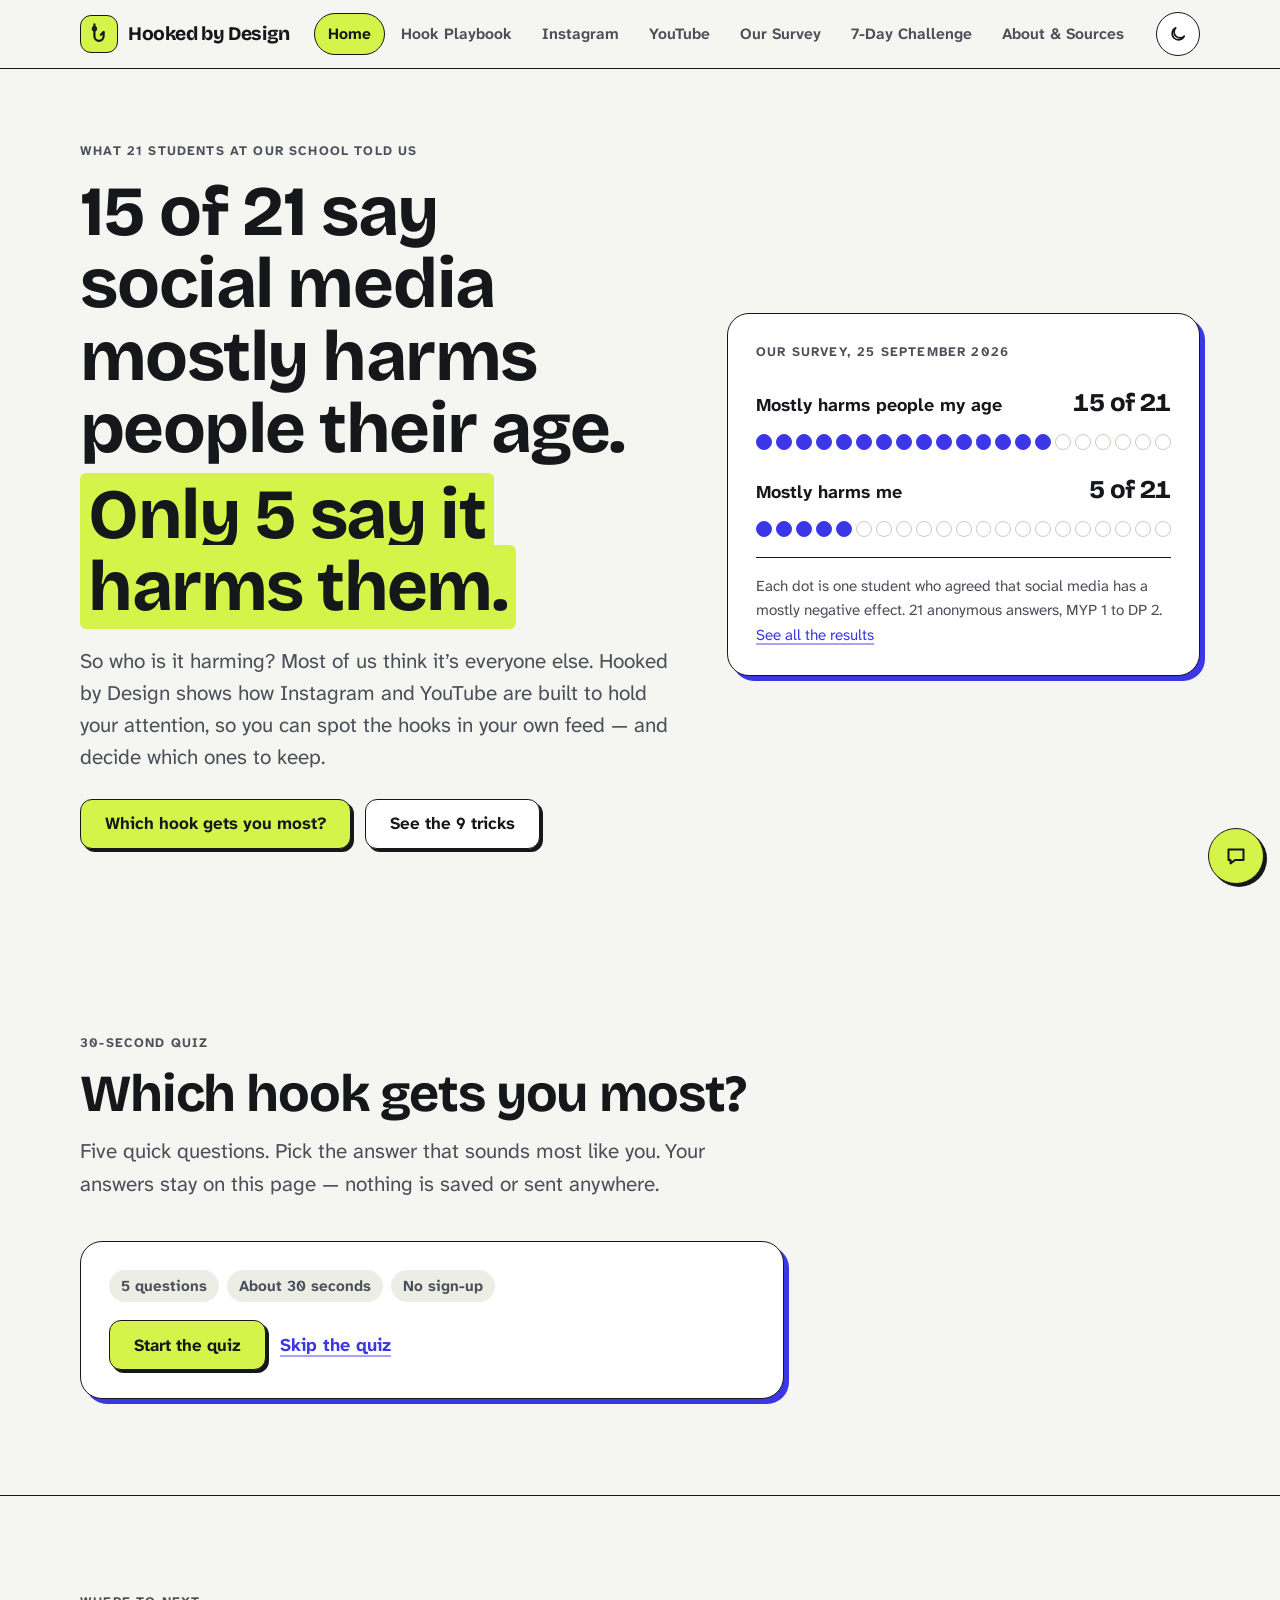
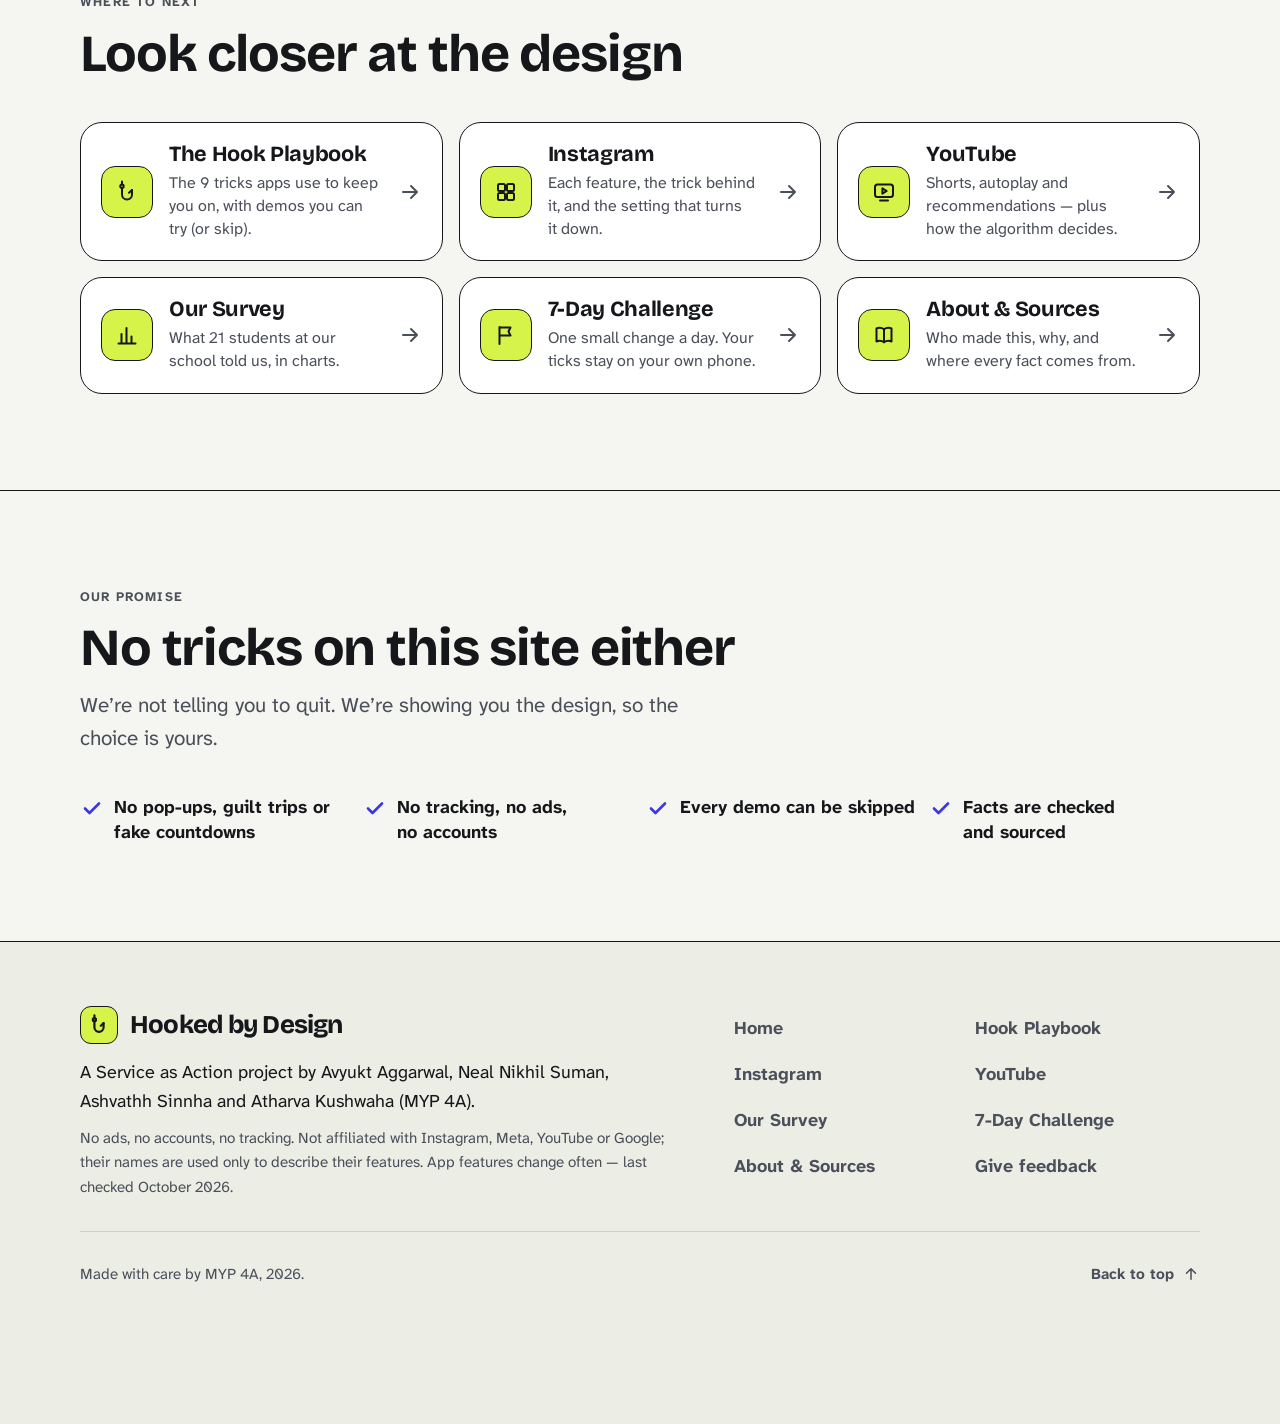
<file: index.html>
<!doctype html>
<html lang="en" class="no-js">
<head>
<meta charset="utf-8">
<meta name="viewport" content="width=device-width, initial-scale=1">
<title>Hooked by Design — how Instagram and YouTube hold your attention</title>
<meta name="description" content="A student guide to the design tricks in Instagram and YouTube: why they work, and how to switch them off or limit them. A Service as Action project by MYP 4 students.">
<meta property="og:title" content="Hooked by Design">
<meta property="og:description" content="A student guide to the design tricks in Instagram and YouTube: why they work, and how to switch them off or limit them. A Service as Action project by MYP 4 students.">
<meta property="og:type" content="website">
<meta property="og:site_name" content="Hooked by Design">
<meta name="twitter:card" content="summary_large_image">
<meta property="og:url" content="https://hooked-by-design.vercel.app/">
<meta property="og:image" content="https://hooked-by-design.vercel.app/assets/img/social-card.png">
<meta property="og:image:width" content="1200">
<meta property="og:image:height" content="630">
<meta property="og:image:alt" content="Hooked by Design: 15 of 21 students say social media mostly harms people their age, but only 5 say it harms them.">
<meta name="theme-color" content="#f5f6f1">
<link rel="canonical" href="https://hooked-by-design.vercel.app/">
<link rel="icon" href="assets/img/favicon.svg" type="image/svg+xml">
<link rel="apple-touch-icon" href="assets/img/apple-touch-icon.png">
<link rel="preload" href="assets/fonts/bricolage-grotesque.woff2" as="font" type="font/woff2" crossorigin>
<link rel="preload" href="assets/fonts/atkinson-hyperlegible-next.woff2" as="font" type="font/woff2" crossorigin>
<link rel="stylesheet" href="assets/css/style.css">
<script src="assets/js/theme.js"></script>
<script src="assets/js/site.js" defer></script>
<script src="assets/js/quiz.js" defer></script>
</head>
<body>
<a class="skip-link" href="#main">Skip to content</a>
<svg width="0" height="0" style="position:absolute" aria-hidden="true" focusable="false">
  <symbol id="i-hook" viewBox="0 0 24 24"><path d="M7 1.5v3"/><circle cx="7" cy="6.2" r="1.7"/><path d="M7 7.9v6.6a5 5 0 0 0 10 0V10"/><path d="M17 10l-3 2.8"/></symbol>
  <symbol id="i-dice" viewBox="0 0 24 24"><rect x="3.5" y="3.5" width="17" height="17" rx="4"/><circle cx="8.5" cy="8.5" r="1.4" fill="currentColor" stroke="none"/><circle cx="12" cy="12" r="1.4" fill="currentColor" stroke="none"/><circle cx="15.5" cy="15.5" r="1.4" fill="currentColor" stroke="none"/></symbol>
  <symbol id="i-infinity" viewBox="0 0 24 24"><path d="M12 12c-1.8-2.4-3.4-4-5.5-4a4 4 0 0 0 0 8c2.1 0 3.7-1.6 5.5-4zm0 0c1.8 2.4 3.4 4 5.5 4a4 4 0 0 0 0-8c-2.1 0-3.7 1.6-5.5 4z"/></symbol>
  <symbol id="i-heart" viewBox="0 0 24 24"><path d="M12 20s-8-4.9-8-10.6C4 6.9 5.9 5 8.2 5c1.6 0 3 .9 3.8 2.3C12.8 5.9 14.2 5 15.8 5 18.1 5 20 6.9 20 9.4 20 15.1 12 20 12 20z"/></symbol>
  <symbol id="i-target" viewBox="0 0 24 24"><circle cx="12" cy="12" r="8.5"/><circle cx="12" cy="12" r="4.5"/><circle cx="12" cy="12" r="1.3" fill="currentColor" stroke="none"/></symbol>
  <symbol id="i-bell" viewBox="0 0 24 24"><path d="M6.5 16.5v-5.2a5.5 5.5 0 0 1 11 0v5.2l1.6 2H4.9z"/><path d="M10 21h4"/></symbol>
  <symbol id="i-hourglass" viewBox="0 0 24 24"><path d="M6.5 3.5h11M6.5 20.5h11M8 3.5c0 4.4 8 4.6 8 8.5s-8 4.1-8 8.5M16 3.5c0 4.4-8 4.6-8 8.5s8 4.1 8 8.5"/></symbol>
  <symbol id="i-layers" viewBox="0 0 24 24"><path d="M12 3.5l8.5 4.6L12 12.7 3.5 8.1z"/><path d="M3.5 12.2l8.5 4.6 8.5-4.6"/><path d="M3.5 16.3l8.5 4.6 8.5-4.6"/></symbol>
  <symbol id="i-ring" viewBox="0 0 24 24"><path d="M12 3.5A8.5 8.5 0 1 1 3.5 12"/><circle cx="3.5" cy="12" r="1.6" fill="currentColor" stroke="none"/></symbol>
  <symbol id="i-eye" viewBox="0 0 24 24"><path d="M2.5 12s3.5-6.5 9.5-6.5 9.5 6.5 9.5 6.5-3.5 6.5-9.5 6.5S2.5 12 2.5 12z"/><circle cx="12" cy="12" r="3"/></symbol>
  <symbol id="i-arrow" viewBox="0 0 24 24"><path d="M5 12h14M13 6l6 6-6 6"/></symbol>
  <symbol id="i-arrow-down" viewBox="0 0 24 24"><path d="M12 5v14M6 13l6 6 6-6"/></symbol>
  <symbol id="i-arrow-up" viewBox="0 0 24 24"><path d="M12 19V5M6 11l6-6 6 6"/></symbol>
  <symbol id="i-menu" viewBox="0 0 24 24"><path d="M4 7h16M4 12h16M4 17h16"/></symbol>
  <symbol id="i-check" viewBox="0 0 24 24"><path d="M5 12.5l4.5 4.5L19 7.5"/></symbol>
  <symbol id="i-refresh" viewBox="0 0 24 24"><path d="M19.5 12a7.5 7.5 0 1 1-2.2-5.3"/><path d="M19.5 4.5v4h-4"/></symbol>
  <symbol id="i-play" viewBox="0 0 24 24"><path d="M8 5.5v13l10-6.5z"/></symbol>
  <symbol id="i-pause" viewBox="0 0 24 24"><path d="M9 5.5v13M15 5.5v13"/></symbol>
  <symbol id="i-comment" viewBox="0 0 24 24"><path d="M4.5 5.5h15V16H11l-4.5 3.5V16h-2z"/></symbol>
  <symbol id="i-share" viewBox="0 0 24 24"><circle cx="6.5" cy="12" r="2.5"/><circle cx="17.5" cy="6.5" r="2.5"/><circle cx="17.5" cy="17.5" r="2.5"/><path d="M8.7 10.9l6.6-3.3M8.7 13.1l6.6 3.3"/></symbol>
  <symbol id="i-mail" viewBox="0 0 24 24"><rect x="3.5" y="5.5" width="17" height="13" rx="3"/><path d="M4.5 7.5l7.5 5.5 7.5-5.5"/></symbol>
  <symbol id="i-home" viewBox="0 0 24 24"><path d="M4 11.2L12 4.5l8 6.7V20h-5.2v-5.5H9.2V20H4z"/></symbol>
  <symbol id="i-search" viewBox="0 0 24 24"><circle cx="11" cy="11" r="6.5"/><path d="M16 16l4.5 4.5"/></symbol>
  <symbol id="i-film" viewBox="0 0 24 24"><rect x="5" y="3.5" width="14" height="17" rx="3"/><path d="M10.2 9.2v5.6l4.4-2.8z"/></symbol>
  <symbol id="i-user" viewBox="0 0 24 24"><circle cx="12" cy="8.5" r="3.6"/><path d="M5 20c.8-3.8 3.6-5.6 7-5.6s6.2 1.8 7 5.6"/></symbol>
  <symbol id="i-moon" viewBox="0 0 24 24"><path d="M19.5 14.6A7.6 7.6 0 1 1 9.4 4.5a6.1 6.1 0 0 0 10.1 10.1z"/></symbol>
  <symbol id="i-sun" viewBox="0 0 24 24"><circle cx="12" cy="12" r="4"/><path d="M12 2.5v2M12 19.5v2M4.6 4.6L6 6M18 18l1.4 1.4M2.5 12h2M19.5 12h2M4.6 19.4L6 18M18 6l1.4-1.4"/></symbol>
  <symbol id="i-clock" viewBox="0 0 24 24"><circle cx="12" cy="12" r="8.5"/><path d="M12 7.5V12l3 2"/></symbol>
  <symbol id="i-star" viewBox="0 0 24 24"><path d="M12 3.8l2.5 5.2 5.7.8-4.1 4 1 5.6L12 16.7l-5.1 2.7 1-5.6-4.1-4 5.7-.8z"/></symbol>
  <symbol id="i-tag" viewBox="0 0 24 24"><path d="M3.5 12.5v-8h8l9 9-8 8z"/><circle cx="8" cy="9" r="1.4" fill="currentColor" stroke="none"/></symbol>
  <symbol id="i-empty" viewBox="0 0 24 24"><circle cx="12" cy="12" r="8" stroke-dasharray="2.5 3"/></symbol>
  <symbol id="i-phone" viewBox="0 0 24 24"><rect x="7" y="3" width="10" height="18" rx="2.6"/><path d="M11 17.5h2"/></symbol>
  <symbol id="i-ban" viewBox="0 0 24 24"><circle cx="12" cy="12" r="8.5"/><path d="M6 6l12 12"/></symbol>
  <symbol id="i-grid" viewBox="0 0 24 24"><rect x="4" y="4" width="7" height="7" rx="1.5"/><rect x="13" y="4" width="7" height="7" rx="1.5"/><rect x="4" y="13" width="7" height="7" rx="1.5"/><rect x="13" y="13" width="7" height="7" rx="1.5"/></symbol>
  <symbol id="i-tv" viewBox="0 0 24 24"><rect x="3" y="4.5" width="18" height="12.5" rx="2.5"/><path d="M8 20.5h8"/><path d="M10.4 8.3v5.4l4.3-2.7z"/></symbol>
  <symbol id="i-chart" viewBox="0 0 24 24"><path d="M3.5 20.5h17M6.5 20.5V11M11.5 20.5V5M16.5 20.5v-7"/></symbol>
  <symbol id="i-flag" viewBox="0 0 24 24"><path d="M5.5 21V4M5.5 4.5h11l-2 4 2 4h-11"/></symbol>
  <symbol id="i-book" viewBox="0 0 24 24"><path d="M4.5 5.5c2.5-1 5-1 7.5.8 2.5-1.8 5-1.8 7.5-.8v13c-2.5-1-5-1-7.5.8-2.5-1.8-5-1.8-7.5-.8z"/><path d="M12 6.3v13"/></symbol>
  <symbol id="i-sliders" viewBox="0 0 24 24"><path d="M4 7h10M18 7h2M4 17h4M12 17h8"/><circle cx="16" cy="7" r="2"/><circle cx="10" cy="17" r="2"/></symbol>
  <symbol id="i-people" viewBox="0 0 24 24"><circle cx="9" cy="8.5" r="3.2"/><path d="M3.5 19.5c.6-3.4 2.8-5 5.5-5s4.9 1.6 5.5 5"/><circle cx="16.5" cy="9.5" r="2.6"/><path d="M15.5 14.6c2.6 0 4.4 1.4 5 4.4"/></symbol>
  <symbol id="i-info" viewBox="0 0 24 24"><circle cx="12" cy="12" r="8.5"/><path d="M12 11v5.5M12 7.6v.2"/></symbol>
  <symbol id="i-x" viewBox="0 0 24 24"><path d="M6 6l12 12M18 6L6 18"/></symbol>
  <symbol id="i-calendar" viewBox="0 0 24 24"><rect x="3.5" y="5" width="17" height="15.5" rx="3"/><path d="M3.5 10h17M8 3v4M16 3v4"/></symbol>
  <symbol id="i-ball" viewBox="0 0 24 24"><circle cx="12" cy="12" r="8.5"/><path d="M12 8l3.6 2.6-1.4 4.3H9.8l-1.4-4.3z"/><path d="M12 3.5V8M15.6 10.6l4.5-1.4M14.2 14.9l2.7 3.8M9.8 14.9l-2.7 3.8M8.4 10.6L3.9 9.2"/></symbol>
  <symbol id="i-pad" viewBox="0 0 24 24"><path d="M7 8h10a4 4 0 0 1 3.9 4.9l-.8 3.4a2.5 2.5 0 0 1-4.2 1.2L14 15.5h-4l-1.9 2a2.5 2.5 0 0 1-4.2-1.2l-.8-3.4A4 4 0 0 1 7 8z"/><path d="M8 11v3M6.5 12.5h3"/><circle cx="16" cy="12.5" r="1.1" fill="currentColor" stroke="none"/></symbol>
  <symbol id="i-pan" viewBox="0 0 24 24"><circle cx="10" cy="13" r="6"/><path d="M16 13h5.5"/><path d="M8 6.5c0-1.2 1-1.6 1-2.8M11.5 6.5c0-1.2 1-1.6 1-2.8"/></symbol>
  <symbol id="i-note" viewBox="0 0 24 24"><path d="M9 17.5V6l10-2v11.5"/><circle cx="6.5" cy="17.5" r="2.5"/><circle cx="16.5" cy="15.5" r="2.5"/></symbol>
  <symbol id="i-flask" viewBox="0 0 24 24"><path d="M9 3.5h6M10.2 3.5v6.2L4.8 19.2a1 1 0 0 0 .9 1.3h12.6a1 1 0 0 0 .9-1.3l-5.4-9.5V3.5"/><path d="M7.5 15h9"/></symbol>
  <symbol id="i-smile" viewBox="0 0 24 24"><circle cx="12" cy="12" r="8.5"/><path d="M8.5 14c1 1.5 2.2 2.2 3.5 2.2s2.5-.7 3.5-2.2"/><path d="M9 9.5v.6M15 9.5v.6"/></symbol>
</svg>
<header class="site-header">
  <div class="wrap header-bar">
    <a class="brand" href="index.html">
      <span class="brand-mark"><svg class="icon" aria-hidden="true"><use href="#i-hook"/></svg></span>
      <span>Hooked by Design</span>
    </a>
    <div class="header-tools">
      <button class="theme-toggle" type="button" aria-pressed="false" data-theme-toggle>
        <svg class="icon icon-moon" aria-hidden="true"><use href="#i-moon"/></svg>
        <svg class="icon icon-sun" aria-hidden="true"><use href="#i-sun"/></svg>
        <span class="visually-hidden">Dark mode</span>
      </button>
      <button class="menu-button" type="button" aria-expanded="false" aria-controls="site-nav" data-menu-button>
        <svg class="icon" aria-hidden="true"><use href="#i-menu"/></svg><span data-menu-label>Menu</span>
      </button>
    </div>
    <nav id="site-nav" class="site-nav" aria-label="Main">
      <ul>
        <li><a href="index.html" aria-current="page">Home <span class="nav-hint">Quiz and our headline finding</span></a></li>
        <li><a href="playbook.html">Hook Playbook <span class="nav-hint">9 tricks, with demos</span></a></li>
        <li><a href="instagram.html">Instagram <span class="nav-hint">Settings, step by step</span></a></li>
        <li><a href="youtube.html">YouTube <span class="nav-hint">Settings and the algorithm</span></a></li>
        <li><a href="survey.html">Our Survey <span class="nav-hint">21 students, in charts</span></a></li>
        <li><a href="challenge.html">7-Day Challenge <span class="nav-hint">One change a day</span></a></li>
        <li><a href="about.html">About &amp; Sources <span class="nav-hint">Who we are, where facts come from</span></a></li>
      </ul>
    </nav>
  </div>
</header>
<main id="main">

  <section class="hero home-hero">
    <div class="wrap hero-grid">
      <div class="hero-copy">
        <p class="eyebrow">What 21 students at our school told us</p>
        <h1>15 of 21 say social media mostly harms people their age. <span class="second"><span class="hl">Only 5 say it harms them.</span></span></h1>
        <p class="lede">So who is it harming? Most of us think it’s everyone else. Hooked by Design shows how Instagram and YouTube are built to hold your attention, so you can spot the hooks in your own feed — and decide which ones to keep.</p>
        <div class="btn-row" style="margin-top: 24px">
          <a class="btn btn-primary" href="#quiz">Which hook gets you most?</a>
          <a class="btn" href="playbook.html">See the 9 tricks</a>
        </div>
      </div>

      <figure class="finding card card-pop">
        <p class="eyebrow">Our survey, 25 September 2026</p>
        <div class="finding-row">
          <p class="finding-label"><span>Mostly harms people my age</span> <span class="finding-count">15 of 21</span></p>
          <div class="dots" aria-hidden="true">
            <span class="dot on"></span><span class="dot on"></span><span class="dot on"></span><span class="dot on"></span><span class="dot on"></span><span class="dot on"></span><span class="dot on"></span><span class="dot on"></span><span class="dot on"></span><span class="dot on"></span><span class="dot on"></span><span class="dot on"></span><span class="dot on"></span><span class="dot on"></span><span class="dot on"></span><span class="dot"></span><span class="dot"></span><span class="dot"></span><span class="dot"></span><span class="dot"></span><span class="dot"></span>
          </div>
        </div>
        <div class="finding-row">
          <p class="finding-label"><span>Mostly harms me</span> <span class="finding-count">5 of 21</span></p>
          <div class="dots" aria-hidden="true">
            <span class="dot on"></span><span class="dot on"></span><span class="dot on"></span><span class="dot on"></span><span class="dot on"></span><span class="dot"></span><span class="dot"></span><span class="dot"></span><span class="dot"></span><span class="dot"></span><span class="dot"></span><span class="dot"></span><span class="dot"></span><span class="dot"></span><span class="dot"></span><span class="dot"></span><span class="dot"></span><span class="dot"></span><span class="dot"></span><span class="dot"></span><span class="dot"></span>
          </div>
        </div>
        <figcaption class="finding-cap">Each dot is one student who agreed that social media has a mostly negative effect. 21 anonymous answers, MYP 1 to DP 2. <a href="survey.html">See all the results</a></figcaption>
      </figure>
    </div>
  </section>

  <section class="section" id="quiz" aria-labelledby="quiz-h">
    <div class="wrap">
      <div class="section-head">
        <p class="eyebrow">30-second quiz</p>
        <h2 id="quiz-h">Which hook gets you most?</h2>
        <p class="lede">Five quick questions. Pick the answer that sounds most like you. Your answers stay on this page — nothing is saved or sent anywhere.</p>
      </div>

      <div class="quiz card card-pop" data-quiz>
        <div class="quiz-start" data-quiz-step="start">
          <p class="quiz-meta"><span>5 questions</span><span>About 30 seconds</span><span>No sign-up</span></p>
          <div class="btn-row">
            <button class="btn btn-primary" type="button" data-quiz-start>Start the quiz</button>
            <a class="skip" href="#explore">Skip the quiz</a>
          </div>
        </div>

        <div data-quiz-step="question" hidden>
          <p class="quiz-progress" data-quiz-progress>Question 1 of 5</p>
          <h3 class="quiz-question" data-quiz-question tabindex="-1">Question</h3>
          <div class="quiz-options" data-quiz-options></div>
        </div>

        <div class="quiz-result" data-quiz-step="result" hidden>
          <p class="eyebrow">Your strongest hook</p>
          <h3 class="result-title" data-quiz-result-title tabindex="-1">Result</h3>
          <p data-quiz-result-text></p>
          <p class="muted small" data-quiz-runner-up></p>
          <div class="result-actions">
            <a class="btn btn-primary" href="playbook.html" data-quiz-read>Read about this hook</a>
            <a class="btn" href="playbook.html" data-quiz-fix>Turn it down</a>
            <button class="btn btn-small" type="button" data-quiz-restart>Take it again</button>
          </div>
          <p class="small muted">Everyone gets pulled by something — that’s what the design is for. This quiz isn’t a diagnosis, just a place to start.</p>
        </div>

        <p class="noscript-note">The quiz needs JavaScript switched on. You can still <a href="playbook.html">read about all 9 hooks</a>.</p>
      </div>
    </div>
  </section>

  <section class="section" id="explore" aria-labelledby="explore-h">
    <div class="wrap">
      <div class="section-head">
        <p class="eyebrow">Where to next</p>
        <h2 id="explore-h">Look closer at the design</h2>
      </div>
      <ul class="routes">
        <li>
          <a class="route" href="playbook.html">
            <span class="route-icon"><svg class="icon" aria-hidden="true"><use href="#i-hook"/></svg></span>
            <span class="route-title">The Hook Playbook</span>
            <span class="route-desc">The 9 tricks apps use to keep you on, with demos you can try (or skip).</span>
            <svg class="icon route-go" aria-hidden="true"><use href="#i-arrow"/></svg>
          </a>
        </li>
        <li>
          <a class="route" href="instagram.html">
            <span class="route-icon"><svg class="icon" aria-hidden="true"><use href="#i-grid"/></svg></span>
            <span class="route-title">Instagram</span>
            <span class="route-desc">Each feature, the trick behind it, and the setting that turns it down.</span>
            <svg class="icon route-go" aria-hidden="true"><use href="#i-arrow"/></svg>
          </a>
        </li>
        <li>
          <a class="route" href="youtube.html">
            <span class="route-icon"><svg class="icon" aria-hidden="true"><use href="#i-tv"/></svg></span>
            <span class="route-title">YouTube</span>
            <span class="route-desc">Shorts, autoplay and recommendations — plus how the algorithm decides.</span>
            <svg class="icon route-go" aria-hidden="true"><use href="#i-arrow"/></svg>
          </a>
        </li>
        <li>
          <a class="route" href="survey.html">
            <span class="route-icon"><svg class="icon" aria-hidden="true"><use href="#i-chart"/></svg></span>
            <span class="route-title">Our Survey</span>
            <span class="route-desc">What 21 students at our school told us, in charts.</span>
            <svg class="icon route-go" aria-hidden="true"><use href="#i-arrow"/></svg>
          </a>
        </li>
        <li>
          <a class="route" href="challenge.html">
            <span class="route-icon"><svg class="icon" aria-hidden="true"><use href="#i-flag"/></svg></span>
            <span class="route-title">7-Day Challenge</span>
            <span class="route-desc">One small change a day. Your ticks stay on your own phone.</span>
            <svg class="icon route-go" aria-hidden="true"><use href="#i-arrow"/></svg>
          </a>
        </li>
        <li>
          <a class="route" href="about.html">
            <span class="route-icon"><svg class="icon" aria-hidden="true"><use href="#i-book"/></svg></span>
            <span class="route-title">About &amp; Sources</span>
            <span class="route-desc">Who made this, why, and where every fact comes from.</span>
            <svg class="icon route-go" aria-hidden="true"><use href="#i-arrow"/></svg>
          </a>
        </li>
      </ul>
    </div>
  </section>

  <section class="section" aria-labelledby="promise-h">
    <div class="wrap">
      <div class="section-head">
        <p class="eyebrow">Our promise</p>
        <h2 id="promise-h">No tricks on this site either</h2>
        <p class="lede">We’re not telling you to quit. We’re showing you the design, so the choice is yours.</p>
      </div>
      <ul class="promise-list">
        <li><svg class="icon" aria-hidden="true"><use href="#i-check"/></svg>No pop-ups, guilt trips or fake countdowns</li>
        <li><svg class="icon" aria-hidden="true"><use href="#i-check"/></svg>No tracking, no ads, no accounts</li>
        <li><svg class="icon" aria-hidden="true"><use href="#i-check"/></svg>Every demo can be skipped</li>
        <li><svg class="icon" aria-hidden="true"><use href="#i-check"/></svg>Facts are checked and sourced</li>
      </ul>
    </div>
  </section>

</main>
<footer class="site-footer">
  <div class="wrap footer-grid">
    <div>
      <p class="footer-brand"><span class="brand-mark" aria-hidden="true"><svg class="icon"><use href="#i-hook"/></svg></span>Hooked by Design</p>
      <p>A Service as Action project by Avyukt Aggarwal, Neal Nikhil Suman, Ashvathh Sinnha and Atharva Kushwaha (MYP 4A).</p>
      <p class="footer-small">No ads, no accounts, no tracking. Not affiliated with Instagram, Meta, YouTube or Google; their names are used only to describe their features. App features change often &mdash; last checked October 2026.</p>
    </div>
    <nav aria-label="Footer">
      <ul class="footer-links">
          <li><a href="index.html">Home</a></li>
          <li><a href="playbook.html">Hook Playbook</a></li>
          <li><a href="instagram.html">Instagram</a></li>
          <li><a href="youtube.html">YouTube</a></li>
          <li><a href="survey.html">Our Survey</a></li>
          <li><a href="challenge.html">7-Day Challenge</a></li>
          <li><a href="about.html">About &amp; Sources</a></li>
          <li><a href="feedback.html">Give feedback</a></li>
      </ul>
    </nav>
  </div>
  <div class="wrap footer-bottom">
    <p>Made with care by MYP 4A, 2026.</p>
    <a class="to-top" href="#top">Back to top <svg class="icon" aria-hidden="true"><use href="#i-arrow-up"/></svg></a>
  </div>
</footer>
<aside aria-label="Feedback"><a class="fab" href="feedback.html"><svg class="icon" aria-hidden="true"><use href="#i-comment"/></svg><span class="fab-label">Give feedback</span></a></aside>
</body>
</html>
</file>
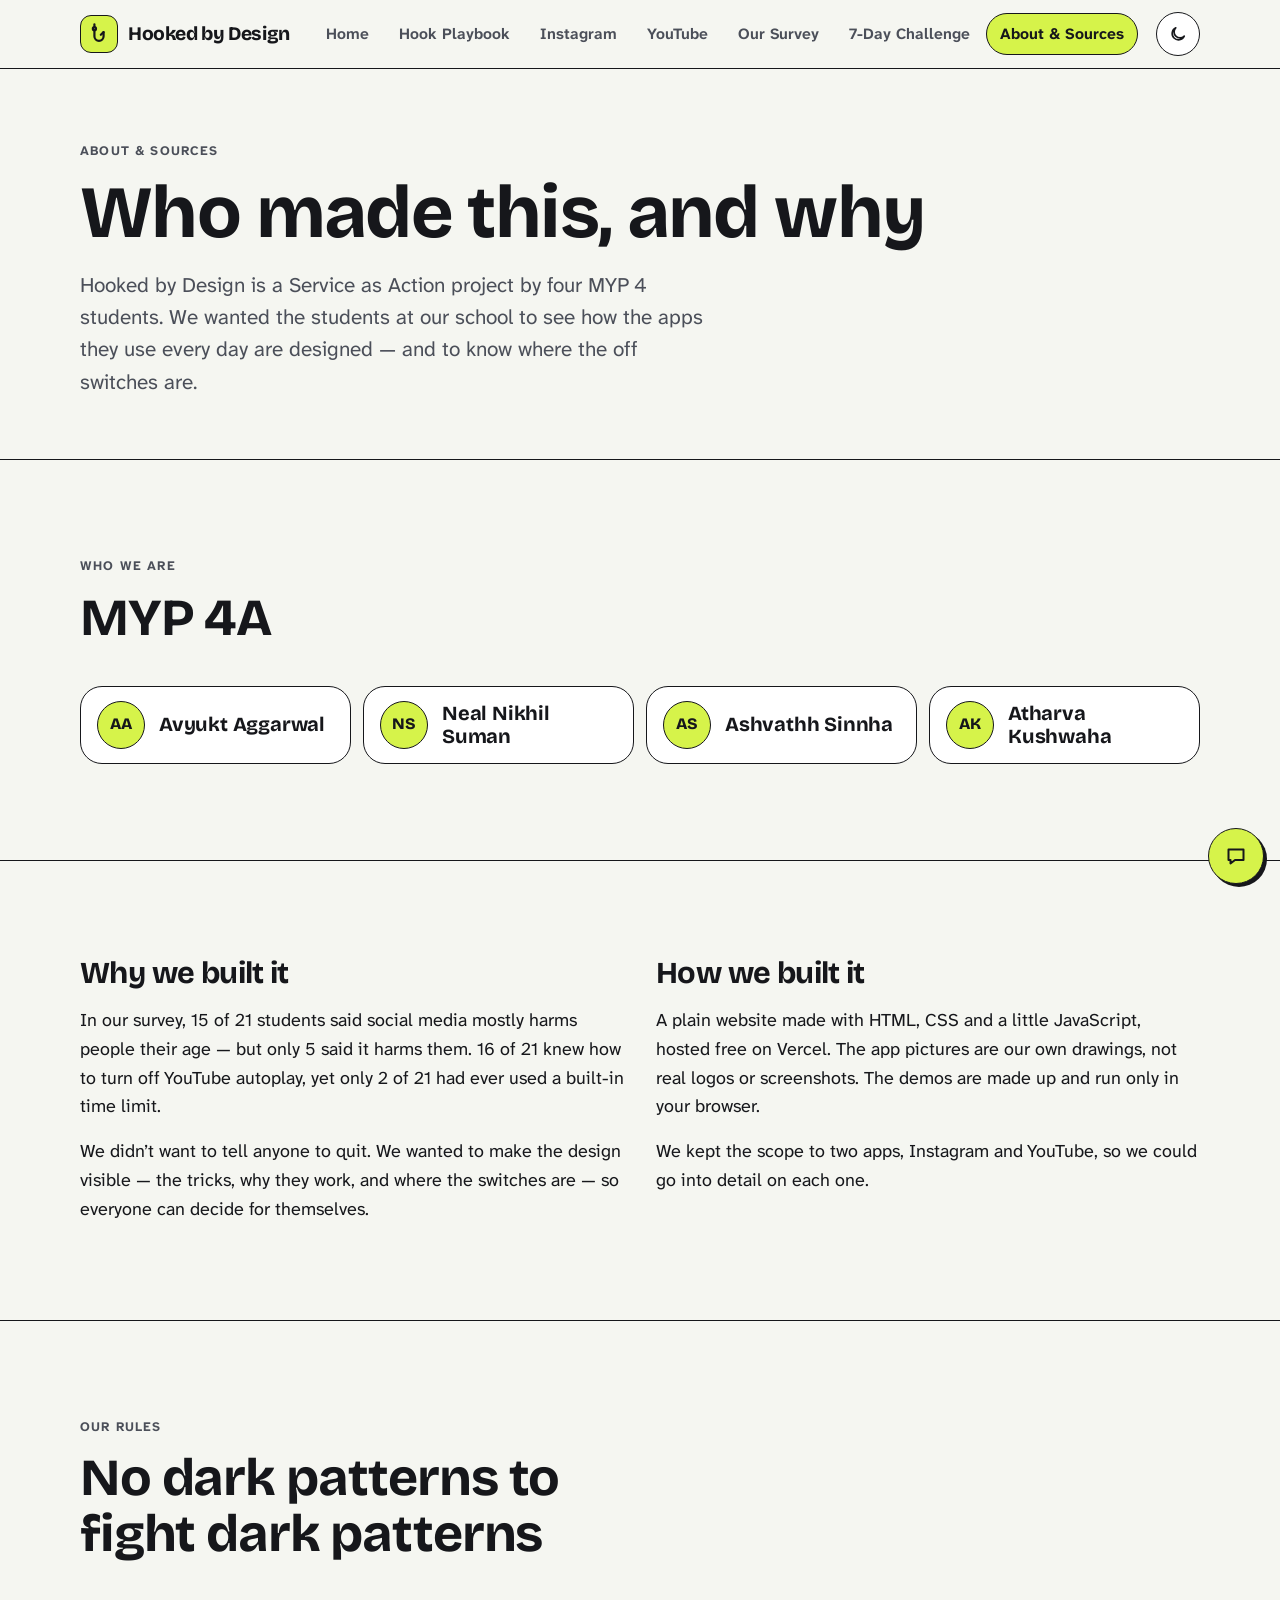
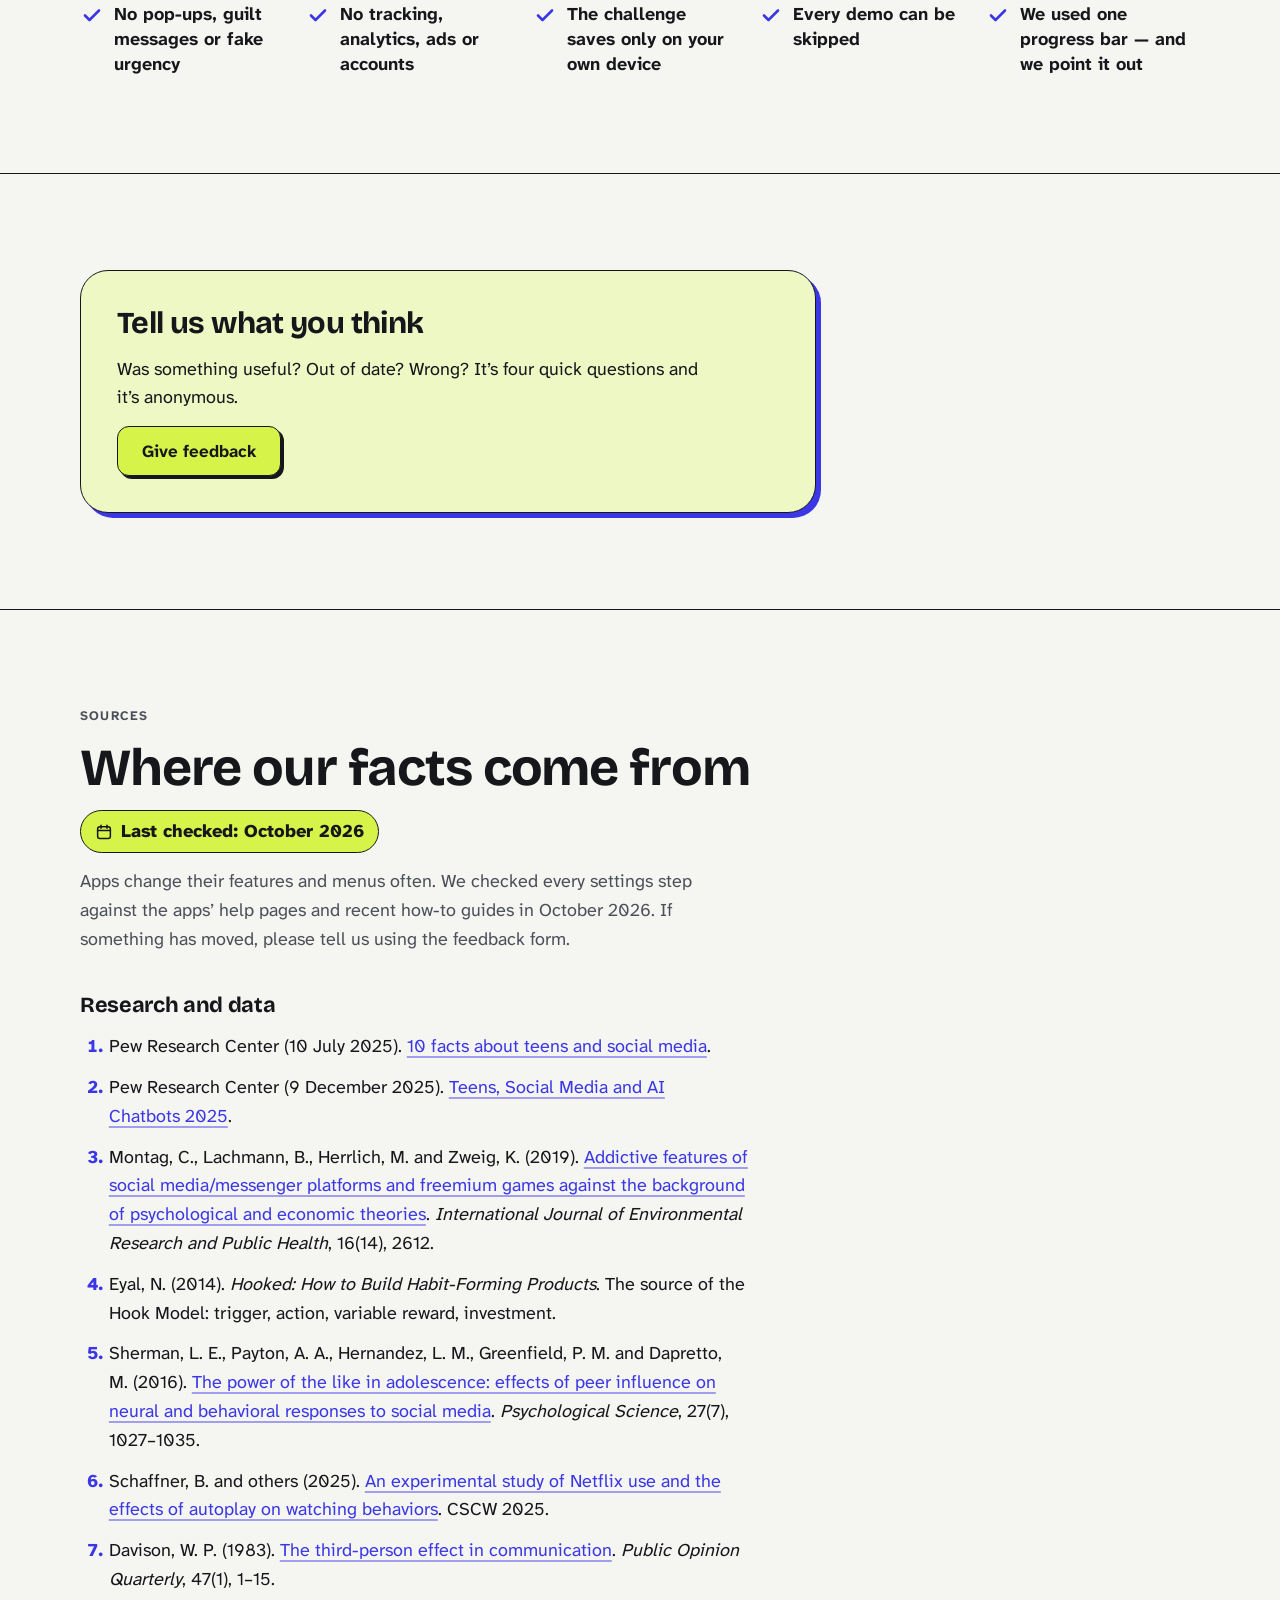
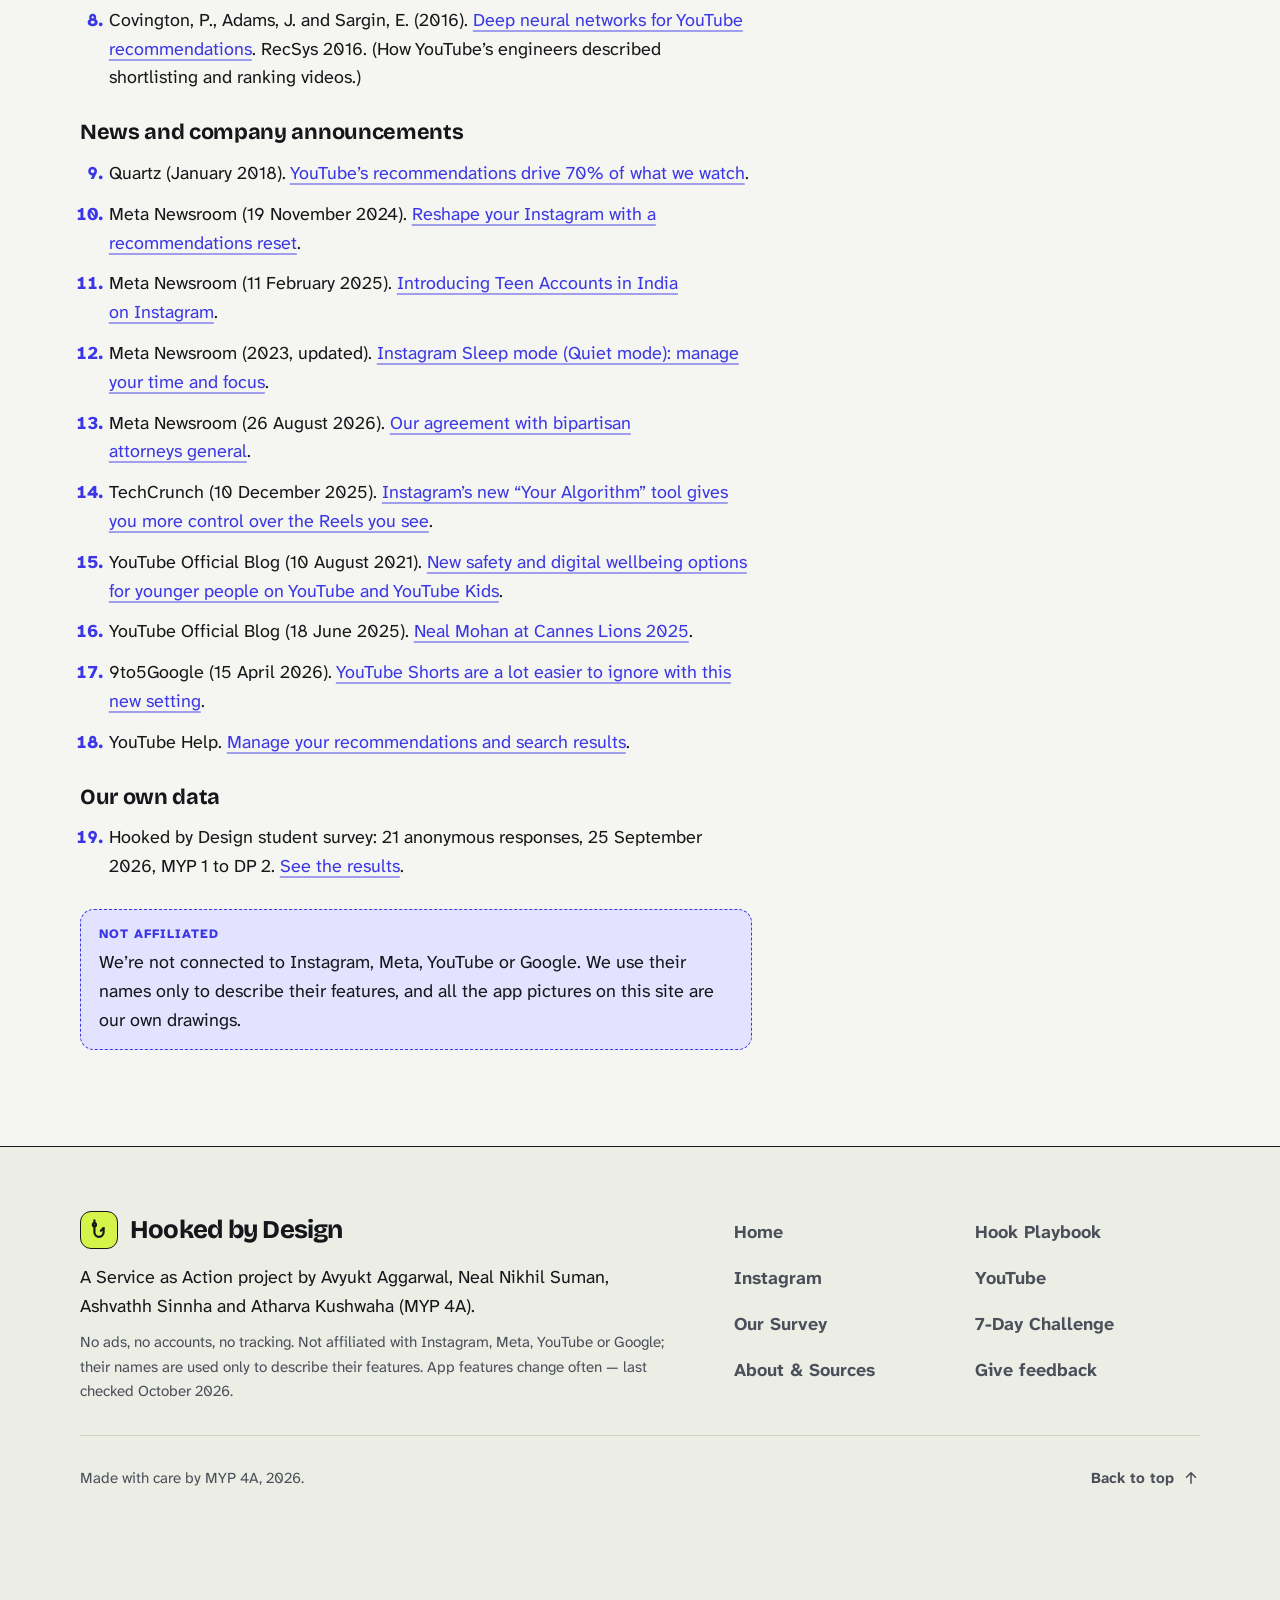
<file: about.html>
<!doctype html>
<html lang="en" class="no-js">
<head>
<meta charset="utf-8">
<meta name="viewport" content="width=device-width, initial-scale=1">
<title>About and sources — Hooked by Design</title>
<meta name="description" content="Who made Hooked by Design, why we built it as our MYP 4 Service as Action project, our rules for the site, and every source we used.">
<meta property="og:title" content="About Hooked by Design">
<meta property="og:description" content="Who made Hooked by Design, why we built it as our MYP 4 Service as Action project, our rules for the site, and every source we used.">
<meta property="og:type" content="website">
<meta property="og:site_name" content="Hooked by Design">
<meta name="twitter:card" content="summary_large_image">
<meta property="og:url" content="https://hooked-by-design.vercel.app/about.html">
<meta property="og:image" content="https://hooked-by-design.vercel.app/assets/img/social-card.png">
<meta property="og:image:width" content="1200">
<meta property="og:image:height" content="630">
<meta property="og:image:alt" content="Hooked by Design: 15 of 21 students say social media mostly harms people their age, but only 5 say it harms them.">
<meta name="theme-color" content="#f5f6f1">
<link rel="canonical" href="https://hooked-by-design.vercel.app/about.html">
<link rel="icon" href="assets/img/favicon.svg" type="image/svg+xml">
<link rel="apple-touch-icon" href="assets/img/apple-touch-icon.png">
<link rel="preload" href="assets/fonts/bricolage-grotesque.woff2" as="font" type="font/woff2" crossorigin>
<link rel="preload" href="assets/fonts/atkinson-hyperlegible-next.woff2" as="font" type="font/woff2" crossorigin>
<link rel="stylesheet" href="assets/css/style.css">
<script src="assets/js/theme.js"></script>
<script src="assets/js/site.js" defer></script>
</head>
<body>
<a class="skip-link" href="#main">Skip to content</a>
<svg width="0" height="0" style="position:absolute" aria-hidden="true" focusable="false">
  <symbol id="i-hook" viewBox="0 0 24 24"><path d="M7 1.5v3"/><circle cx="7" cy="6.2" r="1.7"/><path d="M7 7.9v6.6a5 5 0 0 0 10 0V10"/><path d="M17 10l-3 2.8"/></symbol>
  <symbol id="i-dice" viewBox="0 0 24 24"><rect x="3.5" y="3.5" width="17" height="17" rx="4"/><circle cx="8.5" cy="8.5" r="1.4" fill="currentColor" stroke="none"/><circle cx="12" cy="12" r="1.4" fill="currentColor" stroke="none"/><circle cx="15.5" cy="15.5" r="1.4" fill="currentColor" stroke="none"/></symbol>
  <symbol id="i-infinity" viewBox="0 0 24 24"><path d="M12 12c-1.8-2.4-3.4-4-5.5-4a4 4 0 0 0 0 8c2.1 0 3.7-1.6 5.5-4zm0 0c1.8 2.4 3.4 4 5.5 4a4 4 0 0 0 0-8c-2.1 0-3.7 1.6-5.5 4z"/></symbol>
  <symbol id="i-heart" viewBox="0 0 24 24"><path d="M12 20s-8-4.9-8-10.6C4 6.9 5.9 5 8.2 5c1.6 0 3 .9 3.8 2.3C12.8 5.9 14.2 5 15.8 5 18.1 5 20 6.9 20 9.4 20 15.1 12 20 12 20z"/></symbol>
  <symbol id="i-target" viewBox="0 0 24 24"><circle cx="12" cy="12" r="8.5"/><circle cx="12" cy="12" r="4.5"/><circle cx="12" cy="12" r="1.3" fill="currentColor" stroke="none"/></symbol>
  <symbol id="i-bell" viewBox="0 0 24 24"><path d="M6.5 16.5v-5.2a5.5 5.5 0 0 1 11 0v5.2l1.6 2H4.9z"/><path d="M10 21h4"/></symbol>
  <symbol id="i-hourglass" viewBox="0 0 24 24"><path d="M6.5 3.5h11M6.5 20.5h11M8 3.5c0 4.4 8 4.6 8 8.5s-8 4.1-8 8.5M16 3.5c0 4.4-8 4.6-8 8.5s8 4.1 8 8.5"/></symbol>
  <symbol id="i-layers" viewBox="0 0 24 24"><path d="M12 3.5l8.5 4.6L12 12.7 3.5 8.1z"/><path d="M3.5 12.2l8.5 4.6 8.5-4.6"/><path d="M3.5 16.3l8.5 4.6 8.5-4.6"/></symbol>
  <symbol id="i-ring" viewBox="0 0 24 24"><path d="M12 3.5A8.5 8.5 0 1 1 3.5 12"/><circle cx="3.5" cy="12" r="1.6" fill="currentColor" stroke="none"/></symbol>
  <symbol id="i-eye" viewBox="0 0 24 24"><path d="M2.5 12s3.5-6.5 9.5-6.5 9.5 6.5 9.5 6.5-3.5 6.5-9.5 6.5S2.5 12 2.5 12z"/><circle cx="12" cy="12" r="3"/></symbol>
  <symbol id="i-arrow" viewBox="0 0 24 24"><path d="M5 12h14M13 6l6 6-6 6"/></symbol>
  <symbol id="i-arrow-down" viewBox="0 0 24 24"><path d="M12 5v14M6 13l6 6 6-6"/></symbol>
  <symbol id="i-arrow-up" viewBox="0 0 24 24"><path d="M12 19V5M6 11l6-6 6 6"/></symbol>
  <symbol id="i-menu" viewBox="0 0 24 24"><path d="M4 7h16M4 12h16M4 17h16"/></symbol>
  <symbol id="i-check" viewBox="0 0 24 24"><path d="M5 12.5l4.5 4.5L19 7.5"/></symbol>
  <symbol id="i-refresh" viewBox="0 0 24 24"><path d="M19.5 12a7.5 7.5 0 1 1-2.2-5.3"/><path d="M19.5 4.5v4h-4"/></symbol>
  <symbol id="i-play" viewBox="0 0 24 24"><path d="M8 5.5v13l10-6.5z"/></symbol>
  <symbol id="i-pause" viewBox="0 0 24 24"><path d="M9 5.5v13M15 5.5v13"/></symbol>
  <symbol id="i-comment" viewBox="0 0 24 24"><path d="M4.5 5.5h15V16H11l-4.5 3.5V16h-2z"/></symbol>
  <symbol id="i-share" viewBox="0 0 24 24"><circle cx="6.5" cy="12" r="2.5"/><circle cx="17.5" cy="6.5" r="2.5"/><circle cx="17.5" cy="17.5" r="2.5"/><path d="M8.7 10.9l6.6-3.3M8.7 13.1l6.6 3.3"/></symbol>
  <symbol id="i-mail" viewBox="0 0 24 24"><rect x="3.5" y="5.5" width="17" height="13" rx="3"/><path d="M4.5 7.5l7.5 5.5 7.5-5.5"/></symbol>
  <symbol id="i-home" viewBox="0 0 24 24"><path d="M4 11.2L12 4.5l8 6.7V20h-5.2v-5.5H9.2V20H4z"/></symbol>
  <symbol id="i-search" viewBox="0 0 24 24"><circle cx="11" cy="11" r="6.5"/><path d="M16 16l4.5 4.5"/></symbol>
  <symbol id="i-film" viewBox="0 0 24 24"><rect x="5" y="3.5" width="14" height="17" rx="3"/><path d="M10.2 9.2v5.6l4.4-2.8z"/></symbol>
  <symbol id="i-user" viewBox="0 0 24 24"><circle cx="12" cy="8.5" r="3.6"/><path d="M5 20c.8-3.8 3.6-5.6 7-5.6s6.2 1.8 7 5.6"/></symbol>
  <symbol id="i-moon" viewBox="0 0 24 24"><path d="M19.5 14.6A7.6 7.6 0 1 1 9.4 4.5a6.1 6.1 0 0 0 10.1 10.1z"/></symbol>
  <symbol id="i-sun" viewBox="0 0 24 24"><circle cx="12" cy="12" r="4"/><path d="M12 2.5v2M12 19.5v2M4.6 4.6L6 6M18 18l1.4 1.4M2.5 12h2M19.5 12h2M4.6 19.4L6 18M18 6l1.4-1.4"/></symbol>
  <symbol id="i-clock" viewBox="0 0 24 24"><circle cx="12" cy="12" r="8.5"/><path d="M12 7.5V12l3 2"/></symbol>
  <symbol id="i-star" viewBox="0 0 24 24"><path d="M12 3.8l2.5 5.2 5.7.8-4.1 4 1 5.6L12 16.7l-5.1 2.7 1-5.6-4.1-4 5.7-.8z"/></symbol>
  <symbol id="i-tag" viewBox="0 0 24 24"><path d="M3.5 12.5v-8h8l9 9-8 8z"/><circle cx="8" cy="9" r="1.4" fill="currentColor" stroke="none"/></symbol>
  <symbol id="i-empty" viewBox="0 0 24 24"><circle cx="12" cy="12" r="8" stroke-dasharray="2.5 3"/></symbol>
  <symbol id="i-phone" viewBox="0 0 24 24"><rect x="7" y="3" width="10" height="18" rx="2.6"/><path d="M11 17.5h2"/></symbol>
  <symbol id="i-ban" viewBox="0 0 24 24"><circle cx="12" cy="12" r="8.5"/><path d="M6 6l12 12"/></symbol>
  <symbol id="i-grid" viewBox="0 0 24 24"><rect x="4" y="4" width="7" height="7" rx="1.5"/><rect x="13" y="4" width="7" height="7" rx="1.5"/><rect x="4" y="13" width="7" height="7" rx="1.5"/><rect x="13" y="13" width="7" height="7" rx="1.5"/></symbol>
  <symbol id="i-tv" viewBox="0 0 24 24"><rect x="3" y="4.5" width="18" height="12.5" rx="2.5"/><path d="M8 20.5h8"/><path d="M10.4 8.3v5.4l4.3-2.7z"/></symbol>
  <symbol id="i-chart" viewBox="0 0 24 24"><path d="M3.5 20.5h17M6.5 20.5V11M11.5 20.5V5M16.5 20.5v-7"/></symbol>
  <symbol id="i-flag" viewBox="0 0 24 24"><path d="M5.5 21V4M5.5 4.5h11l-2 4 2 4h-11"/></symbol>
  <symbol id="i-book" viewBox="0 0 24 24"><path d="M4.5 5.5c2.5-1 5-1 7.5.8 2.5-1.8 5-1.8 7.5-.8v13c-2.5-1-5-1-7.5.8-2.5-1.8-5-1.8-7.5-.8z"/><path d="M12 6.3v13"/></symbol>
  <symbol id="i-sliders" viewBox="0 0 24 24"><path d="M4 7h10M18 7h2M4 17h4M12 17h8"/><circle cx="16" cy="7" r="2"/><circle cx="10" cy="17" r="2"/></symbol>
  <symbol id="i-people" viewBox="0 0 24 24"><circle cx="9" cy="8.5" r="3.2"/><path d="M3.5 19.5c.6-3.4 2.8-5 5.5-5s4.9 1.6 5.5 5"/><circle cx="16.5" cy="9.5" r="2.6"/><path d="M15.5 14.6c2.6 0 4.4 1.4 5 4.4"/></symbol>
  <symbol id="i-info" viewBox="0 0 24 24"><circle cx="12" cy="12" r="8.5"/><path d="M12 11v5.5M12 7.6v.2"/></symbol>
  <symbol id="i-x" viewBox="0 0 24 24"><path d="M6 6l12 12M18 6L6 18"/></symbol>
  <symbol id="i-calendar" viewBox="0 0 24 24"><rect x="3.5" y="5" width="17" height="15.5" rx="3"/><path d="M3.5 10h17M8 3v4M16 3v4"/></symbol>
  <symbol id="i-ball" viewBox="0 0 24 24"><circle cx="12" cy="12" r="8.5"/><path d="M12 8l3.6 2.6-1.4 4.3H9.8l-1.4-4.3z"/><path d="M12 3.5V8M15.6 10.6l4.5-1.4M14.2 14.9l2.7 3.8M9.8 14.9l-2.7 3.8M8.4 10.6L3.9 9.2"/></symbol>
  <symbol id="i-pad" viewBox="0 0 24 24"><path d="M7 8h10a4 4 0 0 1 3.9 4.9l-.8 3.4a2.5 2.5 0 0 1-4.2 1.2L14 15.5h-4l-1.9 2a2.5 2.5 0 0 1-4.2-1.2l-.8-3.4A4 4 0 0 1 7 8z"/><path d="M8 11v3M6.5 12.5h3"/><circle cx="16" cy="12.5" r="1.1" fill="currentColor" stroke="none"/></symbol>
  <symbol id="i-pan" viewBox="0 0 24 24"><circle cx="10" cy="13" r="6"/><path d="M16 13h5.5"/><path d="M8 6.5c0-1.2 1-1.6 1-2.8M11.5 6.5c0-1.2 1-1.6 1-2.8"/></symbol>
  <symbol id="i-note" viewBox="0 0 24 24"><path d="M9 17.5V6l10-2v11.5"/><circle cx="6.5" cy="17.5" r="2.5"/><circle cx="16.5" cy="15.5" r="2.5"/></symbol>
  <symbol id="i-flask" viewBox="0 0 24 24"><path d="M9 3.5h6M10.2 3.5v6.2L4.8 19.2a1 1 0 0 0 .9 1.3h12.6a1 1 0 0 0 .9-1.3l-5.4-9.5V3.5"/><path d="M7.5 15h9"/></symbol>
  <symbol id="i-smile" viewBox="0 0 24 24"><circle cx="12" cy="12" r="8.5"/><path d="M8.5 14c1 1.5 2.2 2.2 3.5 2.2s2.5-.7 3.5-2.2"/><path d="M9 9.5v.6M15 9.5v.6"/></symbol>
</svg>
<header class="site-header">
  <div class="wrap header-bar">
    <a class="brand" href="index.html">
      <span class="brand-mark"><svg class="icon" aria-hidden="true"><use href="#i-hook"/></svg></span>
      <span>Hooked by Design</span>
    </a>
    <div class="header-tools">
      <button class="theme-toggle" type="button" aria-pressed="false" data-theme-toggle>
        <svg class="icon icon-moon" aria-hidden="true"><use href="#i-moon"/></svg>
        <svg class="icon icon-sun" aria-hidden="true"><use href="#i-sun"/></svg>
        <span class="visually-hidden">Dark mode</span>
      </button>
      <button class="menu-button" type="button" aria-expanded="false" aria-controls="site-nav" data-menu-button>
        <svg class="icon" aria-hidden="true"><use href="#i-menu"/></svg><span data-menu-label>Menu</span>
      </button>
    </div>
    <nav id="site-nav" class="site-nav" aria-label="Main">
      <ul>
        <li><a href="index.html">Home <span class="nav-hint">Quiz and our headline finding</span></a></li>
        <li><a href="playbook.html">Hook Playbook <span class="nav-hint">9 tricks, with demos</span></a></li>
        <li><a href="instagram.html">Instagram <span class="nav-hint">Settings, step by step</span></a></li>
        <li><a href="youtube.html">YouTube <span class="nav-hint">Settings and the algorithm</span></a></li>
        <li><a href="survey.html">Our Survey <span class="nav-hint">21 students, in charts</span></a></li>
        <li><a href="challenge.html">7-Day Challenge <span class="nav-hint">One change a day</span></a></li>
        <li><a href="about.html" aria-current="page">About &amp; Sources <span class="nav-hint">Who we are, where facts come from</span></a></li>
      </ul>
    </nav>
  </div>
</header>
<main id="main">

  <section class="page-hero">
    <div class="wrap">
      <p class="eyebrow">About &amp; Sources</p>
      <h1>Who made this, and why</h1>
      <p class="lede">Hooked by Design is a Service as Action project by four MYP 4 students. We wanted the students at our school to see how the apps they use every day are designed — and to know where the off switches are.</p>
    </div>
  </section>

  <section class="section" aria-labelledby="team-h">
    <div class="wrap">
      <div class="section-head">
        <p class="eyebrow">Who we are</p>
        <h2 id="team-h">MYP 4A</h2>
      </div>
      <ul class="team">
        <li><span class="avatar" aria-hidden="true">AA</span>Avyukt Aggarwal</li>
        <li><span class="avatar" aria-hidden="true">NS</span>Neal Nikhil Suman</li>
        <li><span class="avatar" aria-hidden="true">AS</span>Ashvathh Sinnha</li>
        <li><span class="avatar" aria-hidden="true">AK</span>Atharva Kushwaha</li>
      </ul>
    </div>
  </section>

  <section class="section" aria-labelledby="why-built-h">
    <div class="wrap grid about-grid">
      <div class="stack">
        <h2 id="why-built-h" class="chart-title">Why we built it</h2>
        <p>In our survey, 15 of 21 students said social media mostly harms people their age — but only 5 said it harms them. 16 of 21 knew how to turn off YouTube autoplay, yet only 2 of 21 had ever used a built-in time limit.</p>
        <p>We didn’t want to tell anyone to quit. We wanted to make the design visible — the tricks, why they work, and where the switches are — so everyone can decide for themselves.</p>
      </div>
      <div class="stack">
        <h2 class="chart-title">How we built it</h2>
        <p>A plain website made with HTML, CSS and a little JavaScript, hosted free on Vercel. The app pictures are our own drawings, not real logos or screenshots. The demos are made up and run only in your browser.</p>
        <p>We kept the scope to two apps, Instagram and YouTube, so we could go into detail on each one.</p>
      </div>
    </div>
  </section>

  <section class="section" aria-labelledby="rules-h">
    <div class="wrap">
      <div class="section-head">
        <p class="eyebrow">Our rules</p>
        <h2 id="rules-h">No dark patterns to fight dark patterns</h2>
      </div>
      <ul class="promise-list">
        <li><svg class="icon" aria-hidden="true"><use href="#i-check"/></svg>No pop-ups, guilt messages or fake urgency</li>
        <li><svg class="icon" aria-hidden="true"><use href="#i-check"/></svg>No tracking, analytics, ads or accounts</li>
        <li><svg class="icon" aria-hidden="true"><use href="#i-check"/></svg>The challenge saves only on your own device</li>
        <li><svg class="icon" aria-hidden="true"><use href="#i-check"/></svg>Every demo can be skipped</li>
        <li><svg class="icon" aria-hidden="true"><use href="#i-check"/></svg>We used one progress bar — and we point it out</li>
      </ul>
    </div>
  </section>

  <section class="section" id="feedback" aria-labelledby="feedback-h">
    <div class="wrap">
      <div class="callout feedback-callout">
        <h2 id="feedback-h" class="chart-title">Tell us what you think</h2>
        <p>Was something useful? Out of date? Wrong? It’s four quick questions and it’s anonymous.</p>
        <div class="btn-row">
          <a class="btn btn-primary" href="feedback.html">Give feedback</a>
        </div>
      </div>
    </div>
  </section>

  <section class="section" id="sources" aria-labelledby="sources-h">
    <div class="wrap prose">
      <div class="section-head">
        <p class="eyebrow">Sources</p>
        <h2 id="sources-h">Where our facts come from</h2>
        <p><span class="checked-date"><svg class="icon icon-sm" aria-hidden="true"><use href="#i-calendar"/></svg>Last checked: October 2026</span></p>
        <p class="muted">Apps change their features and menus often. We checked every settings step against the apps’ help pages and recent how-to guides in October 2026. If something has moved, please tell us using the feedback form.</p>
      </div>

      <h3 class="sources-title">Research and data</h3>
      <ol class="sources">
        <li>Pew Research Center (10 July 2025). <a href="https://www.pewresearch.org/short-reads/2025/07/10/10-facts-about-teens-and-social-media/">10 facts about teens and social media</a>.</li>
        <li>Pew Research Center (9 December 2025). <a href="https://www.pewresearch.org/internet/2025/12/09/teens-social-media-and-ai-chatbots-2025/">Teens, Social Media and AI Chatbots 2025</a>.</li>
        <li>Montag, C., Lachmann, B., Herrlich, M. and Zweig, K. (2019). <a href="https://doi.org/10.3390/ijerph16142612">Addictive features of social media/messenger platforms and freemium games against the background of psychological and economic theories</a>. <cite>International Journal of Environmental Research and Public Health</cite>, 16(14), 2612.</li>
        <li>Eyal, N. (2014). <cite>Hooked: How to Build Habit-Forming Products</cite>. The source of the Hook Model: trigger, action, variable reward, investment.</li>
        <li>Sherman, L. E., Payton, A. A., Hernandez, L. M., Greenfield, P. M. and Dapretto, M. (2016). <a href="https://pmc.ncbi.nlm.nih.gov/articles/PMC5387999/">The power of the like in adolescence: effects of peer influence on neural and behavioral responses to social media</a>. <cite>Psychological Science</cite>, 27(7), 1027–1035.</li>
        <li>Schaffner, B. and others (2025). <a href="https://arxiv.org/abs/2412.16040">An experimental study of Netflix use and the effects of autoplay on watching behaviors</a>. CSCW 2025.</li>
        <li>Davison, W. P. (1983). <a href="https://doi.org/10.1086/268763">The third-person effect in communication</a>. <cite>Public Opinion Quarterly</cite>, 47(1), 1–15.</li>
        <li>Covington, P., Adams, J. and Sargin, E. (2016). <a href="https://doi.org/10.1145/2959100.2959190">Deep neural networks for YouTube recommendations</a>. RecSys 2016. (How YouTube’s engineers described shortlisting and ranking videos.)</li>
      </ol>

      <h3 class="sources-title">News and company announcements</h3>
      <ol class="sources" start="9">
        <li>Quartz (January 2018). <a href="https://qz.com/1178125/youtubes-recommendations-drive-70-of-what-we-watch">YouTube’s recommendations drive 70% of what we watch</a>.</li>
        <li>Meta Newsroom (19 November 2024). <a href="https://about.fb.com/news/2024/11/introducing-recommendations-reset-instagram/">Reshape your Instagram with a recommendations reset</a>.</li>
        <li>Meta Newsroom (11 February 2025). <a href="https://about.fb.com/news/2025/02/introducing-teen-accounts-in-india-on-instagram/">Introducing Teen Accounts in India on Instagram</a>.</li>
        <li>Meta Newsroom (2023, updated). <a href="https://about.fb.com/news/2023/01/instagram-quiet-mode-manage-your-time-and-focus/">Instagram Sleep mode (Quiet mode): manage your time and focus</a>.</li>
        <li>Meta Newsroom (26 August 2026). <a href="https://about.fb.com/news/2026/08/agreement-with-state-attorneys-general-supporting-teens/">Our agreement with bipartisan attorneys general</a>.</li>
        <li>TechCrunch (10 December 2025). <a href="https://techcrunch.com/2025/12/10/instagrams-new-your-algorithm-tool-gives-you-more-control-over-the-reels-you-see/">Instagram’s new “Your Algorithm” tool gives you more control over the Reels you see</a>.</li>
        <li>YouTube Official Blog (10 August 2021). <a href="https://blog.youtube/news-and-events/new-safety-and-digital-wellbeing-options-younger-people-youtube-and-youtube-kids/">New safety and digital wellbeing options for younger people on YouTube and YouTube Kids</a>.</li>
        <li>YouTube Official Blog (18 June 2025). <a href="https://blog.youtube/news-and-events/neal-mohan-cannes-2025/">Neal Mohan at Cannes Lions 2025</a>.</li>
        <li>9to5Google (15 April 2026). <a href="https://9to5google.com/2026/04/15/youtube-shorts-turn-off-zero-minute-timer-setting/">YouTube Shorts are a lot easier to ignore with this new setting</a>.</li>
        <li>YouTube Help. <a href="https://support.google.com/youtube/answer/6342839">Manage your recommendations and search results</a>.</li>
      </ol>

      <h3 class="sources-title">Our own data</h3>
      <ol class="sources" start="19">
        <li>Hooked by Design student survey: 21 anonymous responses, 25 September 2026, MYP 1 to DP 2. <a href="survey.html">See the results</a>.</li>
      </ol>

      <p class="note" style="margin-top: 28px"><span class="note-label">Not affiliated</span>We’re not connected to Instagram, Meta, YouTube or Google. We use their names only to describe their features, and all the app pictures on this site are our own drawings.</p>
    </div>
  </section>

</main>
<footer class="site-footer">
  <div class="wrap footer-grid">
    <div>
      <p class="footer-brand"><span class="brand-mark" aria-hidden="true"><svg class="icon"><use href="#i-hook"/></svg></span>Hooked by Design</p>
      <p>A Service as Action project by Avyukt Aggarwal, Neal Nikhil Suman, Ashvathh Sinnha and Atharva Kushwaha (MYP 4A).</p>
      <p class="footer-small">No ads, no accounts, no tracking. Not affiliated with Instagram, Meta, YouTube or Google; their names are used only to describe their features. App features change often &mdash; last checked October 2026.</p>
    </div>
    <nav aria-label="Footer">
      <ul class="footer-links">
          <li><a href="index.html">Home</a></li>
          <li><a href="playbook.html">Hook Playbook</a></li>
          <li><a href="instagram.html">Instagram</a></li>
          <li><a href="youtube.html">YouTube</a></li>
          <li><a href="survey.html">Our Survey</a></li>
          <li><a href="challenge.html">7-Day Challenge</a></li>
          <li><a href="about.html">About &amp; Sources</a></li>
          <li><a href="feedback.html">Give feedback</a></li>
      </ul>
    </nav>
  </div>
  <div class="wrap footer-bottom">
    <p>Made with care by MYP 4A, 2026.</p>
    <a class="to-top" href="#top">Back to top <svg class="icon" aria-hidden="true"><use href="#i-arrow-up"/></svg></a>
  </div>
</footer>
<aside aria-label="Feedback"><a class="fab" href="feedback.html"><svg class="icon" aria-hidden="true"><use href="#i-comment"/></svg><span class="fab-label">Give feedback</span></a></aside>
</body>
</html>
</file>
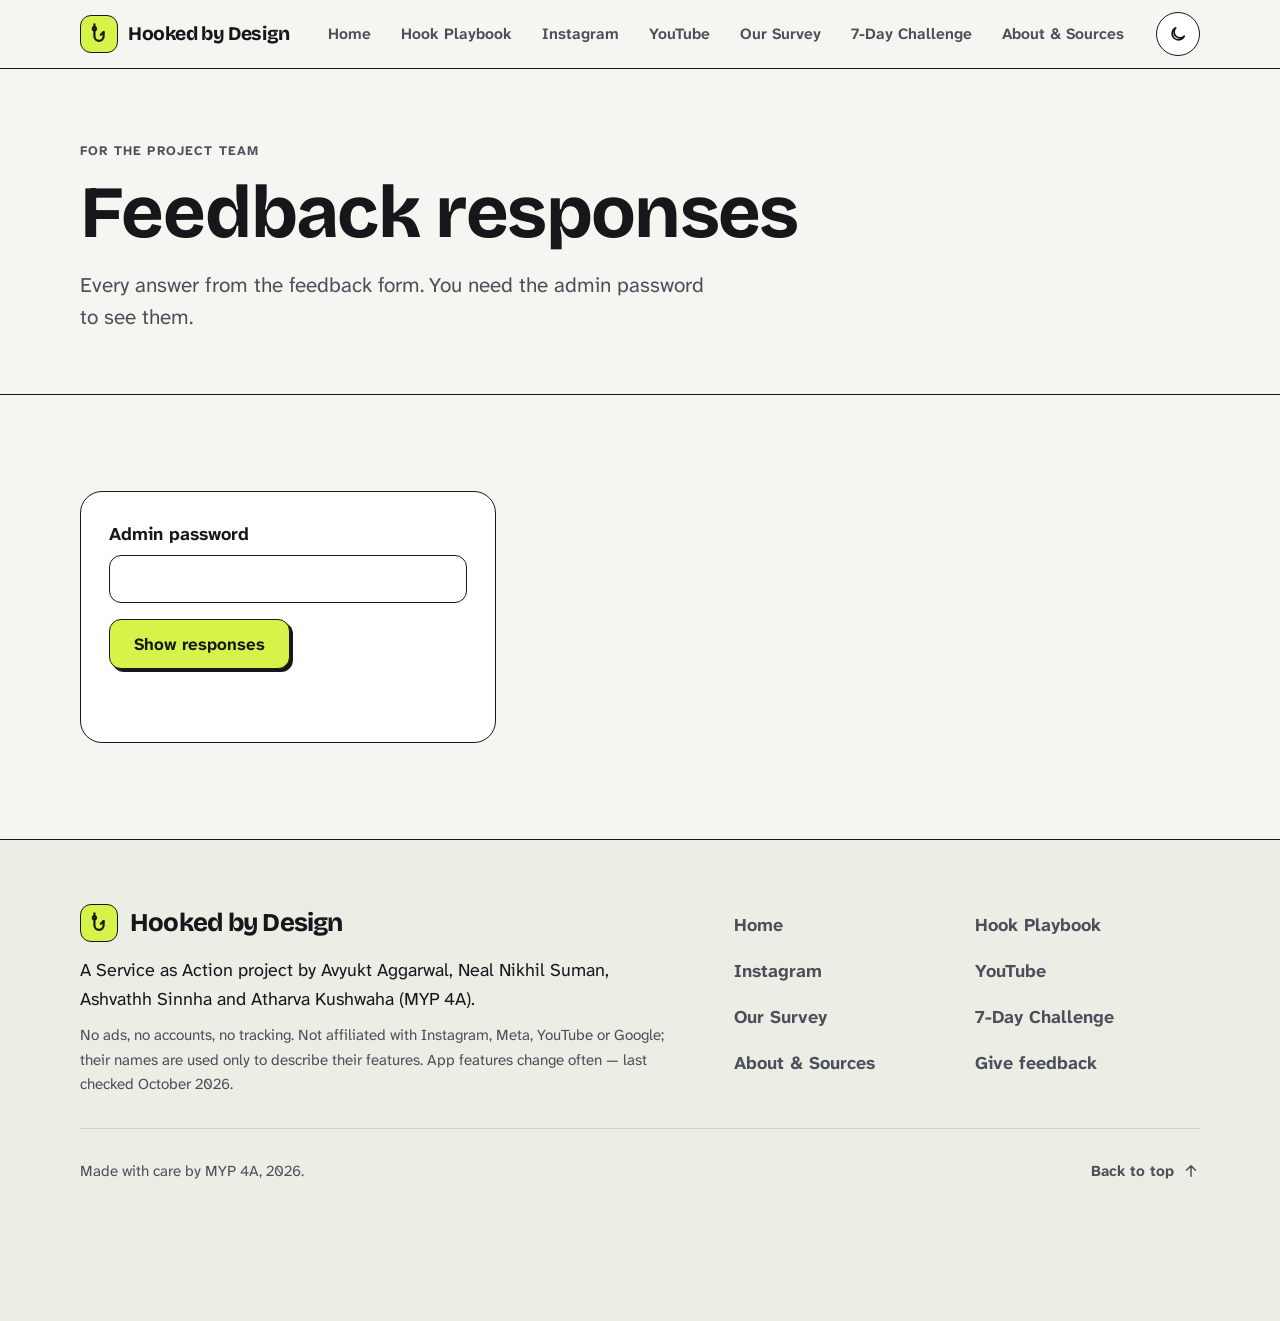
<file: admin.html>
<!doctype html>
<html lang="en" class="no-js">
<head>
<meta charset="utf-8">
<meta name="viewport" content="width=device-width, initial-scale=1">
<title>Feedback responses — Hooked by Design</title>
<meta name="robots" content="noindex, nofollow">
<meta name="description" content="Feedback responses for the Hooked by Design team.">
<meta name="theme-color" content="#f5f6f1">
<link rel="icon" href="assets/img/favicon.svg" type="image/svg+xml">
<link rel="apple-touch-icon" href="assets/img/apple-touch-icon.png">
<link rel="preload" href="assets/fonts/bricolage-grotesque.woff2" as="font" type="font/woff2" crossorigin>
<link rel="preload" href="assets/fonts/atkinson-hyperlegible-next.woff2" as="font" type="font/woff2" crossorigin>
<link rel="stylesheet" href="assets/css/style.css">
<script src="assets/js/theme.js"></script>
<script src="assets/js/site.js" defer></script>
<script src="assets/js/admin.js" defer></script>
</head>
<body>
<a class="skip-link" href="#main">Skip to content</a>
<svg width="0" height="0" style="position:absolute" aria-hidden="true" focusable="false">
  <symbol id="i-hook" viewBox="0 0 24 24"><path d="M7 1.5v3"/><circle cx="7" cy="6.2" r="1.7"/><path d="M7 7.9v6.6a5 5 0 0 0 10 0V10"/><path d="M17 10l-3 2.8"/></symbol>
  <symbol id="i-dice" viewBox="0 0 24 24"><rect x="3.5" y="3.5" width="17" height="17" rx="4"/><circle cx="8.5" cy="8.5" r="1.4" fill="currentColor" stroke="none"/><circle cx="12" cy="12" r="1.4" fill="currentColor" stroke="none"/><circle cx="15.5" cy="15.5" r="1.4" fill="currentColor" stroke="none"/></symbol>
  <symbol id="i-infinity" viewBox="0 0 24 24"><path d="M12 12c-1.8-2.4-3.4-4-5.5-4a4 4 0 0 0 0 8c2.1 0 3.7-1.6 5.5-4zm0 0c1.8 2.4 3.4 4 5.5 4a4 4 0 0 0 0-8c-2.1 0-3.7 1.6-5.5 4z"/></symbol>
  <symbol id="i-heart" viewBox="0 0 24 24"><path d="M12 20s-8-4.9-8-10.6C4 6.9 5.9 5 8.2 5c1.6 0 3 .9 3.8 2.3C12.8 5.9 14.2 5 15.8 5 18.1 5 20 6.9 20 9.4 20 15.1 12 20 12 20z"/></symbol>
  <symbol id="i-target" viewBox="0 0 24 24"><circle cx="12" cy="12" r="8.5"/><circle cx="12" cy="12" r="4.5"/><circle cx="12" cy="12" r="1.3" fill="currentColor" stroke="none"/></symbol>
  <symbol id="i-bell" viewBox="0 0 24 24"><path d="M6.5 16.5v-5.2a5.5 5.5 0 0 1 11 0v5.2l1.6 2H4.9z"/><path d="M10 21h4"/></symbol>
  <symbol id="i-hourglass" viewBox="0 0 24 24"><path d="M6.5 3.5h11M6.5 20.5h11M8 3.5c0 4.4 8 4.6 8 8.5s-8 4.1-8 8.5M16 3.5c0 4.4-8 4.6-8 8.5s8 4.1 8 8.5"/></symbol>
  <symbol id="i-layers" viewBox="0 0 24 24"><path d="M12 3.5l8.5 4.6L12 12.7 3.5 8.1z"/><path d="M3.5 12.2l8.5 4.6 8.5-4.6"/><path d="M3.5 16.3l8.5 4.6 8.5-4.6"/></symbol>
  <symbol id="i-ring" viewBox="0 0 24 24"><path d="M12 3.5A8.5 8.5 0 1 1 3.5 12"/><circle cx="3.5" cy="12" r="1.6" fill="currentColor" stroke="none"/></symbol>
  <symbol id="i-eye" viewBox="0 0 24 24"><path d="M2.5 12s3.5-6.5 9.5-6.5 9.5 6.5 9.5 6.5-3.5 6.5-9.5 6.5S2.5 12 2.5 12z"/><circle cx="12" cy="12" r="3"/></symbol>
  <symbol id="i-arrow" viewBox="0 0 24 24"><path d="M5 12h14M13 6l6 6-6 6"/></symbol>
  <symbol id="i-arrow-down" viewBox="0 0 24 24"><path d="M12 5v14M6 13l6 6 6-6"/></symbol>
  <symbol id="i-arrow-up" viewBox="0 0 24 24"><path d="M12 19V5M6 11l6-6 6 6"/></symbol>
  <symbol id="i-menu" viewBox="0 0 24 24"><path d="M4 7h16M4 12h16M4 17h16"/></symbol>
  <symbol id="i-check" viewBox="0 0 24 24"><path d="M5 12.5l4.5 4.5L19 7.5"/></symbol>
  <symbol id="i-refresh" viewBox="0 0 24 24"><path d="M19.5 12a7.5 7.5 0 1 1-2.2-5.3"/><path d="M19.5 4.5v4h-4"/></symbol>
  <symbol id="i-play" viewBox="0 0 24 24"><path d="M8 5.5v13l10-6.5z"/></symbol>
  <symbol id="i-pause" viewBox="0 0 24 24"><path d="M9 5.5v13M15 5.5v13"/></symbol>
  <symbol id="i-comment" viewBox="0 0 24 24"><path d="M4.5 5.5h15V16H11l-4.5 3.5V16h-2z"/></symbol>
  <symbol id="i-share" viewBox="0 0 24 24"><circle cx="6.5" cy="12" r="2.5"/><circle cx="17.5" cy="6.5" r="2.5"/><circle cx="17.5" cy="17.5" r="2.5"/><path d="M8.7 10.9l6.6-3.3M8.7 13.1l6.6 3.3"/></symbol>
  <symbol id="i-mail" viewBox="0 0 24 24"><rect x="3.5" y="5.5" width="17" height="13" rx="3"/><path d="M4.5 7.5l7.5 5.5 7.5-5.5"/></symbol>
  <symbol id="i-home" viewBox="0 0 24 24"><path d="M4 11.2L12 4.5l8 6.7V20h-5.2v-5.5H9.2V20H4z"/></symbol>
  <symbol id="i-search" viewBox="0 0 24 24"><circle cx="11" cy="11" r="6.5"/><path d="M16 16l4.5 4.5"/></symbol>
  <symbol id="i-film" viewBox="0 0 24 24"><rect x="5" y="3.5" width="14" height="17" rx="3"/><path d="M10.2 9.2v5.6l4.4-2.8z"/></symbol>
  <symbol id="i-user" viewBox="0 0 24 24"><circle cx="12" cy="8.5" r="3.6"/><path d="M5 20c.8-3.8 3.6-5.6 7-5.6s6.2 1.8 7 5.6"/></symbol>
  <symbol id="i-moon" viewBox="0 0 24 24"><path d="M19.5 14.6A7.6 7.6 0 1 1 9.4 4.5a6.1 6.1 0 0 0 10.1 10.1z"/></symbol>
  <symbol id="i-sun" viewBox="0 0 24 24"><circle cx="12" cy="12" r="4"/><path d="M12 2.5v2M12 19.5v2M4.6 4.6L6 6M18 18l1.4 1.4M2.5 12h2M19.5 12h2M4.6 19.4L6 18M18 6l1.4-1.4"/></symbol>
  <symbol id="i-clock" viewBox="0 0 24 24"><circle cx="12" cy="12" r="8.5"/><path d="M12 7.5V12l3 2"/></symbol>
  <symbol id="i-star" viewBox="0 0 24 24"><path d="M12 3.8l2.5 5.2 5.7.8-4.1 4 1 5.6L12 16.7l-5.1 2.7 1-5.6-4.1-4 5.7-.8z"/></symbol>
  <symbol id="i-tag" viewBox="0 0 24 24"><path d="M3.5 12.5v-8h8l9 9-8 8z"/><circle cx="8" cy="9" r="1.4" fill="currentColor" stroke="none"/></symbol>
  <symbol id="i-empty" viewBox="0 0 24 24"><circle cx="12" cy="12" r="8" stroke-dasharray="2.5 3"/></symbol>
  <symbol id="i-phone" viewBox="0 0 24 24"><rect x="7" y="3" width="10" height="18" rx="2.6"/><path d="M11 17.5h2"/></symbol>
  <symbol id="i-ban" viewBox="0 0 24 24"><circle cx="12" cy="12" r="8.5"/><path d="M6 6l12 12"/></symbol>
  <symbol id="i-grid" viewBox="0 0 24 24"><rect x="4" y="4" width="7" height="7" rx="1.5"/><rect x="13" y="4" width="7" height="7" rx="1.5"/><rect x="4" y="13" width="7" height="7" rx="1.5"/><rect x="13" y="13" width="7" height="7" rx="1.5"/></symbol>
  <symbol id="i-tv" viewBox="0 0 24 24"><rect x="3" y="4.5" width="18" height="12.5" rx="2.5"/><path d="M8 20.5h8"/><path d="M10.4 8.3v5.4l4.3-2.7z"/></symbol>
  <symbol id="i-chart" viewBox="0 0 24 24"><path d="M3.5 20.5h17M6.5 20.5V11M11.5 20.5V5M16.5 20.5v-7"/></symbol>
  <symbol id="i-flag" viewBox="0 0 24 24"><path d="M5.5 21V4M5.5 4.5h11l-2 4 2 4h-11"/></symbol>
  <symbol id="i-book" viewBox="0 0 24 24"><path d="M4.5 5.5c2.5-1 5-1 7.5.8 2.5-1.8 5-1.8 7.5-.8v13c-2.5-1-5-1-7.5.8-2.5-1.8-5-1.8-7.5-.8z"/><path d="M12 6.3v13"/></symbol>
  <symbol id="i-sliders" viewBox="0 0 24 24"><path d="M4 7h10M18 7h2M4 17h4M12 17h8"/><circle cx="16" cy="7" r="2"/><circle cx="10" cy="17" r="2"/></symbol>
  <symbol id="i-people" viewBox="0 0 24 24"><circle cx="9" cy="8.5" r="3.2"/><path d="M3.5 19.5c.6-3.4 2.8-5 5.5-5s4.9 1.6 5.5 5"/><circle cx="16.5" cy="9.5" r="2.6"/><path d="M15.5 14.6c2.6 0 4.4 1.4 5 4.4"/></symbol>
  <symbol id="i-info" viewBox="0 0 24 24"><circle cx="12" cy="12" r="8.5"/><path d="M12 11v5.5M12 7.6v.2"/></symbol>
  <symbol id="i-x" viewBox="0 0 24 24"><path d="M6 6l12 12M18 6L6 18"/></symbol>
  <symbol id="i-calendar" viewBox="0 0 24 24"><rect x="3.5" y="5" width="17" height="15.5" rx="3"/><path d="M3.5 10h17M8 3v4M16 3v4"/></symbol>
  <symbol id="i-ball" viewBox="0 0 24 24"><circle cx="12" cy="12" r="8.5"/><path d="M12 8l3.6 2.6-1.4 4.3H9.8l-1.4-4.3z"/><path d="M12 3.5V8M15.6 10.6l4.5-1.4M14.2 14.9l2.7 3.8M9.8 14.9l-2.7 3.8M8.4 10.6L3.9 9.2"/></symbol>
  <symbol id="i-pad" viewBox="0 0 24 24"><path d="M7 8h10a4 4 0 0 1 3.9 4.9l-.8 3.4a2.5 2.5 0 0 1-4.2 1.2L14 15.5h-4l-1.9 2a2.5 2.5 0 0 1-4.2-1.2l-.8-3.4A4 4 0 0 1 7 8z"/><path d="M8 11v3M6.5 12.5h3"/><circle cx="16" cy="12.5" r="1.1" fill="currentColor" stroke="none"/></symbol>
  <symbol id="i-pan" viewBox="0 0 24 24"><circle cx="10" cy="13" r="6"/><path d="M16 13h5.5"/><path d="M8 6.5c0-1.2 1-1.6 1-2.8M11.5 6.5c0-1.2 1-1.6 1-2.8"/></symbol>
  <symbol id="i-note" viewBox="0 0 24 24"><path d="M9 17.5V6l10-2v11.5"/><circle cx="6.5" cy="17.5" r="2.5"/><circle cx="16.5" cy="15.5" r="2.5"/></symbol>
  <symbol id="i-flask" viewBox="0 0 24 24"><path d="M9 3.5h6M10.2 3.5v6.2L4.8 19.2a1 1 0 0 0 .9 1.3h12.6a1 1 0 0 0 .9-1.3l-5.4-9.5V3.5"/><path d="M7.5 15h9"/></symbol>
  <symbol id="i-smile" viewBox="0 0 24 24"><circle cx="12" cy="12" r="8.5"/><path d="M8.5 14c1 1.5 2.2 2.2 3.5 2.2s2.5-.7 3.5-2.2"/><path d="M9 9.5v.6M15 9.5v.6"/></symbol>
</svg>
<header class="site-header">
  <div class="wrap header-bar">
    <a class="brand" href="index.html">
      <span class="brand-mark"><svg class="icon" aria-hidden="true"><use href="#i-hook"/></svg></span>
      <span>Hooked by Design</span>
    </a>
    <div class="header-tools">
      <button class="theme-toggle" type="button" aria-pressed="false" data-theme-toggle>
        <svg class="icon icon-moon" aria-hidden="true"><use href="#i-moon"/></svg>
        <svg class="icon icon-sun" aria-hidden="true"><use href="#i-sun"/></svg>
        <span class="visually-hidden">Dark mode</span>
      </button>
      <button class="menu-button" type="button" aria-expanded="false" aria-controls="site-nav" data-menu-button>
        <svg class="icon" aria-hidden="true"><use href="#i-menu"/></svg><span data-menu-label>Menu</span>
      </button>
    </div>
    <nav id="site-nav" class="site-nav" aria-label="Main">
      <ul>
        <li><a href="index.html">Home <span class="nav-hint">Quiz and our headline finding</span></a></li>
        <li><a href="playbook.html">Hook Playbook <span class="nav-hint">9 tricks, with demos</span></a></li>
        <li><a href="instagram.html">Instagram <span class="nav-hint">Settings, step by step</span></a></li>
        <li><a href="youtube.html">YouTube <span class="nav-hint">Settings and the algorithm</span></a></li>
        <li><a href="survey.html">Our Survey <span class="nav-hint">21 students, in charts</span></a></li>
        <li><a href="challenge.html">7-Day Challenge <span class="nav-hint">One change a day</span></a></li>
        <li><a href="about.html">About &amp; Sources <span class="nav-hint">Who we are, where facts come from</span></a></li>
      </ul>
    </nav>
  </div>
</header>
<main id="main">

  <section class="page-hero">
    <div class="wrap">
      <p class="eyebrow">For the project team</p>
      <h1>Feedback responses</h1>
      <p class="lede">Every answer from the feedback form. You need the admin password to see them.</p>
    </div>
  </section>

  <section class="section" aria-label="Responses">
    <div class="wrap admin">
      <form class="card admin-login" data-admin-login>
        <label class="field">Admin password <input type="password" name="password" autocomplete="current-password" required></label>
        <div class="btn-row">
          <button class="btn btn-primary" type="submit">Show responses</button>
        </div>
        <p class="status" data-admin-status role="status"></p>
      </form>

      <div class="admin-results" data-admin-results hidden>
        <ul class="admin-stats" data-admin-stats></ul>
        <div class="btn-row">
          <button class="btn btn-primary" type="button" data-admin-csv>Download for Excel</button>
          <button class="btn" type="button" data-admin-refresh>Refresh</button>
        </div>
        <p class="status" data-admin-note role="status"></p>
        <div class="table-wrap" tabindex="0" role="region" aria-label="All responses">
          <table class="admin-table">
            <thead>
              <tr><th scope="col">When</th><th scope="col">Who</th><th scope="col">Useful</th><th scope="col">Will change a setting</th><th scope="col">Comment</th><th scope="col"><span class="visually-hidden">Delete</span></th></tr>
            </thead>
            <tbody data-admin-rows></tbody>
          </table>
        </div>
      </div>
      <p class="noscript-note">This page needs JavaScript switched on.</p>
    </div>
  </section>

</main>
<footer class="site-footer">
  <div class="wrap footer-grid">
    <div>
      <p class="footer-brand"><span class="brand-mark" aria-hidden="true"><svg class="icon"><use href="#i-hook"/></svg></span>Hooked by Design</p>
      <p>A Service as Action project by Avyukt Aggarwal, Neal Nikhil Suman, Ashvathh Sinnha and Atharva Kushwaha (MYP 4A).</p>
      <p class="footer-small">No ads, no accounts, no tracking. Not affiliated with Instagram, Meta, YouTube or Google; their names are used only to describe their features. App features change often &mdash; last checked October 2026.</p>
    </div>
    <nav aria-label="Footer">
      <ul class="footer-links">
          <li><a href="index.html">Home</a></li>
          <li><a href="playbook.html">Hook Playbook</a></li>
          <li><a href="instagram.html">Instagram</a></li>
          <li><a href="youtube.html">YouTube</a></li>
          <li><a href="survey.html">Our Survey</a></li>
          <li><a href="challenge.html">7-Day Challenge</a></li>
          <li><a href="about.html">About &amp; Sources</a></li>
          <li><a href="feedback.html">Give feedback</a></li>
      </ul>
    </nav>
  </div>
  <div class="wrap footer-bottom">
    <p>Made with care by MYP 4A, 2026.</p>
    <a class="to-top" href="#top">Back to top <svg class="icon" aria-hidden="true"><use href="#i-arrow-up"/></svg></a>
  </div>
</footer>
</body>
</html>
</file>
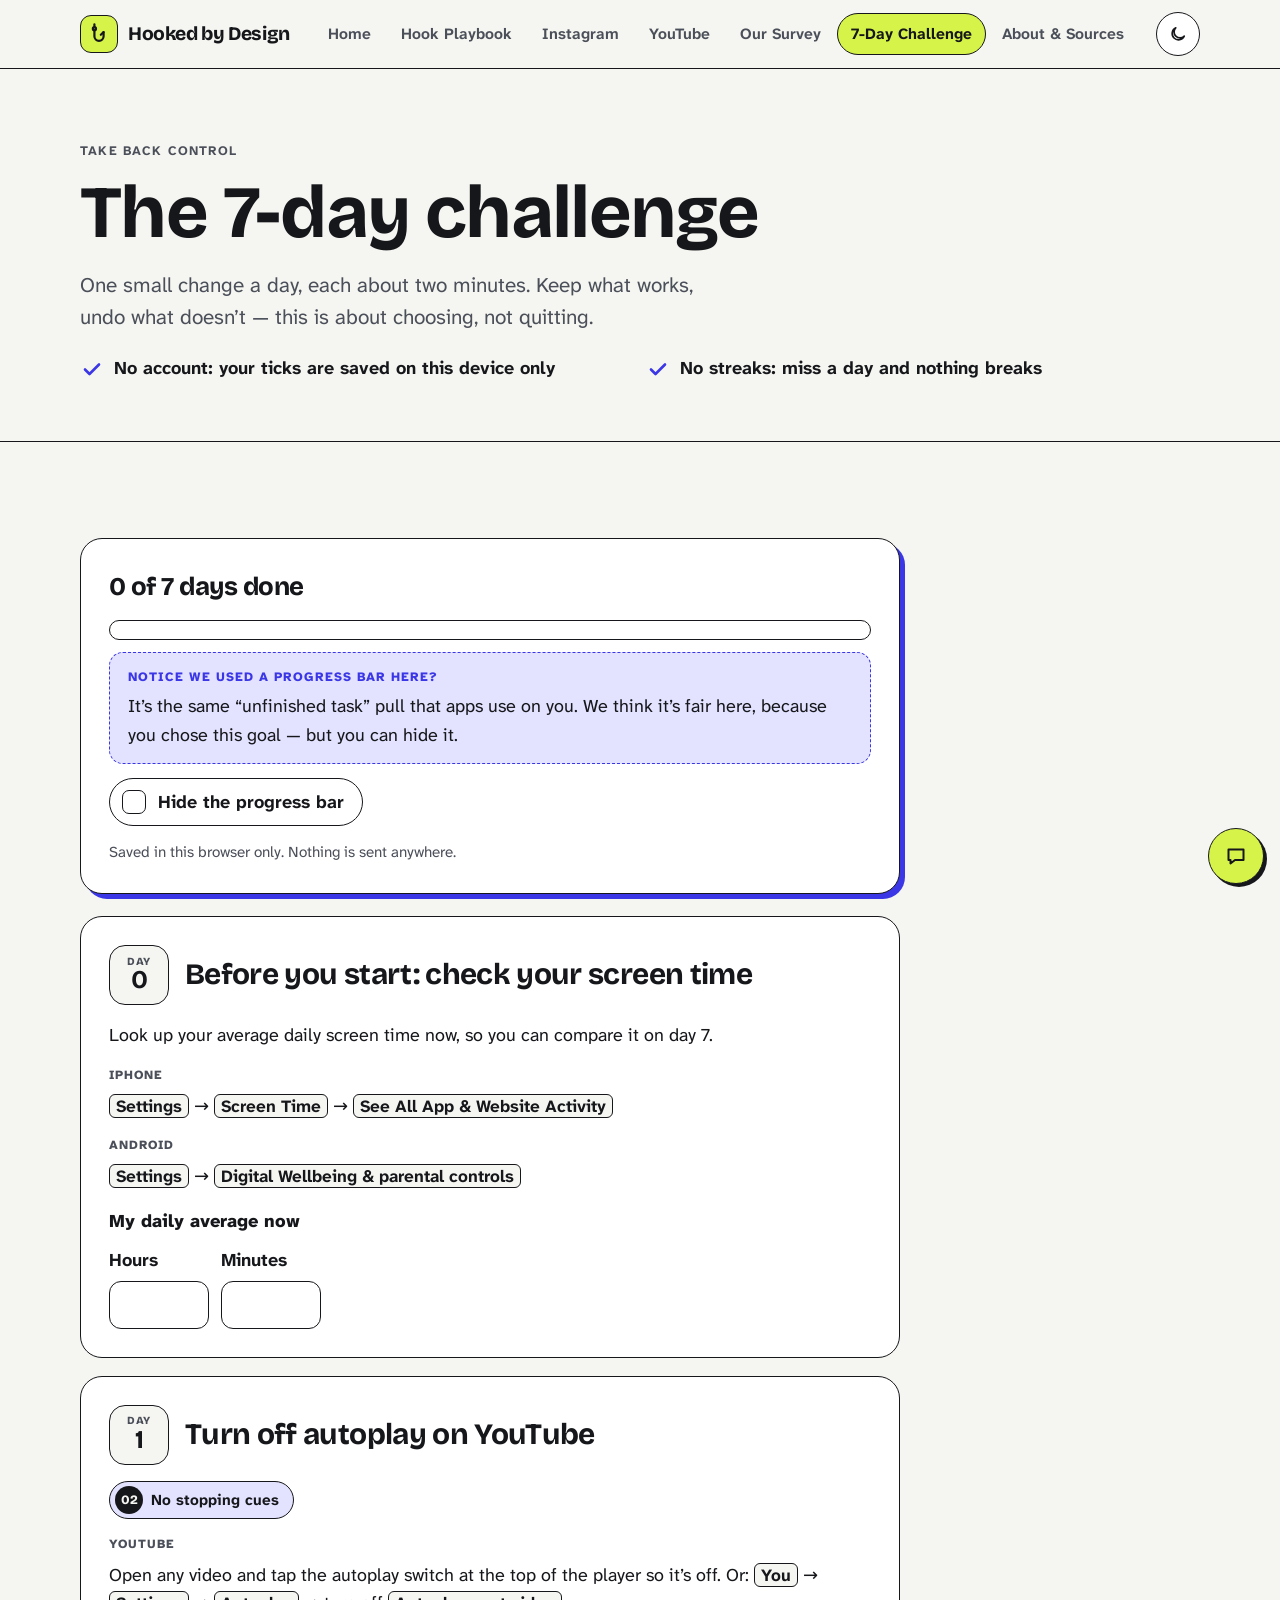
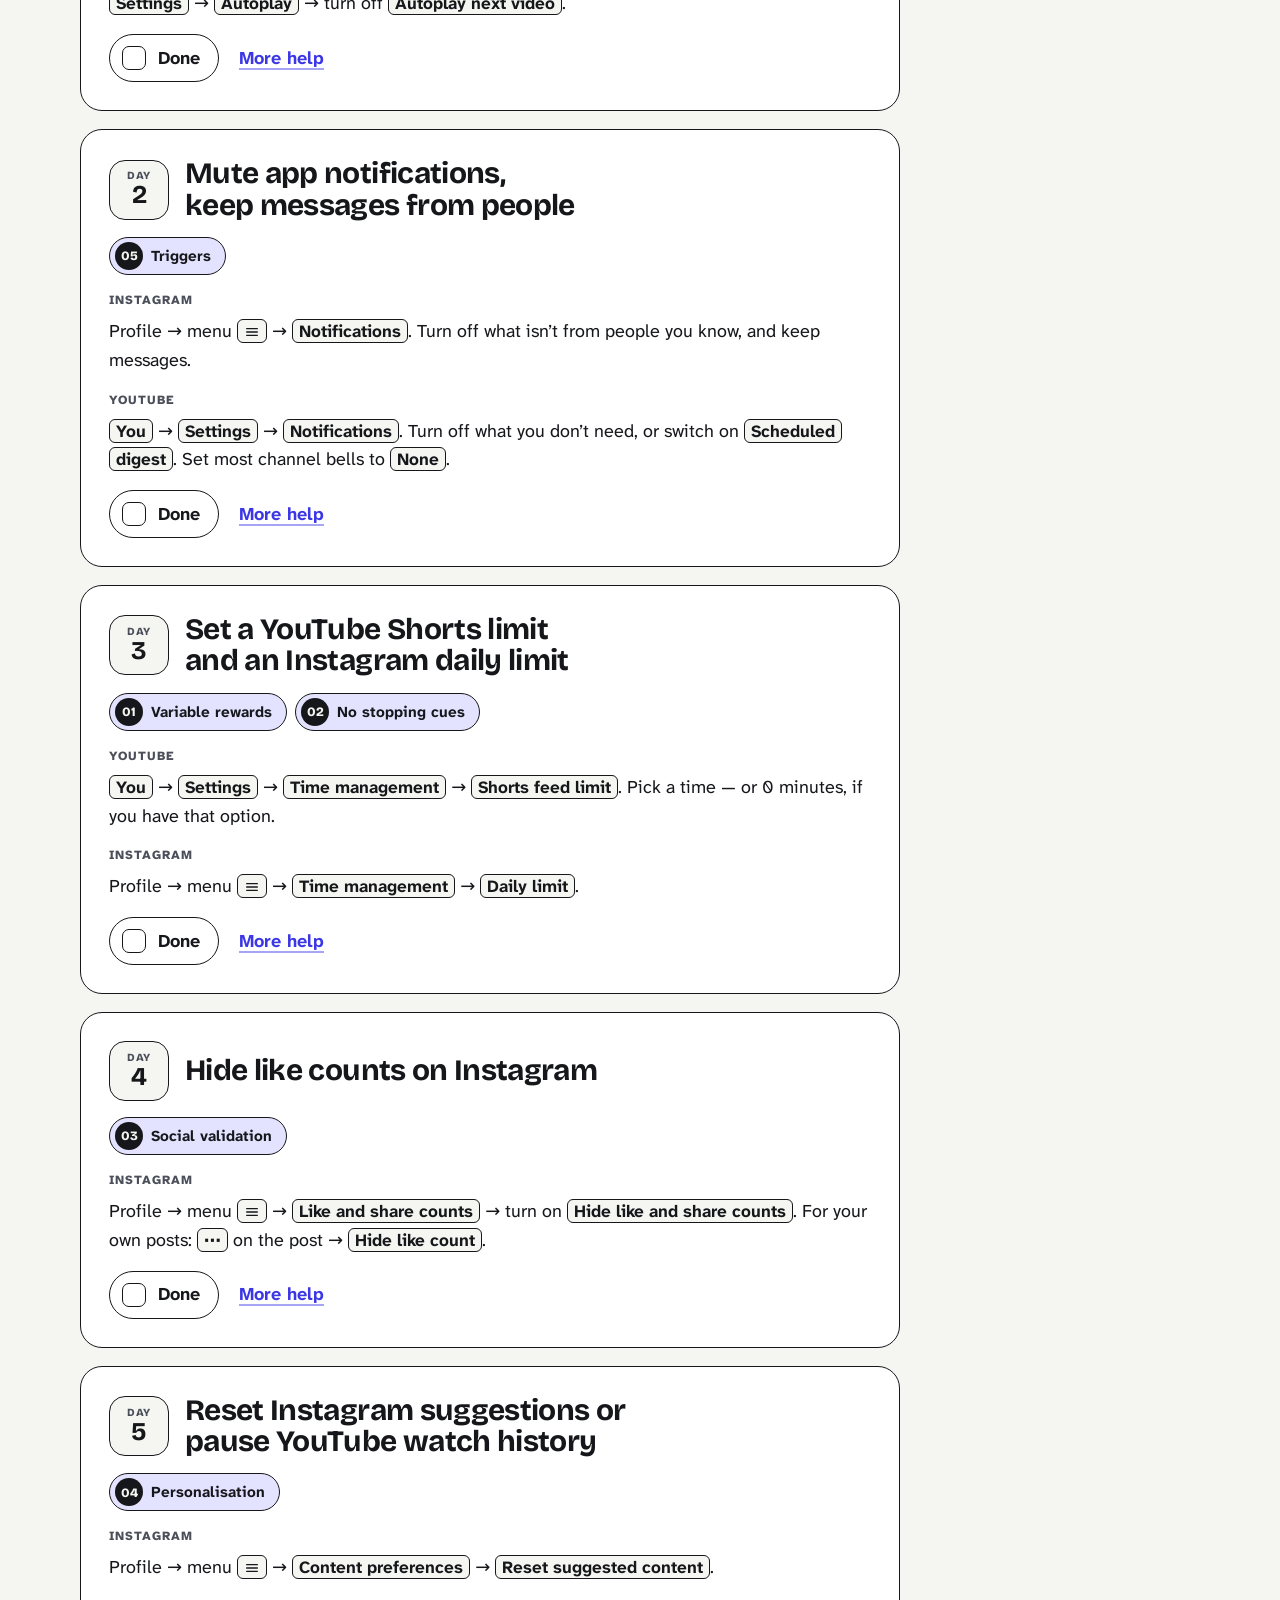
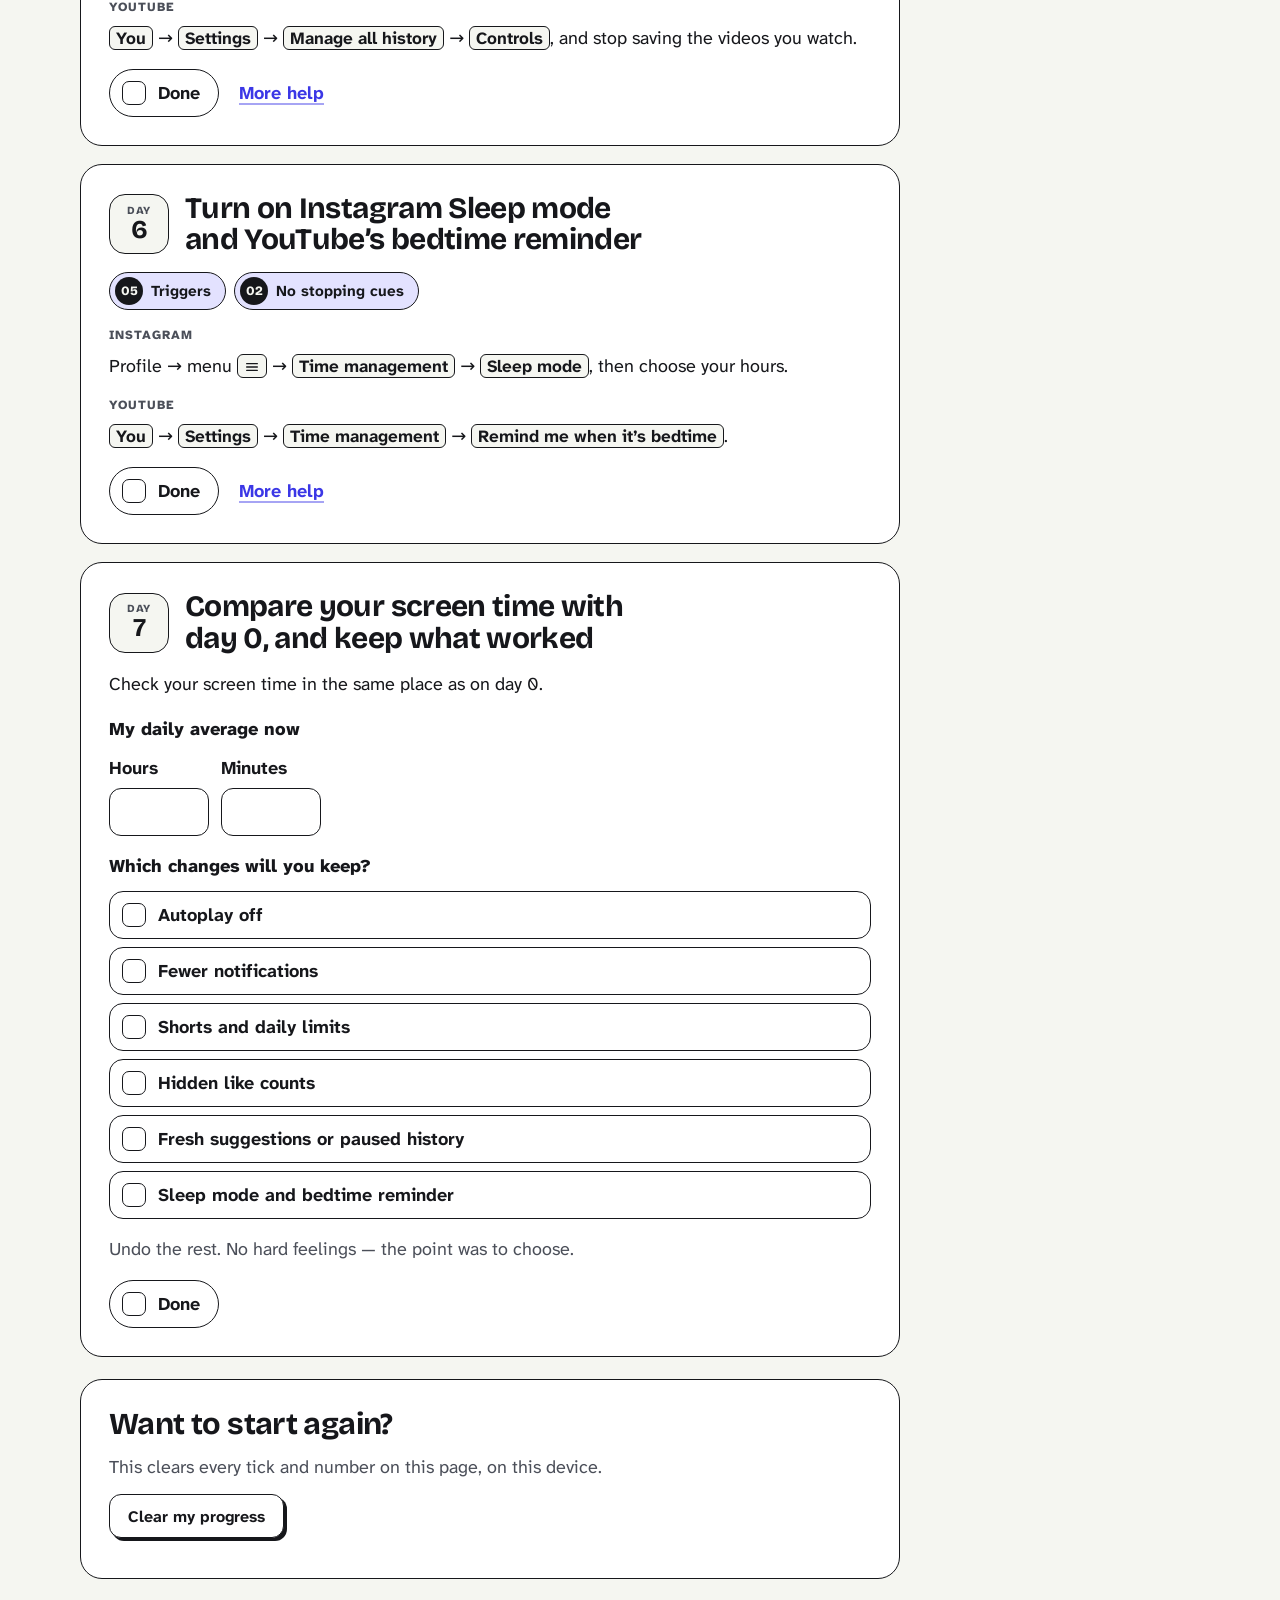
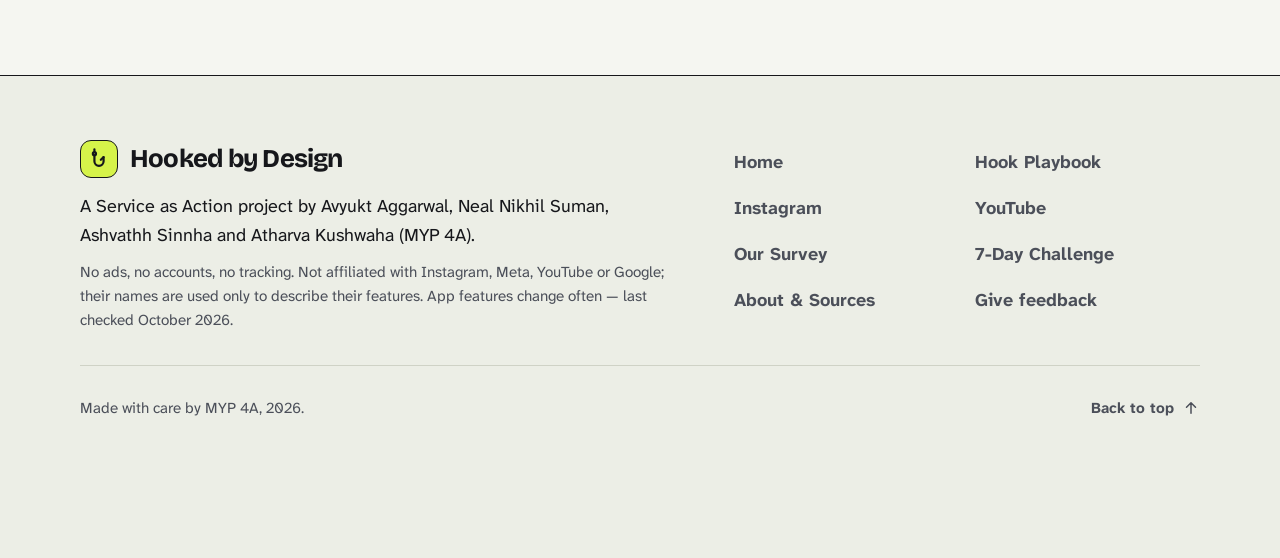
<file: challenge.html>
<!doctype html>
<html lang="en" class="no-js">
<head>
<meta charset="utf-8">
<meta name="viewport" content="width=device-width, initial-scale=1">
<title>The 7-day challenge — Hooked by Design</title>
<meta name="description" content="One small change a day for a week — autoplay, notifications, limits, likes, suggestions and bedtime — with a checklist that saves only on your own device.">
<meta property="og:title" content="Take back control: the 7-day challenge">
<meta property="og:description" content="One small change a day for a week — autoplay, notifications, limits, likes, suggestions and bedtime — with a checklist that saves only on your own device.">
<meta property="og:type" content="website">
<meta property="og:site_name" content="Hooked by Design">
<meta name="twitter:card" content="summary_large_image">
<meta property="og:url" content="https://hooked-by-design.vercel.app/challenge.html">
<meta property="og:image" content="https://hooked-by-design.vercel.app/assets/img/social-card.png">
<meta property="og:image:width" content="1200">
<meta property="og:image:height" content="630">
<meta property="og:image:alt" content="Hooked by Design: 15 of 21 students say social media mostly harms people their age, but only 5 say it harms them.">
<meta name="theme-color" content="#f5f6f1">
<link rel="canonical" href="https://hooked-by-design.vercel.app/challenge.html">
<link rel="icon" href="assets/img/favicon.svg" type="image/svg+xml">
<link rel="apple-touch-icon" href="assets/img/apple-touch-icon.png">
<link rel="preload" href="assets/fonts/bricolage-grotesque.woff2" as="font" type="font/woff2" crossorigin>
<link rel="preload" href="assets/fonts/atkinson-hyperlegible-next.woff2" as="font" type="font/woff2" crossorigin>
<link rel="stylesheet" href="assets/css/style.css">
<script src="assets/js/theme.js"></script>
<script src="assets/js/site.js" defer></script>
<script src="assets/js/challenge.js" defer></script>
</head>
<body>
<a class="skip-link" href="#main">Skip to content</a>
<svg width="0" height="0" style="position:absolute" aria-hidden="true" focusable="false">
  <symbol id="i-hook" viewBox="0 0 24 24"><path d="M7 1.5v3"/><circle cx="7" cy="6.2" r="1.7"/><path d="M7 7.9v6.6a5 5 0 0 0 10 0V10"/><path d="M17 10l-3 2.8"/></symbol>
  <symbol id="i-dice" viewBox="0 0 24 24"><rect x="3.5" y="3.5" width="17" height="17" rx="4"/><circle cx="8.5" cy="8.5" r="1.4" fill="currentColor" stroke="none"/><circle cx="12" cy="12" r="1.4" fill="currentColor" stroke="none"/><circle cx="15.5" cy="15.5" r="1.4" fill="currentColor" stroke="none"/></symbol>
  <symbol id="i-infinity" viewBox="0 0 24 24"><path d="M12 12c-1.8-2.4-3.4-4-5.5-4a4 4 0 0 0 0 8c2.1 0 3.7-1.6 5.5-4zm0 0c1.8 2.4 3.4 4 5.5 4a4 4 0 0 0 0-8c-2.1 0-3.7 1.6-5.5 4z"/></symbol>
  <symbol id="i-heart" viewBox="0 0 24 24"><path d="M12 20s-8-4.9-8-10.6C4 6.9 5.9 5 8.2 5c1.6 0 3 .9 3.8 2.3C12.8 5.9 14.2 5 15.8 5 18.1 5 20 6.9 20 9.4 20 15.1 12 20 12 20z"/></symbol>
  <symbol id="i-target" viewBox="0 0 24 24"><circle cx="12" cy="12" r="8.5"/><circle cx="12" cy="12" r="4.5"/><circle cx="12" cy="12" r="1.3" fill="currentColor" stroke="none"/></symbol>
  <symbol id="i-bell" viewBox="0 0 24 24"><path d="M6.5 16.5v-5.2a5.5 5.5 0 0 1 11 0v5.2l1.6 2H4.9z"/><path d="M10 21h4"/></symbol>
  <symbol id="i-hourglass" viewBox="0 0 24 24"><path d="M6.5 3.5h11M6.5 20.5h11M8 3.5c0 4.4 8 4.6 8 8.5s-8 4.1-8 8.5M16 3.5c0 4.4-8 4.6-8 8.5s8 4.1 8 8.5"/></symbol>
  <symbol id="i-layers" viewBox="0 0 24 24"><path d="M12 3.5l8.5 4.6L12 12.7 3.5 8.1z"/><path d="M3.5 12.2l8.5 4.6 8.5-4.6"/><path d="M3.5 16.3l8.5 4.6 8.5-4.6"/></symbol>
  <symbol id="i-ring" viewBox="0 0 24 24"><path d="M12 3.5A8.5 8.5 0 1 1 3.5 12"/><circle cx="3.5" cy="12" r="1.6" fill="currentColor" stroke="none"/></symbol>
  <symbol id="i-eye" viewBox="0 0 24 24"><path d="M2.5 12s3.5-6.5 9.5-6.5 9.5 6.5 9.5 6.5-3.5 6.5-9.5 6.5S2.5 12 2.5 12z"/><circle cx="12" cy="12" r="3"/></symbol>
  <symbol id="i-arrow" viewBox="0 0 24 24"><path d="M5 12h14M13 6l6 6-6 6"/></symbol>
  <symbol id="i-arrow-down" viewBox="0 0 24 24"><path d="M12 5v14M6 13l6 6 6-6"/></symbol>
  <symbol id="i-arrow-up" viewBox="0 0 24 24"><path d="M12 19V5M6 11l6-6 6 6"/></symbol>
  <symbol id="i-menu" viewBox="0 0 24 24"><path d="M4 7h16M4 12h16M4 17h16"/></symbol>
  <symbol id="i-check" viewBox="0 0 24 24"><path d="M5 12.5l4.5 4.5L19 7.5"/></symbol>
  <symbol id="i-refresh" viewBox="0 0 24 24"><path d="M19.5 12a7.5 7.5 0 1 1-2.2-5.3"/><path d="M19.5 4.5v4h-4"/></symbol>
  <symbol id="i-play" viewBox="0 0 24 24"><path d="M8 5.5v13l10-6.5z"/></symbol>
  <symbol id="i-pause" viewBox="0 0 24 24"><path d="M9 5.5v13M15 5.5v13"/></symbol>
  <symbol id="i-comment" viewBox="0 0 24 24"><path d="M4.5 5.5h15V16H11l-4.5 3.5V16h-2z"/></symbol>
  <symbol id="i-share" viewBox="0 0 24 24"><circle cx="6.5" cy="12" r="2.5"/><circle cx="17.5" cy="6.5" r="2.5"/><circle cx="17.5" cy="17.5" r="2.5"/><path d="M8.7 10.9l6.6-3.3M8.7 13.1l6.6 3.3"/></symbol>
  <symbol id="i-mail" viewBox="0 0 24 24"><rect x="3.5" y="5.5" width="17" height="13" rx="3"/><path d="M4.5 7.5l7.5 5.5 7.5-5.5"/></symbol>
  <symbol id="i-home" viewBox="0 0 24 24"><path d="M4 11.2L12 4.5l8 6.7V20h-5.2v-5.5H9.2V20H4z"/></symbol>
  <symbol id="i-search" viewBox="0 0 24 24"><circle cx="11" cy="11" r="6.5"/><path d="M16 16l4.5 4.5"/></symbol>
  <symbol id="i-film" viewBox="0 0 24 24"><rect x="5" y="3.5" width="14" height="17" rx="3"/><path d="M10.2 9.2v5.6l4.4-2.8z"/></symbol>
  <symbol id="i-user" viewBox="0 0 24 24"><circle cx="12" cy="8.5" r="3.6"/><path d="M5 20c.8-3.8 3.6-5.6 7-5.6s6.2 1.8 7 5.6"/></symbol>
  <symbol id="i-moon" viewBox="0 0 24 24"><path d="M19.5 14.6A7.6 7.6 0 1 1 9.4 4.5a6.1 6.1 0 0 0 10.1 10.1z"/></symbol>
  <symbol id="i-sun" viewBox="0 0 24 24"><circle cx="12" cy="12" r="4"/><path d="M12 2.5v2M12 19.5v2M4.6 4.6L6 6M18 18l1.4 1.4M2.5 12h2M19.5 12h2M4.6 19.4L6 18M18 6l1.4-1.4"/></symbol>
  <symbol id="i-clock" viewBox="0 0 24 24"><circle cx="12" cy="12" r="8.5"/><path d="M12 7.5V12l3 2"/></symbol>
  <symbol id="i-star" viewBox="0 0 24 24"><path d="M12 3.8l2.5 5.2 5.7.8-4.1 4 1 5.6L12 16.7l-5.1 2.7 1-5.6-4.1-4 5.7-.8z"/></symbol>
  <symbol id="i-tag" viewBox="0 0 24 24"><path d="M3.5 12.5v-8h8l9 9-8 8z"/><circle cx="8" cy="9" r="1.4" fill="currentColor" stroke="none"/></symbol>
  <symbol id="i-empty" viewBox="0 0 24 24"><circle cx="12" cy="12" r="8" stroke-dasharray="2.5 3"/></symbol>
  <symbol id="i-phone" viewBox="0 0 24 24"><rect x="7" y="3" width="10" height="18" rx="2.6"/><path d="M11 17.5h2"/></symbol>
  <symbol id="i-ban" viewBox="0 0 24 24"><circle cx="12" cy="12" r="8.5"/><path d="M6 6l12 12"/></symbol>
  <symbol id="i-grid" viewBox="0 0 24 24"><rect x="4" y="4" width="7" height="7" rx="1.5"/><rect x="13" y="4" width="7" height="7" rx="1.5"/><rect x="4" y="13" width="7" height="7" rx="1.5"/><rect x="13" y="13" width="7" height="7" rx="1.5"/></symbol>
  <symbol id="i-tv" viewBox="0 0 24 24"><rect x="3" y="4.5" width="18" height="12.5" rx="2.5"/><path d="M8 20.5h8"/><path d="M10.4 8.3v5.4l4.3-2.7z"/></symbol>
  <symbol id="i-chart" viewBox="0 0 24 24"><path d="M3.5 20.5h17M6.5 20.5V11M11.5 20.5V5M16.5 20.5v-7"/></symbol>
  <symbol id="i-flag" viewBox="0 0 24 24"><path d="M5.5 21V4M5.5 4.5h11l-2 4 2 4h-11"/></symbol>
  <symbol id="i-book" viewBox="0 0 24 24"><path d="M4.5 5.5c2.5-1 5-1 7.5.8 2.5-1.8 5-1.8 7.5-.8v13c-2.5-1-5-1-7.5.8-2.5-1.8-5-1.8-7.5-.8z"/><path d="M12 6.3v13"/></symbol>
  <symbol id="i-sliders" viewBox="0 0 24 24"><path d="M4 7h10M18 7h2M4 17h4M12 17h8"/><circle cx="16" cy="7" r="2"/><circle cx="10" cy="17" r="2"/></symbol>
  <symbol id="i-people" viewBox="0 0 24 24"><circle cx="9" cy="8.5" r="3.2"/><path d="M3.5 19.5c.6-3.4 2.8-5 5.5-5s4.9 1.6 5.5 5"/><circle cx="16.5" cy="9.5" r="2.6"/><path d="M15.5 14.6c2.6 0 4.4 1.4 5 4.4"/></symbol>
  <symbol id="i-info" viewBox="0 0 24 24"><circle cx="12" cy="12" r="8.5"/><path d="M12 11v5.5M12 7.6v.2"/></symbol>
  <symbol id="i-x" viewBox="0 0 24 24"><path d="M6 6l12 12M18 6L6 18"/></symbol>
  <symbol id="i-calendar" viewBox="0 0 24 24"><rect x="3.5" y="5" width="17" height="15.5" rx="3"/><path d="M3.5 10h17M8 3v4M16 3v4"/></symbol>
  <symbol id="i-ball" viewBox="0 0 24 24"><circle cx="12" cy="12" r="8.5"/><path d="M12 8l3.6 2.6-1.4 4.3H9.8l-1.4-4.3z"/><path d="M12 3.5V8M15.6 10.6l4.5-1.4M14.2 14.9l2.7 3.8M9.8 14.9l-2.7 3.8M8.4 10.6L3.9 9.2"/></symbol>
  <symbol id="i-pad" viewBox="0 0 24 24"><path d="M7 8h10a4 4 0 0 1 3.9 4.9l-.8 3.4a2.5 2.5 0 0 1-4.2 1.2L14 15.5h-4l-1.9 2a2.5 2.5 0 0 1-4.2-1.2l-.8-3.4A4 4 0 0 1 7 8z"/><path d="M8 11v3M6.5 12.5h3"/><circle cx="16" cy="12.5" r="1.1" fill="currentColor" stroke="none"/></symbol>
  <symbol id="i-pan" viewBox="0 0 24 24"><circle cx="10" cy="13" r="6"/><path d="M16 13h5.5"/><path d="M8 6.5c0-1.2 1-1.6 1-2.8M11.5 6.5c0-1.2 1-1.6 1-2.8"/></symbol>
  <symbol id="i-note" viewBox="0 0 24 24"><path d="M9 17.5V6l10-2v11.5"/><circle cx="6.5" cy="17.5" r="2.5"/><circle cx="16.5" cy="15.5" r="2.5"/></symbol>
  <symbol id="i-flask" viewBox="0 0 24 24"><path d="M9 3.5h6M10.2 3.5v6.2L4.8 19.2a1 1 0 0 0 .9 1.3h12.6a1 1 0 0 0 .9-1.3l-5.4-9.5V3.5"/><path d="M7.5 15h9"/></symbol>
  <symbol id="i-smile" viewBox="0 0 24 24"><circle cx="12" cy="12" r="8.5"/><path d="M8.5 14c1 1.5 2.2 2.2 3.5 2.2s2.5-.7 3.5-2.2"/><path d="M9 9.5v.6M15 9.5v.6"/></symbol>
</svg>
<header class="site-header">
  <div class="wrap header-bar">
    <a class="brand" href="index.html">
      <span class="brand-mark"><svg class="icon" aria-hidden="true"><use href="#i-hook"/></svg></span>
      <span>Hooked by Design</span>
    </a>
    <div class="header-tools">
      <button class="theme-toggle" type="button" aria-pressed="false" data-theme-toggle>
        <svg class="icon icon-moon" aria-hidden="true"><use href="#i-moon"/></svg>
        <svg class="icon icon-sun" aria-hidden="true"><use href="#i-sun"/></svg>
        <span class="visually-hidden">Dark mode</span>
      </button>
      <button class="menu-button" type="button" aria-expanded="false" aria-controls="site-nav" data-menu-button>
        <svg class="icon" aria-hidden="true"><use href="#i-menu"/></svg><span data-menu-label>Menu</span>
      </button>
    </div>
    <nav id="site-nav" class="site-nav" aria-label="Main">
      <ul>
        <li><a href="index.html">Home <span class="nav-hint">Quiz and our headline finding</span></a></li>
        <li><a href="playbook.html">Hook Playbook <span class="nav-hint">9 tricks, with demos</span></a></li>
        <li><a href="instagram.html">Instagram <span class="nav-hint">Settings, step by step</span></a></li>
        <li><a href="youtube.html">YouTube <span class="nav-hint">Settings and the algorithm</span></a></li>
        <li><a href="survey.html">Our Survey <span class="nav-hint">21 students, in charts</span></a></li>
        <li><a href="challenge.html" aria-current="page">7-Day Challenge <span class="nav-hint">One change a day</span></a></li>
        <li><a href="about.html">About &amp; Sources <span class="nav-hint">Who we are, where facts come from</span></a></li>
      </ul>
    </nav>
  </div>
</header>
<main id="main">

  <section class="page-hero">
    <div class="wrap">
      <p class="eyebrow">Take back control</p>
      <h1>The <span class="nowrap">7-day</span> challenge</h1>
      <p class="lede">One small change a day, each about two minutes. Keep what works, undo what doesn’t — this is about choosing, not quitting.</p>
      <ul class="promise-list" style="margin-top: 22px">
        <li><svg class="icon" aria-hidden="true"><use href="#i-check"/></svg>No account: your ticks are saved on this device only</li>
        <li><svg class="icon" aria-hidden="true"><use href="#i-check"/></svg>No streaks: miss a day and nothing breaks</li>
      </ul>
    </div>
  </section>

  <section class="section" aria-label="Your challenge">
    <div class="wrap challenge-layout">

      <div class="card progress-card" data-progress-card>
        <div class="progress-wrap" data-progress-wrap>
          <p class="progress-text" data-progress-text>0 of 7 days done</p>
          <div class="progress" aria-hidden="true"><div class="progress-fill" data-progress-fill></div></div>
          <p class="note"><span class="note-label">Notice we used a progress bar here?</span>It’s the same “unfinished task” pull that apps use on you. We think it’s fair here, because you chose this goal — but you can hide it.</p>
        </div>
        <label class="check"><input type="checkbox" data-hide-progress> <span>Hide the progress bar</span></label>
        <p class="small muted" data-storage-note>Saved in this browser only. Nothing is sent anywhere.</p>
      </div>

      <ol class="days">

        <li class="card day" data-day="0">
          <div class="day-top">
            <span class="day-num"><small>Day</small><b>0</b></span>
            <h2>Before you start: check your screen time</h2>
          </div>
          <p>Look up your average daily screen time now, so you can compare it on day 7.</p>
          <div class="platform">
            <p class="platform-name">iPhone</p>
            <p><span class="ui">Settings</span> → <span class="ui">Screen Time</span> → <span class="ui">See All App &amp; Website Activity</span></p>
          </div>
          <div class="platform">
            <p class="platform-name">Android</p>
            <p><span class="ui">Settings</span> → <span class="ui">Digital Wellbeing &amp; parental controls</span></p>
          </div>
          <fieldset class="time-field">
            <legend>My daily average now</legend>
            <div class="time-inputs">
              <label class="field">Hours <input type="number" inputmode="numeric" min="0" max="24" data-time="day0-h"></label>
              <label class="field">Minutes <input type="number" inputmode="numeric" min="0" max="59" data-time="day0-m"></label>
            </div>
          </fieldset>
        </li>

        <li class="card day" data-day="1">
          <div class="day-top">
            <span class="day-num"><small>Day</small><b>1</b></span>
            <h2>Turn off autoplay on YouTube</h2>
          </div>
          <ul class="chips" aria-label="Turns down"><li><a class="chip" href="playbook.html#no-stopping-cues"><span class="chip-num">02</span>No stopping cues</a></li></ul>
          <div class="platform">
            <p class="platform-name">YouTube</p>
            <p>Open any video and tap the autoplay switch at the top of the player so it’s off. Or: <span class="ui">You</span> → <span class="ui">Settings</span> → <span class="ui">Autoplay</span> → turn off <span class="ui">Autoplay next video</span>.</p>
          </div>
          <div class="day-actions">
            <label class="check"><input type="checkbox" data-done="1"> <span>Done<span class="visually-hidden">: day 1</span></span></label>
            <a class="text-link" href="youtube.html#autoplay">More help</a>
          </div>
        </li>

        <li class="card day" data-day="2">
          <div class="day-top">
            <span class="day-num"><small>Day</small><b>2</b></span>
            <h2>Mute app notifications, keep messages from people</h2>
          </div>
          <ul class="chips" aria-label="Turns down"><li><a class="chip" href="playbook.html#triggers"><span class="chip-num">05</span>Triggers</a></li></ul>
          <div class="platform">
            <p class="platform-name">Instagram</p>
            <p>Profile → menu <span class="ui"><svg class="icon icon-ui" aria-hidden="true"><use href="#i-menu"/></svg></span> → <span class="ui">Notifications</span>. Turn off what isn’t from people you know, and keep messages.</p>
          </div>
          <div class="platform">
            <p class="platform-name">YouTube</p>
            <p><span class="ui">You</span> → <span class="ui">Settings</span> → <span class="ui">Notifications</span>. Turn off what you don’t need, or switch on <span class="ui">Scheduled digest</span>. Set most channel bells to <span class="ui">None</span>.</p>
          </div>
          <div class="day-actions">
            <label class="check"><input type="checkbox" data-done="2"> <span>Done<span class="visually-hidden">: day 2</span></span></label>
            <a class="text-link" href="instagram.html#notifications">More help</a>
          </div>
        </li>

        <li class="card day" data-day="3">
          <div class="day-top">
            <span class="day-num"><small>Day</small><b>3</b></span>
            <h2>Set a YouTube Shorts limit and an Instagram daily limit</h2>
          </div>
          <ul class="chips" aria-label="Turns down"><li><a class="chip" href="playbook.html#variable-rewards"><span class="chip-num">01</span>Variable rewards</a></li><li><a class="chip" href="playbook.html#no-stopping-cues"><span class="chip-num">02</span>No stopping cues</a></li></ul>
          <div class="platform">
            <p class="platform-name">YouTube</p>
            <p><span class="ui">You</span> → <span class="ui">Settings</span> → <span class="ui">Time management</span> → <span class="ui">Shorts feed limit</span>. Pick a time — or 0 minutes, if you have that option.</p>
          </div>
          <div class="platform">
            <p class="platform-name">Instagram</p>
            <p>Profile → menu <span class="ui"><svg class="icon icon-ui" aria-hidden="true"><use href="#i-menu"/></svg></span> → <span class="ui">Time management</span> → <span class="ui">Daily limit</span>.</p>
          </div>
          <div class="day-actions">
            <label class="check"><input type="checkbox" data-done="3"> <span>Done<span class="visually-hidden">: day 3</span></span></label>
            <a class="text-link" href="youtube.html#shorts">More help</a>
          </div>
        </li>

        <li class="card day" data-day="4">
          <div class="day-top">
            <span class="day-num"><small>Day</small><b>4</b></span>
            <h2>Hide like counts on Instagram</h2>
          </div>
          <ul class="chips" aria-label="Turns down"><li><a class="chip" href="playbook.html#social-validation"><span class="chip-num">03</span>Social validation</a></li></ul>
          <div class="platform">
            <p class="platform-name">Instagram</p>
            <p>Profile → menu <span class="ui"><svg class="icon icon-ui" aria-hidden="true"><use href="#i-menu"/></svg></span> → <span class="ui">Like and share counts</span> → turn on <span class="ui">Hide like and share counts</span>. For your own posts: <span class="ui">⋯</span> on the post → <span class="ui">Hide like count</span>.</p>
          </div>
          <div class="day-actions">
            <label class="check"><input type="checkbox" data-done="4"> <span>Done<span class="visually-hidden">: day 4</span></span></label>
            <a class="text-link" href="instagram.html#likes">More help</a>
          </div>
        </li>

        <li class="card day" data-day="5">
          <div class="day-top">
            <span class="day-num"><small>Day</small><b>5</b></span>
            <h2>Reset Instagram suggestions or pause YouTube watch history</h2>
          </div>
          <ul class="chips" aria-label="Turns down"><li><a class="chip" href="playbook.html#personalisation"><span class="chip-num">04</span>Personalisation</a></li></ul>
          <div class="platform">
            <p class="platform-name">Instagram</p>
            <p>Profile → menu <span class="ui"><svg class="icon icon-ui" aria-hidden="true"><use href="#i-menu"/></svg></span> → <span class="ui">Content preferences</span> → <span class="ui">Reset suggested content</span>.</p>
          </div>
          <div class="platform">
            <p class="platform-name">YouTube</p>
            <p><span class="ui">You</span> → <span class="ui">Settings</span> → <span class="ui">Manage all history</span> → <span class="ui">Controls</span>, and stop saving the videos you watch.</p>
          </div>
          <div class="day-actions">
            <label class="check"><input type="checkbox" data-done="5"> <span>Done<span class="visually-hidden">: day 5</span></span></label>
            <a class="text-link" href="instagram.html#recommendations">More help</a>
          </div>
        </li>

        <li class="card day" data-day="6">
          <div class="day-top">
            <span class="day-num"><small>Day</small><b>6</b></span>
            <h2>Turn on Instagram Sleep mode and YouTube’s bedtime reminder</h2>
          </div>
          <ul class="chips" aria-label="Turns down"><li><a class="chip" href="playbook.html#triggers"><span class="chip-num">05</span>Triggers</a></li><li><a class="chip" href="playbook.html#no-stopping-cues"><span class="chip-num">02</span>No stopping cues</a></li></ul>
          <div class="platform">
            <p class="platform-name">Instagram</p>
            <p>Profile → menu <span class="ui"><svg class="icon icon-ui" aria-hidden="true"><use href="#i-menu"/></svg></span> → <span class="ui">Time management</span> → <span class="ui">Sleep mode</span>, then choose your hours.</p>
          </div>
          <div class="platform">
            <p class="platform-name">YouTube</p>
            <p><span class="ui">You</span> → <span class="ui">Settings</span> → <span class="ui">Time management</span> → <span class="ui">Remind me when it’s bedtime</span>.</p>
          </div>
          <div class="day-actions">
            <label class="check"><input type="checkbox" data-done="6"> <span>Done<span class="visually-hidden">: day 6</span></span></label>
            <a class="text-link" href="youtube.html#reminders">More help</a>
          </div>
        </li>

        <li class="card day" data-day="7">
          <div class="day-top">
            <span class="day-num"><small>Day</small><b>7</b></span>
            <h2>Compare your screen time with day 0, and keep what worked</h2>
          </div>
          <p>Check your screen time in the same place as on day 0.</p>
          <fieldset class="time-field">
            <legend>My daily average now</legend>
            <div class="time-inputs">
              <label class="field">Hours <input type="number" inputmode="numeric" min="0" max="24" data-time="day7-h"></label>
              <label class="field">Minutes <input type="number" inputmode="numeric" min="0" max="59" data-time="day7-m"></label>
            </div>
          </fieldset>
          <p class="status compare-result" data-compare aria-live="polite"></p>
          <fieldset class="time-field">
            <legend>Which changes will you keep?</legend>
            <ul class="keep-list">
              <li><label class="check"><input type="checkbox" data-keep="1"> <span>Autoplay off</span></label></li>
              <li><label class="check"><input type="checkbox" data-keep="2"> <span>Fewer notifications</span></label></li>
              <li><label class="check"><input type="checkbox" data-keep="3"> <span>Shorts and daily limits</span></label></li>
              <li><label class="check"><input type="checkbox" data-keep="4"> <span>Hidden like counts</span></label></li>
              <li><label class="check"><input type="checkbox" data-keep="5"> <span>Fresh suggestions or paused history</span></label></li>
              <li><label class="check"><input type="checkbox" data-keep="6"> <span>Sleep mode and bedtime reminder</span></label></li>
            </ul>
          </fieldset>
          <p class="muted">Undo the rest. No hard feelings — the point was to choose.</p>
          <div class="day-actions">
            <label class="check"><input type="checkbox" data-done="7"> <span>Done<span class="visually-hidden">: day 7</span></span></label>
          </div>
        </li>

      </ol>

      <div class="card reset-card">
        <h2 class="chart-title">Want to start again?</h2>
        <p class="muted">This clears every tick and number on this page, on this device.</p>
        <div class="btn-row" data-reset-row>
          <button class="btn btn-small" type="button" data-reset>Clear my progress</button>
        </div>
        <div class="inline-confirm" data-confirm hidden>
          <p><strong>Clear everything?</strong></p>
          <button class="btn btn-small btn-blue" type="button" data-reset-yes>Yes, clear it</button>
          <button class="btn btn-small" type="button" data-reset-no>Keep my progress</button>
        </div>
        <p class="status" data-reset-status aria-live="polite"></p>
      </div>

    </div>
  </section>

</main>
<footer class="site-footer">
  <div class="wrap footer-grid">
    <div>
      <p class="footer-brand"><span class="brand-mark" aria-hidden="true"><svg class="icon"><use href="#i-hook"/></svg></span>Hooked by Design</p>
      <p>A Service as Action project by Avyukt Aggarwal, Neal Nikhil Suman, Ashvathh Sinnha and Atharva Kushwaha (MYP 4A).</p>
      <p class="footer-small">No ads, no accounts, no tracking. Not affiliated with Instagram, Meta, YouTube or Google; their names are used only to describe their features. App features change often &mdash; last checked October 2026.</p>
    </div>
    <nav aria-label="Footer">
      <ul class="footer-links">
          <li><a href="index.html">Home</a></li>
          <li><a href="playbook.html">Hook Playbook</a></li>
          <li><a href="instagram.html">Instagram</a></li>
          <li><a href="youtube.html">YouTube</a></li>
          <li><a href="survey.html">Our Survey</a></li>
          <li><a href="challenge.html">7-Day Challenge</a></li>
          <li><a href="about.html">About &amp; Sources</a></li>
          <li><a href="feedback.html">Give feedback</a></li>
      </ul>
    </nav>
  </div>
  <div class="wrap footer-bottom">
    <p>Made with care by MYP 4A, 2026.</p>
    <a class="to-top" href="#top">Back to top <svg class="icon" aria-hidden="true"><use href="#i-arrow-up"/></svg></a>
  </div>
</footer>
<aside aria-label="Feedback"><a class="fab" href="feedback.html"><svg class="icon" aria-hidden="true"><use href="#i-comment"/></svg><span class="fab-label">Give feedback</span></a></aside>
</body>
</html>
</file>
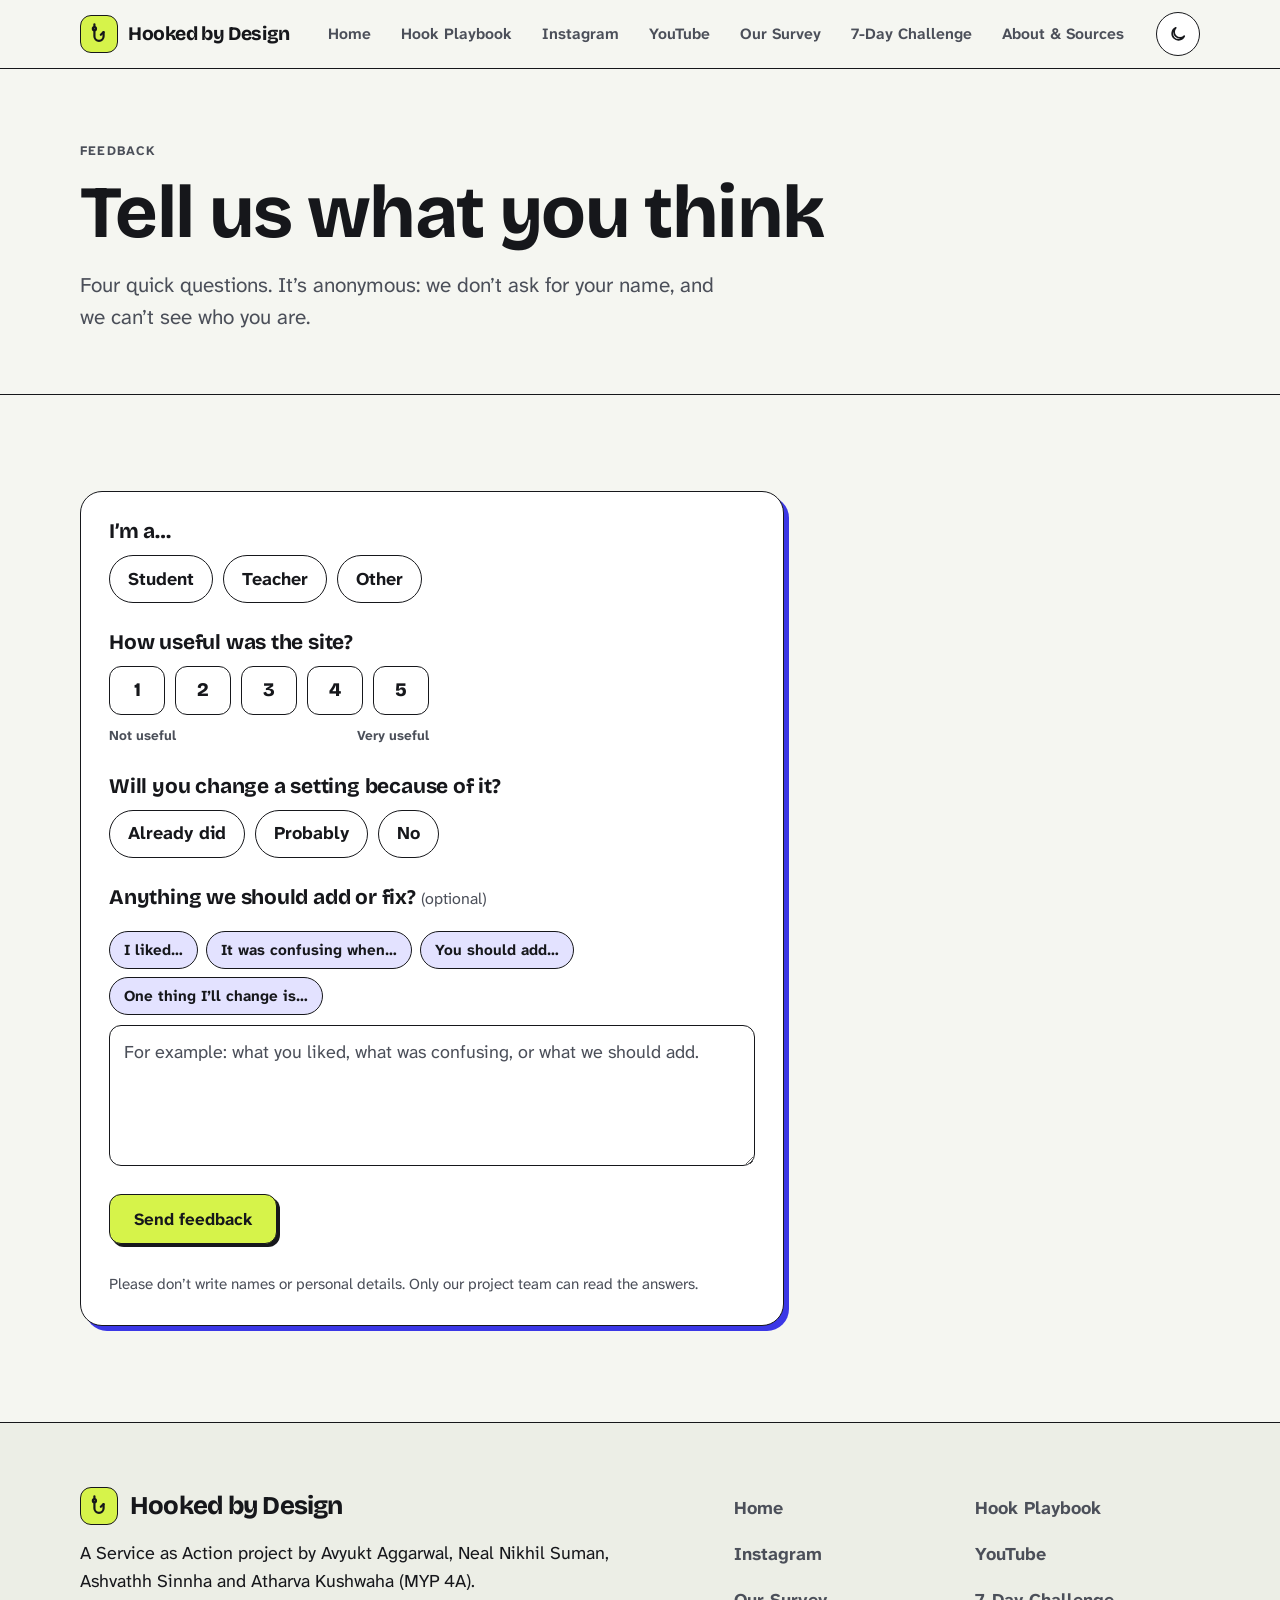
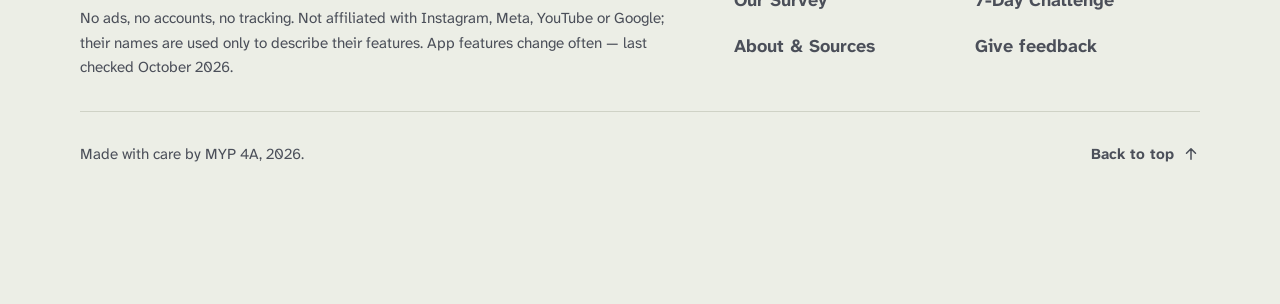
<file: feedback.html>
<!doctype html>
<html lang="en" class="no-js">
<head>
<meta charset="utf-8">
<meta name="viewport" content="width=device-width, initial-scale=1">
<title>Feedback — Hooked by Design</title>
<meta name="description" content="Four quick, anonymous questions about Hooked by Design. Tell us what was useful and what we should fix.">
<meta property="og:title" content="Feedback">
<meta property="og:description" content="Four quick, anonymous questions about Hooked by Design. Tell us what was useful and what we should fix.">
<meta property="og:type" content="website">
<meta property="og:site_name" content="Hooked by Design">
<meta name="twitter:card" content="summary_large_image">
<meta property="og:url" content="https://hooked-by-design.vercel.app/feedback.html">
<meta property="og:image" content="https://hooked-by-design.vercel.app/assets/img/social-card.png">
<meta property="og:image:width" content="1200">
<meta property="og:image:height" content="630">
<meta property="og:image:alt" content="Hooked by Design: 15 of 21 students say social media mostly harms people their age, but only 5 say it harms them.">
<meta name="theme-color" content="#f5f6f1">
<link rel="canonical" href="https://hooked-by-design.vercel.app/feedback.html">
<link rel="icon" href="assets/img/favicon.svg" type="image/svg+xml">
<link rel="apple-touch-icon" href="assets/img/apple-touch-icon.png">
<link rel="preload" href="assets/fonts/bricolage-grotesque.woff2" as="font" type="font/woff2" crossorigin>
<link rel="preload" href="assets/fonts/atkinson-hyperlegible-next.woff2" as="font" type="font/woff2" crossorigin>
<link rel="stylesheet" href="assets/css/style.css">
<script src="assets/js/theme.js"></script>
<script src="assets/js/site.js" defer></script>
<script src="assets/js/feedback.js" defer></script>
</head>
<body>
<a class="skip-link" href="#main">Skip to content</a>
<svg width="0" height="0" style="position:absolute" aria-hidden="true" focusable="false">
  <symbol id="i-hook" viewBox="0 0 24 24"><path d="M7 1.5v3"/><circle cx="7" cy="6.2" r="1.7"/><path d="M7 7.9v6.6a5 5 0 0 0 10 0V10"/><path d="M17 10l-3 2.8"/></symbol>
  <symbol id="i-dice" viewBox="0 0 24 24"><rect x="3.5" y="3.5" width="17" height="17" rx="4"/><circle cx="8.5" cy="8.5" r="1.4" fill="currentColor" stroke="none"/><circle cx="12" cy="12" r="1.4" fill="currentColor" stroke="none"/><circle cx="15.5" cy="15.5" r="1.4" fill="currentColor" stroke="none"/></symbol>
  <symbol id="i-infinity" viewBox="0 0 24 24"><path d="M12 12c-1.8-2.4-3.4-4-5.5-4a4 4 0 0 0 0 8c2.1 0 3.7-1.6 5.5-4zm0 0c1.8 2.4 3.4 4 5.5 4a4 4 0 0 0 0-8c-2.1 0-3.7 1.6-5.5 4z"/></symbol>
  <symbol id="i-heart" viewBox="0 0 24 24"><path d="M12 20s-8-4.9-8-10.6C4 6.9 5.9 5 8.2 5c1.6 0 3 .9 3.8 2.3C12.8 5.9 14.2 5 15.8 5 18.1 5 20 6.9 20 9.4 20 15.1 12 20 12 20z"/></symbol>
  <symbol id="i-target" viewBox="0 0 24 24"><circle cx="12" cy="12" r="8.5"/><circle cx="12" cy="12" r="4.5"/><circle cx="12" cy="12" r="1.3" fill="currentColor" stroke="none"/></symbol>
  <symbol id="i-bell" viewBox="0 0 24 24"><path d="M6.5 16.5v-5.2a5.5 5.5 0 0 1 11 0v5.2l1.6 2H4.9z"/><path d="M10 21h4"/></symbol>
  <symbol id="i-hourglass" viewBox="0 0 24 24"><path d="M6.5 3.5h11M6.5 20.5h11M8 3.5c0 4.4 8 4.6 8 8.5s-8 4.1-8 8.5M16 3.5c0 4.4-8 4.6-8 8.5s8 4.1 8 8.5"/></symbol>
  <symbol id="i-layers" viewBox="0 0 24 24"><path d="M12 3.5l8.5 4.6L12 12.7 3.5 8.1z"/><path d="M3.5 12.2l8.5 4.6 8.5-4.6"/><path d="M3.5 16.3l8.5 4.6 8.5-4.6"/></symbol>
  <symbol id="i-ring" viewBox="0 0 24 24"><path d="M12 3.5A8.5 8.5 0 1 1 3.5 12"/><circle cx="3.5" cy="12" r="1.6" fill="currentColor" stroke="none"/></symbol>
  <symbol id="i-eye" viewBox="0 0 24 24"><path d="M2.5 12s3.5-6.5 9.5-6.5 9.5 6.5 9.5 6.5-3.5 6.5-9.5 6.5S2.5 12 2.5 12z"/><circle cx="12" cy="12" r="3"/></symbol>
  <symbol id="i-arrow" viewBox="0 0 24 24"><path d="M5 12h14M13 6l6 6-6 6"/></symbol>
  <symbol id="i-arrow-down" viewBox="0 0 24 24"><path d="M12 5v14M6 13l6 6 6-6"/></symbol>
  <symbol id="i-arrow-up" viewBox="0 0 24 24"><path d="M12 19V5M6 11l6-6 6 6"/></symbol>
  <symbol id="i-menu" viewBox="0 0 24 24"><path d="M4 7h16M4 12h16M4 17h16"/></symbol>
  <symbol id="i-check" viewBox="0 0 24 24"><path d="M5 12.5l4.5 4.5L19 7.5"/></symbol>
  <symbol id="i-refresh" viewBox="0 0 24 24"><path d="M19.5 12a7.5 7.5 0 1 1-2.2-5.3"/><path d="M19.5 4.5v4h-4"/></symbol>
  <symbol id="i-play" viewBox="0 0 24 24"><path d="M8 5.5v13l10-6.5z"/></symbol>
  <symbol id="i-pause" viewBox="0 0 24 24"><path d="M9 5.5v13M15 5.5v13"/></symbol>
  <symbol id="i-comment" viewBox="0 0 24 24"><path d="M4.5 5.5h15V16H11l-4.5 3.5V16h-2z"/></symbol>
  <symbol id="i-share" viewBox="0 0 24 24"><circle cx="6.5" cy="12" r="2.5"/><circle cx="17.5" cy="6.5" r="2.5"/><circle cx="17.5" cy="17.5" r="2.5"/><path d="M8.7 10.9l6.6-3.3M8.7 13.1l6.6 3.3"/></symbol>
  <symbol id="i-mail" viewBox="0 0 24 24"><rect x="3.5" y="5.5" width="17" height="13" rx="3"/><path d="M4.5 7.5l7.5 5.5 7.5-5.5"/></symbol>
  <symbol id="i-home" viewBox="0 0 24 24"><path d="M4 11.2L12 4.5l8 6.7V20h-5.2v-5.5H9.2V20H4z"/></symbol>
  <symbol id="i-search" viewBox="0 0 24 24"><circle cx="11" cy="11" r="6.5"/><path d="M16 16l4.5 4.5"/></symbol>
  <symbol id="i-film" viewBox="0 0 24 24"><rect x="5" y="3.5" width="14" height="17" rx="3"/><path d="M10.2 9.2v5.6l4.4-2.8z"/></symbol>
  <symbol id="i-user" viewBox="0 0 24 24"><circle cx="12" cy="8.5" r="3.6"/><path d="M5 20c.8-3.8 3.6-5.6 7-5.6s6.2 1.8 7 5.6"/></symbol>
  <symbol id="i-moon" viewBox="0 0 24 24"><path d="M19.5 14.6A7.6 7.6 0 1 1 9.4 4.5a6.1 6.1 0 0 0 10.1 10.1z"/></symbol>
  <symbol id="i-sun" viewBox="0 0 24 24"><circle cx="12" cy="12" r="4"/><path d="M12 2.5v2M12 19.5v2M4.6 4.6L6 6M18 18l1.4 1.4M2.5 12h2M19.5 12h2M4.6 19.4L6 18M18 6l1.4-1.4"/></symbol>
  <symbol id="i-clock" viewBox="0 0 24 24"><circle cx="12" cy="12" r="8.5"/><path d="M12 7.5V12l3 2"/></symbol>
  <symbol id="i-star" viewBox="0 0 24 24"><path d="M12 3.8l2.5 5.2 5.7.8-4.1 4 1 5.6L12 16.7l-5.1 2.7 1-5.6-4.1-4 5.7-.8z"/></symbol>
  <symbol id="i-tag" viewBox="0 0 24 24"><path d="M3.5 12.5v-8h8l9 9-8 8z"/><circle cx="8" cy="9" r="1.4" fill="currentColor" stroke="none"/></symbol>
  <symbol id="i-empty" viewBox="0 0 24 24"><circle cx="12" cy="12" r="8" stroke-dasharray="2.5 3"/></symbol>
  <symbol id="i-phone" viewBox="0 0 24 24"><rect x="7" y="3" width="10" height="18" rx="2.6"/><path d="M11 17.5h2"/></symbol>
  <symbol id="i-ban" viewBox="0 0 24 24"><circle cx="12" cy="12" r="8.5"/><path d="M6 6l12 12"/></symbol>
  <symbol id="i-grid" viewBox="0 0 24 24"><rect x="4" y="4" width="7" height="7" rx="1.5"/><rect x="13" y="4" width="7" height="7" rx="1.5"/><rect x="4" y="13" width="7" height="7" rx="1.5"/><rect x="13" y="13" width="7" height="7" rx="1.5"/></symbol>
  <symbol id="i-tv" viewBox="0 0 24 24"><rect x="3" y="4.5" width="18" height="12.5" rx="2.5"/><path d="M8 20.5h8"/><path d="M10.4 8.3v5.4l4.3-2.7z"/></symbol>
  <symbol id="i-chart" viewBox="0 0 24 24"><path d="M3.5 20.5h17M6.5 20.5V11M11.5 20.5V5M16.5 20.5v-7"/></symbol>
  <symbol id="i-flag" viewBox="0 0 24 24"><path d="M5.5 21V4M5.5 4.5h11l-2 4 2 4h-11"/></symbol>
  <symbol id="i-book" viewBox="0 0 24 24"><path d="M4.5 5.5c2.5-1 5-1 7.5.8 2.5-1.8 5-1.8 7.5-.8v13c-2.5-1-5-1-7.5.8-2.5-1.8-5-1.8-7.5-.8z"/><path d="M12 6.3v13"/></symbol>
  <symbol id="i-sliders" viewBox="0 0 24 24"><path d="M4 7h10M18 7h2M4 17h4M12 17h8"/><circle cx="16" cy="7" r="2"/><circle cx="10" cy="17" r="2"/></symbol>
  <symbol id="i-people" viewBox="0 0 24 24"><circle cx="9" cy="8.5" r="3.2"/><path d="M3.5 19.5c.6-3.4 2.8-5 5.5-5s4.9 1.6 5.5 5"/><circle cx="16.5" cy="9.5" r="2.6"/><path d="M15.5 14.6c2.6 0 4.4 1.4 5 4.4"/></symbol>
  <symbol id="i-info" viewBox="0 0 24 24"><circle cx="12" cy="12" r="8.5"/><path d="M12 11v5.5M12 7.6v.2"/></symbol>
  <symbol id="i-x" viewBox="0 0 24 24"><path d="M6 6l12 12M18 6L6 18"/></symbol>
  <symbol id="i-calendar" viewBox="0 0 24 24"><rect x="3.5" y="5" width="17" height="15.5" rx="3"/><path d="M3.5 10h17M8 3v4M16 3v4"/></symbol>
  <symbol id="i-ball" viewBox="0 0 24 24"><circle cx="12" cy="12" r="8.5"/><path d="M12 8l3.6 2.6-1.4 4.3H9.8l-1.4-4.3z"/><path d="M12 3.5V8M15.6 10.6l4.5-1.4M14.2 14.9l2.7 3.8M9.8 14.9l-2.7 3.8M8.4 10.6L3.9 9.2"/></symbol>
  <symbol id="i-pad" viewBox="0 0 24 24"><path d="M7 8h10a4 4 0 0 1 3.9 4.9l-.8 3.4a2.5 2.5 0 0 1-4.2 1.2L14 15.5h-4l-1.9 2a2.5 2.5 0 0 1-4.2-1.2l-.8-3.4A4 4 0 0 1 7 8z"/><path d="M8 11v3M6.5 12.5h3"/><circle cx="16" cy="12.5" r="1.1" fill="currentColor" stroke="none"/></symbol>
  <symbol id="i-pan" viewBox="0 0 24 24"><circle cx="10" cy="13" r="6"/><path d="M16 13h5.5"/><path d="M8 6.5c0-1.2 1-1.6 1-2.8M11.5 6.5c0-1.2 1-1.6 1-2.8"/></symbol>
  <symbol id="i-note" viewBox="0 0 24 24"><path d="M9 17.5V6l10-2v11.5"/><circle cx="6.5" cy="17.5" r="2.5"/><circle cx="16.5" cy="15.5" r="2.5"/></symbol>
  <symbol id="i-flask" viewBox="0 0 24 24"><path d="M9 3.5h6M10.2 3.5v6.2L4.8 19.2a1 1 0 0 0 .9 1.3h12.6a1 1 0 0 0 .9-1.3l-5.4-9.5V3.5"/><path d="M7.5 15h9"/></symbol>
  <symbol id="i-smile" viewBox="0 0 24 24"><circle cx="12" cy="12" r="8.5"/><path d="M8.5 14c1 1.5 2.2 2.2 3.5 2.2s2.5-.7 3.5-2.2"/><path d="M9 9.5v.6M15 9.5v.6"/></symbol>
</svg>
<header class="site-header">
  <div class="wrap header-bar">
    <a class="brand" href="index.html">
      <span class="brand-mark"><svg class="icon" aria-hidden="true"><use href="#i-hook"/></svg></span>
      <span>Hooked by Design</span>
    </a>
    <div class="header-tools">
      <button class="theme-toggle" type="button" aria-pressed="false" data-theme-toggle>
        <svg class="icon icon-moon" aria-hidden="true"><use href="#i-moon"/></svg>
        <svg class="icon icon-sun" aria-hidden="true"><use href="#i-sun"/></svg>
        <span class="visually-hidden">Dark mode</span>
      </button>
      <button class="menu-button" type="button" aria-expanded="false" aria-controls="site-nav" data-menu-button>
        <svg class="icon" aria-hidden="true"><use href="#i-menu"/></svg><span data-menu-label>Menu</span>
      </button>
    </div>
    <nav id="site-nav" class="site-nav" aria-label="Main">
      <ul>
        <li><a href="index.html">Home <span class="nav-hint">Quiz and our headline finding</span></a></li>
        <li><a href="playbook.html">Hook Playbook <span class="nav-hint">9 tricks, with demos</span></a></li>
        <li><a href="instagram.html">Instagram <span class="nav-hint">Settings, step by step</span></a></li>
        <li><a href="youtube.html">YouTube <span class="nav-hint">Settings and the algorithm</span></a></li>
        <li><a href="survey.html">Our Survey <span class="nav-hint">21 students, in charts</span></a></li>
        <li><a href="challenge.html">7-Day Challenge <span class="nav-hint">One change a day</span></a></li>
        <li><a href="about.html">About &amp; Sources <span class="nav-hint">Who we are, where facts come from</span></a></li>
      </ul>
    </nav>
  </div>
</header>
<main id="main">

  <section class="page-hero">
    <div class="wrap">
      <p class="eyebrow">Feedback</p>
      <h1>Tell us what you think</h1>
      <p class="lede">Four quick questions. It’s anonymous: we don’t ask for your name, and we can’t see who you are.</p>
    </div>
  </section>

  <section class="section" aria-label="Feedback form">
    <div class="wrap">
      <form class="card card-pop feedback-form" method="post" action="/api/feedback" data-feedback-form>
        <fieldset class="q" data-q="role">
          <legend>I’m a…</legend>
          <div class="choices">
            <label class="choice"><input type="radio" name="role" value="student" required><span>Student</span></label>
            <label class="choice"><input type="radio" name="role" value="teacher"><span>Teacher</span></label>
            <label class="choice"><input type="radio" name="role" value="other"><span>Other</span></label>
          </div>
          <p class="q-error" data-error></p>
        </fieldset>

        <fieldset class="q" data-q="useful">
          <legend>How useful was the site?</legend>
          <div class="choices scale">
            <label class="choice"><input type="radio" name="useful" value="1" required><span>1<span class="visually-hidden">, not useful</span></span></label>
            <label class="choice"><input type="radio" name="useful" value="2"><span>2</span></label>
            <label class="choice"><input type="radio" name="useful" value="3"><span>3</span></label>
            <label class="choice"><input type="radio" name="useful" value="4"><span>4</span></label>
            <label class="choice"><input type="radio" name="useful" value="5"><span>5<span class="visually-hidden">, very useful</span></span></label>
          </div>
          <p class="scale-ends" aria-hidden="true"><span>Not useful</span><span>Very useful</span></p>
          <p class="q-error" data-error></p>
        </fieldset>

        <fieldset class="q">
          <legend>Will you change a setting because of it?</legend>
          <div class="choices">
            <label class="choice"><input type="radio" name="change" value="already"><span>Already did</span></label>
            <label class="choice"><input type="radio" name="change" value="probably"><span>Probably</span></label>
            <label class="choice"><input type="radio" name="change" value="no"><span>No</span></label>
          </div>
        </fieldset>

        <div class="q">
          <label class="q-label" for="comment">Anything we should add or fix? <span class="muted">(optional)</span></label>
          <div class="starters" role="group" aria-label="Ideas to start your comment">
            <button class="starter" type="button" data-starter="I liked">I liked…</button>
            <button class="starter" type="button" data-starter="It was confusing when">It was confusing when…</button>
            <button class="starter" type="button" data-starter="You should add">You should add…</button>
            <button class="starter" type="button" data-starter="One thing I’ll change is">One thing I’ll change is…</button>
          </div>
          <textarea id="comment" name="comment" rows="4" maxlength="1000" placeholder="For example: what you liked, what was confusing, or what we should add."></textarea>
        </div>

        <p class="hp" aria-hidden="true"><label>Leave this empty <input type="text" name="website" tabindex="-1" autocomplete="off"></label></p>

        <div class="btn-row">
          <button class="btn btn-primary" type="submit">Send feedback</button>
          <p class="status" data-feedback-status role="status"></p>
        </div>
        <p class="small muted">Please don’t write names or personal details. Only our project team can read the answers.</p>
      </form>

      <div class="card card-pop thanks" id="thanks" tabindex="-1">
        <h2 class="chart-title">Thank you!</h2>
        <p>Your feedback has been sent. It really helps.</p>
        <p><a href="index.html">Back to the home page</a></p>
      </div>
      <p class="note send-error" id="send-error"><span class="note-label">Not sent</span>Sorry, your feedback couldn’t be sent. Please try again in a minute.</p>
    </div>
  </section>

</main>
<footer class="site-footer">
  <div class="wrap footer-grid">
    <div>
      <p class="footer-brand"><span class="brand-mark" aria-hidden="true"><svg class="icon"><use href="#i-hook"/></svg></span>Hooked by Design</p>
      <p>A Service as Action project by Avyukt Aggarwal, Neal Nikhil Suman, Ashvathh Sinnha and Atharva Kushwaha (MYP 4A).</p>
      <p class="footer-small">No ads, no accounts, no tracking. Not affiliated with Instagram, Meta, YouTube or Google; their names are used only to describe their features. App features change often &mdash; last checked October 2026.</p>
    </div>
    <nav aria-label="Footer">
      <ul class="footer-links">
          <li><a href="index.html">Home</a></li>
          <li><a href="playbook.html">Hook Playbook</a></li>
          <li><a href="instagram.html">Instagram</a></li>
          <li><a href="youtube.html">YouTube</a></li>
          <li><a href="survey.html">Our Survey</a></li>
          <li><a href="challenge.html">7-Day Challenge</a></li>
          <li><a href="about.html">About &amp; Sources</a></li>
          <li><a href="feedback.html">Give feedback</a></li>
      </ul>
    </nav>
  </div>
  <div class="wrap footer-bottom">
    <p>Made with care by MYP 4A, 2026.</p>
    <a class="to-top" href="#top">Back to top <svg class="icon" aria-hidden="true"><use href="#i-arrow-up"/></svg></a>
  </div>
</footer>
</body>
</html>
</file>
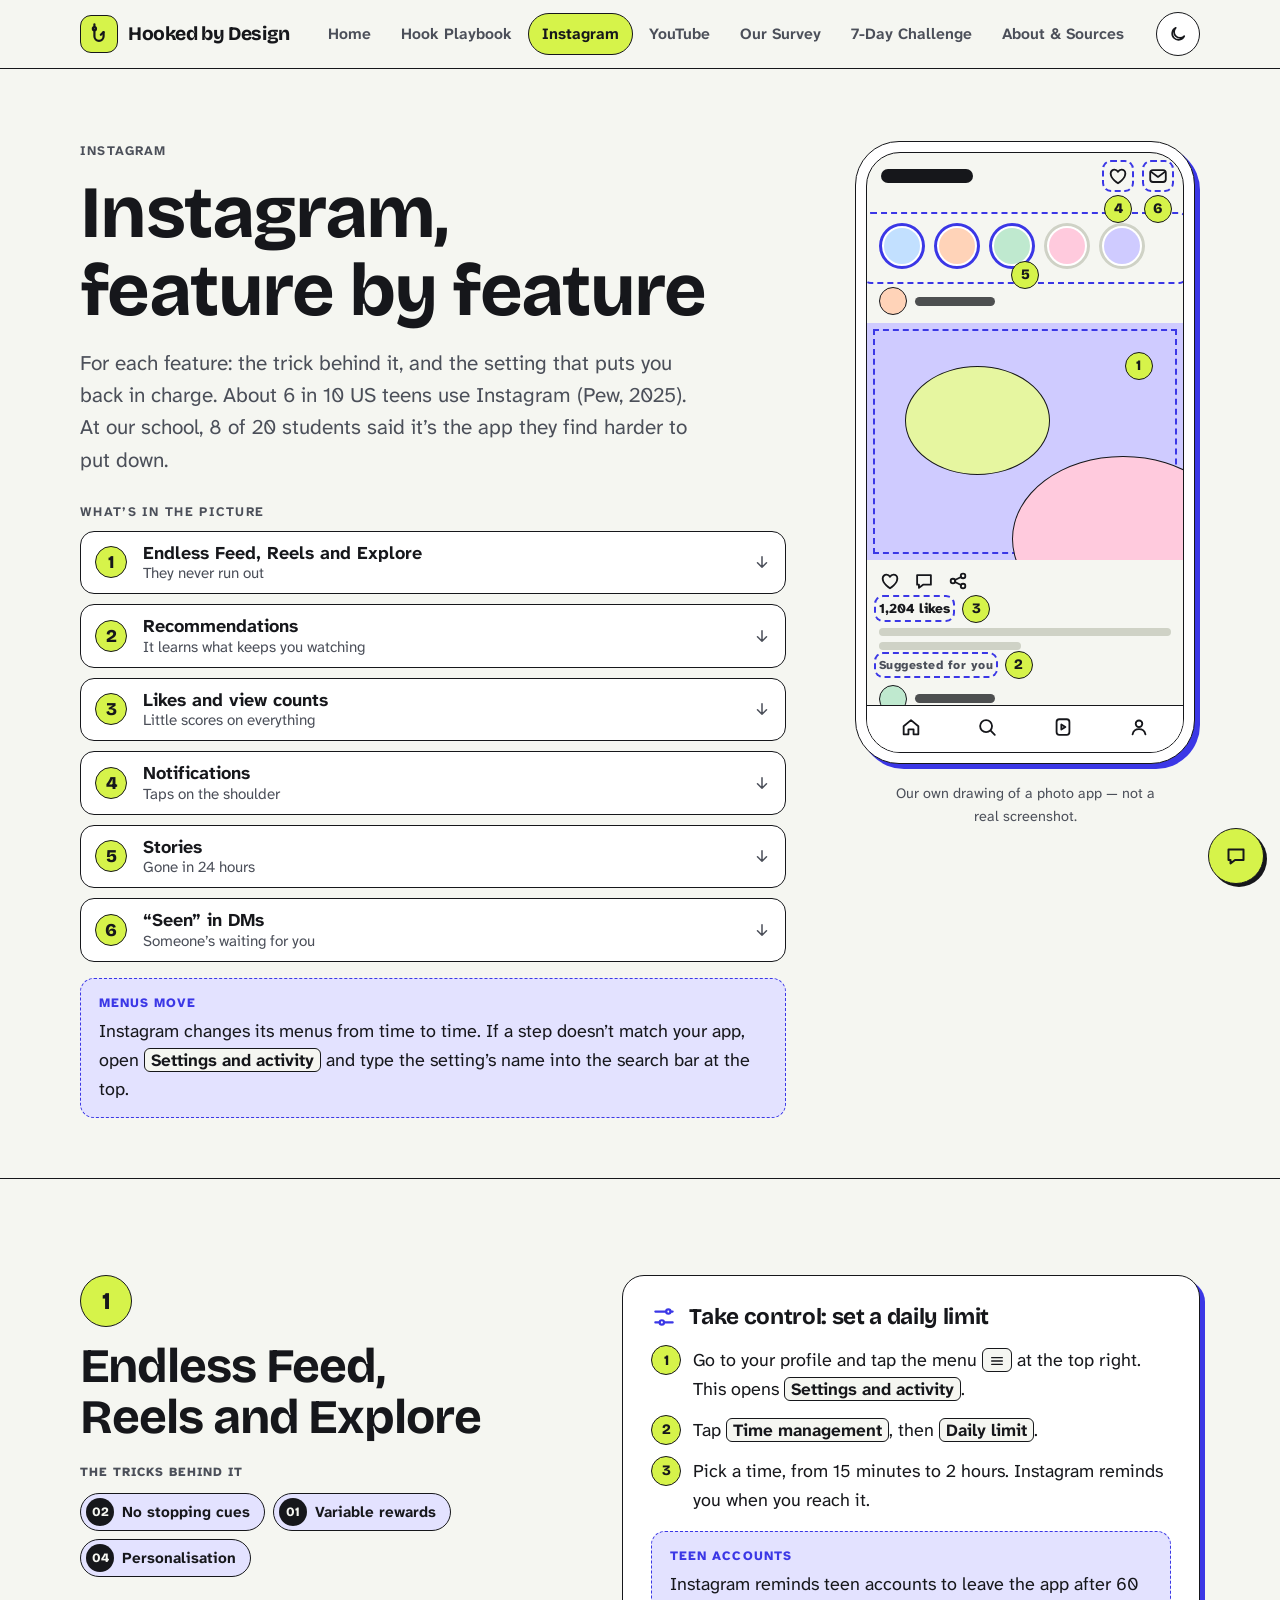
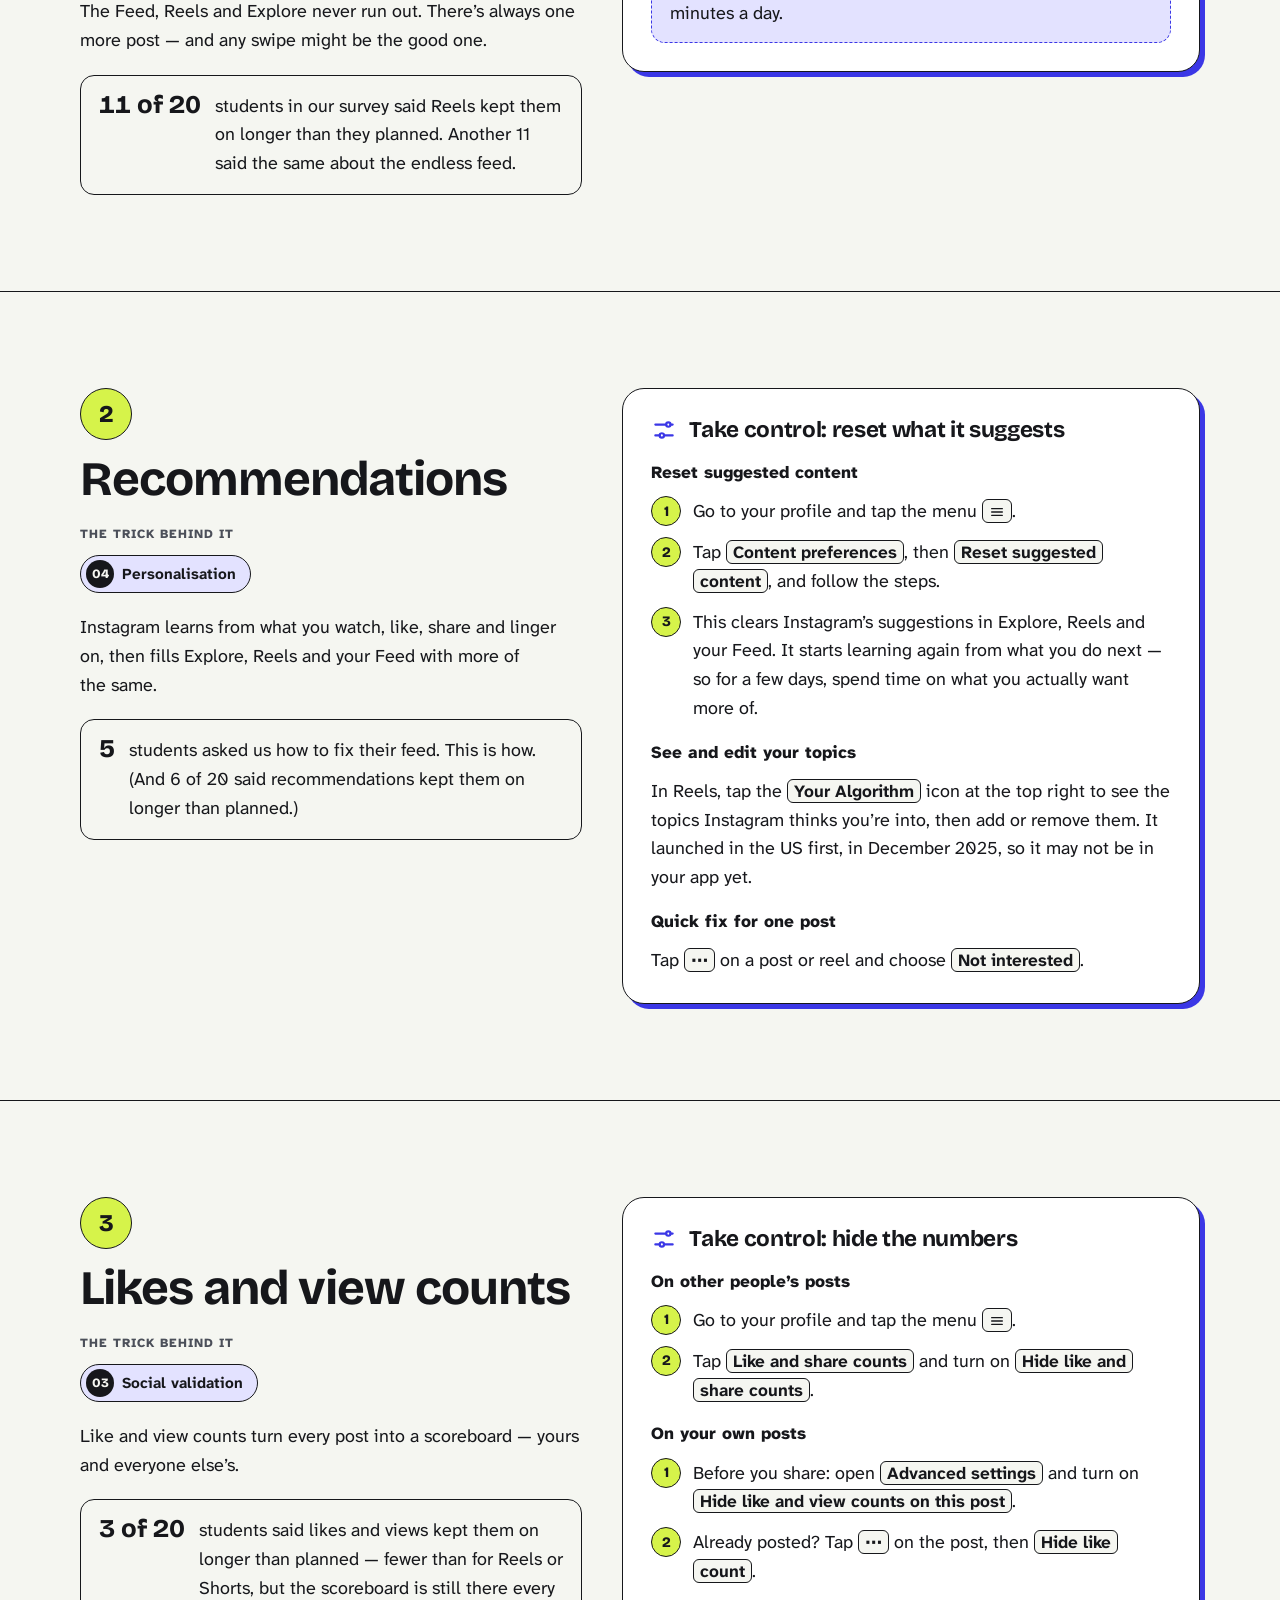
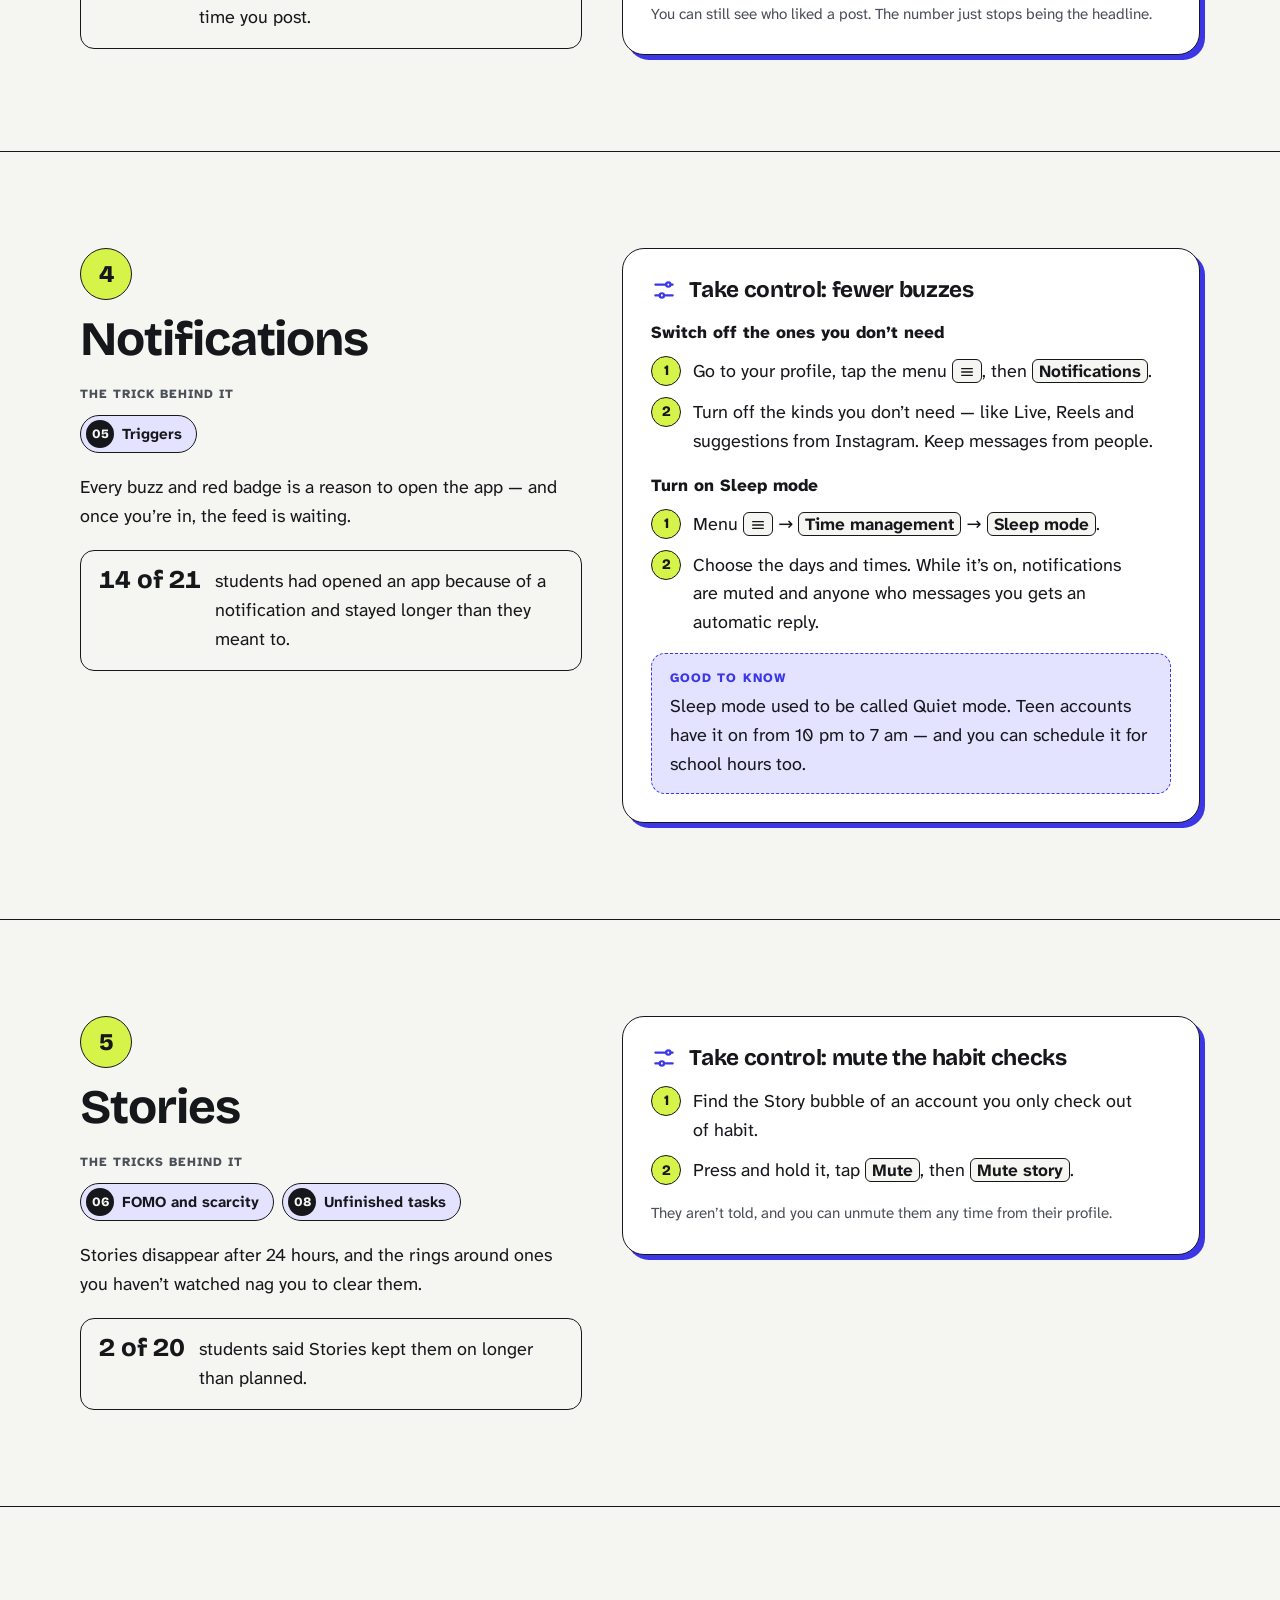
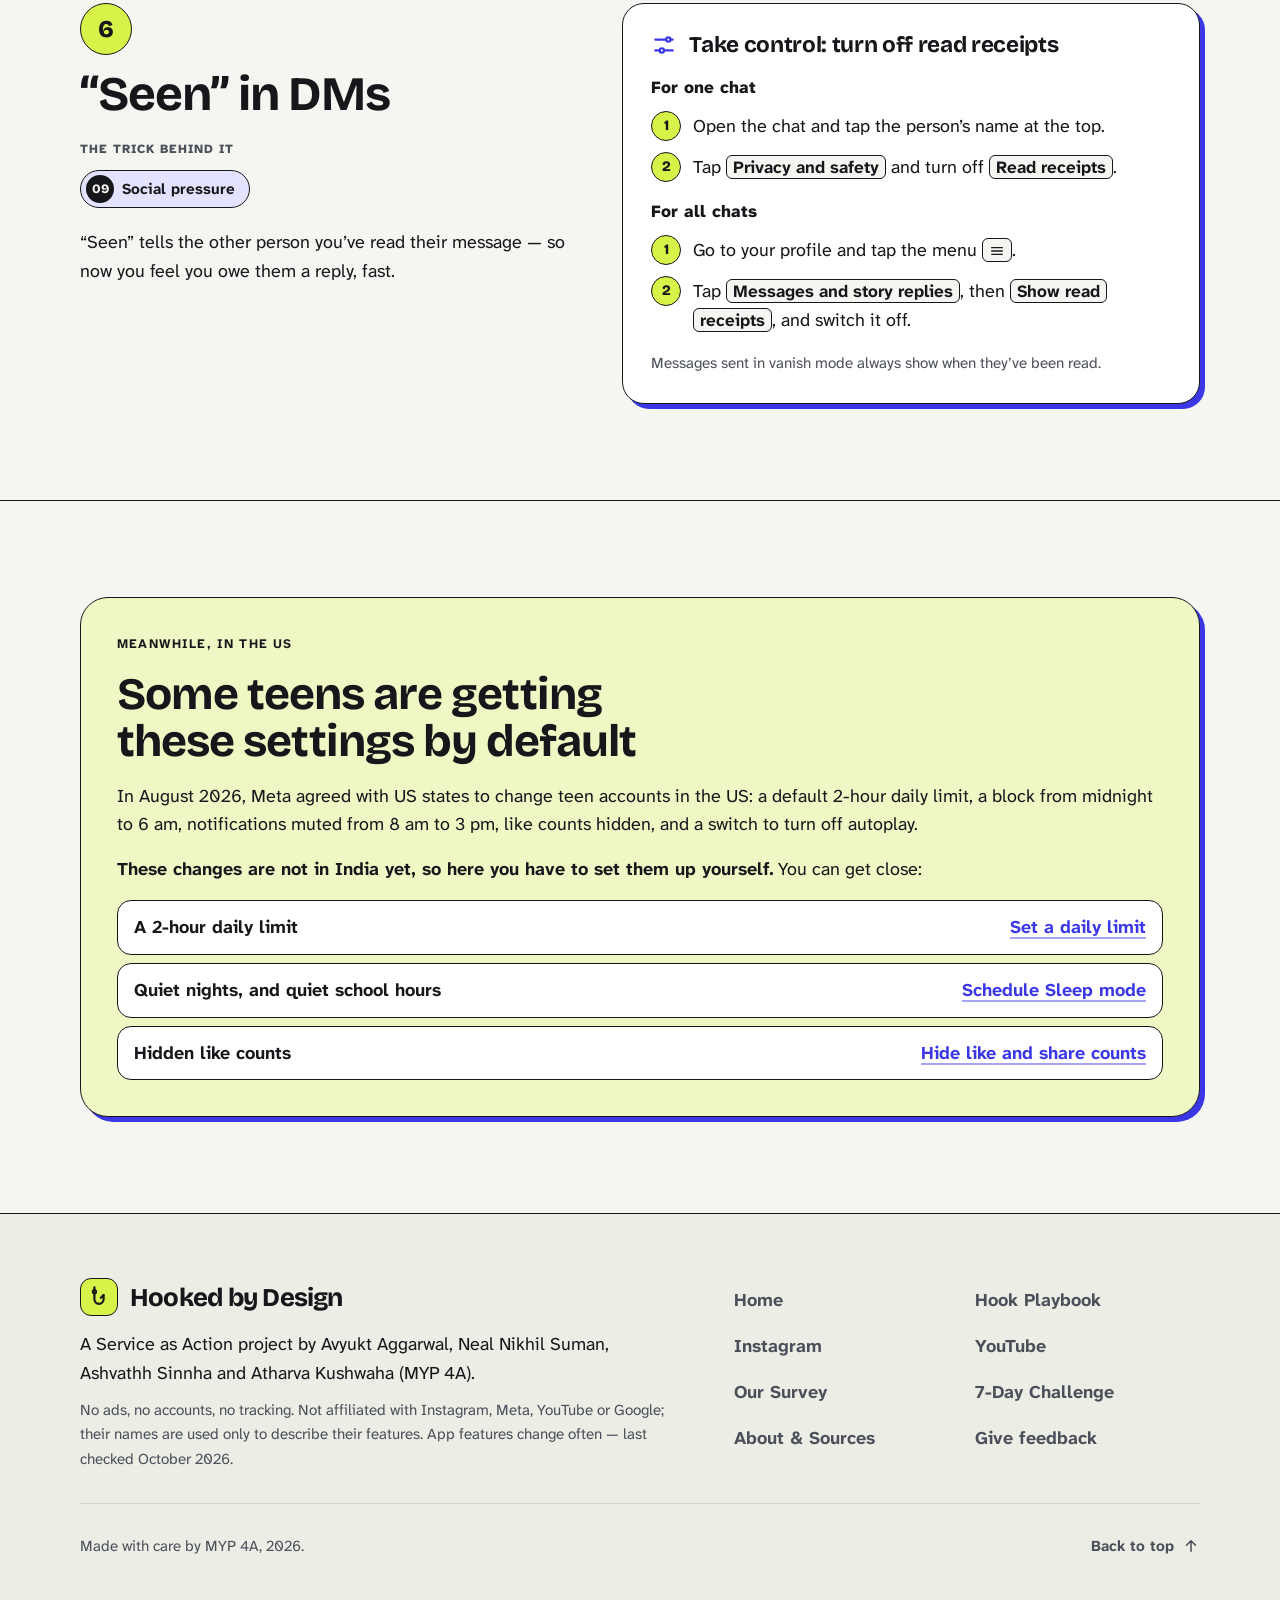
<file: instagram.html>
<!doctype html>
<html lang="en" class="no-js">
<head>
<meta charset="utf-8">
<meta name="viewport" content="width=device-width, initial-scale=1">
<title>Instagram, feature by feature — Hooked by Design</title>
<meta name="description" content="Instagram's Feed, Reels, Explore, likes, notifications, Stories and "Seen" — the trick behind each one, and the setting that puts you back in charge.">
<meta property="og:title" content="Instagram, feature by feature">
<meta property="og:description" content="Instagram's Feed, Reels, Explore, likes, notifications, Stories and "Seen" — the trick behind each one, and the setting that puts you back in charge.">
<meta property="og:type" content="website">
<meta property="og:site_name" content="Hooked by Design">
<meta name="twitter:card" content="summary_large_image">
<meta property="og:url" content="https://hooked-by-design.vercel.app/instagram.html">
<meta property="og:image" content="https://hooked-by-design.vercel.app/assets/img/social-card.png">
<meta property="og:image:width" content="1200">
<meta property="og:image:height" content="630">
<meta property="og:image:alt" content="Hooked by Design: 15 of 21 students say social media mostly harms people their age, but only 5 say it harms them.">
<meta name="theme-color" content="#f5f6f1">
<link rel="canonical" href="https://hooked-by-design.vercel.app/instagram.html">
<link rel="icon" href="assets/img/favicon.svg" type="image/svg+xml">
<link rel="apple-touch-icon" href="assets/img/apple-touch-icon.png">
<link rel="preload" href="assets/fonts/bricolage-grotesque.woff2" as="font" type="font/woff2" crossorigin>
<link rel="preload" href="assets/fonts/atkinson-hyperlegible-next.woff2" as="font" type="font/woff2" crossorigin>
<link rel="stylesheet" href="assets/css/style.css">
<script src="assets/js/theme.js"></script>
<script src="assets/js/site.js" defer></script>
</head>
<body>
<a class="skip-link" href="#main">Skip to content</a>
<svg width="0" height="0" style="position:absolute" aria-hidden="true" focusable="false">
  <symbol id="i-hook" viewBox="0 0 24 24"><path d="M7 1.5v3"/><circle cx="7" cy="6.2" r="1.7"/><path d="M7 7.9v6.6a5 5 0 0 0 10 0V10"/><path d="M17 10l-3 2.8"/></symbol>
  <symbol id="i-dice" viewBox="0 0 24 24"><rect x="3.5" y="3.5" width="17" height="17" rx="4"/><circle cx="8.5" cy="8.5" r="1.4" fill="currentColor" stroke="none"/><circle cx="12" cy="12" r="1.4" fill="currentColor" stroke="none"/><circle cx="15.5" cy="15.5" r="1.4" fill="currentColor" stroke="none"/></symbol>
  <symbol id="i-infinity" viewBox="0 0 24 24"><path d="M12 12c-1.8-2.4-3.4-4-5.5-4a4 4 0 0 0 0 8c2.1 0 3.7-1.6 5.5-4zm0 0c1.8 2.4 3.4 4 5.5 4a4 4 0 0 0 0-8c-2.1 0-3.7 1.6-5.5 4z"/></symbol>
  <symbol id="i-heart" viewBox="0 0 24 24"><path d="M12 20s-8-4.9-8-10.6C4 6.9 5.9 5 8.2 5c1.6 0 3 .9 3.8 2.3C12.8 5.9 14.2 5 15.8 5 18.1 5 20 6.9 20 9.4 20 15.1 12 20 12 20z"/></symbol>
  <symbol id="i-target" viewBox="0 0 24 24"><circle cx="12" cy="12" r="8.5"/><circle cx="12" cy="12" r="4.5"/><circle cx="12" cy="12" r="1.3" fill="currentColor" stroke="none"/></symbol>
  <symbol id="i-bell" viewBox="0 0 24 24"><path d="M6.5 16.5v-5.2a5.5 5.5 0 0 1 11 0v5.2l1.6 2H4.9z"/><path d="M10 21h4"/></symbol>
  <symbol id="i-hourglass" viewBox="0 0 24 24"><path d="M6.5 3.5h11M6.5 20.5h11M8 3.5c0 4.4 8 4.6 8 8.5s-8 4.1-8 8.5M16 3.5c0 4.4-8 4.6-8 8.5s8 4.1 8 8.5"/></symbol>
  <symbol id="i-layers" viewBox="0 0 24 24"><path d="M12 3.5l8.5 4.6L12 12.7 3.5 8.1z"/><path d="M3.5 12.2l8.5 4.6 8.5-4.6"/><path d="M3.5 16.3l8.5 4.6 8.5-4.6"/></symbol>
  <symbol id="i-ring" viewBox="0 0 24 24"><path d="M12 3.5A8.5 8.5 0 1 1 3.5 12"/><circle cx="3.5" cy="12" r="1.6" fill="currentColor" stroke="none"/></symbol>
  <symbol id="i-eye" viewBox="0 0 24 24"><path d="M2.5 12s3.5-6.5 9.5-6.5 9.5 6.5 9.5 6.5-3.5 6.5-9.5 6.5S2.5 12 2.5 12z"/><circle cx="12" cy="12" r="3"/></symbol>
  <symbol id="i-arrow" viewBox="0 0 24 24"><path d="M5 12h14M13 6l6 6-6 6"/></symbol>
  <symbol id="i-arrow-down" viewBox="0 0 24 24"><path d="M12 5v14M6 13l6 6 6-6"/></symbol>
  <symbol id="i-arrow-up" viewBox="0 0 24 24"><path d="M12 19V5M6 11l6-6 6 6"/></symbol>
  <symbol id="i-menu" viewBox="0 0 24 24"><path d="M4 7h16M4 12h16M4 17h16"/></symbol>
  <symbol id="i-check" viewBox="0 0 24 24"><path d="M5 12.5l4.5 4.5L19 7.5"/></symbol>
  <symbol id="i-refresh" viewBox="0 0 24 24"><path d="M19.5 12a7.5 7.5 0 1 1-2.2-5.3"/><path d="M19.5 4.5v4h-4"/></symbol>
  <symbol id="i-play" viewBox="0 0 24 24"><path d="M8 5.5v13l10-6.5z"/></symbol>
  <symbol id="i-pause" viewBox="0 0 24 24"><path d="M9 5.5v13M15 5.5v13"/></symbol>
  <symbol id="i-comment" viewBox="0 0 24 24"><path d="M4.5 5.5h15V16H11l-4.5 3.5V16h-2z"/></symbol>
  <symbol id="i-share" viewBox="0 0 24 24"><circle cx="6.5" cy="12" r="2.5"/><circle cx="17.5" cy="6.5" r="2.5"/><circle cx="17.5" cy="17.5" r="2.5"/><path d="M8.7 10.9l6.6-3.3M8.7 13.1l6.6 3.3"/></symbol>
  <symbol id="i-mail" viewBox="0 0 24 24"><rect x="3.5" y="5.5" width="17" height="13" rx="3"/><path d="M4.5 7.5l7.5 5.5 7.5-5.5"/></symbol>
  <symbol id="i-home" viewBox="0 0 24 24"><path d="M4 11.2L12 4.5l8 6.7V20h-5.2v-5.5H9.2V20H4z"/></symbol>
  <symbol id="i-search" viewBox="0 0 24 24"><circle cx="11" cy="11" r="6.5"/><path d="M16 16l4.5 4.5"/></symbol>
  <symbol id="i-film" viewBox="0 0 24 24"><rect x="5" y="3.5" width="14" height="17" rx="3"/><path d="M10.2 9.2v5.6l4.4-2.8z"/></symbol>
  <symbol id="i-user" viewBox="0 0 24 24"><circle cx="12" cy="8.5" r="3.6"/><path d="M5 20c.8-3.8 3.6-5.6 7-5.6s6.2 1.8 7 5.6"/></symbol>
  <symbol id="i-moon" viewBox="0 0 24 24"><path d="M19.5 14.6A7.6 7.6 0 1 1 9.4 4.5a6.1 6.1 0 0 0 10.1 10.1z"/></symbol>
  <symbol id="i-sun" viewBox="0 0 24 24"><circle cx="12" cy="12" r="4"/><path d="M12 2.5v2M12 19.5v2M4.6 4.6L6 6M18 18l1.4 1.4M2.5 12h2M19.5 12h2M4.6 19.4L6 18M18 6l1.4-1.4"/></symbol>
  <symbol id="i-clock" viewBox="0 0 24 24"><circle cx="12" cy="12" r="8.5"/><path d="M12 7.5V12l3 2"/></symbol>
  <symbol id="i-star" viewBox="0 0 24 24"><path d="M12 3.8l2.5 5.2 5.7.8-4.1 4 1 5.6L12 16.7l-5.1 2.7 1-5.6-4.1-4 5.7-.8z"/></symbol>
  <symbol id="i-tag" viewBox="0 0 24 24"><path d="M3.5 12.5v-8h8l9 9-8 8z"/><circle cx="8" cy="9" r="1.4" fill="currentColor" stroke="none"/></symbol>
  <symbol id="i-empty" viewBox="0 0 24 24"><circle cx="12" cy="12" r="8" stroke-dasharray="2.5 3"/></symbol>
  <symbol id="i-phone" viewBox="0 0 24 24"><rect x="7" y="3" width="10" height="18" rx="2.6"/><path d="M11 17.5h2"/></symbol>
  <symbol id="i-ban" viewBox="0 0 24 24"><circle cx="12" cy="12" r="8.5"/><path d="M6 6l12 12"/></symbol>
  <symbol id="i-grid" viewBox="0 0 24 24"><rect x="4" y="4" width="7" height="7" rx="1.5"/><rect x="13" y="4" width="7" height="7" rx="1.5"/><rect x="4" y="13" width="7" height="7" rx="1.5"/><rect x="13" y="13" width="7" height="7" rx="1.5"/></symbol>
  <symbol id="i-tv" viewBox="0 0 24 24"><rect x="3" y="4.5" width="18" height="12.5" rx="2.5"/><path d="M8 20.5h8"/><path d="M10.4 8.3v5.4l4.3-2.7z"/></symbol>
  <symbol id="i-chart" viewBox="0 0 24 24"><path d="M3.5 20.5h17M6.5 20.5V11M11.5 20.5V5M16.5 20.5v-7"/></symbol>
  <symbol id="i-flag" viewBox="0 0 24 24"><path d="M5.5 21V4M5.5 4.5h11l-2 4 2 4h-11"/></symbol>
  <symbol id="i-book" viewBox="0 0 24 24"><path d="M4.5 5.5c2.5-1 5-1 7.5.8 2.5-1.8 5-1.8 7.5-.8v13c-2.5-1-5-1-7.5.8-2.5-1.8-5-1.8-7.5-.8z"/><path d="M12 6.3v13"/></symbol>
  <symbol id="i-sliders" viewBox="0 0 24 24"><path d="M4 7h10M18 7h2M4 17h4M12 17h8"/><circle cx="16" cy="7" r="2"/><circle cx="10" cy="17" r="2"/></symbol>
  <symbol id="i-people" viewBox="0 0 24 24"><circle cx="9" cy="8.5" r="3.2"/><path d="M3.5 19.5c.6-3.4 2.8-5 5.5-5s4.9 1.6 5.5 5"/><circle cx="16.5" cy="9.5" r="2.6"/><path d="M15.5 14.6c2.6 0 4.4 1.4 5 4.4"/></symbol>
  <symbol id="i-info" viewBox="0 0 24 24"><circle cx="12" cy="12" r="8.5"/><path d="M12 11v5.5M12 7.6v.2"/></symbol>
  <symbol id="i-x" viewBox="0 0 24 24"><path d="M6 6l12 12M18 6L6 18"/></symbol>
  <symbol id="i-calendar" viewBox="0 0 24 24"><rect x="3.5" y="5" width="17" height="15.5" rx="3"/><path d="M3.5 10h17M8 3v4M16 3v4"/></symbol>
  <symbol id="i-ball" viewBox="0 0 24 24"><circle cx="12" cy="12" r="8.5"/><path d="M12 8l3.6 2.6-1.4 4.3H9.8l-1.4-4.3z"/><path d="M12 3.5V8M15.6 10.6l4.5-1.4M14.2 14.9l2.7 3.8M9.8 14.9l-2.7 3.8M8.4 10.6L3.9 9.2"/></symbol>
  <symbol id="i-pad" viewBox="0 0 24 24"><path d="M7 8h10a4 4 0 0 1 3.9 4.9l-.8 3.4a2.5 2.5 0 0 1-4.2 1.2L14 15.5h-4l-1.9 2a2.5 2.5 0 0 1-4.2-1.2l-.8-3.4A4 4 0 0 1 7 8z"/><path d="M8 11v3M6.5 12.5h3"/><circle cx="16" cy="12.5" r="1.1" fill="currentColor" stroke="none"/></symbol>
  <symbol id="i-pan" viewBox="0 0 24 24"><circle cx="10" cy="13" r="6"/><path d="M16 13h5.5"/><path d="M8 6.5c0-1.2 1-1.6 1-2.8M11.5 6.5c0-1.2 1-1.6 1-2.8"/></symbol>
  <symbol id="i-note" viewBox="0 0 24 24"><path d="M9 17.5V6l10-2v11.5"/><circle cx="6.5" cy="17.5" r="2.5"/><circle cx="16.5" cy="15.5" r="2.5"/></symbol>
  <symbol id="i-flask" viewBox="0 0 24 24"><path d="M9 3.5h6M10.2 3.5v6.2L4.8 19.2a1 1 0 0 0 .9 1.3h12.6a1 1 0 0 0 .9-1.3l-5.4-9.5V3.5"/><path d="M7.5 15h9"/></symbol>
  <symbol id="i-smile" viewBox="0 0 24 24"><circle cx="12" cy="12" r="8.5"/><path d="M8.5 14c1 1.5 2.2 2.2 3.5 2.2s2.5-.7 3.5-2.2"/><path d="M9 9.5v.6M15 9.5v.6"/></symbol>
</svg>
<header class="site-header">
  <div class="wrap header-bar">
    <a class="brand" href="index.html">
      <span class="brand-mark"><svg class="icon" aria-hidden="true"><use href="#i-hook"/></svg></span>
      <span>Hooked by Design</span>
    </a>
    <div class="header-tools">
      <button class="theme-toggle" type="button" aria-pressed="false" data-theme-toggle>
        <svg class="icon icon-moon" aria-hidden="true"><use href="#i-moon"/></svg>
        <svg class="icon icon-sun" aria-hidden="true"><use href="#i-sun"/></svg>
        <span class="visually-hidden">Dark mode</span>
      </button>
      <button class="menu-button" type="button" aria-expanded="false" aria-controls="site-nav" data-menu-button>
        <svg class="icon" aria-hidden="true"><use href="#i-menu"/></svg><span data-menu-label>Menu</span>
      </button>
    </div>
    <nav id="site-nav" class="site-nav" aria-label="Main">
      <ul>
        <li><a href="index.html">Home <span class="nav-hint">Quiz and our headline finding</span></a></li>
        <li><a href="playbook.html">Hook Playbook <span class="nav-hint">9 tricks, with demos</span></a></li>
        <li><a href="instagram.html" aria-current="page">Instagram <span class="nav-hint">Settings, step by step</span></a></li>
        <li><a href="youtube.html">YouTube <span class="nav-hint">Settings and the algorithm</span></a></li>
        <li><a href="survey.html">Our Survey <span class="nav-hint">21 students, in charts</span></a></li>
        <li><a href="challenge.html">7-Day Challenge <span class="nav-hint">One change a day</span></a></li>
        <li><a href="about.html">About &amp; Sources <span class="nav-hint">Who we are, where facts come from</span></a></li>
      </ul>
    </nav>
  </div>
</header>
<main id="main">

  <section class="page-hero">
    <div class="wrap teardown">
      <div class="teardown-text">
        <p class="eyebrow">Instagram</p>
        <h1>Instagram, feature by feature</h1>
        <p class="lede">For each feature: the trick behind it, and the setting that puts you back in charge. About 6 in 10 US teens use Instagram (Pew, 2025). At our school, 8 of 20 students said it’s the app they find harder to put down.</p>
      </div>

      <div class="teardown-phone" aria-hidden="true">
        <div class="phone">
          <div class="screen screen-tall">
            <div class="m-bar m-bar-pins">
              <span class="m-word"></span>
              <span class="m-icons m-icons-wide">
                <span class="rel is-annotated"><svg class="icon"><use href="#i-heart"/></svg><span class="pin" style="--x: 50%; --y: calc(100% + 22px)">4</span></span>
                <span class="rel is-annotated"><svg class="icon"><use href="#i-mail"/></svg><span class="pin" style="--x: 50%; --y: calc(100% + 22px)">6</span></span>
              </span>
            </div>
            <div class="m-stories-wrap rel">
              <div class="m-stories is-annotated">
                <span class="m-story"></span><span class="m-story"></span><span class="m-story"></span><span class="m-story seen"></span><span class="m-story seen"></span>
              </div>
              <span class="pin" style="--x: 50%; --y: calc(100% - 4px)">5</span>
            </div>
            <div class="m-post-head"><span class="m-avatar"></span><span class="m-name"></span></div>
            <div class="m-img m-img-short rel is-annotated-inset"><span class="pin" style="--x: 86%; --y: 18%">1</span></div>
            <div class="m-actions">
              <svg class="icon"><use href="#i-heart"/></svg>
              <svg class="icon"><use href="#i-comment"/></svg>
              <svg class="icon"><use href="#i-share"/></svg>
            </div>
            <p class="m-likes"><span class="rel is-annotated">1,204 likes<span class="pin" style="--x: calc(100% + 26px); --y: 50%">3</span></span></p>
            <div class="m-line"></div>
            <div class="m-line short"></div>
            <p class="m-label"><span class="rel is-annotated">Suggested for you<span class="pin" style="--x: calc(100% + 26px); --y: 50%">2</span></span></p>
            <div class="m-post-head"><span class="m-avatar t-m2"></span><span class="m-name"></span></div>
            <div class="m-tabbar">
              <svg class="icon"><use href="#i-home"/></svg>
              <svg class="icon"><use href="#i-search"/></svg>
              <svg class="icon"><use href="#i-film"/></svg>
              <svg class="icon"><use href="#i-user"/></svg>
            </div>
          </div>
        </div>
        <p class="teardown-cap">Our own drawing of a photo app — not a real screenshot.</p>
      </div>

      <div class="teardown-legend">
        <h2 class="legend-title">What’s in the picture</h2>
        <ol class="legend">
          <li><a href="#feed"><span class="legend-num">1</span><span>Endless Feed, Reels and Explore<span class="legend-sub">They never run out</span></span><svg class="icon icon-sm" aria-hidden="true"><use href="#i-arrow-down"/></svg></a></li>
          <li><a href="#recommendations"><span class="legend-num">2</span><span>Recommendations<span class="legend-sub">It learns what keeps you watching</span></span><svg class="icon icon-sm" aria-hidden="true"><use href="#i-arrow-down"/></svg></a></li>
          <li><a href="#likes"><span class="legend-num">3</span><span>Likes and view counts<span class="legend-sub">Little scores on everything</span></span><svg class="icon icon-sm" aria-hidden="true"><use href="#i-arrow-down"/></svg></a></li>
          <li><a href="#notifications"><span class="legend-num">4</span><span>Notifications<span class="legend-sub">Taps on the shoulder</span></span><svg class="icon icon-sm" aria-hidden="true"><use href="#i-arrow-down"/></svg></a></li>
          <li><a href="#stories"><span class="legend-num">5</span><span>Stories<span class="legend-sub">Gone in 24 hours</span></span><svg class="icon icon-sm" aria-hidden="true"><use href="#i-arrow-down"/></svg></a></li>
          <li><a href="#seen"><span class="legend-num">6</span><span>“Seen” in DMs<span class="legend-sub">Someone’s waiting for you</span></span><svg class="icon icon-sm" aria-hidden="true"><use href="#i-arrow-down"/></svg></a></li>
        </ol>
        <p class="note" style="margin-top: 16px"><span class="note-label">Menus move</span>Instagram changes its menus from time to time. If a step doesn’t match your app, open <span class="ui">Settings and activity</span> and type the setting’s name into the search bar at the top.</p>
      </div>
    </div>
  </section>

  <section class="section" id="feed" aria-labelledby="feed-h">
    <div class="wrap feature-cols">
      <div class="feature">
        <div class="feature-head">
          <span class="feature-num" aria-hidden="true">1</span>
          <h2 id="feed-h" class="section-title">Endless Feed, Reels and Explore</h2>
        </div>
        <div>
          <p class="trick-label">The tricks behind it</p>
          <ul class="chips">
            <li><a class="chip" href="playbook.html#no-stopping-cues"><span class="chip-num">02</span>No stopping cues</a></li>
            <li><a class="chip" href="playbook.html#variable-rewards"><span class="chip-num">01</span>Variable rewards</a></li>
            <li><a class="chip" href="playbook.html#personalisation"><span class="chip-num">04</span>Personalisation</a></li>
          </ul>
        </div>
        <p>The Feed, Reels and Explore never run out. There’s always one more post — and any swipe might be the good one.</p>
        <p class="survey-tie"><span class="tie-num">11 of 20</span><span>students in our survey said Reels kept them on longer than they planned. Another 11 said the same about the endless feed.</span></p>
      </div>
      <div class="card control">
        <h3><svg class="icon" aria-hidden="true"><use href="#i-sliders"/></svg>Take control: set a daily limit</h3>
        <ol class="steps">
          <li><span>Go to your profile and tap the menu <span class="ui"><svg class="icon icon-ui" aria-hidden="true"><use href="#i-menu"/></svg></span> at the top right. This opens <span class="ui">Settings and activity</span>.</span></li>
          <li><span>Tap <span class="ui">Time management</span>, then <span class="ui">Daily limit</span>.</span></li>
          <li><span>Pick a time, from 15 minutes to 2 hours. Instagram reminds you when you reach it.</span></li>
        </ol>
        <p class="note"><span class="note-label">Teen accounts</span>Instagram reminds teen accounts to leave the app after 60 minutes a day.</p>
      </div>
    </div>
  </section>

  <section class="section" id="recommendations" aria-labelledby="rec-h">
    <div class="wrap feature-cols">
      <div class="feature">
        <div class="feature-head">
          <span class="feature-num" aria-hidden="true">2</span>
          <h2 id="rec-h" class="section-title">Recommendations</h2>
        </div>
        <div>
          <p class="trick-label">The trick behind it</p>
          <ul class="chips">
            <li><a class="chip" href="playbook.html#personalisation"><span class="chip-num">04</span>Personalisation</a></li>
          </ul>
        </div>
        <p>Instagram learns from what you watch, like, share and linger on, then fills Explore, Reels and your Feed with more of the same.</p>
        <p class="survey-tie"><span class="tie-num">5</span><span>students asked us how to fix their feed. This is how. (And 6 of 20 said recommendations kept them on longer than planned.)</span></p>
      </div>
      <div class="card control">
        <h3><svg class="icon" aria-hidden="true"><use href="#i-sliders"/></svg>Take control: reset what it suggests</h3>
        <h4>Reset suggested content</h4>
        <ol class="steps">
          <li><span>Go to your profile and tap the menu <span class="ui"><svg class="icon icon-ui" aria-hidden="true"><use href="#i-menu"/></svg></span>.</span></li>
          <li><span>Tap <span class="ui">Content preferences</span>, then <span class="ui">Reset suggested content</span>, and follow the steps.</span></li>
          <li><span>This clears Instagram’s suggestions in Explore, Reels and your Feed. It starts learning again from what you do next — so for a few days, spend time on what you actually want more of.</span></li>
        </ol>
        <h4>See and edit your topics</h4>
        <p>In Reels, tap the <span class="ui">Your Algorithm</span> icon at the top right to see the topics Instagram thinks you’re into, then add or remove them. It launched in the US first, in December 2025, so it may not be in your app yet.</p>
        <h4>Quick fix for one post</h4>
        <p>Tap <span class="ui">⋯</span> on a post or reel and choose <span class="ui">Not interested</span>.</p>
      </div>
    </div>
  </section>

  <section class="section" id="likes" aria-labelledby="likes-h">
    <div class="wrap feature-cols">
      <div class="feature">
        <div class="feature-head">
          <span class="feature-num" aria-hidden="true">3</span>
          <h2 id="likes-h" class="section-title">Likes and view counts</h2>
        </div>
        <div>
          <p class="trick-label">The trick behind it</p>
          <ul class="chips">
            <li><a class="chip" href="playbook.html#social-validation"><span class="chip-num">03</span>Social validation</a></li>
          </ul>
        </div>
        <p>Like and view counts turn every post into a scoreboard — yours and everyone else’s.</p>
        <p class="survey-tie"><span class="tie-num">3 of 20</span><span>students said likes and views kept them on longer than planned — fewer than for Reels or Shorts, but the scoreboard is still there every time you post.</span></p>
      </div>
      <div class="card control">
        <h3><svg class="icon" aria-hidden="true"><use href="#i-sliders"/></svg>Take control: hide the numbers</h3>
        <h4>On other people’s posts</h4>
        <ol class="steps">
          <li><span>Go to your profile and tap the menu <span class="ui"><svg class="icon icon-ui" aria-hidden="true"><use href="#i-menu"/></svg></span>.</span></li>
          <li><span>Tap <span class="ui">Like and share counts</span> and turn on <span class="ui">Hide like and share counts</span>.</span></li>
        </ol>
        <h4>On your own posts</h4>
        <ol class="steps">
          <li><span>Before you share: open <span class="ui">Advanced settings</span> and turn on <span class="ui">Hide like and view counts on this post</span>.</span></li>
          <li><span>Already posted? Tap <span class="ui">⋯</span> on the post, then <span class="ui">Hide like count</span>.</span></li>
        </ol>
        <p class="muted small">You can still see who liked a post. The number just stops being the headline.</p>
      </div>
    </div>
  </section>

  <section class="section" id="notifications" aria-labelledby="notif-h">
    <div class="wrap feature-cols">
      <div class="feature">
        <div class="feature-head">
          <span class="feature-num" aria-hidden="true">4</span>
          <h2 id="notif-h" class="section-title">Notifications</h2>
        </div>
        <div>
          <p class="trick-label">The trick behind it</p>
          <ul class="chips">
            <li><a class="chip" href="playbook.html#triggers"><span class="chip-num">05</span>Triggers</a></li>
          </ul>
        </div>
        <p>Every buzz and red badge is a reason to open the app — and once you’re in, the feed is waiting.</p>
        <p class="survey-tie"><span class="tie-num">16 of 21</span><span>students had opened an app because of a notification and stayed longer than they meant to.</span></p>
      </div>
      <div class="card control">
        <h3><svg class="icon" aria-hidden="true"><use href="#i-sliders"/></svg>Take control: fewer buzzes</h3>
        <h4>Switch off the ones you don’t need</h4>
        <ol class="steps">
          <li><span>Go to your profile, tap the menu <span class="ui"><svg class="icon icon-ui" aria-hidden="true"><use href="#i-menu"/></svg></span>, then <span class="ui">Notifications</span>.</span></li>
          <li><span>Turn off the kinds you don’t need — like Live, Reels and suggestions from Instagram. Keep messages from people.</span></li>
        </ol>
        <h4>Turn on Sleep mode</h4>
        <ol class="steps">
          <li><span>Menu <span class="ui"><svg class="icon icon-ui" aria-hidden="true"><use href="#i-menu"/></svg></span> → <span class="ui">Time management</span> → <span class="ui">Sleep mode</span>.</span></li>
          <li><span>Choose the days and times. While it’s on, notifications are muted and anyone who messages you gets an automatic reply.</span></li>
        </ol>
        <p class="note"><span class="note-label">Good to know</span>Sleep mode used to be called Quiet mode. Teen accounts have it on from 10 pm to 7 am — and you can schedule it for school hours too.</p>
      </div>
    </div>
  </section>

  <section class="section" id="stories" aria-labelledby="stories-h">
    <div class="wrap feature-cols">
      <div class="feature">
        <div class="feature-head">
          <span class="feature-num" aria-hidden="true">5</span>
          <h2 id="stories-h" class="section-title">Stories</h2>
        </div>
        <div>
          <p class="trick-label">The tricks behind it</p>
          <ul class="chips">
            <li><a class="chip" href="playbook.html#fomo"><span class="chip-num">06</span>FOMO and scarcity</a></li>
            <li><a class="chip" href="playbook.html#unfinished-tasks"><span class="chip-num">08</span>Unfinished tasks</a></li>
          </ul>
        </div>
        <p>Stories disappear after 24 hours, and the rings around ones you haven’t watched nag you to clear them.</p>
        <p class="survey-tie"><span class="tie-num">3 of 20</span><span>students said Stories kept them on longer than planned.</span></p>
      </div>
      <div class="card control">
        <h3><svg class="icon" aria-hidden="true"><use href="#i-sliders"/></svg>Take control: mute the habit checks</h3>
        <ol class="steps">
          <li><span>Find the Story bubble of an account you only check out of habit.</span></li>
          <li><span>Press and hold it, tap <span class="ui">Mute</span>, then <span class="ui">Mute story</span>.</span></li>
        </ol>
        <p class="muted small">They aren’t told, and you can unmute them any time from their profile.</p>
      </div>
    </div>
  </section>

  <section class="section" id="seen" aria-labelledby="seen-h">
    <div class="wrap feature-cols">
      <div class="feature">
        <div class="feature-head">
          <span class="feature-num" aria-hidden="true">6</span>
          <h2 id="seen-h" class="section-title">“Seen” in DMs</h2>
        </div>
        <div>
          <p class="trick-label">The trick behind it</p>
          <ul class="chips">
            <li><a class="chip" href="playbook.html#social-pressure"><span class="chip-num">09</span>Social pressure</a></li>
          </ul>
        </div>
        <p>“Seen” tells the other person you’ve read their message — so now you feel you owe them a reply, fast.</p>
      </div>
      <div class="card control">
        <h3><svg class="icon" aria-hidden="true"><use href="#i-sliders"/></svg>Take control: turn off read receipts</h3>
        <h4>For one chat</h4>
        <ol class="steps">
          <li><span>Open the chat and tap the person’s name at the top.</span></li>
          <li><span>Tap <span class="ui">Privacy and safety</span> and turn off <span class="ui">Read receipts</span>.</span></li>
        </ol>
        <h4>For all chats</h4>
        <ol class="steps">
          <li><span>Go to your profile and tap the menu <span class="ui"><svg class="icon icon-ui" aria-hidden="true"><use href="#i-menu"/></svg></span>.</span></li>
          <li><span>Tap <span class="ui">Messages and story replies</span>, then <span class="ui">Show read receipts</span>, and switch it off.</span></li>
        </ol>
        <p class="muted small">Messages sent in vanish mode always show when they’ve been read.</p>
      </div>
    </div>
  </section>

  <section class="section" id="us-changes" aria-labelledby="us-h">
    <div class="wrap">
      <div class="callout us-callout">
        <p class="eyebrow" style="color: inherit">Meanwhile, in the US</p>
        <h2 id="us-h" class="section-title">Some teens are getting these settings by default</h2>
        <p>In August 2026, Meta agreed with US states to change teen accounts in the US: a default 2-hour daily limit, a block from midnight to 6 am, notifications muted from 8 am to 3 pm, like counts hidden, and a switch to turn off autoplay.</p>
        <p><strong>These changes are not in India yet, so here you have to set them up yourself.</strong> You can get close:</p>
        <ul class="us-list">
          <li><span>A 2-hour daily limit</span> <a href="#feed">Set a daily limit</a></li>
          <li><span>Quiet nights, and quiet school hours</span> <a href="#notifications">Schedule Sleep mode</a></li>
          <li><span>Hidden like counts</span> <a href="#likes">Hide like and share counts</a></li>
        </ul>
      </div>
    </div>
  </section>

</main>
<footer class="site-footer">
  <div class="wrap footer-grid">
    <div>
      <p class="footer-brand"><span class="brand-mark" aria-hidden="true"><svg class="icon"><use href="#i-hook"/></svg></span>Hooked by Design</p>
      <p>A Service as Action project by Avyukt Aggarwal, Neal Nikhil Suman, Ashvathh Sinnha and Atharva Kushwaha (MYP 4A).</p>
      <p class="footer-small">No ads, no accounts, no tracking. Not affiliated with Instagram, Meta, YouTube or Google; their names are used only to describe their features. App features change often &mdash; last checked October 2026.</p>
    </div>
    <nav aria-label="Footer">
      <ul class="footer-links">
          <li><a href="index.html">Home</a></li>
          <li><a href="playbook.html">Hook Playbook</a></li>
          <li><a href="instagram.html">Instagram</a></li>
          <li><a href="youtube.html">YouTube</a></li>
          <li><a href="survey.html">Our Survey</a></li>
          <li><a href="challenge.html">7-Day Challenge</a></li>
          <li><a href="about.html">About &amp; Sources</a></li>
          <li><a href="feedback.html">Give feedback</a></li>
      </ul>
    </nav>
  </div>
  <div class="wrap footer-bottom">
    <p>Made with care by MYP 4A, 2026.</p>
    <a class="to-top" href="#top">Back to top <svg class="icon" aria-hidden="true"><use href="#i-arrow-up"/></svg></a>
  </div>
</footer>
<aside aria-label="Feedback"><a class="fab" href="feedback.html"><svg class="icon" aria-hidden="true"><use href="#i-comment"/></svg><span class="fab-label">Give feedback</span></a></aside>
</body>
</html>
</file>
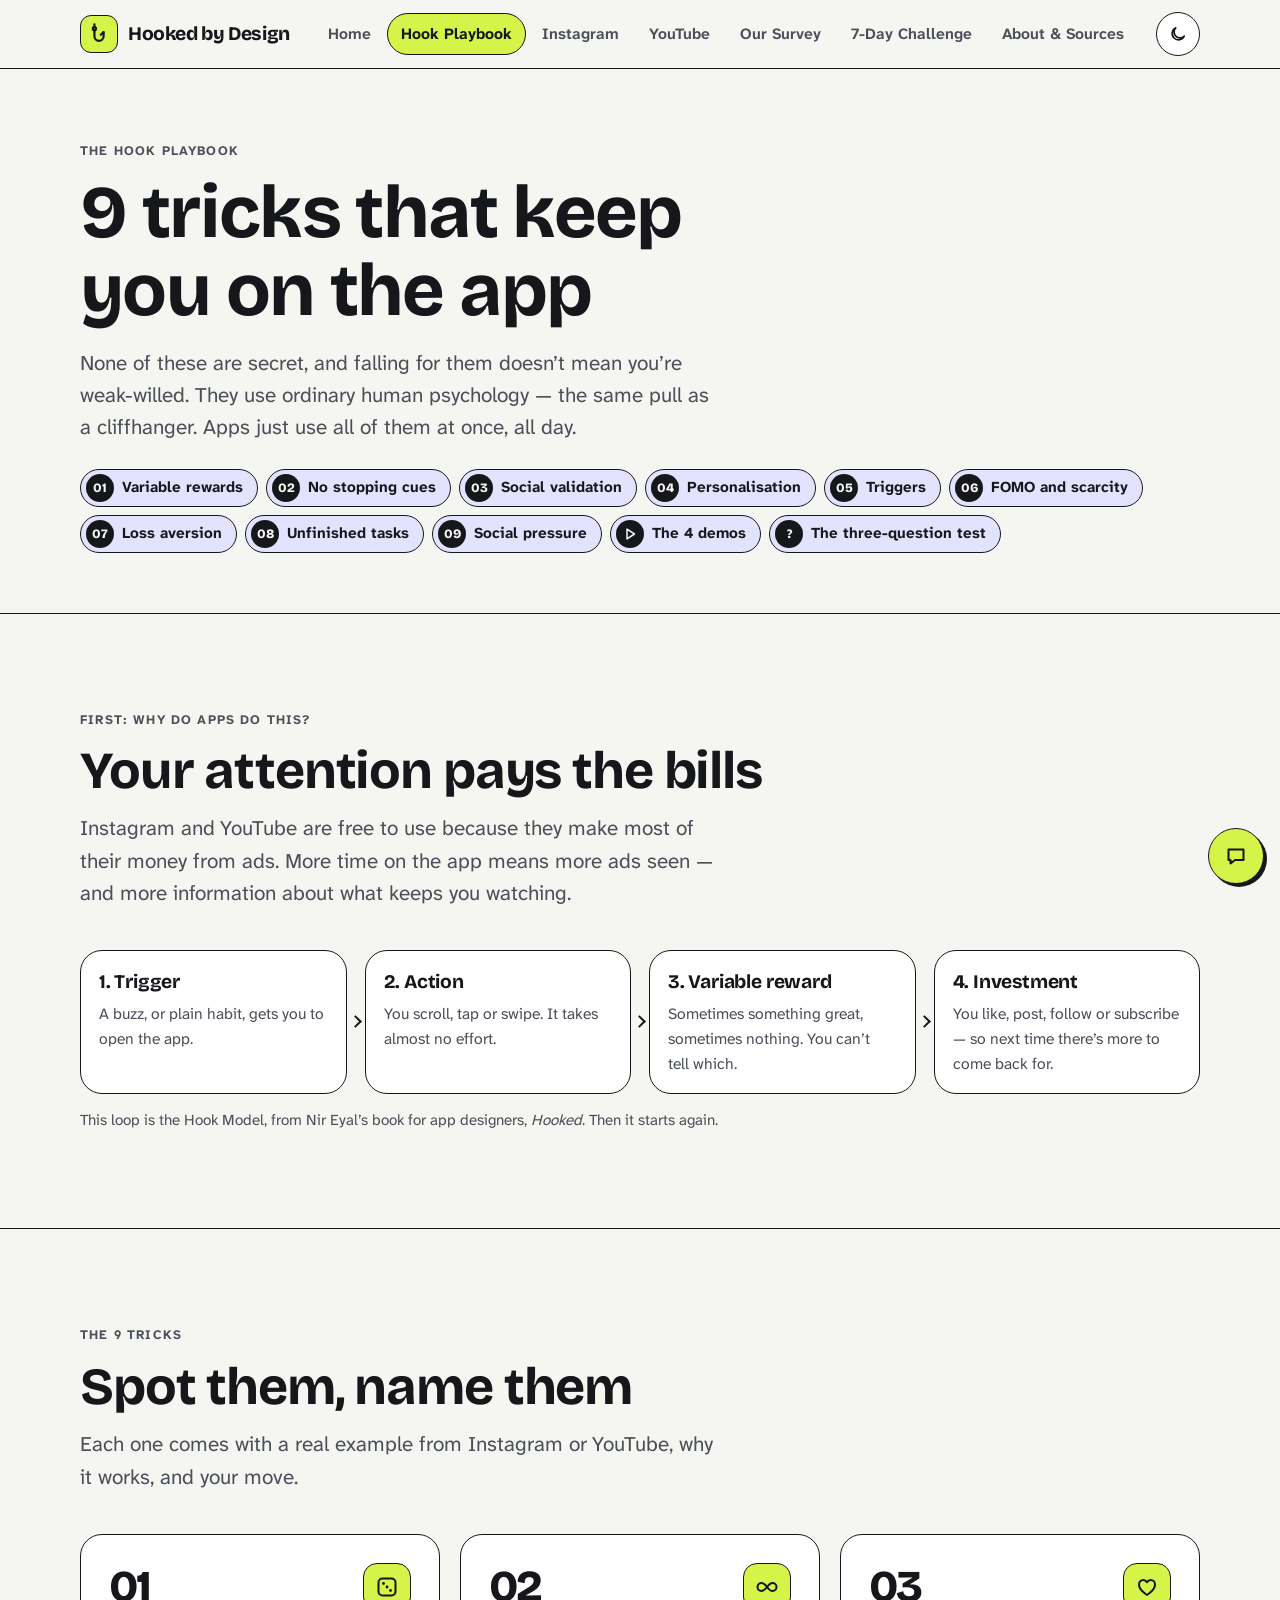
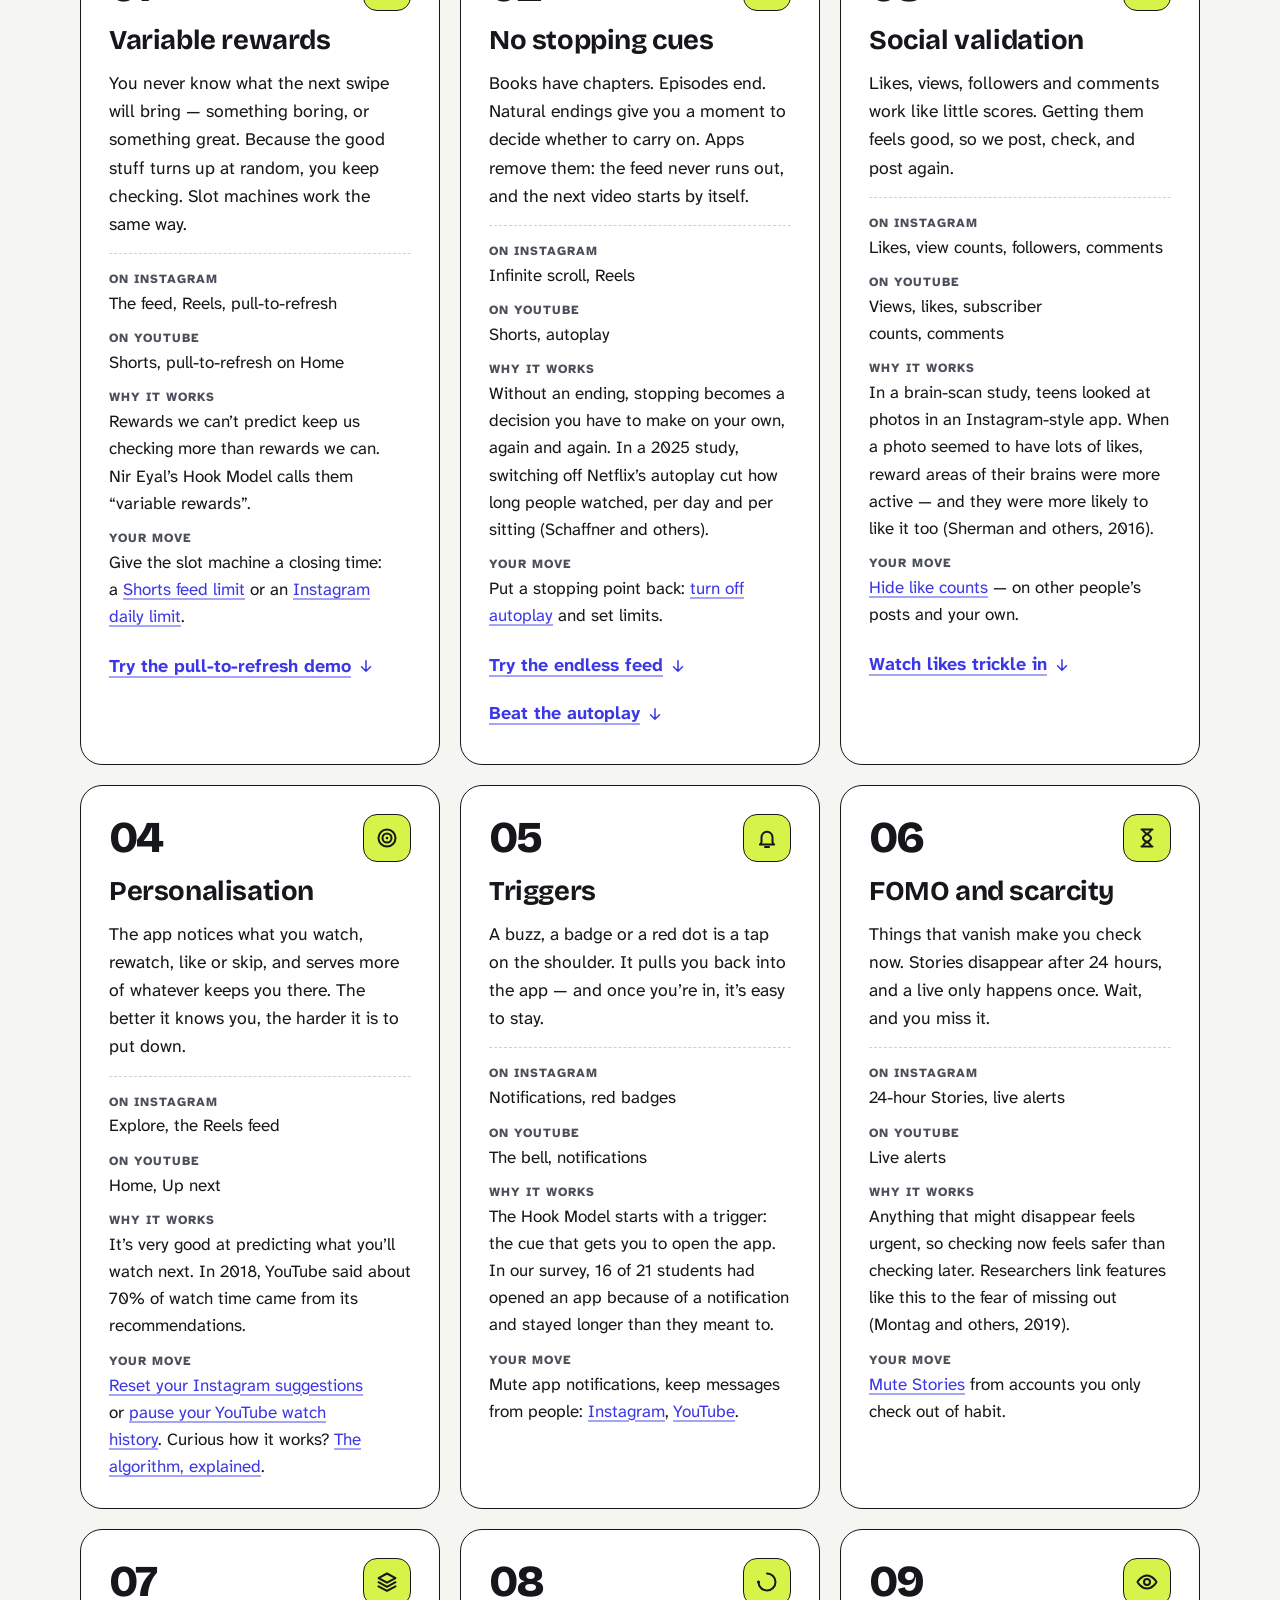
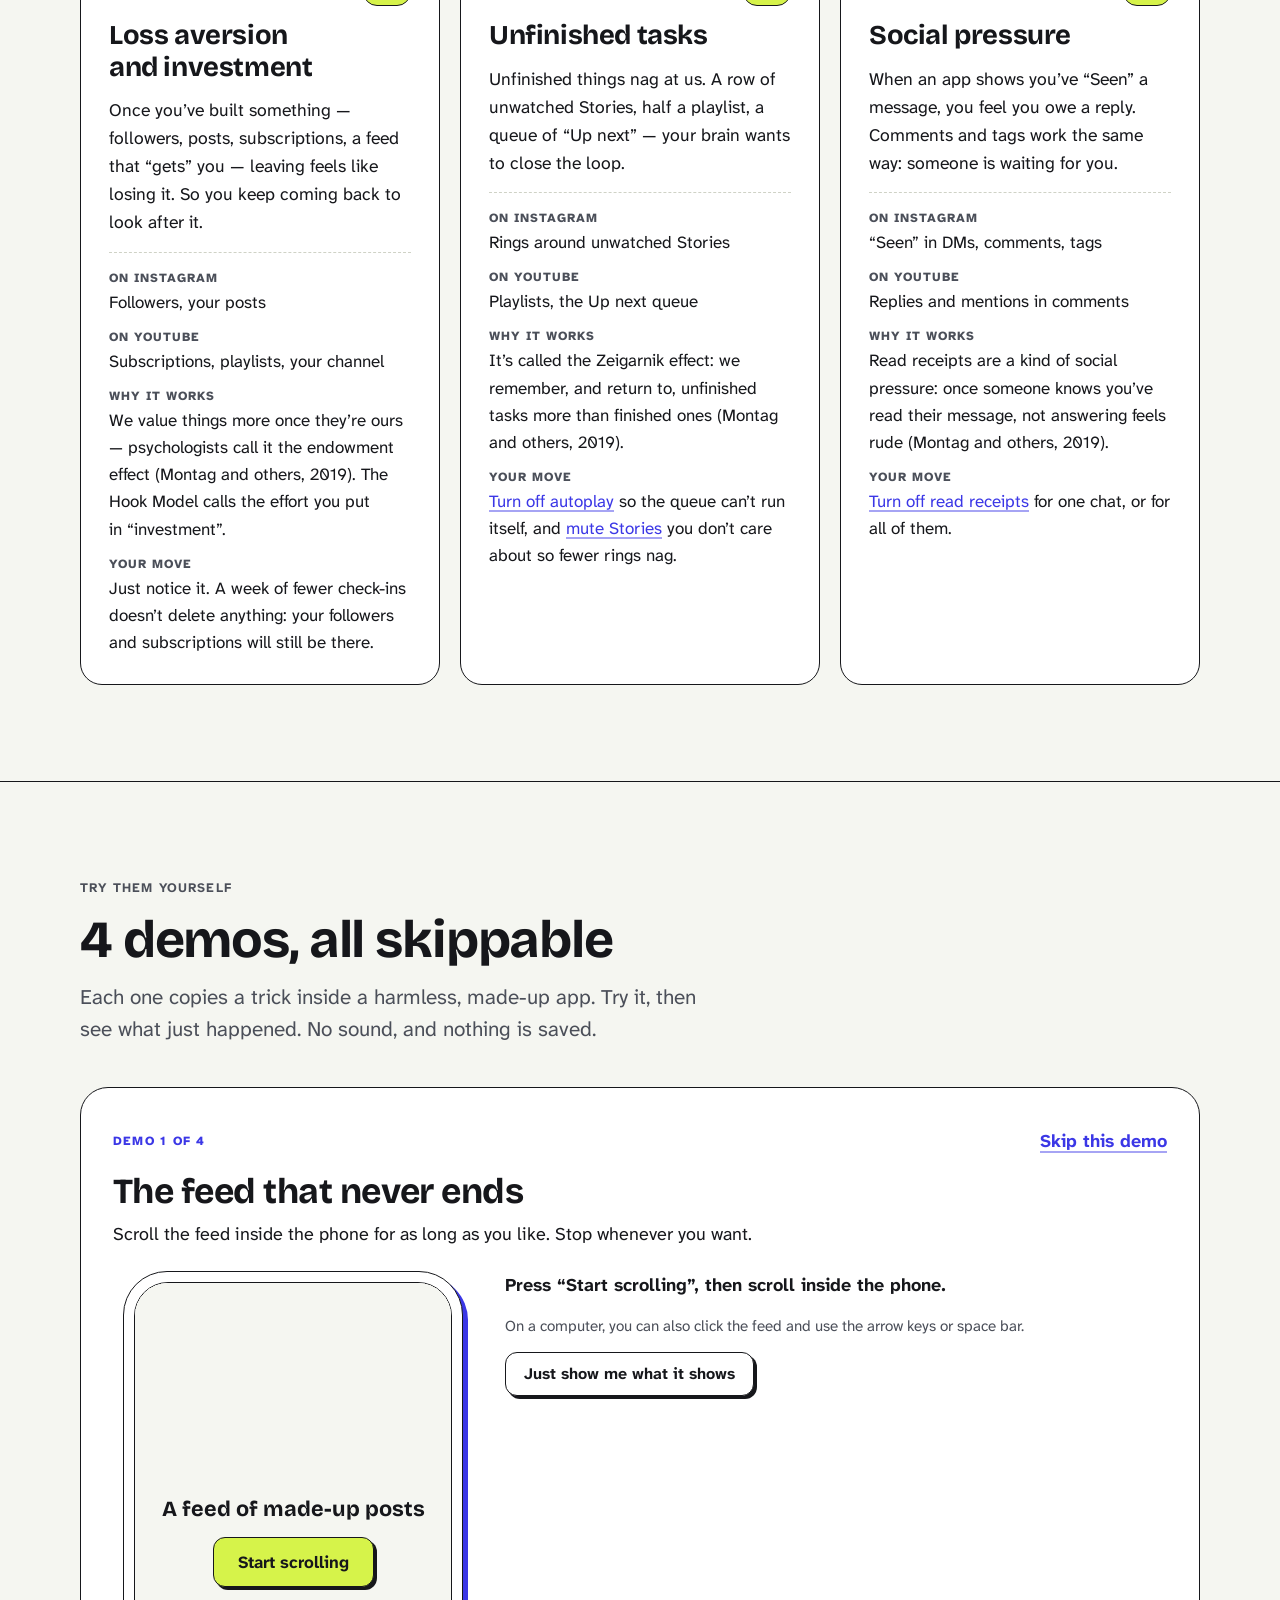
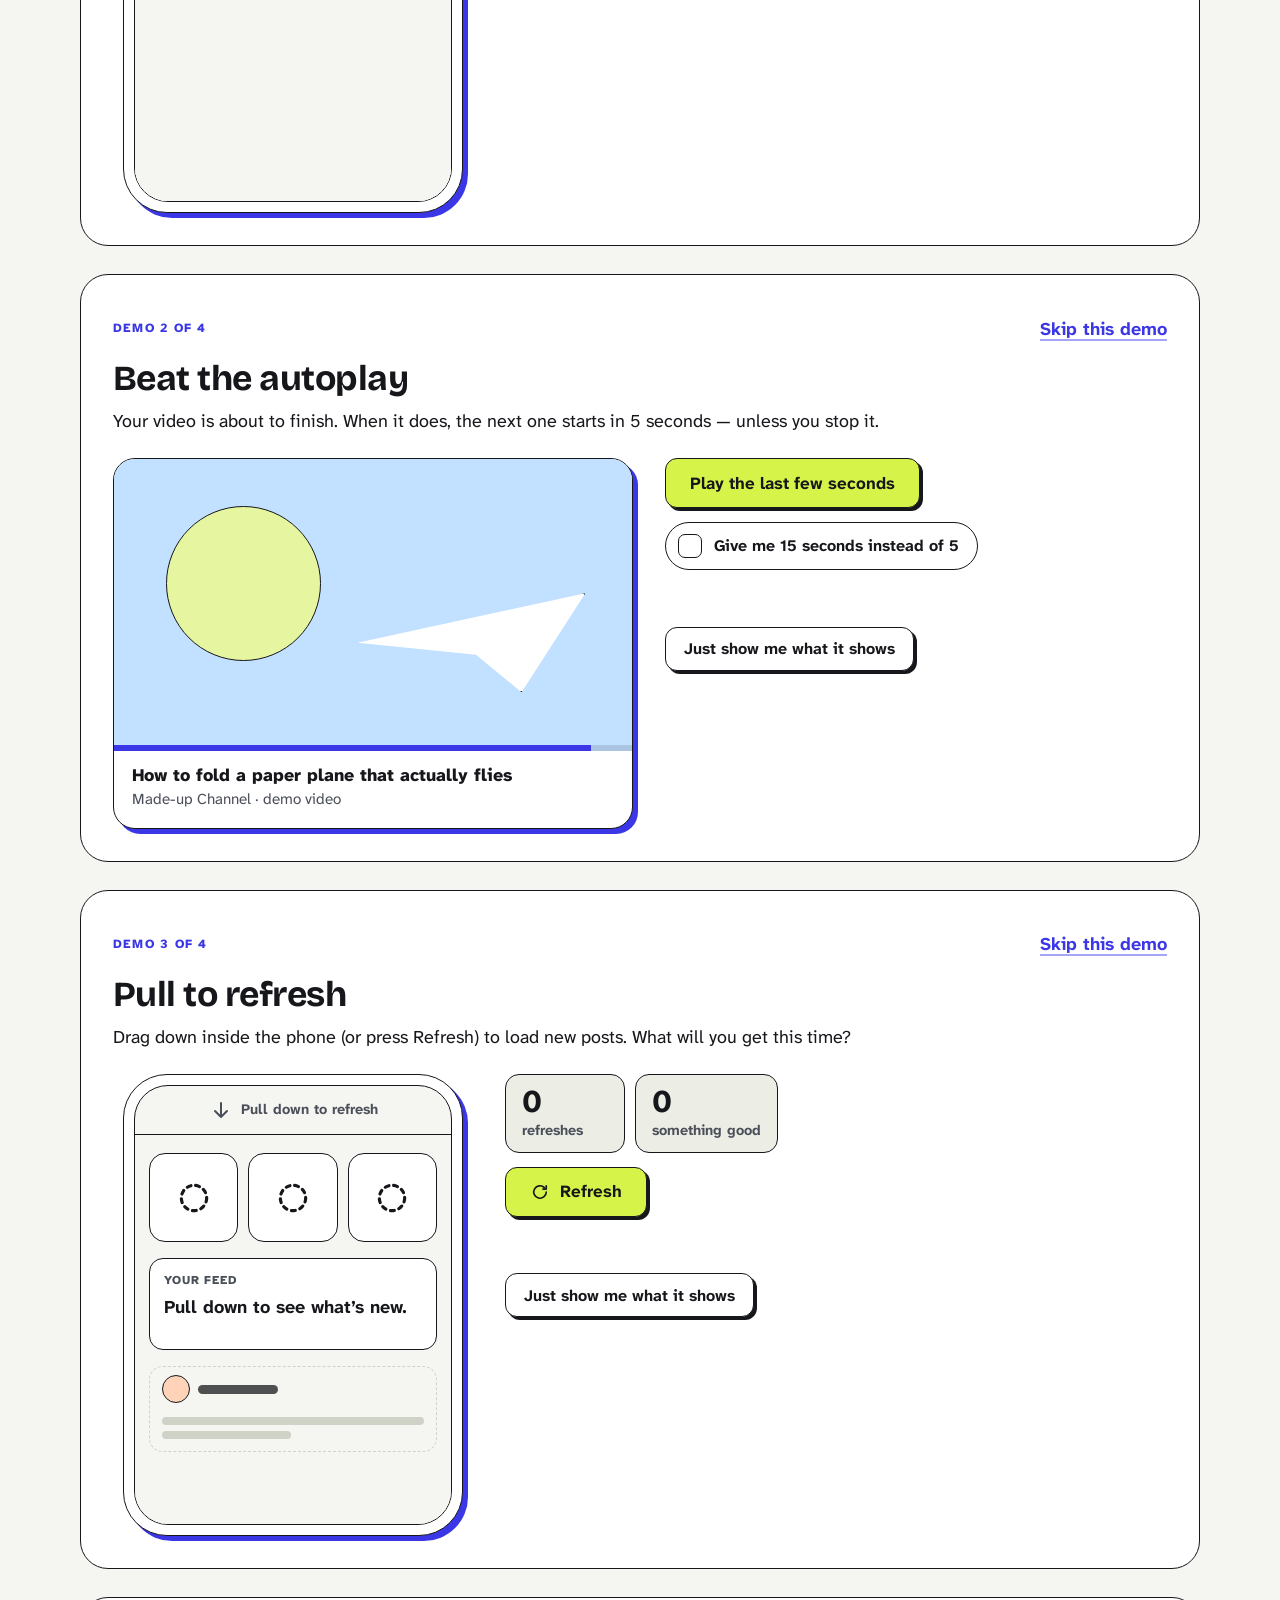
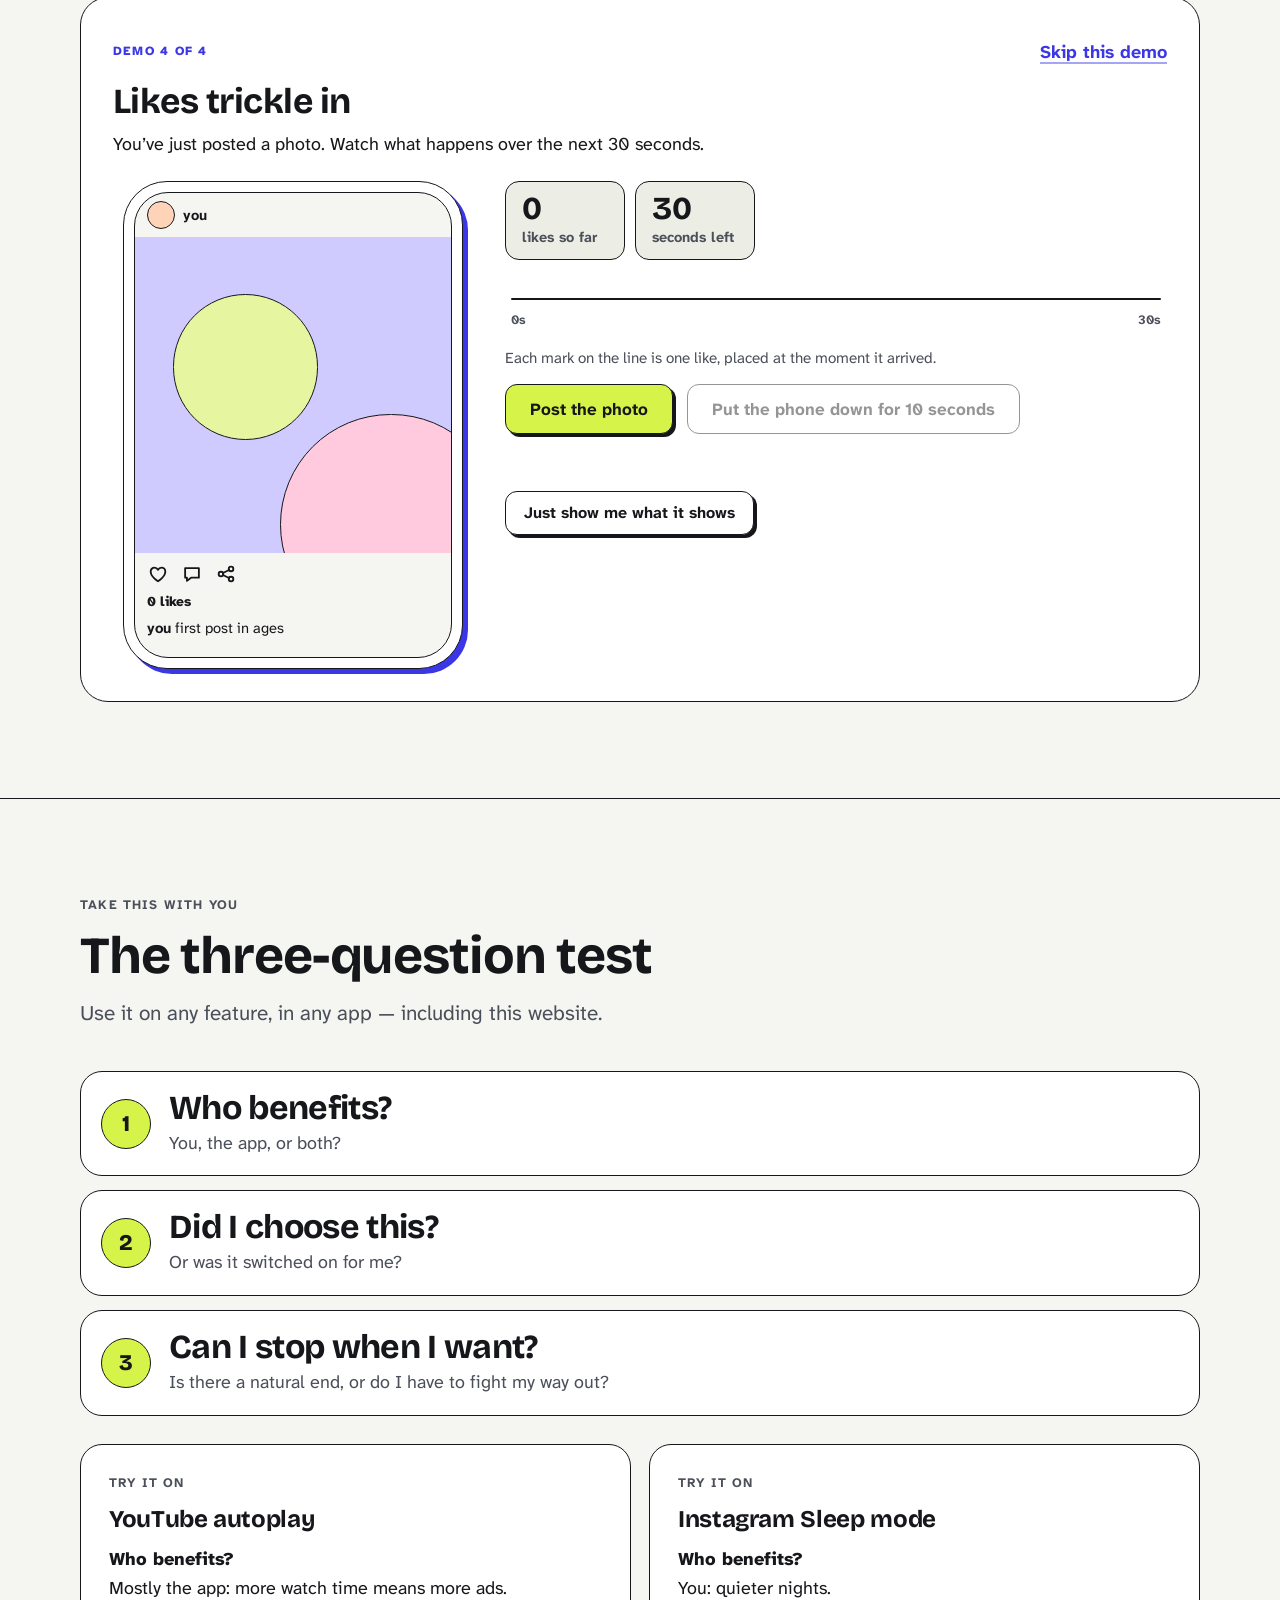
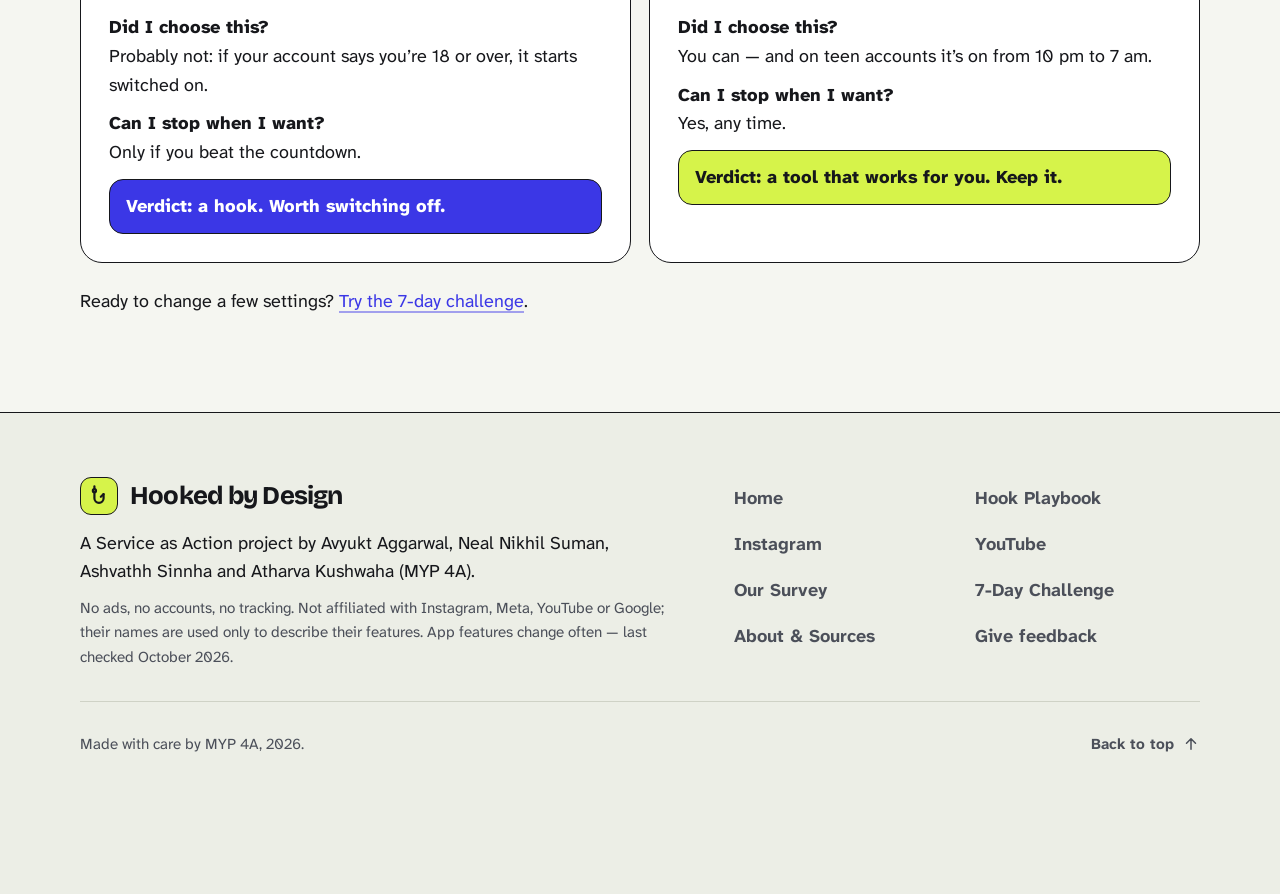
<file: playbook.html>
<!doctype html>
<html lang="en" class="no-js">
<head>
<meta charset="utf-8">
<meta name="viewport" content="width=device-width, initial-scale=1">
<title>The Hook Playbook — Hooked by Design</title>
<meta name="description" content="The 9 design tricks Instagram and YouTube use to hold your attention, explained simply, with demos you can try and the three-question test for any feature.">
<meta property="og:title" content="The Hook Playbook: 9 tricks that keep you on the app">
<meta property="og:description" content="The 9 design tricks Instagram and YouTube use to hold your attention, explained simply, with demos you can try and the three-question test for any feature.">
<meta property="og:type" content="website">
<meta property="og:site_name" content="Hooked by Design">
<meta name="twitter:card" content="summary_large_image">
<meta property="og:url" content="https://hooked-by-design.vercel.app/playbook.html">
<meta property="og:image" content="https://hooked-by-design.vercel.app/assets/img/social-card.png">
<meta property="og:image:width" content="1200">
<meta property="og:image:height" content="630">
<meta property="og:image:alt" content="Hooked by Design: 15 of 21 students say social media mostly harms people their age, but only 5 say it harms them.">
<meta name="theme-color" content="#f5f6f1">
<link rel="canonical" href="https://hooked-by-design.vercel.app/playbook.html">
<link rel="icon" href="assets/img/favicon.svg" type="image/svg+xml">
<link rel="apple-touch-icon" href="assets/img/apple-touch-icon.png">
<link rel="preload" href="assets/fonts/bricolage-grotesque.woff2" as="font" type="font/woff2" crossorigin>
<link rel="preload" href="assets/fonts/atkinson-hyperlegible-next.woff2" as="font" type="font/woff2" crossorigin>
<link rel="stylesheet" href="assets/css/style.css">
<script src="assets/js/theme.js"></script>
<script src="assets/js/site.js" defer></script>
<script src="assets/js/demos.js" defer></script>
</head>
<body>
<a class="skip-link" href="#main">Skip to content</a>
<svg width="0" height="0" style="position:absolute" aria-hidden="true" focusable="false">
  <symbol id="i-hook" viewBox="0 0 24 24"><path d="M7 1.5v3"/><circle cx="7" cy="6.2" r="1.7"/><path d="M7 7.9v6.6a5 5 0 0 0 10 0V10"/><path d="M17 10l-3 2.8"/></symbol>
  <symbol id="i-dice" viewBox="0 0 24 24"><rect x="3.5" y="3.5" width="17" height="17" rx="4"/><circle cx="8.5" cy="8.5" r="1.4" fill="currentColor" stroke="none"/><circle cx="12" cy="12" r="1.4" fill="currentColor" stroke="none"/><circle cx="15.5" cy="15.5" r="1.4" fill="currentColor" stroke="none"/></symbol>
  <symbol id="i-infinity" viewBox="0 0 24 24"><path d="M12 12c-1.8-2.4-3.4-4-5.5-4a4 4 0 0 0 0 8c2.1 0 3.7-1.6 5.5-4zm0 0c1.8 2.4 3.4 4 5.5 4a4 4 0 0 0 0-8c-2.1 0-3.7 1.6-5.5 4z"/></symbol>
  <symbol id="i-heart" viewBox="0 0 24 24"><path d="M12 20s-8-4.9-8-10.6C4 6.9 5.9 5 8.2 5c1.6 0 3 .9 3.8 2.3C12.8 5.9 14.2 5 15.8 5 18.1 5 20 6.9 20 9.4 20 15.1 12 20 12 20z"/></symbol>
  <symbol id="i-target" viewBox="0 0 24 24"><circle cx="12" cy="12" r="8.5"/><circle cx="12" cy="12" r="4.5"/><circle cx="12" cy="12" r="1.3" fill="currentColor" stroke="none"/></symbol>
  <symbol id="i-bell" viewBox="0 0 24 24"><path d="M6.5 16.5v-5.2a5.5 5.5 0 0 1 11 0v5.2l1.6 2H4.9z"/><path d="M10 21h4"/></symbol>
  <symbol id="i-hourglass" viewBox="0 0 24 24"><path d="M6.5 3.5h11M6.5 20.5h11M8 3.5c0 4.4 8 4.6 8 8.5s-8 4.1-8 8.5M16 3.5c0 4.4-8 4.6-8 8.5s8 4.1 8 8.5"/></symbol>
  <symbol id="i-layers" viewBox="0 0 24 24"><path d="M12 3.5l8.5 4.6L12 12.7 3.5 8.1z"/><path d="M3.5 12.2l8.5 4.6 8.5-4.6"/><path d="M3.5 16.3l8.5 4.6 8.5-4.6"/></symbol>
  <symbol id="i-ring" viewBox="0 0 24 24"><path d="M12 3.5A8.5 8.5 0 1 1 3.5 12"/><circle cx="3.5" cy="12" r="1.6" fill="currentColor" stroke="none"/></symbol>
  <symbol id="i-eye" viewBox="0 0 24 24"><path d="M2.5 12s3.5-6.5 9.5-6.5 9.5 6.5 9.5 6.5-3.5 6.5-9.5 6.5S2.5 12 2.5 12z"/><circle cx="12" cy="12" r="3"/></symbol>
  <symbol id="i-arrow" viewBox="0 0 24 24"><path d="M5 12h14M13 6l6 6-6 6"/></symbol>
  <symbol id="i-arrow-down" viewBox="0 0 24 24"><path d="M12 5v14M6 13l6 6 6-6"/></symbol>
  <symbol id="i-arrow-up" viewBox="0 0 24 24"><path d="M12 19V5M6 11l6-6 6 6"/></symbol>
  <symbol id="i-menu" viewBox="0 0 24 24"><path d="M4 7h16M4 12h16M4 17h16"/></symbol>
  <symbol id="i-check" viewBox="0 0 24 24"><path d="M5 12.5l4.5 4.5L19 7.5"/></symbol>
  <symbol id="i-refresh" viewBox="0 0 24 24"><path d="M19.5 12a7.5 7.5 0 1 1-2.2-5.3"/><path d="M19.5 4.5v4h-4"/></symbol>
  <symbol id="i-play" viewBox="0 0 24 24"><path d="M8 5.5v13l10-6.5z"/></symbol>
  <symbol id="i-pause" viewBox="0 0 24 24"><path d="M9 5.5v13M15 5.5v13"/></symbol>
  <symbol id="i-comment" viewBox="0 0 24 24"><path d="M4.5 5.5h15V16H11l-4.5 3.5V16h-2z"/></symbol>
  <symbol id="i-share" viewBox="0 0 24 24"><circle cx="6.5" cy="12" r="2.5"/><circle cx="17.5" cy="6.5" r="2.5"/><circle cx="17.5" cy="17.5" r="2.5"/><path d="M8.7 10.9l6.6-3.3M8.7 13.1l6.6 3.3"/></symbol>
  <symbol id="i-mail" viewBox="0 0 24 24"><rect x="3.5" y="5.5" width="17" height="13" rx="3"/><path d="M4.5 7.5l7.5 5.5 7.5-5.5"/></symbol>
  <symbol id="i-home" viewBox="0 0 24 24"><path d="M4 11.2L12 4.5l8 6.7V20h-5.2v-5.5H9.2V20H4z"/></symbol>
  <symbol id="i-search" viewBox="0 0 24 24"><circle cx="11" cy="11" r="6.5"/><path d="M16 16l4.5 4.5"/></symbol>
  <symbol id="i-film" viewBox="0 0 24 24"><rect x="5" y="3.5" width="14" height="17" rx="3"/><path d="M10.2 9.2v5.6l4.4-2.8z"/></symbol>
  <symbol id="i-user" viewBox="0 0 24 24"><circle cx="12" cy="8.5" r="3.6"/><path d="M5 20c.8-3.8 3.6-5.6 7-5.6s6.2 1.8 7 5.6"/></symbol>
  <symbol id="i-moon" viewBox="0 0 24 24"><path d="M19.5 14.6A7.6 7.6 0 1 1 9.4 4.5a6.1 6.1 0 0 0 10.1 10.1z"/></symbol>
  <symbol id="i-sun" viewBox="0 0 24 24"><circle cx="12" cy="12" r="4"/><path d="M12 2.5v2M12 19.5v2M4.6 4.6L6 6M18 18l1.4 1.4M2.5 12h2M19.5 12h2M4.6 19.4L6 18M18 6l1.4-1.4"/></symbol>
  <symbol id="i-clock" viewBox="0 0 24 24"><circle cx="12" cy="12" r="8.5"/><path d="M12 7.5V12l3 2"/></symbol>
  <symbol id="i-star" viewBox="0 0 24 24"><path d="M12 3.8l2.5 5.2 5.7.8-4.1 4 1 5.6L12 16.7l-5.1 2.7 1-5.6-4.1-4 5.7-.8z"/></symbol>
  <symbol id="i-tag" viewBox="0 0 24 24"><path d="M3.5 12.5v-8h8l9 9-8 8z"/><circle cx="8" cy="9" r="1.4" fill="currentColor" stroke="none"/></symbol>
  <symbol id="i-empty" viewBox="0 0 24 24"><circle cx="12" cy="12" r="8" stroke-dasharray="2.5 3"/></symbol>
  <symbol id="i-phone" viewBox="0 0 24 24"><rect x="7" y="3" width="10" height="18" rx="2.6"/><path d="M11 17.5h2"/></symbol>
  <symbol id="i-ban" viewBox="0 0 24 24"><circle cx="12" cy="12" r="8.5"/><path d="M6 6l12 12"/></symbol>
  <symbol id="i-grid" viewBox="0 0 24 24"><rect x="4" y="4" width="7" height="7" rx="1.5"/><rect x="13" y="4" width="7" height="7" rx="1.5"/><rect x="4" y="13" width="7" height="7" rx="1.5"/><rect x="13" y="13" width="7" height="7" rx="1.5"/></symbol>
  <symbol id="i-tv" viewBox="0 0 24 24"><rect x="3" y="4.5" width="18" height="12.5" rx="2.5"/><path d="M8 20.5h8"/><path d="M10.4 8.3v5.4l4.3-2.7z"/></symbol>
  <symbol id="i-chart" viewBox="0 0 24 24"><path d="M3.5 20.5h17M6.5 20.5V11M11.5 20.5V5M16.5 20.5v-7"/></symbol>
  <symbol id="i-flag" viewBox="0 0 24 24"><path d="M5.5 21V4M5.5 4.5h11l-2 4 2 4h-11"/></symbol>
  <symbol id="i-book" viewBox="0 0 24 24"><path d="M4.5 5.5c2.5-1 5-1 7.5.8 2.5-1.8 5-1.8 7.5-.8v13c-2.5-1-5-1-7.5.8-2.5-1.8-5-1.8-7.5-.8z"/><path d="M12 6.3v13"/></symbol>
  <symbol id="i-sliders" viewBox="0 0 24 24"><path d="M4 7h10M18 7h2M4 17h4M12 17h8"/><circle cx="16" cy="7" r="2"/><circle cx="10" cy="17" r="2"/></symbol>
  <symbol id="i-people" viewBox="0 0 24 24"><circle cx="9" cy="8.5" r="3.2"/><path d="M3.5 19.5c.6-3.4 2.8-5 5.5-5s4.9 1.6 5.5 5"/><circle cx="16.5" cy="9.5" r="2.6"/><path d="M15.5 14.6c2.6 0 4.4 1.4 5 4.4"/></symbol>
  <symbol id="i-info" viewBox="0 0 24 24"><circle cx="12" cy="12" r="8.5"/><path d="M12 11v5.5M12 7.6v.2"/></symbol>
  <symbol id="i-x" viewBox="0 0 24 24"><path d="M6 6l12 12M18 6L6 18"/></symbol>
  <symbol id="i-calendar" viewBox="0 0 24 24"><rect x="3.5" y="5" width="17" height="15.5" rx="3"/><path d="M3.5 10h17M8 3v4M16 3v4"/></symbol>
  <symbol id="i-ball" viewBox="0 0 24 24"><circle cx="12" cy="12" r="8.5"/><path d="M12 8l3.6 2.6-1.4 4.3H9.8l-1.4-4.3z"/><path d="M12 3.5V8M15.6 10.6l4.5-1.4M14.2 14.9l2.7 3.8M9.8 14.9l-2.7 3.8M8.4 10.6L3.9 9.2"/></symbol>
  <symbol id="i-pad" viewBox="0 0 24 24"><path d="M7 8h10a4 4 0 0 1 3.9 4.9l-.8 3.4a2.5 2.5 0 0 1-4.2 1.2L14 15.5h-4l-1.9 2a2.5 2.5 0 0 1-4.2-1.2l-.8-3.4A4 4 0 0 1 7 8z"/><path d="M8 11v3M6.5 12.5h3"/><circle cx="16" cy="12.5" r="1.1" fill="currentColor" stroke="none"/></symbol>
  <symbol id="i-pan" viewBox="0 0 24 24"><circle cx="10" cy="13" r="6"/><path d="M16 13h5.5"/><path d="M8 6.5c0-1.2 1-1.6 1-2.8M11.5 6.5c0-1.2 1-1.6 1-2.8"/></symbol>
  <symbol id="i-note" viewBox="0 0 24 24"><path d="M9 17.5V6l10-2v11.5"/><circle cx="6.5" cy="17.5" r="2.5"/><circle cx="16.5" cy="15.5" r="2.5"/></symbol>
  <symbol id="i-flask" viewBox="0 0 24 24"><path d="M9 3.5h6M10.2 3.5v6.2L4.8 19.2a1 1 0 0 0 .9 1.3h12.6a1 1 0 0 0 .9-1.3l-5.4-9.5V3.5"/><path d="M7.5 15h9"/></symbol>
  <symbol id="i-smile" viewBox="0 0 24 24"><circle cx="12" cy="12" r="8.5"/><path d="M8.5 14c1 1.5 2.2 2.2 3.5 2.2s2.5-.7 3.5-2.2"/><path d="M9 9.5v.6M15 9.5v.6"/></symbol>
</svg>
<header class="site-header">
  <div class="wrap header-bar">
    <a class="brand" href="index.html">
      <span class="brand-mark"><svg class="icon" aria-hidden="true"><use href="#i-hook"/></svg></span>
      <span>Hooked by Design</span>
    </a>
    <div class="header-tools">
      <button class="theme-toggle" type="button" aria-pressed="false" data-theme-toggle>
        <svg class="icon icon-moon" aria-hidden="true"><use href="#i-moon"/></svg>
        <svg class="icon icon-sun" aria-hidden="true"><use href="#i-sun"/></svg>
        <span class="visually-hidden">Dark mode</span>
      </button>
      <button class="menu-button" type="button" aria-expanded="false" aria-controls="site-nav" data-menu-button>
        <svg class="icon" aria-hidden="true"><use href="#i-menu"/></svg><span data-menu-label>Menu</span>
      </button>
    </div>
    <nav id="site-nav" class="site-nav" aria-label="Main">
      <ul>
        <li><a href="index.html">Home <span class="nav-hint">Quiz and our headline finding</span></a></li>
        <li><a href="playbook.html" aria-current="page">Hook Playbook <span class="nav-hint">9 tricks, with demos</span></a></li>
        <li><a href="instagram.html">Instagram <span class="nav-hint">Settings, step by step</span></a></li>
        <li><a href="youtube.html">YouTube <span class="nav-hint">Settings and the algorithm</span></a></li>
        <li><a href="survey.html">Our Survey <span class="nav-hint">21 students, in charts</span></a></li>
        <li><a href="challenge.html">7-Day Challenge <span class="nav-hint">One change a day</span></a></li>
        <li><a href="about.html">About &amp; Sources <span class="nav-hint">Who we are, where facts come from</span></a></li>
      </ul>
    </nav>
  </div>
</header>
<main id="main">

  <section class="page-hero">
    <div class="wrap">
      <p class="eyebrow">The Hook Playbook</p>
      <h1>9 tricks that keep you on the app</h1>
      <p class="lede">None of these are secret, and falling for them doesn’t mean you’re weak-willed. They use ordinary human psychology — the same pull as a cliffhanger. Apps just use all of them at once, all day.</p>
      <nav aria-label="On this page" style="margin-top: 24px">
        <ul class="chips jump">
          <li><a class="chip" href="#variable-rewards"><span class="chip-num">01</span>Variable rewards</a></li>
          <li><a class="chip" href="#no-stopping-cues"><span class="chip-num">02</span>No stopping cues</a></li>
          <li><a class="chip" href="#social-validation"><span class="chip-num">03</span>Social validation</a></li>
          <li><a class="chip" href="#personalisation"><span class="chip-num">04</span>Personalisation</a></li>
          <li><a class="chip" href="#triggers"><span class="chip-num">05</span>Triggers</a></li>
          <li><a class="chip" href="#fomo"><span class="chip-num">06</span>FOMO and scarcity</a></li>
          <li><a class="chip" href="#loss-aversion"><span class="chip-num">07</span>Loss aversion</a></li>
          <li><a class="chip" href="#unfinished-tasks"><span class="chip-num">08</span>Unfinished tasks</a></li>
          <li><a class="chip" href="#social-pressure"><span class="chip-num">09</span>Social pressure</a></li>
          <li><a class="chip" href="#demos"><span class="chip-num"><svg class="icon icon-sm" aria-hidden="true"><use href="#i-play"/></svg></span>The 4 demos</a></li>
          <li><a class="chip" href="#three-questions"><span class="chip-num">?</span>The three-question test</a></li>
        </ul>
      </nav>
    </div>
  </section>

  <section class="section" aria-labelledby="why-h">
    <div class="wrap">
      <div class="section-head">
        <p class="eyebrow">First: why do apps do this?</p>
        <h2 id="why-h">Your attention pays the bills</h2>
        <p class="lede">Instagram and YouTube are free to use because they make most of their money from ads. More time on the app means more ads seen — and more information about what keeps you watching.</p>
      </div>
      <ol class="loop" aria-label="The Hook Model, a loop in four steps">
        <li>1. Trigger <span>A buzz, or plain habit, gets you to open the app.</span></li>
        <li>2. Action <span>You scroll, tap or swipe. It takes almost no effort.</span></li>
        <li>3. Variable reward <span>Sometimes something great, sometimes nothing. You can’t tell which.</span></li>
        <li>4. Investment <span>You like, post, follow or subscribe — so next time there’s more to come back for.</span></li>
      </ol>
      <p class="small muted" style="margin-top: 14px">This loop is the Hook Model, from Nir Eyal’s book for app designers, <cite>Hooked</cite>. Then it starts again.</p>
    </div>
  </section>

  <section class="section" id="tricks" aria-labelledby="tricks-h">
    <div class="wrap">
      <div class="section-head">
        <p class="eyebrow">The 9 tricks</p>
        <h2 id="tricks-h">Spot them, name them</h2>
        <p class="lede">Each one comes with a real example from Instagram or YouTube, why it works, and your move.</p>
      </div>

      <div class="hooks">

        <article class="hook card" id="variable-rewards" aria-labelledby="h-vr">
          <div class="hook-head">
            <span class="hook-num" aria-hidden="true">01</span>
            <span class="hook-badge"><svg class="icon" aria-hidden="true"><use href="#i-dice"/></svg></span>
          </div>
          <h3 id="h-vr">Variable rewards</h3>
          <p class="hook-plain">You never know what the next swipe will bring — something boring, or something great. Because the good stuff turns up at random, you keep checking. Slot machines work the same way.</p>
          <dl class="hook-meta">
            <div><dt>On Instagram</dt><dd>The feed, Reels, pull-to-refresh</dd></div>
            <div><dt>On YouTube</dt><dd>Shorts, pull-to-refresh on Home</dd></div>
            <div><dt>Why it works</dt><dd>Rewards we can’t predict keep us checking more than rewards we can. Nir Eyal’s Hook Model calls them “variable rewards”.</dd></div>
            <div><dt>Your move</dt><dd>Give the slot machine a closing time: a <a href="youtube.html#shorts">Shorts feed limit</a> or an <a href="instagram.html#feed">Instagram daily limit</a>.</dd></div>
          </dl>
          <p class="hook-links"><a class="text-link" href="#demo-refresh">Try the pull-to-refresh demo <svg class="icon icon-sm" aria-hidden="true"><use href="#i-arrow-down"/></svg></a></p>
        </article>

        <article class="hook card" id="no-stopping-cues" aria-labelledby="h-nsc">
          <div class="hook-head">
            <span class="hook-num" aria-hidden="true">02</span>
            <span class="hook-badge"><svg class="icon" aria-hidden="true"><use href="#i-infinity"/></svg></span>
          </div>
          <h3 id="h-nsc">No stopping cues</h3>
          <p class="hook-plain">Books have chapters. Episodes end. Natural endings give you a moment to decide whether to carry on. Apps remove them: the feed never runs out, and the next video starts by itself.</p>
          <dl class="hook-meta">
            <div><dt>On Instagram</dt><dd>Infinite scroll, Reels</dd></div>
            <div><dt>On YouTube</dt><dd>Shorts, autoplay</dd></div>
            <div><dt>Why it works</dt><dd>Without an ending, stopping becomes a decision you have to make on your own, again and again. In a 2025 study, switching off Netflix’s autoplay cut how long people watched, per day and per sitting (Schaffner and others).</dd></div>
            <div><dt>Your move</dt><dd>Put a stopping point back: <a href="youtube.html#autoplay">turn off autoplay</a> and set limits.</dd></div>
          </dl>
          <p class="hook-links">
            <a class="text-link" href="#demo-feed">Try the endless feed <svg class="icon icon-sm" aria-hidden="true"><use href="#i-arrow-down"/></svg></a>
            <a class="text-link" href="#demo-autoplay">Beat the autoplay <svg class="icon icon-sm" aria-hidden="true"><use href="#i-arrow-down"/></svg></a>
          </p>
        </article>

        <article class="hook card" id="social-validation" aria-labelledby="h-sv">
          <div class="hook-head">
            <span class="hook-num" aria-hidden="true">03</span>
            <span class="hook-badge"><svg class="icon" aria-hidden="true"><use href="#i-heart"/></svg></span>
          </div>
          <h3 id="h-sv">Social validation</h3>
          <p class="hook-plain">Likes, views, followers and comments work like little scores. Getting them feels good, so we post, check, and post again.</p>
          <dl class="hook-meta">
            <div><dt>On Instagram</dt><dd>Likes, view counts, followers, comments</dd></div>
            <div><dt>On YouTube</dt><dd>Views, likes, subscriber counts, comments</dd></div>
            <div><dt>Why it works</dt><dd>In a brain-scan study, teens looked at photos in an Instagram-style app. When a photo seemed to have lots of likes, reward areas of their brains were more active — and they were more likely to like it too (Sherman and others, 2016).</dd></div>
            <div><dt>Your move</dt><dd><a href="instagram.html#likes">Hide like counts</a> — on other people’s posts and your own.</dd></div>
          </dl>
          <p class="hook-links"><a class="text-link" href="#demo-likes">Watch likes trickle in <svg class="icon icon-sm" aria-hidden="true"><use href="#i-arrow-down"/></svg></a></p>
        </article>

        <article class="hook card" id="personalisation" aria-labelledby="h-pers">
          <div class="hook-head">
            <span class="hook-num" aria-hidden="true">04</span>
            <span class="hook-badge"><svg class="icon" aria-hidden="true"><use href="#i-target"/></svg></span>
          </div>
          <h3 id="h-pers">Personalisation</h3>
          <p class="hook-plain">The app notices what you watch, rewatch, like or skip, and serves more of whatever keeps you there. The better it knows you, the harder it is to put down.</p>
          <dl class="hook-meta">
            <div><dt>On Instagram</dt><dd>Explore, the Reels feed</dd></div>
            <div><dt>On YouTube</dt><dd>Home, Up next</dd></div>
            <div><dt>Why it works</dt><dd>It’s very good at predicting what you’ll watch next. In 2018, YouTube said about 70% of watch time came from its recommendations.</dd></div>
            <div><dt>Your move</dt><dd><a href="instagram.html#recommendations">Reset your Instagram suggestions</a> or <a href="youtube.html#recommendations">pause your YouTube watch history</a>. Curious how it works? <a href="youtube.html#algorithm">The algorithm, explained</a>.</dd></div>
          </dl>
        </article>

        <article class="hook card" id="triggers" aria-labelledby="h-trig">
          <div class="hook-head">
            <span class="hook-num" aria-hidden="true">05</span>
            <span class="hook-badge"><svg class="icon" aria-hidden="true"><use href="#i-bell"/></svg></span>
          </div>
          <h3 id="h-trig">Triggers</h3>
          <p class="hook-plain">A buzz, a badge or a red dot is a tap on the shoulder. It pulls you back into the app — and once you’re in, it’s easy to stay.</p>
          <dl class="hook-meta">
            <div><dt>On Instagram</dt><dd>Notifications, red badges</dd></div>
            <div><dt>On YouTube</dt><dd>The bell, notifications</dd></div>
            <div><dt>Why it works</dt><dd>The Hook Model starts with a trigger: the cue that gets you to open the app. In our survey, 16 of 21 students had opened an app because of a notification and stayed longer than they meant to.</dd></div>
            <div><dt>Your move</dt><dd>Mute app notifications, keep messages from people: <a href="instagram.html#notifications">Instagram</a>, <a href="youtube.html#notifications">YouTube</a>.</dd></div>
          </dl>
        </article>

        <article class="hook card" id="fomo" aria-labelledby="h-fomo">
          <div class="hook-head">
            <span class="hook-num" aria-hidden="true">06</span>
            <span class="hook-badge"><svg class="icon" aria-hidden="true"><use href="#i-hourglass"/></svg></span>
          </div>
          <h3 id="h-fomo">FOMO and scarcity</h3>
          <p class="hook-plain">Things that vanish make you check now. Stories disappear after 24 hours, and a live only happens once. Wait, and you miss it.</p>
          <dl class="hook-meta">
            <div><dt>On Instagram</dt><dd>24-hour Stories, live alerts</dd></div>
            <div><dt>On YouTube</dt><dd>Live alerts</dd></div>
            <div><dt>Why it works</dt><dd>Anything that might disappear feels urgent, so checking now feels safer than checking later. Researchers link features like this to the fear of missing out (Montag and others, 2019).</dd></div>
            <div><dt>Your move</dt><dd><a href="instagram.html#stories">Mute Stories</a> from accounts you only check out of habit.</dd></div>
          </dl>
        </article>

        <article class="hook card" id="loss-aversion" aria-labelledby="h-loss">
          <div class="hook-head">
            <span class="hook-num" aria-hidden="true">07</span>
            <span class="hook-badge"><svg class="icon" aria-hidden="true"><use href="#i-layers"/></svg></span>
          </div>
          <h3 id="h-loss">Loss aversion and investment</h3>
          <p class="hook-plain">Once you’ve built something — followers, posts, subscriptions, a feed that “gets” you — leaving feels like losing it. So you keep coming back to look after it.</p>
          <dl class="hook-meta">
            <div><dt>On Instagram</dt><dd>Followers, your posts</dd></div>
            <div><dt>On YouTube</dt><dd>Subscriptions, playlists, your channel</dd></div>
            <div><dt>Why it works</dt><dd>We value things more once they’re ours — psychologists call it the endowment effect (Montag and others, 2019). The Hook Model calls the effort you put in “investment”.</dd></div>
            <div><dt>Your move</dt><dd>Just notice it. A week of fewer check-ins doesn’t delete anything: your followers and subscriptions will still be there.</dd></div>
          </dl>
        </article>

        <article class="hook card" id="unfinished-tasks" aria-labelledby="h-unf">
          <div class="hook-head">
            <span class="hook-num" aria-hidden="true">08</span>
            <span class="hook-badge"><svg class="icon" aria-hidden="true"><use href="#i-ring"/></svg></span>
          </div>
          <h3 id="h-unf">Unfinished tasks</h3>
          <p class="hook-plain">Unfinished things nag at us. A row of unwatched Stories, half a playlist, a queue of “Up next” — your brain wants to close the loop.</p>
          <dl class="hook-meta">
            <div><dt>On Instagram</dt><dd>Rings around unwatched Stories</dd></div>
            <div><dt>On YouTube</dt><dd>Playlists, the Up next queue</dd></div>
            <div><dt>Why it works</dt><dd>It’s called the Zeigarnik effect: we remember, and return to, unfinished tasks more than finished ones (Montag and others, 2019).</dd></div>
            <div><dt>Your move</dt><dd><a href="youtube.html#autoplay">Turn off autoplay</a> so the queue can’t run itself, and <a href="instagram.html#stories">mute Stories</a> you don’t care about so fewer rings nag.</dd></div>
          </dl>
        </article>

        <article class="hook card" id="social-pressure" aria-labelledby="h-sp">
          <div class="hook-head">
            <span class="hook-num" aria-hidden="true">09</span>
            <span class="hook-badge"><svg class="icon" aria-hidden="true"><use href="#i-eye"/></svg></span>
          </div>
          <h3 id="h-sp">Social pressure</h3>
          <p class="hook-plain">When an app shows you’ve “Seen” a message, you feel you owe a reply. Comments and tags work the same way: someone is waiting for you.</p>
          <dl class="hook-meta">
            <div><dt>On Instagram</dt><dd>“Seen” in DMs, comments, tags</dd></div>
            <div><dt>On YouTube</dt><dd>Replies and mentions in comments</dd></div>
            <div><dt>Why it works</dt><dd>Read receipts are a kind of social pressure: once someone knows you’ve read their message, not answering feels rude (Montag and others, 2019).</dd></div>
            <div><dt>Your move</dt><dd><a href="instagram.html#seen">Turn off read receipts</a> for one chat, or for all of them.</dd></div>
          </dl>
        </article>

      </div>
    </div>
  </section>

  <section class="section" id="demos" aria-labelledby="demos-h">
    <div class="wrap">
      <div class="section-head">
        <p class="eyebrow">Try them yourself</p>
        <h2 id="demos-h">4 demos, all skippable</h2>
        <p class="lede">Each one copies a trick inside a harmless, made-up app. Try it, then see what just happened. No sound, and nothing is saved.</p>
      </div>

      <!-- Demo 1: endless feed -->
      <section class="demo" id="demo-feed" aria-labelledby="demo-feed-h">
        <div class="demo-head">
          <div class="demo-top">
            <span class="demo-tag">Demo 1 of 4</span>
            <a class="skip" href="#demo-autoplay">Skip this demo</a>
          </div>
          <h3 id="demo-feed-h">The feed that never ends</h3>
          <p>Scroll the feed inside the phone for as long as you like. Stop whenever you want.</p>
        </div>
        <div class="demo-body">
          <div class="demo-stage">
            <div class="phone">
              <div class="screen screen-demo f-screen">
                <div class="f-hud">
                  <span><b data-feed-posts>0</b> posts seen</span>
                  <span><b data-feed-screens>0.0</b> screens scrolled</span>
                </div>
                <div class="f-feed" data-feed tabindex="0" role="region" aria-label="Endless feed. Scroll down to see more posts."></div>
                <div class="f-dock">
                  <button class="btn btn-small btn-primary" type="button" data-feed-stop disabled>I’m done scrolling</button>
                </div>
                <div class="screen-cover" data-feed-cover>
                  <p class="cover-title">A feed of made-up posts</p>
                  <button class="btn btn-primary" type="button" data-feed-start>Start scrolling</button>
                </div>
              </div>
            </div>
          </div>
          <div class="demo-panel">
            <p class="status" data-feed-status aria-live="polite">Press “Start scrolling”, then scroll inside the phone.</p>
            <p class="muted small">On a computer, you can also click the feed and use the arrow keys or space bar.</p>
            <div class="btn-row">
              <button class="btn btn-small" type="button" data-reveal-now>Just show me what it shows</button>
            </div>
            <p class="noscript-note">This demo needs JavaScript. Here’s what it shows:</p>
          </div>
        </div>
        <div class="reveal" data-reveal tabindex="-1">
          <p class="reveal-label">What just happened</p>
          <h4>That was: No stopping cues</h4>
          <p data-feed-summary>The feed never ran out. However far you scroll, it loads more posts before you reach the bottom.</p>
          <p>Did you spot the “You’re all caught up” line? Real apps show one too — and then carry on with suggested posts. The only way out is to decide to stop, which is much harder than reaching an ending.</p>
          <p><a href="#no-stopping-cues">Read about this trick</a> · <a href="instagram.html#feed">Set an Instagram daily limit</a></p>
        </div>
      </section>

      <!-- Demo 2: autoplay countdown -->
      <section class="demo" id="demo-autoplay" aria-labelledby="demo-autoplay-h">
        <div class="demo-head">
          <div class="demo-top">
            <span class="demo-tag">Demo 2 of 4</span>
            <a class="skip" href="#demo-refresh">Skip this demo</a>
          </div>
          <h3 id="demo-autoplay-h">Beat the autoplay</h3>
          <p>Your video is about to finish. When it does, the next one starts in 5 seconds — unless you stop it.</p>
        </div>
        <div class="demo-body demo-body-wide">
          <div class="demo-stage">
            <div class="player-wrap">
              <div class="player" data-ap-player>
                <div class="player-scene" aria-hidden="true"></div>
                <div class="player-progress" aria-hidden="true"><span data-ap-progress></span></div>
                <div class="ap-overlay" data-ap-overlay hidden>
                  <div class="ap-next">
                    <div class="ap-ring" aria-hidden="true">
                      <svg viewBox="0 0 48 48"><circle class="ap-ring-bg" cx="24" cy="24" r="20"/><circle class="ap-ring-fg" cx="24" cy="24" r="20" data-ap-ring/></svg>
                      <span data-ap-seconds>5</span>
                    </div>
                    <div>
                      <p class="ap-upnext">Up next in <span data-ap-seconds-text>5</span></p>
                      <p class="ap-nexttitle">10 paper planes, ranked by distance</p>
                    </div>
                  </div>
                  <div class="ap-actions">
                    <button class="btn btn-small btn-primary" type="button" data-ap-cancel>Cancel</button>
                    <button class="btn btn-small" type="button" data-ap-playnow>Play now</button>
                  </div>
                </div>
              </div>
              <div class="player-meta">
                <p class="player-title" data-ap-title>How to fold a paper plane that actually flies</p>
                <p class="muted small">Made-up Channel · demo video</p>
              </div>
            </div>
          </div>
          <div class="demo-panel">
            <div class="btn-row">
              <button class="btn btn-primary" type="button" data-ap-start>Play the last few seconds</button>
              <button class="btn btn-small" type="button" data-ap-reset hidden>Try again</button>
            </div>
            <label class="check small-check">
              <input type="checkbox" data-ap-slow>
              <span>Give me 15 seconds instead of 5</span>
            </label>
            <p class="status" data-ap-status aria-live="polite"></p>
            <div class="btn-row">
              <button class="btn btn-small" type="button" data-reveal-now>Just show me what it shows</button>
            </div>
            <p class="noscript-note">This demo needs JavaScript. Here’s what it shows:</p>
          </div>
        </div>
        <div class="reveal" data-reveal tabindex="-1">
          <p class="reveal-label">What just happened</p>
          <h4>That was: No stopping cues (and the power of defaults)</h4>
          <p data-ap-summary>When a video ends, autoplay starts the next one unless you act fast.</p>
          <p>Autoplay turns stopping into the thing you have to do, and carrying on into what happens if you do nothing. Doing nothing is always easier. YouTube has kept autoplay off by default for 13–17-year-olds since 2021 — yet in our survey, 11 of 21 students knew how to turn it off but hadn’t.</p>
          <p><a href="#no-stopping-cues">Read about this trick</a> · <a href="youtube.html#autoplay">Turn off autoplay</a></p>
        </div>
      </section>

      <!-- Demo 3: pull to refresh -->
      <section class="demo" id="demo-refresh" aria-labelledby="demo-refresh-h">
        <div class="demo-head">
          <div class="demo-top">
            <span class="demo-tag">Demo 3 of 4</span>
            <a class="skip" href="#demo-likes">Skip this demo</a>
          </div>
          <h3 id="demo-refresh-h">Pull to refresh</h3>
          <p>Drag down inside the phone (or press Refresh) to load new posts. What will you get this time?</p>
        </div>
        <div class="demo-body">
          <div class="demo-stage">
            <div class="phone">
              <div class="screen r-screen" data-pull-area>
                <div class="r-pull" aria-hidden="true">
                  <svg class="icon" data-pull-arrow><use href="#i-arrow-down"/></svg>
                  <span data-pull-label>Pull down to refresh</span>
                </div>
                <div class="r-content" data-pull-content>
                  <div class="reels" aria-hidden="true">
                    <span class="reel" data-reel><svg class="icon"><use href="#i-empty"/></svg></span>
                    <span class="reel" data-reel><svg class="icon"><use href="#i-empty"/></svg></span>
                    <span class="reel" data-reel><svg class="icon"><use href="#i-empty"/></svg></span>
                  </div>
                  <div class="r-result" data-pull-result>
                    <span class="r-result-kind" data-pull-kind>Your feed</span>
                    <p data-pull-text>Pull down to see what’s new.</p>
                  </div>
                  <div class="r-ghost" aria-hidden="true">
                    <div class="m-post-head"><span class="m-avatar"></span><span class="m-name"></span></div>
                    <div class="m-line"></div>
                    <div class="m-line short"></div>
                  </div>
                </div>
              </div>
            </div>
          </div>
          <div class="demo-panel">
            <div class="demo-stats">
              <p class="stat"><span class="stat-num" data-pull-count>0</span><span class="stat-label">refreshes</span></p>
              <p class="stat"><span class="stat-num" data-pull-good>0</span><span class="stat-label">something good</span></p>
            </div>
            <div class="btn-row">
              <button class="btn btn-primary" type="button" data-pull-button><svg class="icon" aria-hidden="true"><use href="#i-refresh"/></svg>Refresh</button>
            </div>
            <p class="status" data-pull-status aria-live="polite"></p>
            <div class="btn-row">
              <button class="btn btn-small" type="button" data-reveal-now>Just show me what it shows</button>
            </div>
            <p class="noscript-note">This demo needs JavaScript. Here’s what it shows:</p>
          </div>
        </div>
        <div class="reveal" data-reveal tabindex="-1">
          <p class="reveal-label">What just happened</p>
          <h4>That was: Variable rewards</h4>
          <p data-pull-summary>Each pull might bring something great, or nothing at all.</p>
          <p>You couldn’t predict what the next pull would bring. Usually nothing much — sometimes something great. That “maybe this time” feeling is what keeps you pulling, and it’s the same reason slot machines are hard to walk away from.</p>
          <p><a href="#variable-rewards">Read about this trick</a> · <a href="youtube.html#shorts">Set a Shorts feed limit</a></p>
        </div>
      </section>

      <!-- Demo 4: likes trickle in -->
      <section class="demo" id="demo-likes" aria-labelledby="demo-likes-h">
        <div class="demo-head">
          <div class="demo-top">
            <span class="demo-tag">Demo 4 of 4</span>
            <a class="skip" href="#three-questions">Skip this demo</a>
          </div>
          <h3 id="demo-likes-h">Likes trickle in</h3>
          <p>You’ve just posted a photo. Watch what happens over the next 30 seconds.</p>
        </div>
        <div class="demo-body">
          <div class="demo-stage">
            <div class="phone">
              <div class="screen l-screen">
                <div class="l-banner" data-like-banner aria-hidden="true">
                  <svg class="icon" aria-hidden="true"><use href="#i-heart"/></svg><span data-like-banner-text>Someone liked your photo</span>
                </div>
                <div class="m-post-head"><span class="m-avatar"></span><span class="l-user">you</span></div>
                <div class="m-img l-img"></div>
                <div class="m-actions">
                  <svg class="icon l-heart" aria-hidden="true"><use href="#i-heart"/></svg>
                  <svg class="icon" aria-hidden="true"><use href="#i-comment"/></svg>
                  <svg class="icon" aria-hidden="true"><use href="#i-share"/></svg>
                </div>
                <p class="m-likes"><span data-like-count>0</span> likes</p>
                <p class="l-caption"><b>you</b> first post in ages</p>
                <div class="l-away" data-like-away hidden>
                  <svg class="icon icon-lg" aria-hidden="true"><use href="#i-phone"/></svg>
                  <p>Phone face down</p>
                  <p class="l-away-time"><span data-like-away-seconds>10</span>s</p>
                </div>
              </div>
            </div>
          </div>
          <div class="demo-panel">
            <div class="demo-stats">
              <p class="stat"><span class="stat-num" data-like-total>0</span><span class="stat-label">likes so far</span></p>
              <p class="stat"><span class="stat-num" data-like-time>30</span><span class="stat-label">seconds left</span></p>
            </div>
            <div class="l-timeline" aria-hidden="true">
              <span class="l-axis"></span>
              <div class="l-ticks" data-like-ticks></div>
              <span class="l-axis-label l-axis-start">0s</span>
              <span class="l-axis-label l-axis-end">30s</span>
            </div>
            <p class="muted small">Each mark on the line is one like, placed at the moment it arrived.</p>
            <div class="btn-row">
              <button class="btn btn-primary" type="button" data-like-start>Post the photo</button>
              <button class="btn" type="button" data-like-away-button disabled>Put the phone down for 10 seconds</button>
            </div>
            <p class="status" data-like-status aria-live="polite"></p>
            <div class="btn-row">
              <button class="btn btn-small" type="button" data-reveal-now>Just show me what it shows</button>
            </div>
            <p class="noscript-note">This demo needs JavaScript. Here’s what it shows:</p>
          </div>
        </div>
        <div class="reveal" data-reveal tabindex="-1">
          <p class="reveal-label">What just happened</p>
          <h4>That was: Social validation (with a side of variable rewards)</h4>
          <p data-like-summary>The likes arrived one by one, at random moments.</p>
          <p>Because they didn’t come on a schedule, there was always a reason to look again — and each one is a tiny social reward. If you put the phone down, you got the same likes, just all at once. Checking didn’t make them arrive faster.</p>
          <p><a href="#social-validation">Read about this trick</a> · <a href="instagram.html#likes">Hide like counts on Instagram</a></p>
        </div>
      </section>

    </div>
  </section>

  <section class="section" id="three-questions" aria-labelledby="three-h">
    <div class="wrap">
      <div class="section-head">
        <p class="eyebrow">Take this with you</p>
        <h2 id="three-h">The three-question test</h2>
        <p class="lede">Use it on any feature, in any app — including this website.</p>
      </div>
      <ol class="questions">
        <li><strong>Who benefits?</strong> <span>You, the app, or both?</span></li>
        <li><strong>Did I choose this?</strong> <span>Or was it switched on for me?</span></li>
        <li><strong>Can I stop when I want?</strong> <span>Is there a natural end, or do I have to fight my way out?</span></li>
      </ol>
      <div class="grid" style="margin-top: 28px">
        <div class="card test-card">
          <p class="eyebrow">Try it on</p>
          <h3>YouTube autoplay</h3>
          <dl class="test-answers">
            <div><dt>Who benefits?</dt><dd>Mostly the app: more watch time means more ads.</dd></div>
            <div><dt>Did I choose this?</dt><dd>Probably not: if your account says you’re 18 or over, it starts switched on.</dd></div>
            <div><dt>Can I stop when I want?</dt><dd>Only if you beat the countdown.</dd></div>
          </dl>
          <p class="verdict verdict-hook">Verdict: a hook. Worth switching off.</p>
        </div>
        <div class="card test-card">
          <p class="eyebrow">Try it on</p>
          <h3>Instagram Sleep mode</h3>
          <dl class="test-answers">
            <div><dt>Who benefits?</dt><dd>You: quieter nights.</dd></div>
            <div><dt>Did I choose this?</dt><dd>You can — and on teen accounts it’s on from 10 pm to 7 am.</dd></div>
            <div><dt>Can I stop when I want?</dt><dd>Yes, any time.</dd></div>
          </dl>
          <p class="verdict verdict-tool">Verdict: a tool that works for you. Keep it.</p>
        </div>
      </div>
      <p style="margin-top: 24px">Ready to change a few settings? <a href="challenge.html">Try the 7-day challenge</a>.</p>
    </div>
  </section>

</main>
<footer class="site-footer">
  <div class="wrap footer-grid">
    <div>
      <p class="footer-brand"><span class="brand-mark" aria-hidden="true"><svg class="icon"><use href="#i-hook"/></svg></span>Hooked by Design</p>
      <p>A Service as Action project by Avyukt Aggarwal, Neal Nikhil Suman, Ashvathh Sinnha and Atharva Kushwaha (MYP 4A).</p>
      <p class="footer-small">No ads, no accounts, no tracking. Not affiliated with Instagram, Meta, YouTube or Google; their names are used only to describe their features. App features change often &mdash; last checked October 2026.</p>
    </div>
    <nav aria-label="Footer">
      <ul class="footer-links">
          <li><a href="index.html">Home</a></li>
          <li><a href="playbook.html">Hook Playbook</a></li>
          <li><a href="instagram.html">Instagram</a></li>
          <li><a href="youtube.html">YouTube</a></li>
          <li><a href="survey.html">Our Survey</a></li>
          <li><a href="challenge.html">7-Day Challenge</a></li>
          <li><a href="about.html">About &amp; Sources</a></li>
          <li><a href="feedback.html">Give feedback</a></li>
      </ul>
    </nav>
  </div>
  <div class="wrap footer-bottom">
    <p>Made with care by MYP 4A, 2026.</p>
    <a class="to-top" href="#top">Back to top <svg class="icon" aria-hidden="true"><use href="#i-arrow-up"/></svg></a>
  </div>
</footer>
<aside aria-label="Feedback"><a class="fab" href="feedback.html"><svg class="icon" aria-hidden="true"><use href="#i-comment"/></svg><span class="fab-label">Give feedback</span></a></aside>
</body>
</html>
</file>
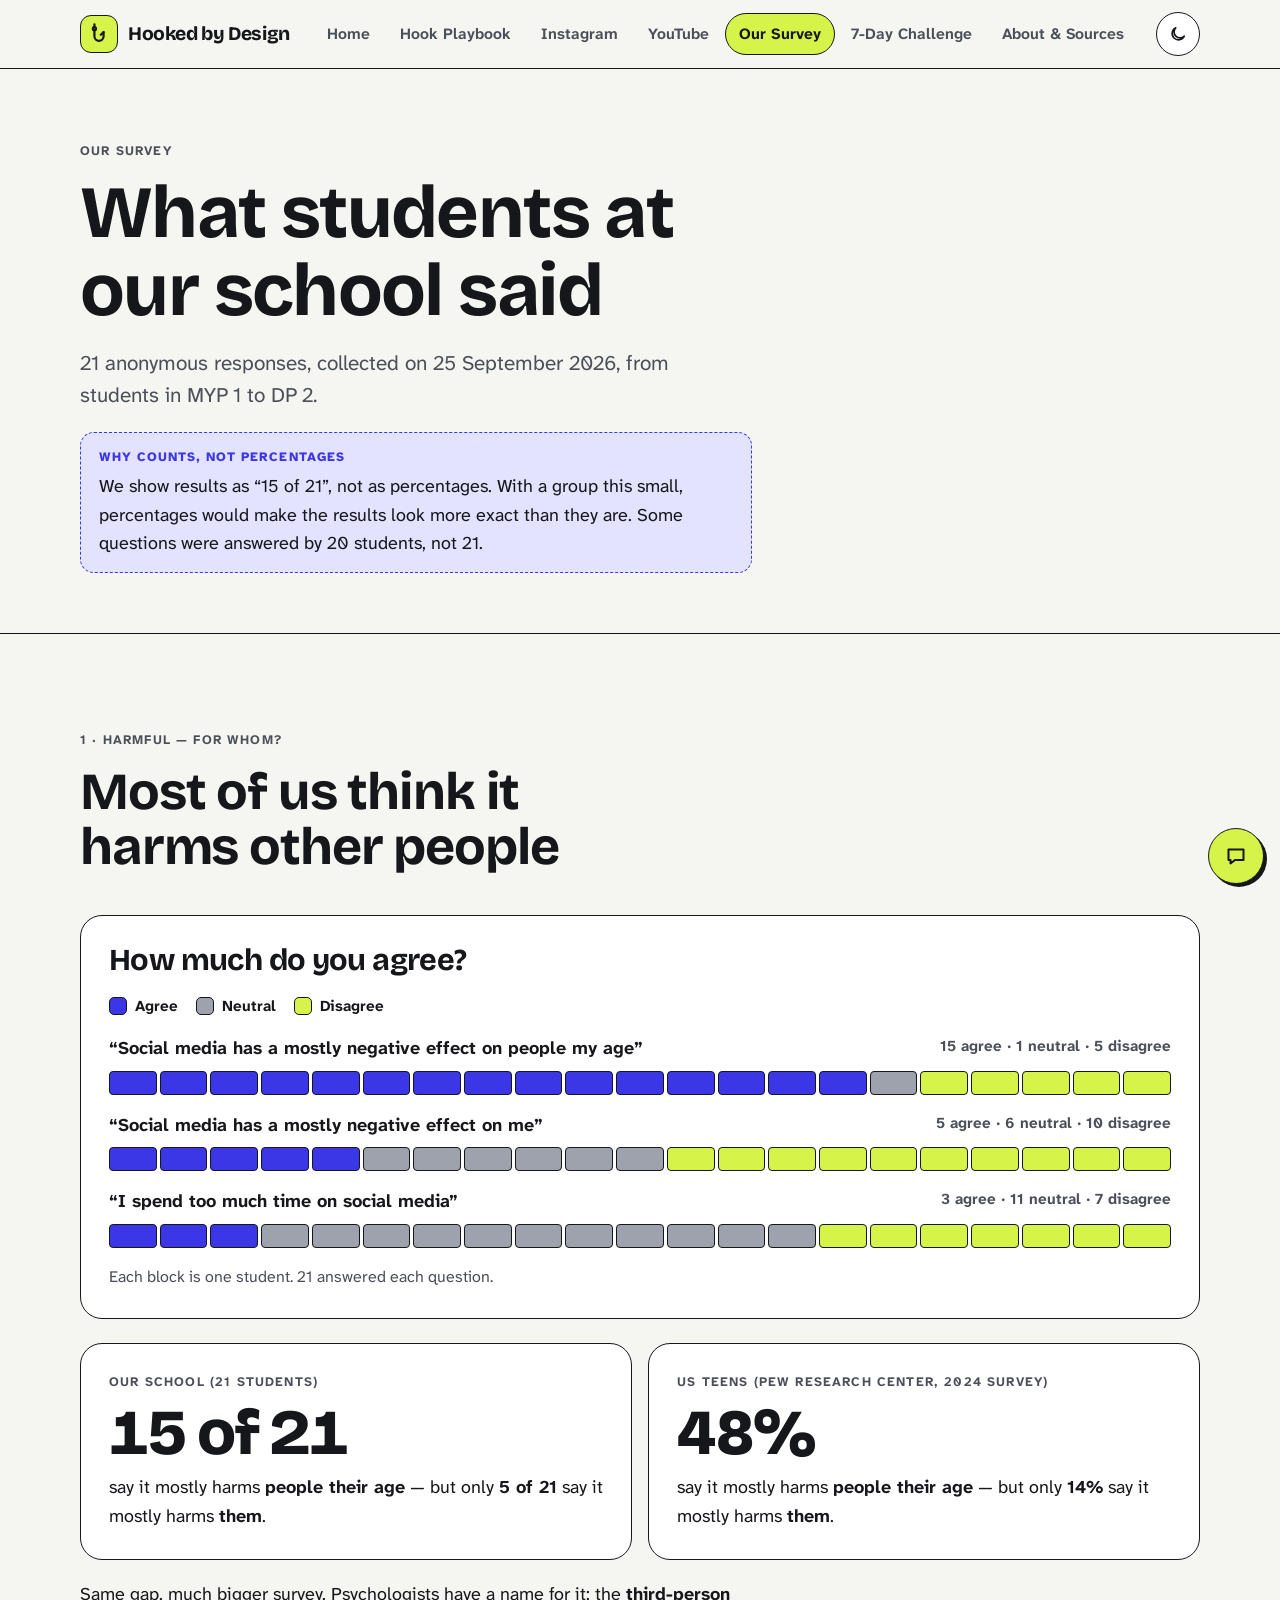
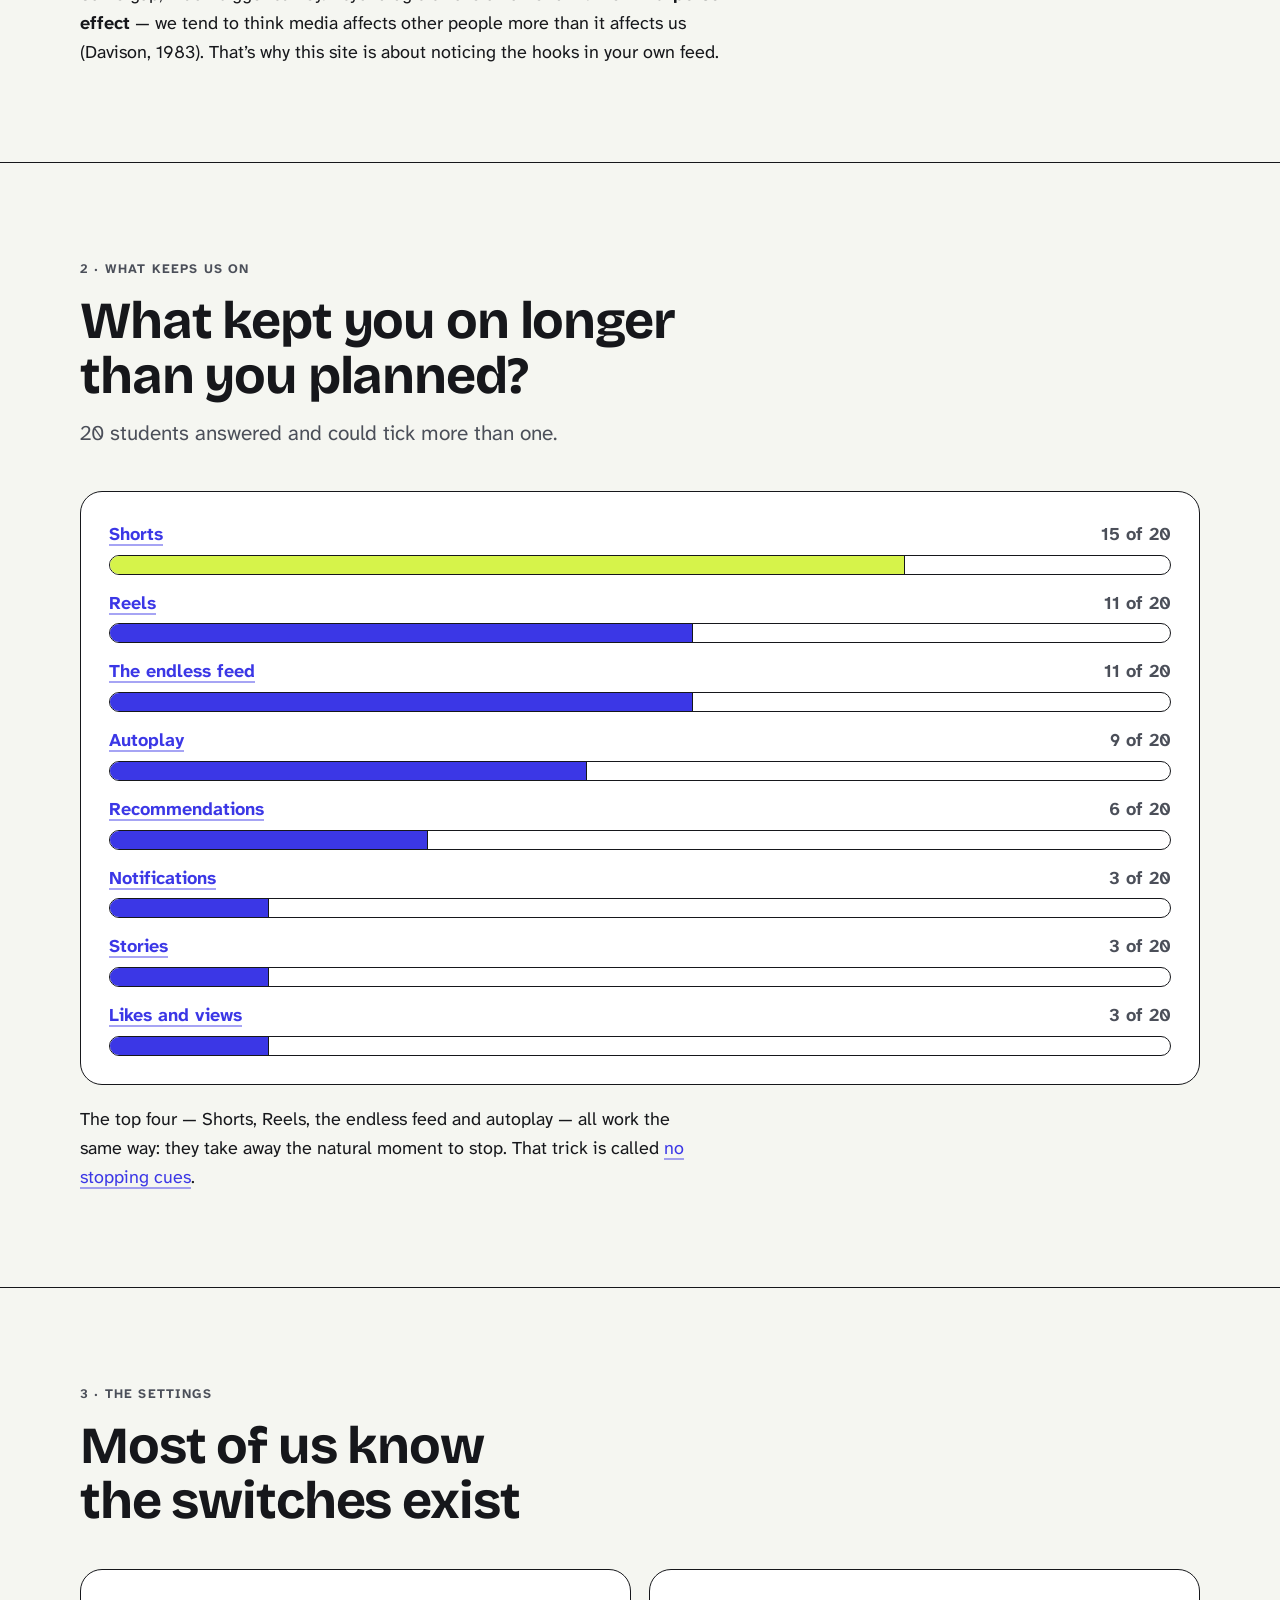
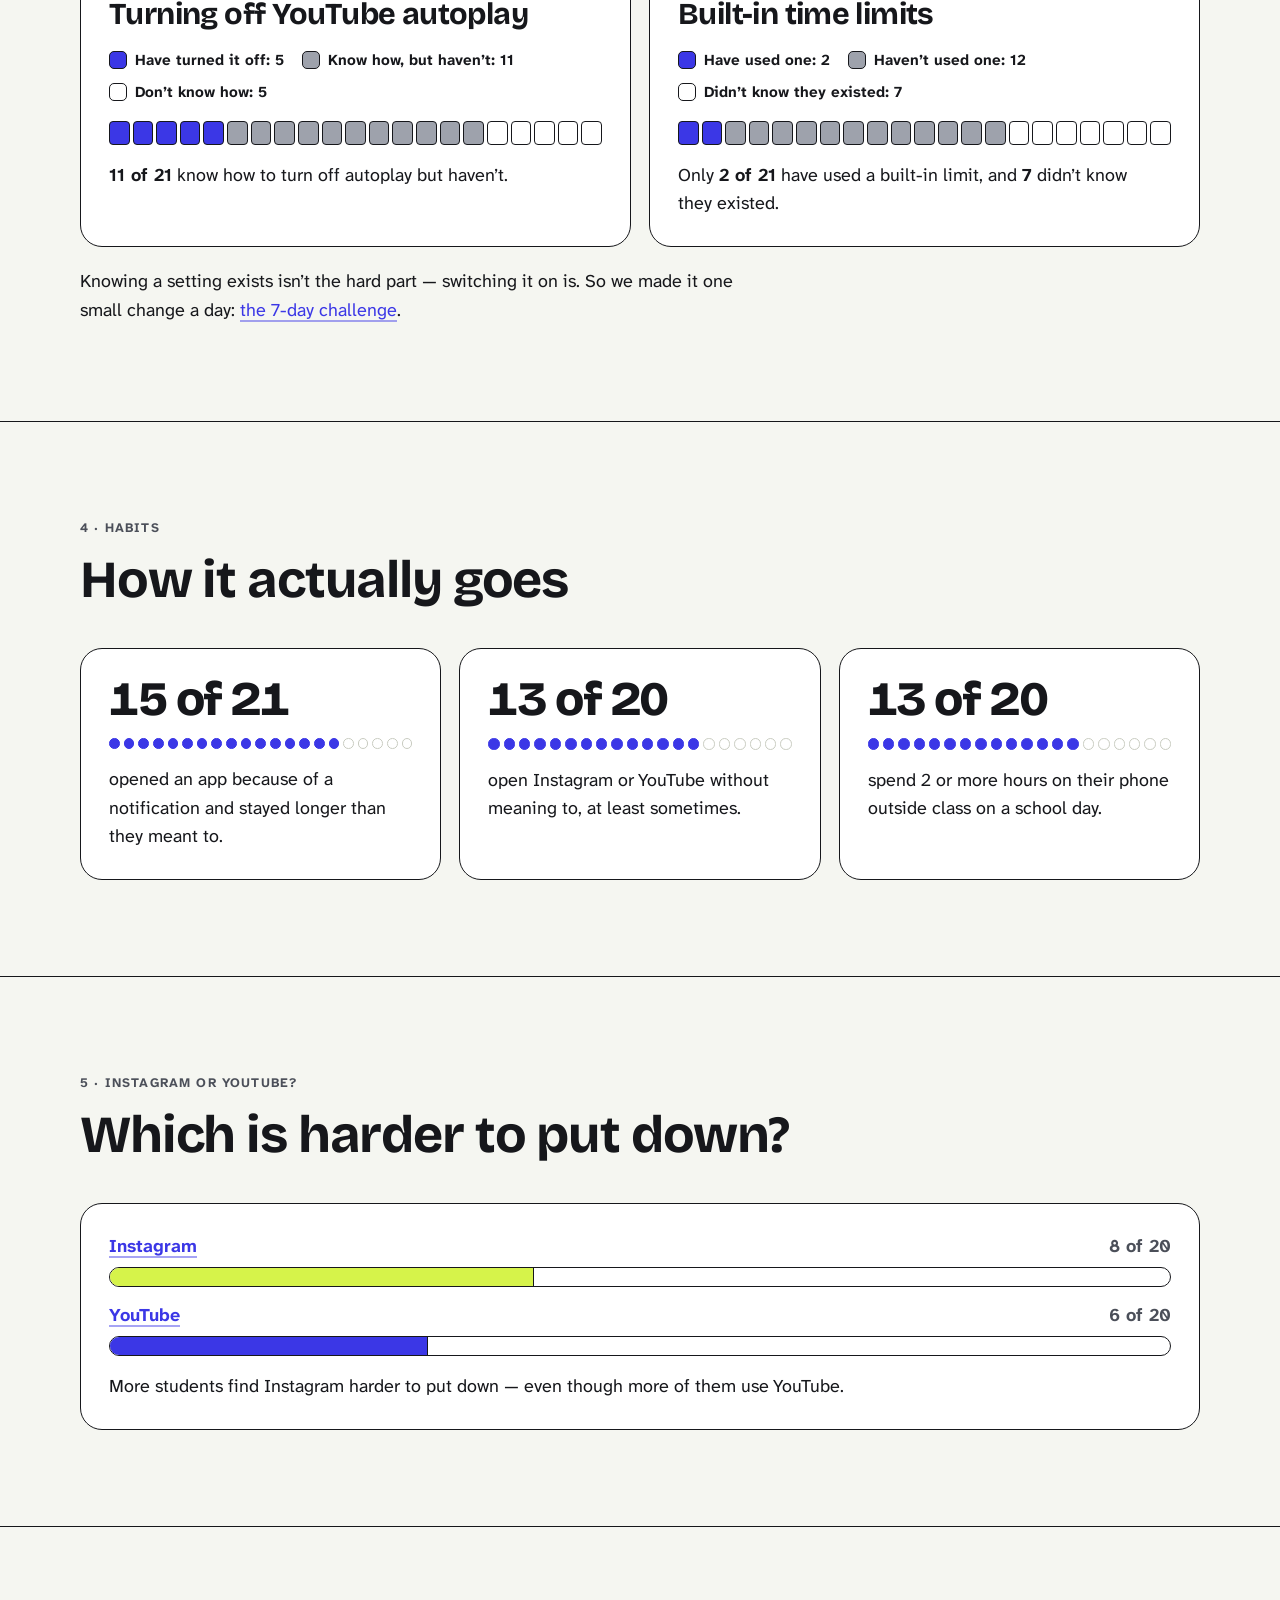
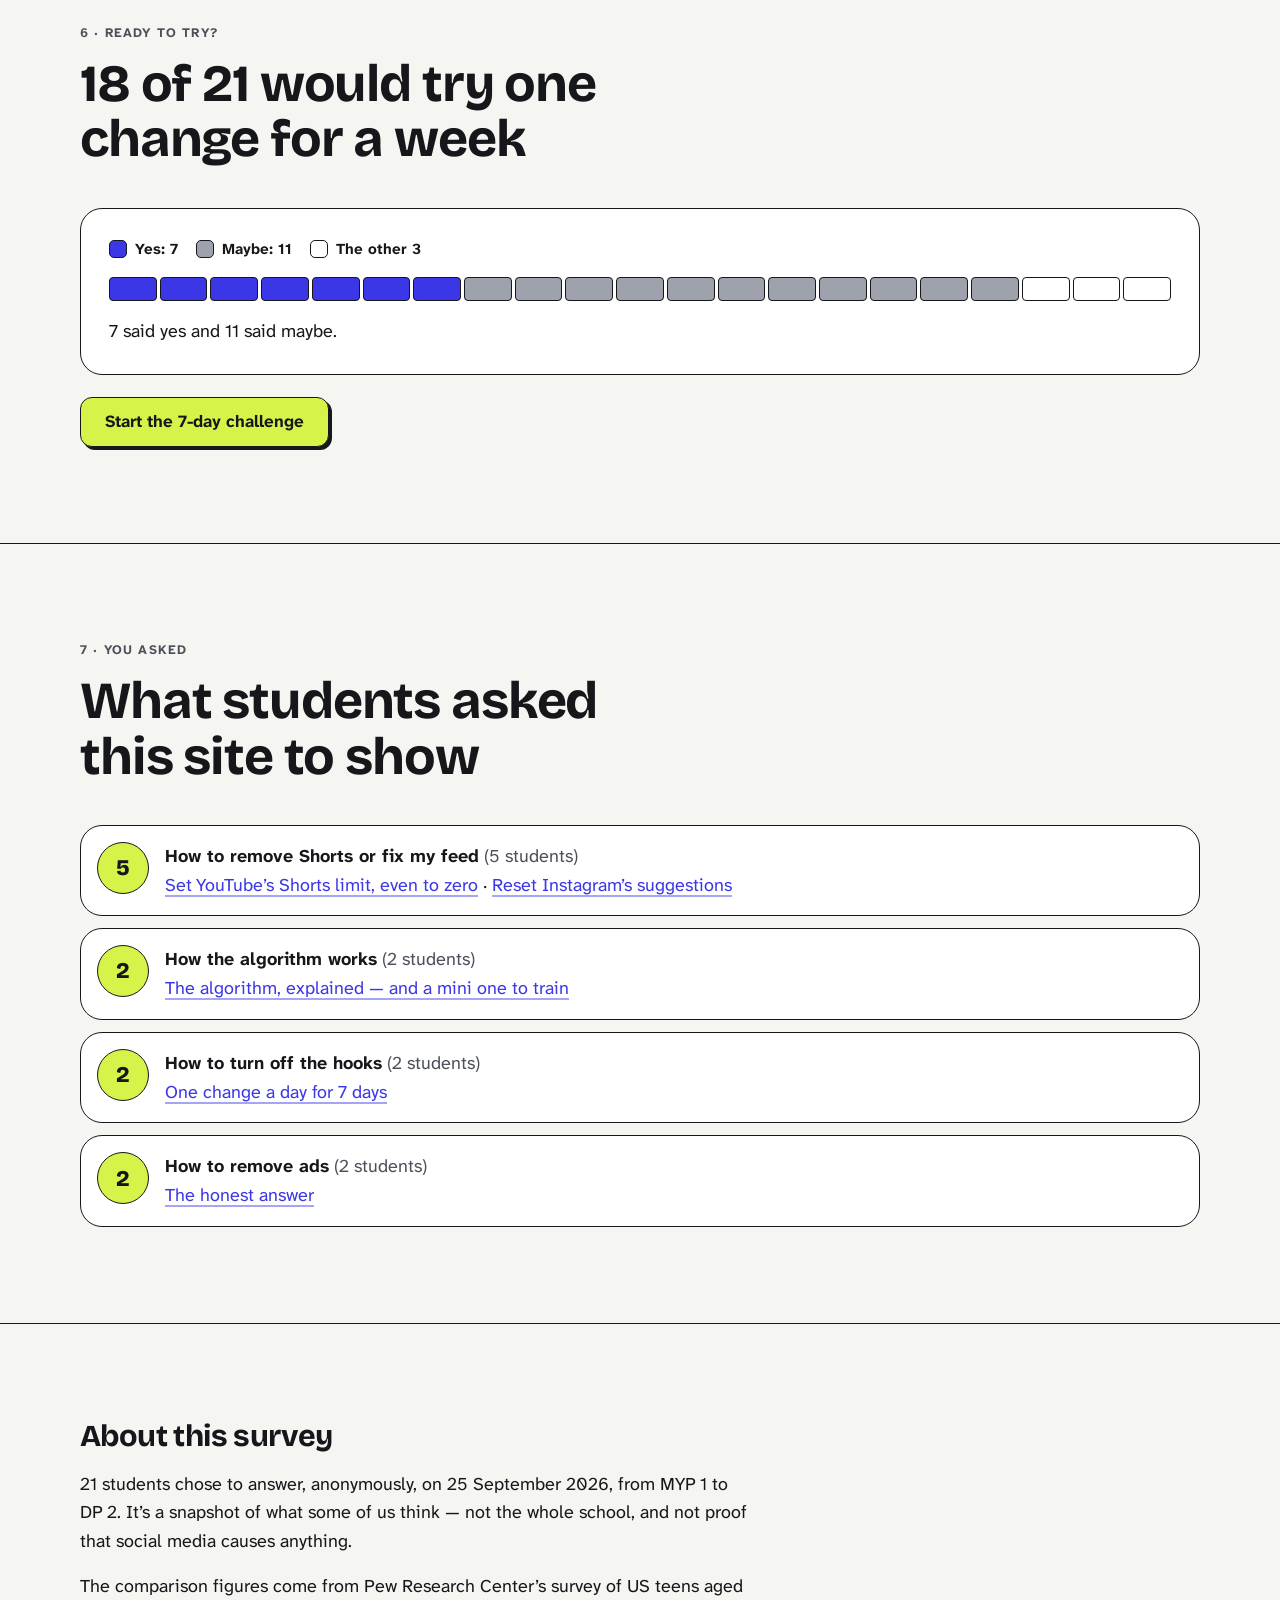
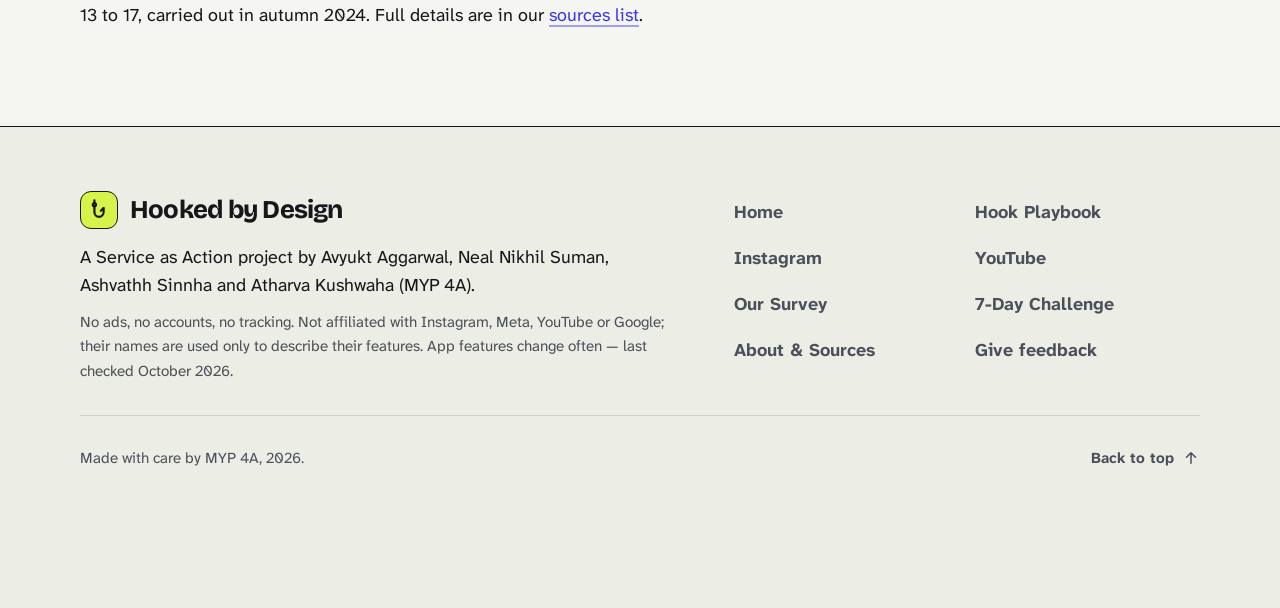
<file: survey.html>
<!doctype html>
<html lang="en" class="no-js">
<head>
<meta charset="utf-8">
<meta name="viewport" content="width=device-width, initial-scale=1">
<title>Our Survey — Hooked by Design</title>
<meta name="description" content="Results of our anonymous survey of 21 students (MYP 1 to DP 2, 25 September 2026): what keeps us on longer than planned, which settings we know, and what we wanted this site to show.">
<meta property="og:title" content="What 21 students at our school said about social media">
<meta property="og:description" content="Results of our anonymous survey of 21 students (MYP 1 to DP 2, 25 September 2026): what keeps us on longer than planned, which settings we know, and what we wanted this site to show.">
<meta property="og:type" content="website">
<meta property="og:site_name" content="Hooked by Design">
<meta name="twitter:card" content="summary_large_image">
<meta property="og:url" content="https://hooked-by-design.vercel.app/survey.html">
<meta property="og:image" content="https://hooked-by-design.vercel.app/assets/img/social-card.png">
<meta property="og:image:width" content="1200">
<meta property="og:image:height" content="630">
<meta property="og:image:alt" content="Hooked by Design: 15 of 21 students say social media mostly harms people their age, but only 5 say it harms them.">
<meta name="theme-color" content="#f5f6f1">
<link rel="canonical" href="https://hooked-by-design.vercel.app/survey.html">
<link rel="icon" href="assets/img/favicon.svg" type="image/svg+xml">
<link rel="apple-touch-icon" href="assets/img/apple-touch-icon.png">
<link rel="preload" href="assets/fonts/bricolage-grotesque.woff2" as="font" type="font/woff2" crossorigin>
<link rel="preload" href="assets/fonts/atkinson-hyperlegible-next.woff2" as="font" type="font/woff2" crossorigin>
<link rel="stylesheet" href="assets/css/style.css">
<script src="assets/js/theme.js"></script>
<script src="assets/js/site.js" defer></script>
</head>
<body>
<a class="skip-link" href="#main">Skip to content</a>
<svg width="0" height="0" style="position:absolute" aria-hidden="true" focusable="false">
  <symbol id="i-hook" viewBox="0 0 24 24"><path d="M7 1.5v3"/><circle cx="7" cy="6.2" r="1.7"/><path d="M7 7.9v6.6a5 5 0 0 0 10 0V10"/><path d="M17 10l-3 2.8"/></symbol>
  <symbol id="i-dice" viewBox="0 0 24 24"><rect x="3.5" y="3.5" width="17" height="17" rx="4"/><circle cx="8.5" cy="8.5" r="1.4" fill="currentColor" stroke="none"/><circle cx="12" cy="12" r="1.4" fill="currentColor" stroke="none"/><circle cx="15.5" cy="15.5" r="1.4" fill="currentColor" stroke="none"/></symbol>
  <symbol id="i-infinity" viewBox="0 0 24 24"><path d="M12 12c-1.8-2.4-3.4-4-5.5-4a4 4 0 0 0 0 8c2.1 0 3.7-1.6 5.5-4zm0 0c1.8 2.4 3.4 4 5.5 4a4 4 0 0 0 0-8c-2.1 0-3.7 1.6-5.5 4z"/></symbol>
  <symbol id="i-heart" viewBox="0 0 24 24"><path d="M12 20s-8-4.9-8-10.6C4 6.9 5.9 5 8.2 5c1.6 0 3 .9 3.8 2.3C12.8 5.9 14.2 5 15.8 5 18.1 5 20 6.9 20 9.4 20 15.1 12 20 12 20z"/></symbol>
  <symbol id="i-target" viewBox="0 0 24 24"><circle cx="12" cy="12" r="8.5"/><circle cx="12" cy="12" r="4.5"/><circle cx="12" cy="12" r="1.3" fill="currentColor" stroke="none"/></symbol>
  <symbol id="i-bell" viewBox="0 0 24 24"><path d="M6.5 16.5v-5.2a5.5 5.5 0 0 1 11 0v5.2l1.6 2H4.9z"/><path d="M10 21h4"/></symbol>
  <symbol id="i-hourglass" viewBox="0 0 24 24"><path d="M6.5 3.5h11M6.5 20.5h11M8 3.5c0 4.4 8 4.6 8 8.5s-8 4.1-8 8.5M16 3.5c0 4.4-8 4.6-8 8.5s8 4.1 8 8.5"/></symbol>
  <symbol id="i-layers" viewBox="0 0 24 24"><path d="M12 3.5l8.5 4.6L12 12.7 3.5 8.1z"/><path d="M3.5 12.2l8.5 4.6 8.5-4.6"/><path d="M3.5 16.3l8.5 4.6 8.5-4.6"/></symbol>
  <symbol id="i-ring" viewBox="0 0 24 24"><path d="M12 3.5A8.5 8.5 0 1 1 3.5 12"/><circle cx="3.5" cy="12" r="1.6" fill="currentColor" stroke="none"/></symbol>
  <symbol id="i-eye" viewBox="0 0 24 24"><path d="M2.5 12s3.5-6.5 9.5-6.5 9.5 6.5 9.5 6.5-3.5 6.5-9.5 6.5S2.5 12 2.5 12z"/><circle cx="12" cy="12" r="3"/></symbol>
  <symbol id="i-arrow" viewBox="0 0 24 24"><path d="M5 12h14M13 6l6 6-6 6"/></symbol>
  <symbol id="i-arrow-down" viewBox="0 0 24 24"><path d="M12 5v14M6 13l6 6 6-6"/></symbol>
  <symbol id="i-arrow-up" viewBox="0 0 24 24"><path d="M12 19V5M6 11l6-6 6 6"/></symbol>
  <symbol id="i-menu" viewBox="0 0 24 24"><path d="M4 7h16M4 12h16M4 17h16"/></symbol>
  <symbol id="i-check" viewBox="0 0 24 24"><path d="M5 12.5l4.5 4.5L19 7.5"/></symbol>
  <symbol id="i-refresh" viewBox="0 0 24 24"><path d="M19.5 12a7.5 7.5 0 1 1-2.2-5.3"/><path d="M19.5 4.5v4h-4"/></symbol>
  <symbol id="i-play" viewBox="0 0 24 24"><path d="M8 5.5v13l10-6.5z"/></symbol>
  <symbol id="i-pause" viewBox="0 0 24 24"><path d="M9 5.5v13M15 5.5v13"/></symbol>
  <symbol id="i-comment" viewBox="0 0 24 24"><path d="M4.5 5.5h15V16H11l-4.5 3.5V16h-2z"/></symbol>
  <symbol id="i-share" viewBox="0 0 24 24"><circle cx="6.5" cy="12" r="2.5"/><circle cx="17.5" cy="6.5" r="2.5"/><circle cx="17.5" cy="17.5" r="2.5"/><path d="M8.7 10.9l6.6-3.3M8.7 13.1l6.6 3.3"/></symbol>
  <symbol id="i-mail" viewBox="0 0 24 24"><rect x="3.5" y="5.5" width="17" height="13" rx="3"/><path d="M4.5 7.5l7.5 5.5 7.5-5.5"/></symbol>
  <symbol id="i-home" viewBox="0 0 24 24"><path d="M4 11.2L12 4.5l8 6.7V20h-5.2v-5.5H9.2V20H4z"/></symbol>
  <symbol id="i-search" viewBox="0 0 24 24"><circle cx="11" cy="11" r="6.5"/><path d="M16 16l4.5 4.5"/></symbol>
  <symbol id="i-film" viewBox="0 0 24 24"><rect x="5" y="3.5" width="14" height="17" rx="3"/><path d="M10.2 9.2v5.6l4.4-2.8z"/></symbol>
  <symbol id="i-user" viewBox="0 0 24 24"><circle cx="12" cy="8.5" r="3.6"/><path d="M5 20c.8-3.8 3.6-5.6 7-5.6s6.2 1.8 7 5.6"/></symbol>
  <symbol id="i-moon" viewBox="0 0 24 24"><path d="M19.5 14.6A7.6 7.6 0 1 1 9.4 4.5a6.1 6.1 0 0 0 10.1 10.1z"/></symbol>
  <symbol id="i-sun" viewBox="0 0 24 24"><circle cx="12" cy="12" r="4"/><path d="M12 2.5v2M12 19.5v2M4.6 4.6L6 6M18 18l1.4 1.4M2.5 12h2M19.5 12h2M4.6 19.4L6 18M18 6l1.4-1.4"/></symbol>
  <symbol id="i-clock" viewBox="0 0 24 24"><circle cx="12" cy="12" r="8.5"/><path d="M12 7.5V12l3 2"/></symbol>
  <symbol id="i-star" viewBox="0 0 24 24"><path d="M12 3.8l2.5 5.2 5.7.8-4.1 4 1 5.6L12 16.7l-5.1 2.7 1-5.6-4.1-4 5.7-.8z"/></symbol>
  <symbol id="i-tag" viewBox="0 0 24 24"><path d="M3.5 12.5v-8h8l9 9-8 8z"/><circle cx="8" cy="9" r="1.4" fill="currentColor" stroke="none"/></symbol>
  <symbol id="i-empty" viewBox="0 0 24 24"><circle cx="12" cy="12" r="8" stroke-dasharray="2.5 3"/></symbol>
  <symbol id="i-phone" viewBox="0 0 24 24"><rect x="7" y="3" width="10" height="18" rx="2.6"/><path d="M11 17.5h2"/></symbol>
  <symbol id="i-ban" viewBox="0 0 24 24"><circle cx="12" cy="12" r="8.5"/><path d="M6 6l12 12"/></symbol>
  <symbol id="i-grid" viewBox="0 0 24 24"><rect x="4" y="4" width="7" height="7" rx="1.5"/><rect x="13" y="4" width="7" height="7" rx="1.5"/><rect x="4" y="13" width="7" height="7" rx="1.5"/><rect x="13" y="13" width="7" height="7" rx="1.5"/></symbol>
  <symbol id="i-tv" viewBox="0 0 24 24"><rect x="3" y="4.5" width="18" height="12.5" rx="2.5"/><path d="M8 20.5h8"/><path d="M10.4 8.3v5.4l4.3-2.7z"/></symbol>
  <symbol id="i-chart" viewBox="0 0 24 24"><path d="M3.5 20.5h17M6.5 20.5V11M11.5 20.5V5M16.5 20.5v-7"/></symbol>
  <symbol id="i-flag" viewBox="0 0 24 24"><path d="M5.5 21V4M5.5 4.5h11l-2 4 2 4h-11"/></symbol>
  <symbol id="i-book" viewBox="0 0 24 24"><path d="M4.5 5.5c2.5-1 5-1 7.5.8 2.5-1.8 5-1.8 7.5-.8v13c-2.5-1-5-1-7.5.8-2.5-1.8-5-1.8-7.5-.8z"/><path d="M12 6.3v13"/></symbol>
  <symbol id="i-sliders" viewBox="0 0 24 24"><path d="M4 7h10M18 7h2M4 17h4M12 17h8"/><circle cx="16" cy="7" r="2"/><circle cx="10" cy="17" r="2"/></symbol>
  <symbol id="i-people" viewBox="0 0 24 24"><circle cx="9" cy="8.5" r="3.2"/><path d="M3.5 19.5c.6-3.4 2.8-5 5.5-5s4.9 1.6 5.5 5"/><circle cx="16.5" cy="9.5" r="2.6"/><path d="M15.5 14.6c2.6 0 4.4 1.4 5 4.4"/></symbol>
  <symbol id="i-info" viewBox="0 0 24 24"><circle cx="12" cy="12" r="8.5"/><path d="M12 11v5.5M12 7.6v.2"/></symbol>
  <symbol id="i-x" viewBox="0 0 24 24"><path d="M6 6l12 12M18 6L6 18"/></symbol>
  <symbol id="i-calendar" viewBox="0 0 24 24"><rect x="3.5" y="5" width="17" height="15.5" rx="3"/><path d="M3.5 10h17M8 3v4M16 3v4"/></symbol>
  <symbol id="i-ball" viewBox="0 0 24 24"><circle cx="12" cy="12" r="8.5"/><path d="M12 8l3.6 2.6-1.4 4.3H9.8l-1.4-4.3z"/><path d="M12 3.5V8M15.6 10.6l4.5-1.4M14.2 14.9l2.7 3.8M9.8 14.9l-2.7 3.8M8.4 10.6L3.9 9.2"/></symbol>
  <symbol id="i-pad" viewBox="0 0 24 24"><path d="M7 8h10a4 4 0 0 1 3.9 4.9l-.8 3.4a2.5 2.5 0 0 1-4.2 1.2L14 15.5h-4l-1.9 2a2.5 2.5 0 0 1-4.2-1.2l-.8-3.4A4 4 0 0 1 7 8z"/><path d="M8 11v3M6.5 12.5h3"/><circle cx="16" cy="12.5" r="1.1" fill="currentColor" stroke="none"/></symbol>
  <symbol id="i-pan" viewBox="0 0 24 24"><circle cx="10" cy="13" r="6"/><path d="M16 13h5.5"/><path d="M8 6.5c0-1.2 1-1.6 1-2.8M11.5 6.5c0-1.2 1-1.6 1-2.8"/></symbol>
  <symbol id="i-note" viewBox="0 0 24 24"><path d="M9 17.5V6l10-2v11.5"/><circle cx="6.5" cy="17.5" r="2.5"/><circle cx="16.5" cy="15.5" r="2.5"/></symbol>
  <symbol id="i-flask" viewBox="0 0 24 24"><path d="M9 3.5h6M10.2 3.5v6.2L4.8 19.2a1 1 0 0 0 .9 1.3h12.6a1 1 0 0 0 .9-1.3l-5.4-9.5V3.5"/><path d="M7.5 15h9"/></symbol>
  <symbol id="i-smile" viewBox="0 0 24 24"><circle cx="12" cy="12" r="8.5"/><path d="M8.5 14c1 1.5 2.2 2.2 3.5 2.2s2.5-.7 3.5-2.2"/><path d="M9 9.5v.6M15 9.5v.6"/></symbol>
</svg>
<header class="site-header">
  <div class="wrap header-bar">
    <a class="brand" href="index.html">
      <span class="brand-mark"><svg class="icon" aria-hidden="true"><use href="#i-hook"/></svg></span>
      <span>Hooked by Design</span>
    </a>
    <div class="header-tools">
      <button class="theme-toggle" type="button" aria-pressed="false" data-theme-toggle>
        <svg class="icon icon-moon" aria-hidden="true"><use href="#i-moon"/></svg>
        <svg class="icon icon-sun" aria-hidden="true"><use href="#i-sun"/></svg>
        <span class="visually-hidden">Dark mode</span>
      </button>
      <button class="menu-button" type="button" aria-expanded="false" aria-controls="site-nav" data-menu-button>
        <svg class="icon" aria-hidden="true"><use href="#i-menu"/></svg><span data-menu-label>Menu</span>
      </button>
    </div>
    <nav id="site-nav" class="site-nav" aria-label="Main">
      <ul>
        <li><a href="index.html">Home <span class="nav-hint">Quiz and our headline finding</span></a></li>
        <li><a href="playbook.html">Hook Playbook <span class="nav-hint">9 tricks, with demos</span></a></li>
        <li><a href="instagram.html">Instagram <span class="nav-hint">Settings, step by step</span></a></li>
        <li><a href="youtube.html">YouTube <span class="nav-hint">Settings and the algorithm</span></a></li>
        <li><a href="survey.html" aria-current="page">Our Survey <span class="nav-hint">21 students, in charts</span></a></li>
        <li><a href="challenge.html">7-Day Challenge <span class="nav-hint">One change a day</span></a></li>
        <li><a href="about.html">About &amp; Sources <span class="nav-hint">Who we are, where facts come from</span></a></li>
      </ul>
    </nav>
  </div>
</header>
<main id="main">

  <section class="page-hero">
    <div class="wrap">
      <p class="eyebrow">Our survey</p>
      <h1>What students at our school said</h1>
      <p class="lede">21 anonymous responses, collected on 25 September 2026, from students in MYP 1 to DP 2.</p>
      <p class="note" style="margin-top: 20px; max-width: 42rem"><span class="note-label">Why counts, not percentages</span>We show results as “15 of 21”, not as percentages. With a group this small, percentages would make the results look more exact than they are. Some questions were answered by 20 students, not 21.</p>
    </div>
  </section>

  <section class="section" aria-labelledby="harm-h">
    <div class="wrap">
      <div class="section-head">
        <p class="eyebrow">1 · Harmful — for whom?</p>
        <h2 id="harm-h">Most of us think it harms other people</h2>
      </div>

      <figure class="card chart">
        <figcaption class="chart-title">How much do you agree?</figcaption>
        <ul class="legend-keys" aria-label="Key">
          <li><span class="key k-agree"></span>Agree</li>
          <li><span class="key k-neutral"></span>Neutral</li>
          <li><span class="key k-disagree"></span>Disagree</li>
        </ul>
        <div class="units-row">
          <p class="units-head"><span>“Social media has a mostly negative effect on people my age”</span><span class="units-counts">15 agree · 1 neutral · 5 disagree</span></p>
          <div class="units" style="--n: 21" aria-hidden="true"><span class="unit agree"></span><span class="unit agree"></span><span class="unit agree"></span><span class="unit agree"></span><span class="unit agree"></span><span class="unit agree"></span><span class="unit agree"></span><span class="unit agree"></span><span class="unit agree"></span><span class="unit agree"></span><span class="unit agree"></span><span class="unit agree"></span><span class="unit agree"></span><span class="unit agree"></span><span class="unit agree"></span><span class="unit neutral"></span><span class="unit disagree"></span><span class="unit disagree"></span><span class="unit disagree"></span><span class="unit disagree"></span><span class="unit disagree"></span></div>
        </div>
        <div class="units-row">
          <p class="units-head"><span>“Social media has a mostly negative effect on me”</span><span class="units-counts">5 agree · 6 neutral · 10 disagree</span></p>
          <div class="units" style="--n: 21" aria-hidden="true"><span class="unit agree"></span><span class="unit agree"></span><span class="unit agree"></span><span class="unit agree"></span><span class="unit agree"></span><span class="unit neutral"></span><span class="unit neutral"></span><span class="unit neutral"></span><span class="unit neutral"></span><span class="unit neutral"></span><span class="unit neutral"></span><span class="unit disagree"></span><span class="unit disagree"></span><span class="unit disagree"></span><span class="unit disagree"></span><span class="unit disagree"></span><span class="unit disagree"></span><span class="unit disagree"></span><span class="unit disagree"></span><span class="unit disagree"></span><span class="unit disagree"></span></div>
        </div>
        <div class="units-row">
          <p class="units-head"><span>“I spend too much time on social media”</span><span class="units-counts">3 agree · 11 neutral · 7 disagree</span></p>
          <div class="units" style="--n: 21" aria-hidden="true"><span class="unit agree"></span><span class="unit agree"></span><span class="unit agree"></span><span class="unit neutral"></span><span class="unit neutral"></span><span class="unit neutral"></span><span class="unit neutral"></span><span class="unit neutral"></span><span class="unit neutral"></span><span class="unit neutral"></span><span class="unit neutral"></span><span class="unit neutral"></span><span class="unit neutral"></span><span class="unit neutral"></span><span class="unit disagree"></span><span class="unit disagree"></span><span class="unit disagree"></span><span class="unit disagree"></span><span class="unit disagree"></span><span class="unit disagree"></span><span class="unit disagree"></span></div>
        </div>
        <p class="chart-sub">Each block is one student. 21 answered each question.</p>
      </figure>

      <div class="compare" style="margin-top: 24px">
        <div class="card big-stat">
          <p class="eyebrow">Our school (21 students)</p>
          <p><span class="num">15 of 21</span></p>
          <p>say it mostly harms <strong>people their age</strong> — but only <strong>5 of 21</strong> say it mostly harms <strong>them</strong>.</p>
        </div>
        <div class="card big-stat">
          <p class="eyebrow">US teens (Pew Research Center, 2024 survey)</p>
          <p><span class="num">48%</span></p>
          <p>say it mostly harms <strong>people their age</strong> — but only <strong>14%</strong> say it mostly harms <strong>them</strong>.</p>
        </div>
      </div>
      <p class="prose" style="margin-top: 20px">Same gap, much bigger survey. Psychologists have a name for it: the <strong>third-person effect</strong> — we tend to think media affects other people more than it affects us (Davison, 1983). That’s why this site is about noticing the hooks in your own feed.</p>
    </div>
  </section>

  <section class="section" aria-labelledby="kept-h">
    <div class="wrap">
      <div class="section-head">
        <p class="eyebrow">2 · What keeps us on</p>
        <h2 id="kept-h">What kept you on longer than you planned?</h2>
        <p class="lede">20 students answered and could tick more than one.</p>
      </div>
      <figure class="card chart">
        <figcaption class="visually-hidden">Number of students, out of 20, who said each feature kept them on longer than planned</figcaption>
        <ul class="bars">
          <li class="bar-row top"><p class="bar-label"><span><a href="youtube.html#shorts">Shorts</a></span><span class="bar-count">15 of 20</span></p><div class="bar-track" aria-hidden="true"><div class="bar-fill" style="--v: 15; --max: 20"></div></div></li>
          <li class="bar-row"><p class="bar-label"><span><a href="instagram.html#feed">Reels</a></span><span class="bar-count">11 of 20</span></p><div class="bar-track" aria-hidden="true"><div class="bar-fill" style="--v: 11; --max: 20"></div></div></li>
          <li class="bar-row"><p class="bar-label"><span><a href="instagram.html#feed">The endless feed</a></span><span class="bar-count">11 of 20</span></p><div class="bar-track" aria-hidden="true"><div class="bar-fill" style="--v: 11; --max: 20"></div></div></li>
          <li class="bar-row"><p class="bar-label"><span><a href="youtube.html#autoplay">Autoplay</a></span><span class="bar-count">9 of 20</span></p><div class="bar-track" aria-hidden="true"><div class="bar-fill" style="--v: 9; --max: 20"></div></div></li>
          <li class="bar-row"><p class="bar-label"><span><a href="youtube.html#recommendations">Recommendations</a></span><span class="bar-count">6 of 20</span></p><div class="bar-track" aria-hidden="true"><div class="bar-fill" style="--v: 6; --max: 20"></div></div></li>
          <li class="bar-row"><p class="bar-label"><span><a href="instagram.html#notifications">Notifications</a></span><span class="bar-count">3 of 20</span></p><div class="bar-track" aria-hidden="true"><div class="bar-fill" style="--v: 3; --max: 20"></div></div></li>
          <li class="bar-row"><p class="bar-label"><span><a href="instagram.html#stories">Stories</a></span><span class="bar-count">3 of 20</span></p><div class="bar-track" aria-hidden="true"><div class="bar-fill" style="--v: 3; --max: 20"></div></div></li>
          <li class="bar-row"><p class="bar-label"><span><a href="instagram.html#likes">Likes and views</a></span><span class="bar-count">3 of 20</span></p><div class="bar-track" aria-hidden="true"><div class="bar-fill" style="--v: 3; --max: 20"></div></div></li>
        </ul>
      </figure>
      <p class="prose" style="margin-top: 20px">The top four — Shorts, Reels, the endless feed and autoplay — all work the same way: they take away the natural moment to stop. That trick is called <a href="playbook.html#no-stopping-cues">no stopping cues</a>.</p>
    </div>
  </section>

  <section class="section" aria-labelledby="settings-h">
    <div class="wrap">
      <div class="section-head">
        <p class="eyebrow">3 · The settings</p>
        <h2 id="settings-h">Most of us know the switches exist</h2>
      </div>
      <div class="grid">
        <figure class="card chart">
          <figcaption class="chart-title">Turning off YouTube autoplay</figcaption>
          <ul class="legend-keys" aria-label="Key">
            <li><span class="key k-agree"></span>Have turned it off: 5</li>
            <li><span class="key k-neutral"></span>Know how, but haven’t: 11</li>
            <li><span class="key k-other"></span>Don’t know how: 5</li>
          </ul>
          <div class="units" style="--n: 21" aria-hidden="true"><span class="unit agree"></span><span class="unit agree"></span><span class="unit agree"></span><span class="unit agree"></span><span class="unit agree"></span><span class="unit neutral"></span><span class="unit neutral"></span><span class="unit neutral"></span><span class="unit neutral"></span><span class="unit neutral"></span><span class="unit neutral"></span><span class="unit neutral"></span><span class="unit neutral"></span><span class="unit neutral"></span><span class="unit neutral"></span><span class="unit neutral"></span><span class="unit other"></span><span class="unit other"></span><span class="unit other"></span><span class="unit other"></span><span class="unit other"></span></div>
          <p><strong>11 of 21</strong> know how to turn off autoplay but haven’t.</p>
        </figure>
        <figure class="card chart">
          <figcaption class="chart-title">Built-in time limits</figcaption>
          <ul class="legend-keys" aria-label="Key">
            <li><span class="key k-agree"></span>Have used one: 2</li>
            <li><span class="key k-neutral"></span>Haven’t used one: 12</li>
            <li><span class="key k-other"></span>Didn’t know they existed: 7</li>
          </ul>
          <div class="units" style="--n: 21" aria-hidden="true"><span class="unit agree"></span><span class="unit agree"></span><span class="unit neutral"></span><span class="unit neutral"></span><span class="unit neutral"></span><span class="unit neutral"></span><span class="unit neutral"></span><span class="unit neutral"></span><span class="unit neutral"></span><span class="unit neutral"></span><span class="unit neutral"></span><span class="unit neutral"></span><span class="unit neutral"></span><span class="unit neutral"></span><span class="unit other"></span><span class="unit other"></span><span class="unit other"></span><span class="unit other"></span><span class="unit other"></span><span class="unit other"></span><span class="unit other"></span></div>
          <p>Only <strong>2 of 21</strong> have used a built-in limit, and <strong>7</strong> didn’t know they existed.</p>
        </figure>
      </div>
      <p class="prose" style="margin-top: 20px">Knowing a setting exists isn’t the hard part — switching it on is. So we made it one small change a day: <a href="challenge.html">the 7-day challenge</a>.</p>
    </div>
  </section>

  <section class="section" aria-labelledby="habits-h">
    <div class="wrap">
      <div class="section-head">
        <p class="eyebrow">4 · Habits</p>
        <h2 id="habits-h">How it actually goes</h2>
      </div>
      <div class="grid">
        <figure class="card chart">
          <p class="big-num">16 of 21</p>
          <div class="dots" aria-hidden="true"><span class="dot on"></span><span class="dot on"></span><span class="dot on"></span><span class="dot on"></span><span class="dot on"></span><span class="dot on"></span><span class="dot on"></span><span class="dot on"></span><span class="dot on"></span><span class="dot on"></span><span class="dot on"></span><span class="dot on"></span><span class="dot on"></span><span class="dot on"></span><span class="dot on"></span><span class="dot on"></span><span class="dot"></span><span class="dot"></span><span class="dot"></span><span class="dot"></span><span class="dot"></span></div>
          <figcaption>opened an app because of a notification and stayed longer than they meant to.</figcaption>
        </figure>
        <figure class="card chart">
          <p class="big-num">14 of 20</p>
          <div class="dots dots-20" aria-hidden="true"><span class="dot on"></span><span class="dot on"></span><span class="dot on"></span><span class="dot on"></span><span class="dot on"></span><span class="dot on"></span><span class="dot on"></span><span class="dot on"></span><span class="dot on"></span><span class="dot on"></span><span class="dot on"></span><span class="dot on"></span><span class="dot on"></span><span class="dot on"></span><span class="dot"></span><span class="dot"></span><span class="dot"></span><span class="dot"></span><span class="dot"></span><span class="dot"></span></div>
          <figcaption>open Instagram or YouTube without meaning to, at least sometimes.</figcaption>
        </figure>
        <figure class="card chart">
          <p class="big-num">14 of 20</p>
          <div class="dots dots-20" aria-hidden="true"><span class="dot on"></span><span class="dot on"></span><span class="dot on"></span><span class="dot on"></span><span class="dot on"></span><span class="dot on"></span><span class="dot on"></span><span class="dot on"></span><span class="dot on"></span><span class="dot on"></span><span class="dot on"></span><span class="dot on"></span><span class="dot on"></span><span class="dot on"></span><span class="dot"></span><span class="dot"></span><span class="dot"></span><span class="dot"></span><span class="dot"></span><span class="dot"></span></div>
          <figcaption>spend 2 or more hours on their phone outside class on a school day.</figcaption>
        </figure>
      </div>
    </div>
  </section>

  <section class="section" aria-labelledby="harder-h">
    <div class="wrap">
      <div class="section-head">
        <p class="eyebrow">5 · Instagram or YouTube?</p>
        <h2 id="harder-h">Which is harder to put down?</h2>
      </div>
      <figure class="card chart">
        <figcaption class="visually-hidden">Number of students, out of 20, who find each app harder to put down</figcaption>
        <ul class="bars">
          <li class="bar-row top"><p class="bar-label"><span><a href="instagram.html">Instagram</a></span><span class="bar-count">8 of 20</span></p><div class="bar-track" aria-hidden="true"><div class="bar-fill" style="--v: 8; --max: 20"></div></div></li>
          <li class="bar-row"><p class="bar-label"><span><a href="youtube.html">YouTube</a></span><span class="bar-count">6 of 20</span></p><div class="bar-track" aria-hidden="true"><div class="bar-fill" style="--v: 6; --max: 20"></div></div></li>
        </ul>
        <p>More students find Instagram harder to put down — even though more of them use YouTube.</p>
      </figure>
    </div>
  </section>

  <section class="section" aria-labelledby="try-h">
    <div class="wrap">
      <div class="section-head">
        <p class="eyebrow">6 · Ready to try?</p>
        <h2 id="try-h">18 of 21 would try one change for a week</h2>
      </div>
      <figure class="card chart">
        <ul class="legend-keys" aria-label="Key">
          <li><span class="key k-agree"></span>Yes: 7</li>
          <li><span class="key k-neutral"></span>Maybe: 11</li>
          <li><span class="key k-other"></span>The other 3</li>
        </ul>
        <div class="units" style="--n: 21" aria-hidden="true"><span class="unit agree"></span><span class="unit agree"></span><span class="unit agree"></span><span class="unit agree"></span><span class="unit agree"></span><span class="unit agree"></span><span class="unit agree"></span><span class="unit neutral"></span><span class="unit neutral"></span><span class="unit neutral"></span><span class="unit neutral"></span><span class="unit neutral"></span><span class="unit neutral"></span><span class="unit neutral"></span><span class="unit neutral"></span><span class="unit neutral"></span><span class="unit neutral"></span><span class="unit neutral"></span><span class="unit other"></span><span class="unit other"></span><span class="unit other"></span></div>
        <figcaption>7 said yes and 11 said maybe.</figcaption>
      </figure>
      <div class="btn-row" style="margin-top: 22px">
        <a class="btn btn-primary" href="challenge.html">Start the 7-day challenge</a>
      </div>
    </div>
  </section>

  <section class="section" aria-labelledby="asked-h">
    <div class="wrap">
      <div class="section-head">
        <p class="eyebrow">7 · You asked</p>
        <h2 id="asked-h">What students asked this site to show</h2>
      </div>
      <ul class="asked">
        <li><span class="count" aria-hidden="true">5</span><div><p><strong>How to remove Shorts or fix my feed</strong> <span class="muted">(5 students)</span></p><p><a href="youtube.html#shorts">Set YouTube’s Shorts limit, even to zero</a> · <a href="instagram.html#recommendations">Reset Instagram’s suggestions</a></p></div></li>
        <li><span class="count" aria-hidden="true">2</span><div><p><strong>How the algorithm works</strong> <span class="muted">(2 students)</span></p><p><a href="youtube.html#algorithm">The algorithm, explained — and a mini one to train</a></p></div></li>
        <li><span class="count" aria-hidden="true">2</span><div><p><strong>How to turn off the hooks</strong> <span class="muted">(2 students)</span></p><p><a href="challenge.html">One change a day for 7 days</a></p></div></li>
        <li><span class="count" aria-hidden="true">2</span><div><p><strong>How to remove ads</strong> <span class="muted">(2 students)</span></p><p><a href="youtube.html#ads">The honest answer</a></p></div></li>
      </ul>
    </div>
  </section>

  <section class="section" aria-labelledby="about-survey-h">
    <div class="wrap prose stack">
      <h2 id="about-survey-h" class="chart-title">About this survey</h2>
      <p>21 students chose to answer, anonymously, on 25 September 2026, from MYP 1 to DP 2. It’s a snapshot of what some of us think — not the whole school, and not proof that social media causes anything.</p>
      <p>The comparison figures come from Pew Research Center’s survey of US teens aged 13 to 17, carried out in autumn 2024. Full details are in our <a href="about.html#sources">sources list</a>.</p>
    </div>
  </section>

</main>
<footer class="site-footer">
  <div class="wrap footer-grid">
    <div>
      <p class="footer-brand"><span class="brand-mark" aria-hidden="true"><svg class="icon"><use href="#i-hook"/></svg></span>Hooked by Design</p>
      <p>A Service as Action project by Avyukt Aggarwal, Neal Nikhil Suman, Ashvathh Sinnha and Atharva Kushwaha (MYP 4A).</p>
      <p class="footer-small">No ads, no accounts, no tracking. Not affiliated with Instagram, Meta, YouTube or Google; their names are used only to describe their features. App features change often &mdash; last checked October 2026.</p>
    </div>
    <nav aria-label="Footer">
      <ul class="footer-links">
          <li><a href="index.html">Home</a></li>
          <li><a href="playbook.html">Hook Playbook</a></li>
          <li><a href="instagram.html">Instagram</a></li>
          <li><a href="youtube.html">YouTube</a></li>
          <li><a href="survey.html">Our Survey</a></li>
          <li><a href="challenge.html">7-Day Challenge</a></li>
          <li><a href="about.html">About &amp; Sources</a></li>
          <li><a href="feedback.html">Give feedback</a></li>
      </ul>
    </nav>
  </div>
  <div class="wrap footer-bottom">
    <p>Made with care by MYP 4A, 2026.</p>
    <a class="to-top" href="#top">Back to top <svg class="icon" aria-hidden="true"><use href="#i-arrow-up"/></svg></a>
  </div>
</footer>
<aside aria-label="Feedback"><a class="fab" href="feedback.html"><svg class="icon" aria-hidden="true"><use href="#i-comment"/></svg><span class="fab-label">Give feedback</span></a></aside>
</body>
</html>
</file>
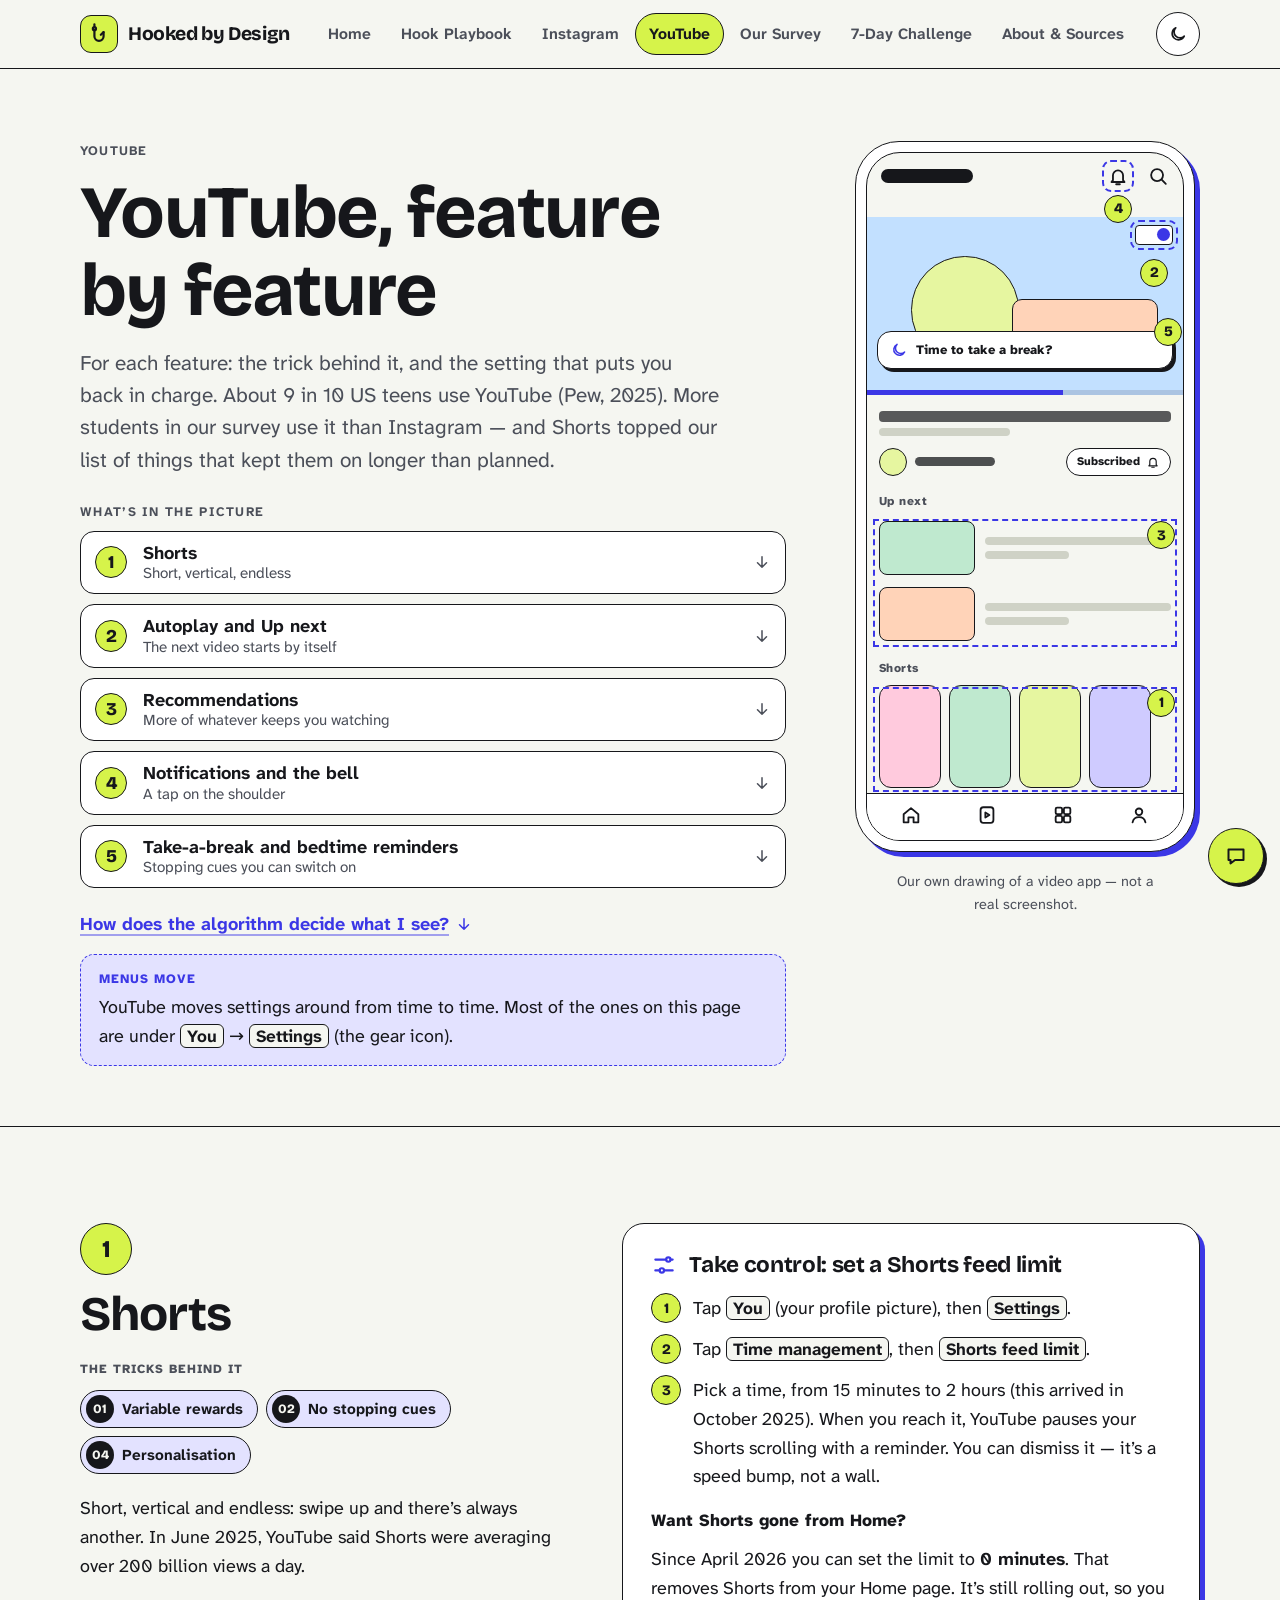
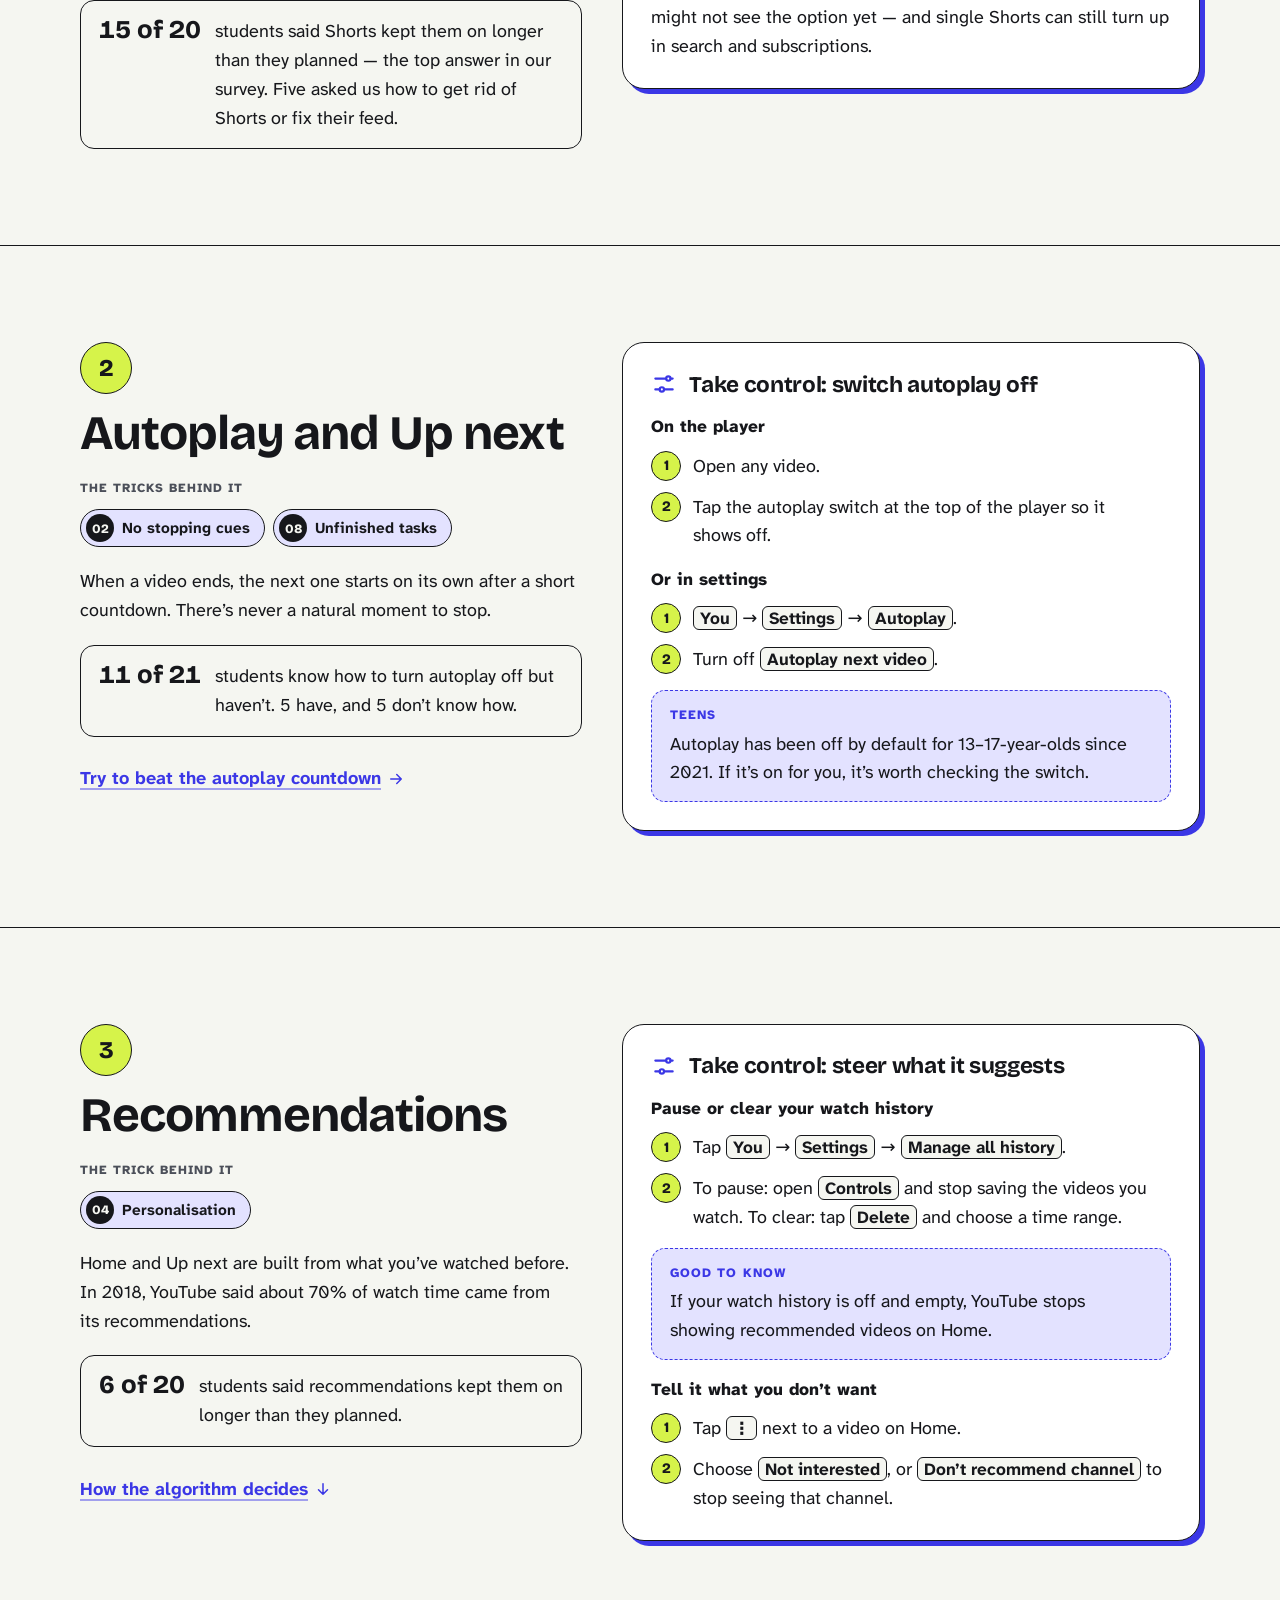
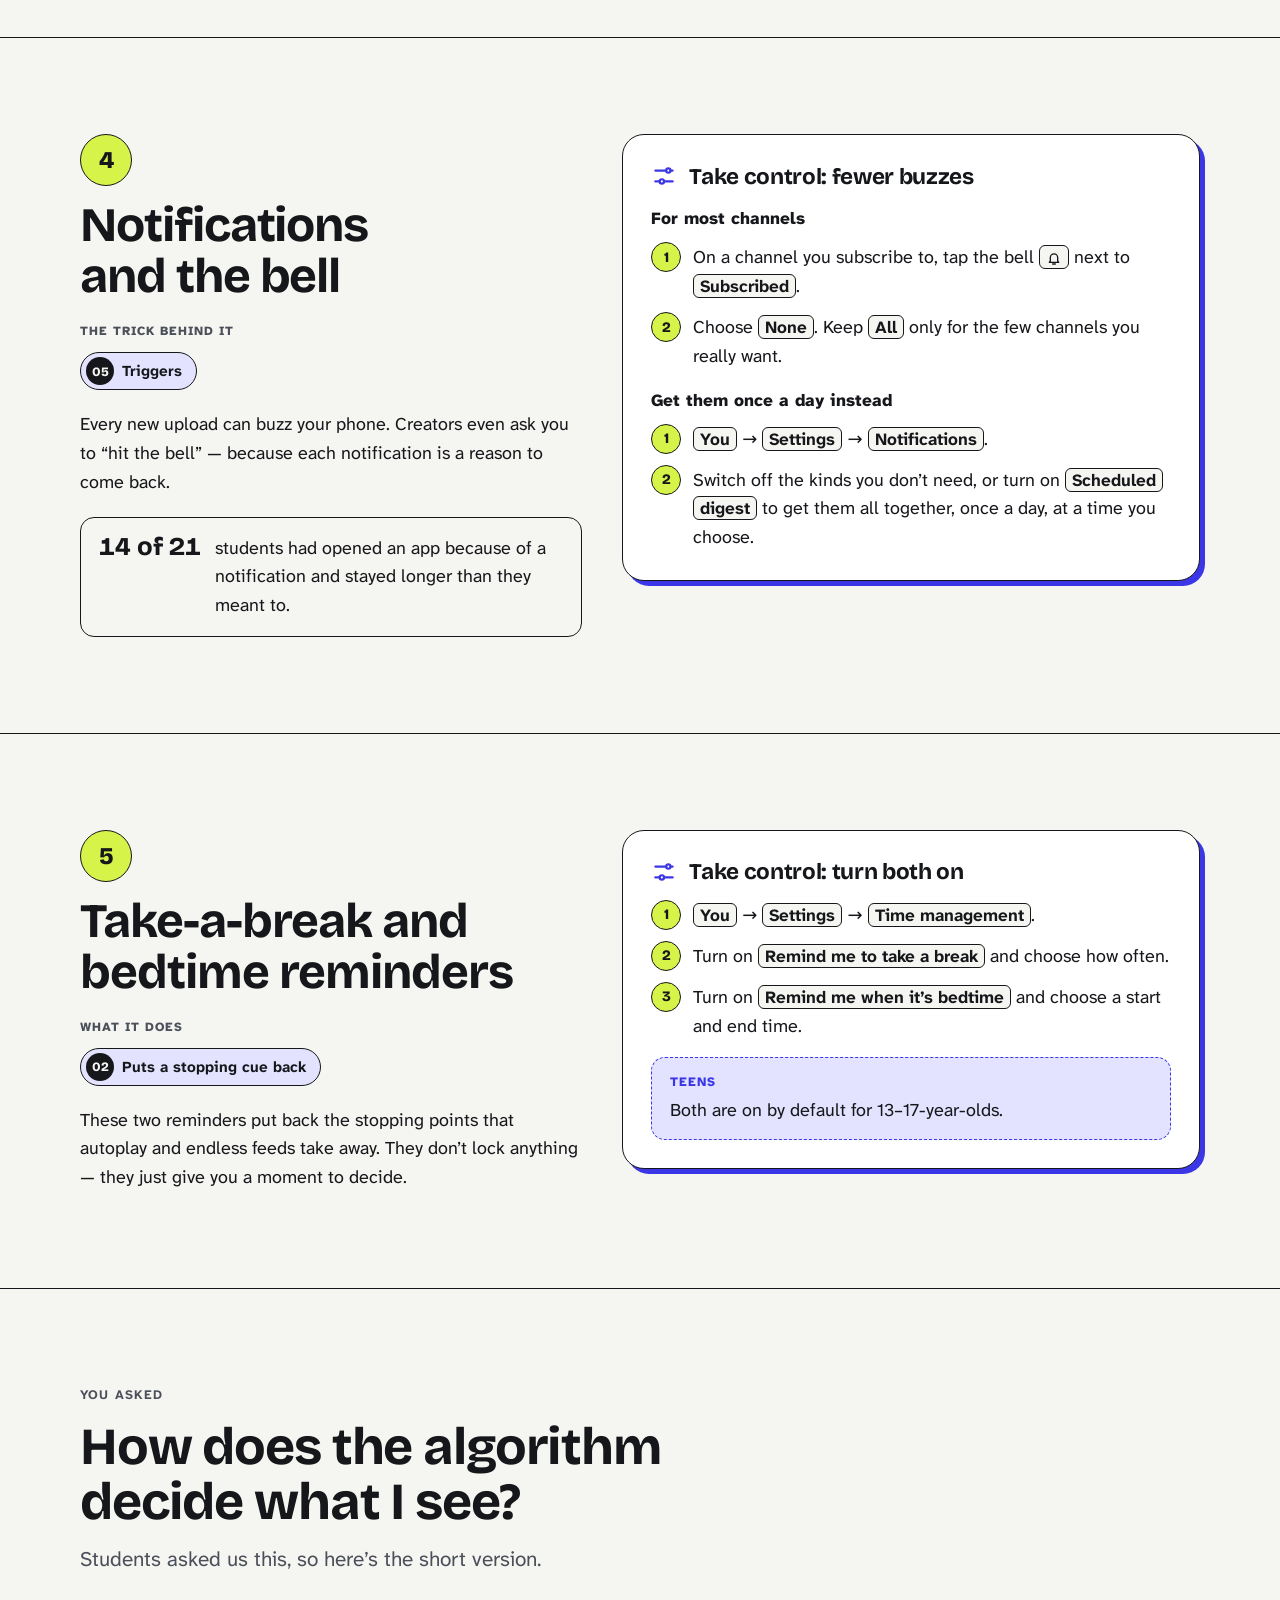
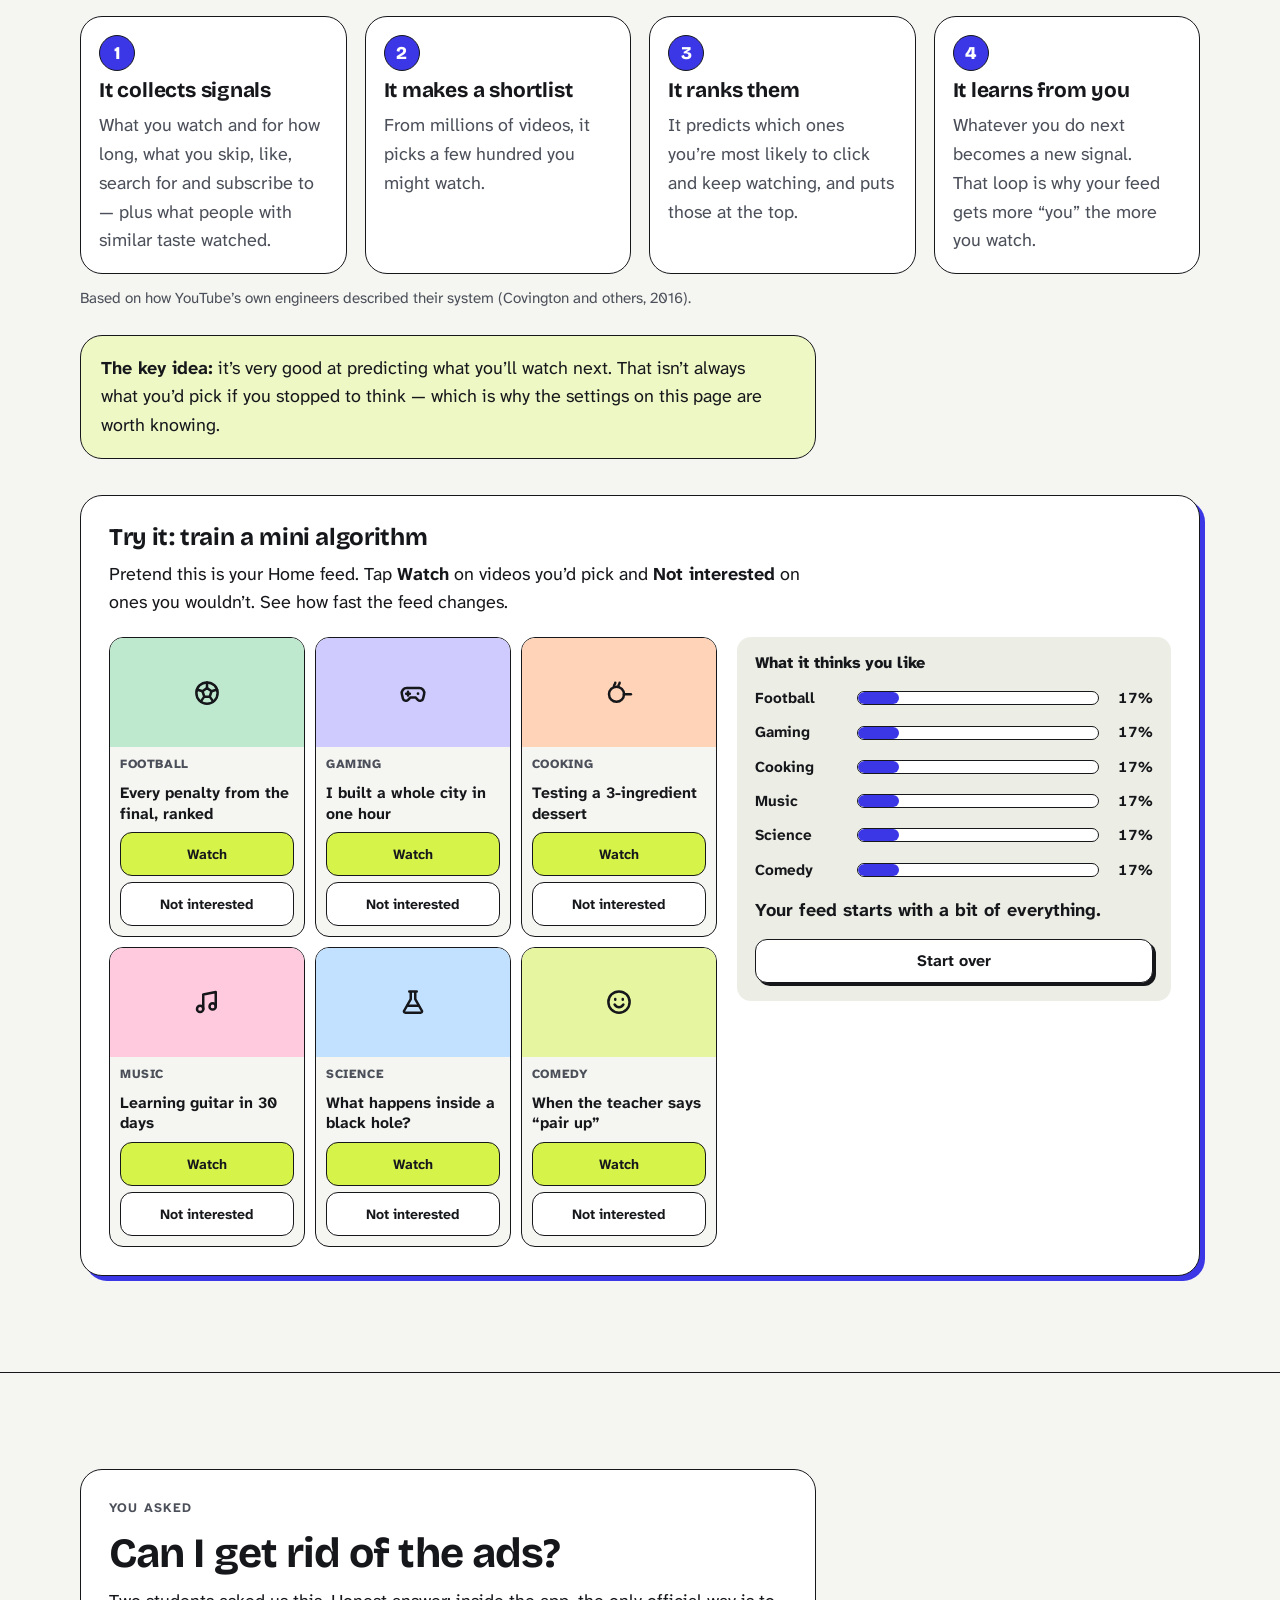
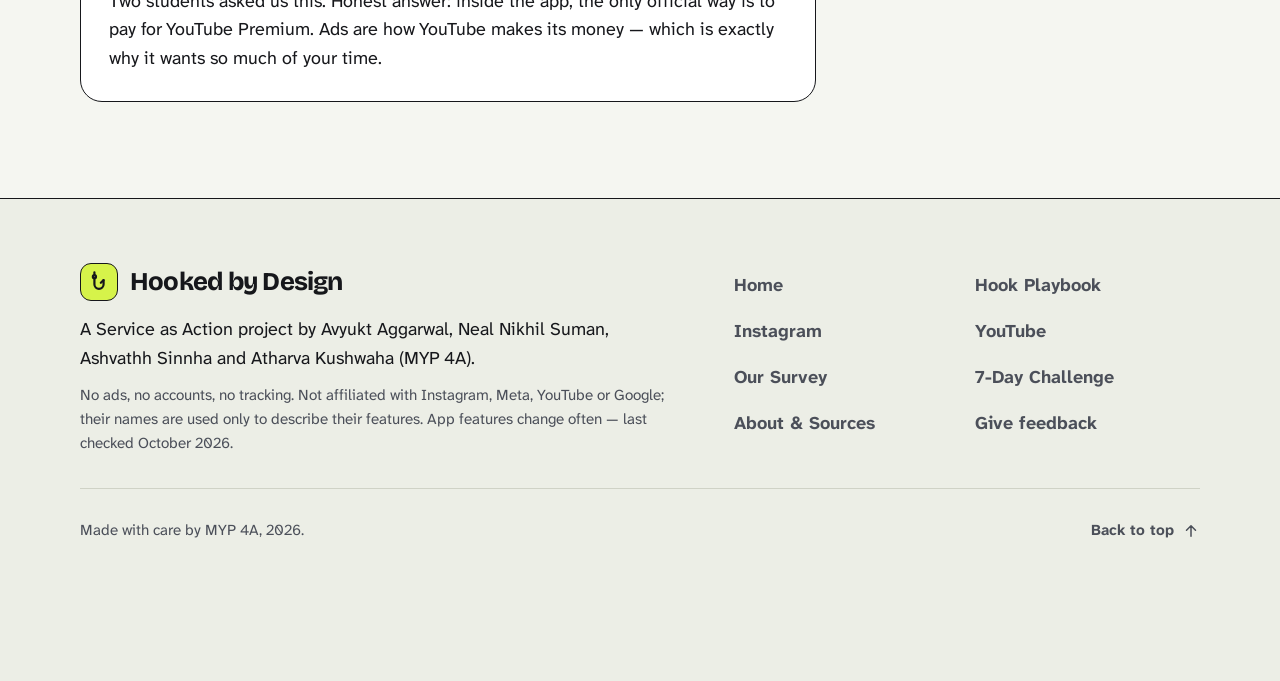
<file: youtube.html>
<!doctype html>
<html lang="en" class="no-js">
<head>
<meta charset="utf-8">
<meta name="viewport" content="width=device-width, initial-scale=1">
<title>YouTube, feature by feature — Hooked by Design</title>
<meta name="description" content="YouTube Shorts, autoplay, recommendations, notifications and reminders — the trick behind each one, the setting that turns it down, and how the algorithm decides what you see.">
<meta property="og:title" content="YouTube, feature by feature">
<meta property="og:description" content="YouTube Shorts, autoplay, recommendations, notifications and reminders — the trick behind each one, the setting that turns it down, and how the algorithm decides what you see.">
<meta property="og:type" content="website">
<meta property="og:site_name" content="Hooked by Design">
<meta name="twitter:card" content="summary_large_image">
<meta property="og:url" content="https://hooked-by-design.vercel.app/youtube.html">
<meta property="og:image" content="https://hooked-by-design.vercel.app/assets/img/social-card.png">
<meta property="og:image:width" content="1200">
<meta property="og:image:height" content="630">
<meta property="og:image:alt" content="Hooked by Design: 15 of 21 students say social media mostly harms people their age, but only 5 say it harms them.">
<meta name="theme-color" content="#f5f6f1">
<link rel="canonical" href="https://hooked-by-design.vercel.app/youtube.html">
<link rel="icon" href="assets/img/favicon.svg" type="image/svg+xml">
<link rel="apple-touch-icon" href="assets/img/apple-touch-icon.png">
<link rel="preload" href="assets/fonts/bricolage-grotesque.woff2" as="font" type="font/woff2" crossorigin>
<link rel="preload" href="assets/fonts/atkinson-hyperlegible-next.woff2" as="font" type="font/woff2" crossorigin>
<link rel="stylesheet" href="assets/css/style.css">
<script src="assets/js/theme.js"></script>
<script src="assets/js/site.js" defer></script>
<script src="assets/js/algorithm.js" defer></script>
</head>
<body>
<a class="skip-link" href="#main">Skip to content</a>
<svg width="0" height="0" style="position:absolute" aria-hidden="true" focusable="false">
  <symbol id="i-hook" viewBox="0 0 24 24"><path d="M7 1.5v3"/><circle cx="7" cy="6.2" r="1.7"/><path d="M7 7.9v6.6a5 5 0 0 0 10 0V10"/><path d="M17 10l-3 2.8"/></symbol>
  <symbol id="i-dice" viewBox="0 0 24 24"><rect x="3.5" y="3.5" width="17" height="17" rx="4"/><circle cx="8.5" cy="8.5" r="1.4" fill="currentColor" stroke="none"/><circle cx="12" cy="12" r="1.4" fill="currentColor" stroke="none"/><circle cx="15.5" cy="15.5" r="1.4" fill="currentColor" stroke="none"/></symbol>
  <symbol id="i-infinity" viewBox="0 0 24 24"><path d="M12 12c-1.8-2.4-3.4-4-5.5-4a4 4 0 0 0 0 8c2.1 0 3.7-1.6 5.5-4zm0 0c1.8 2.4 3.4 4 5.5 4a4 4 0 0 0 0-8c-2.1 0-3.7 1.6-5.5 4z"/></symbol>
  <symbol id="i-heart" viewBox="0 0 24 24"><path d="M12 20s-8-4.9-8-10.6C4 6.9 5.9 5 8.2 5c1.6 0 3 .9 3.8 2.3C12.8 5.9 14.2 5 15.8 5 18.1 5 20 6.9 20 9.4 20 15.1 12 20 12 20z"/></symbol>
  <symbol id="i-target" viewBox="0 0 24 24"><circle cx="12" cy="12" r="8.5"/><circle cx="12" cy="12" r="4.5"/><circle cx="12" cy="12" r="1.3" fill="currentColor" stroke="none"/></symbol>
  <symbol id="i-bell" viewBox="0 0 24 24"><path d="M6.5 16.5v-5.2a5.5 5.5 0 0 1 11 0v5.2l1.6 2H4.9z"/><path d="M10 21h4"/></symbol>
  <symbol id="i-hourglass" viewBox="0 0 24 24"><path d="M6.5 3.5h11M6.5 20.5h11M8 3.5c0 4.4 8 4.6 8 8.5s-8 4.1-8 8.5M16 3.5c0 4.4-8 4.6-8 8.5s8 4.1 8 8.5"/></symbol>
  <symbol id="i-layers" viewBox="0 0 24 24"><path d="M12 3.5l8.5 4.6L12 12.7 3.5 8.1z"/><path d="M3.5 12.2l8.5 4.6 8.5-4.6"/><path d="M3.5 16.3l8.5 4.6 8.5-4.6"/></symbol>
  <symbol id="i-ring" viewBox="0 0 24 24"><path d="M12 3.5A8.5 8.5 0 1 1 3.5 12"/><circle cx="3.5" cy="12" r="1.6" fill="currentColor" stroke="none"/></symbol>
  <symbol id="i-eye" viewBox="0 0 24 24"><path d="M2.5 12s3.5-6.5 9.5-6.5 9.5 6.5 9.5 6.5-3.5 6.5-9.5 6.5S2.5 12 2.5 12z"/><circle cx="12" cy="12" r="3"/></symbol>
  <symbol id="i-arrow" viewBox="0 0 24 24"><path d="M5 12h14M13 6l6 6-6 6"/></symbol>
  <symbol id="i-arrow-down" viewBox="0 0 24 24"><path d="M12 5v14M6 13l6 6 6-6"/></symbol>
  <symbol id="i-arrow-up" viewBox="0 0 24 24"><path d="M12 19V5M6 11l6-6 6 6"/></symbol>
  <symbol id="i-menu" viewBox="0 0 24 24"><path d="M4 7h16M4 12h16M4 17h16"/></symbol>
  <symbol id="i-check" viewBox="0 0 24 24"><path d="M5 12.5l4.5 4.5L19 7.5"/></symbol>
  <symbol id="i-refresh" viewBox="0 0 24 24"><path d="M19.5 12a7.5 7.5 0 1 1-2.2-5.3"/><path d="M19.5 4.5v4h-4"/></symbol>
  <symbol id="i-play" viewBox="0 0 24 24"><path d="M8 5.5v13l10-6.5z"/></symbol>
  <symbol id="i-pause" viewBox="0 0 24 24"><path d="M9 5.5v13M15 5.5v13"/></symbol>
  <symbol id="i-comment" viewBox="0 0 24 24"><path d="M4.5 5.5h15V16H11l-4.5 3.5V16h-2z"/></symbol>
  <symbol id="i-share" viewBox="0 0 24 24"><circle cx="6.5" cy="12" r="2.5"/><circle cx="17.5" cy="6.5" r="2.5"/><circle cx="17.5" cy="17.5" r="2.5"/><path d="M8.7 10.9l6.6-3.3M8.7 13.1l6.6 3.3"/></symbol>
  <symbol id="i-mail" viewBox="0 0 24 24"><rect x="3.5" y="5.5" width="17" height="13" rx="3"/><path d="M4.5 7.5l7.5 5.5 7.5-5.5"/></symbol>
  <symbol id="i-home" viewBox="0 0 24 24"><path d="M4 11.2L12 4.5l8 6.7V20h-5.2v-5.5H9.2V20H4z"/></symbol>
  <symbol id="i-search" viewBox="0 0 24 24"><circle cx="11" cy="11" r="6.5"/><path d="M16 16l4.5 4.5"/></symbol>
  <symbol id="i-film" viewBox="0 0 24 24"><rect x="5" y="3.5" width="14" height="17" rx="3"/><path d="M10.2 9.2v5.6l4.4-2.8z"/></symbol>
  <symbol id="i-user" viewBox="0 0 24 24"><circle cx="12" cy="8.5" r="3.6"/><path d="M5 20c.8-3.8 3.6-5.6 7-5.6s6.2 1.8 7 5.6"/></symbol>
  <symbol id="i-moon" viewBox="0 0 24 24"><path d="M19.5 14.6A7.6 7.6 0 1 1 9.4 4.5a6.1 6.1 0 0 0 10.1 10.1z"/></symbol>
  <symbol id="i-sun" viewBox="0 0 24 24"><circle cx="12" cy="12" r="4"/><path d="M12 2.5v2M12 19.5v2M4.6 4.6L6 6M18 18l1.4 1.4M2.5 12h2M19.5 12h2M4.6 19.4L6 18M18 6l1.4-1.4"/></symbol>
  <symbol id="i-clock" viewBox="0 0 24 24"><circle cx="12" cy="12" r="8.5"/><path d="M12 7.5V12l3 2"/></symbol>
  <symbol id="i-star" viewBox="0 0 24 24"><path d="M12 3.8l2.5 5.2 5.7.8-4.1 4 1 5.6L12 16.7l-5.1 2.7 1-5.6-4.1-4 5.7-.8z"/></symbol>
  <symbol id="i-tag" viewBox="0 0 24 24"><path d="M3.5 12.5v-8h8l9 9-8 8z"/><circle cx="8" cy="9" r="1.4" fill="currentColor" stroke="none"/></symbol>
  <symbol id="i-empty" viewBox="0 0 24 24"><circle cx="12" cy="12" r="8" stroke-dasharray="2.5 3"/></symbol>
  <symbol id="i-phone" viewBox="0 0 24 24"><rect x="7" y="3" width="10" height="18" rx="2.6"/><path d="M11 17.5h2"/></symbol>
  <symbol id="i-ban" viewBox="0 0 24 24"><circle cx="12" cy="12" r="8.5"/><path d="M6 6l12 12"/></symbol>
  <symbol id="i-grid" viewBox="0 0 24 24"><rect x="4" y="4" width="7" height="7" rx="1.5"/><rect x="13" y="4" width="7" height="7" rx="1.5"/><rect x="4" y="13" width="7" height="7" rx="1.5"/><rect x="13" y="13" width="7" height="7" rx="1.5"/></symbol>
  <symbol id="i-tv" viewBox="0 0 24 24"><rect x="3" y="4.5" width="18" height="12.5" rx="2.5"/><path d="M8 20.5h8"/><path d="M10.4 8.3v5.4l4.3-2.7z"/></symbol>
  <symbol id="i-chart" viewBox="0 0 24 24"><path d="M3.5 20.5h17M6.5 20.5V11M11.5 20.5V5M16.5 20.5v-7"/></symbol>
  <symbol id="i-flag" viewBox="0 0 24 24"><path d="M5.5 21V4M5.5 4.5h11l-2 4 2 4h-11"/></symbol>
  <symbol id="i-book" viewBox="0 0 24 24"><path d="M4.5 5.5c2.5-1 5-1 7.5.8 2.5-1.8 5-1.8 7.5-.8v13c-2.5-1-5-1-7.5.8-2.5-1.8-5-1.8-7.5-.8z"/><path d="M12 6.3v13"/></symbol>
  <symbol id="i-sliders" viewBox="0 0 24 24"><path d="M4 7h10M18 7h2M4 17h4M12 17h8"/><circle cx="16" cy="7" r="2"/><circle cx="10" cy="17" r="2"/></symbol>
  <symbol id="i-people" viewBox="0 0 24 24"><circle cx="9" cy="8.5" r="3.2"/><path d="M3.5 19.5c.6-3.4 2.8-5 5.5-5s4.9 1.6 5.5 5"/><circle cx="16.5" cy="9.5" r="2.6"/><path d="M15.5 14.6c2.6 0 4.4 1.4 5 4.4"/></symbol>
  <symbol id="i-info" viewBox="0 0 24 24"><circle cx="12" cy="12" r="8.5"/><path d="M12 11v5.5M12 7.6v.2"/></symbol>
  <symbol id="i-x" viewBox="0 0 24 24"><path d="M6 6l12 12M18 6L6 18"/></symbol>
  <symbol id="i-calendar" viewBox="0 0 24 24"><rect x="3.5" y="5" width="17" height="15.5" rx="3"/><path d="M3.5 10h17M8 3v4M16 3v4"/></symbol>
  <symbol id="i-ball" viewBox="0 0 24 24"><circle cx="12" cy="12" r="8.5"/><path d="M12 8l3.6 2.6-1.4 4.3H9.8l-1.4-4.3z"/><path d="M12 3.5V8M15.6 10.6l4.5-1.4M14.2 14.9l2.7 3.8M9.8 14.9l-2.7 3.8M8.4 10.6L3.9 9.2"/></symbol>
  <symbol id="i-pad" viewBox="0 0 24 24"><path d="M7 8h10a4 4 0 0 1 3.9 4.9l-.8 3.4a2.5 2.5 0 0 1-4.2 1.2L14 15.5h-4l-1.9 2a2.5 2.5 0 0 1-4.2-1.2l-.8-3.4A4 4 0 0 1 7 8z"/><path d="M8 11v3M6.5 12.5h3"/><circle cx="16" cy="12.5" r="1.1" fill="currentColor" stroke="none"/></symbol>
  <symbol id="i-pan" viewBox="0 0 24 24"><circle cx="10" cy="13" r="6"/><path d="M16 13h5.5"/><path d="M8 6.5c0-1.2 1-1.6 1-2.8M11.5 6.5c0-1.2 1-1.6 1-2.8"/></symbol>
  <symbol id="i-note" viewBox="0 0 24 24"><path d="M9 17.5V6l10-2v11.5"/><circle cx="6.5" cy="17.5" r="2.5"/><circle cx="16.5" cy="15.5" r="2.5"/></symbol>
  <symbol id="i-flask" viewBox="0 0 24 24"><path d="M9 3.5h6M10.2 3.5v6.2L4.8 19.2a1 1 0 0 0 .9 1.3h12.6a1 1 0 0 0 .9-1.3l-5.4-9.5V3.5"/><path d="M7.5 15h9"/></symbol>
  <symbol id="i-smile" viewBox="0 0 24 24"><circle cx="12" cy="12" r="8.5"/><path d="M8.5 14c1 1.5 2.2 2.2 3.5 2.2s2.5-.7 3.5-2.2"/><path d="M9 9.5v.6M15 9.5v.6"/></symbol>
</svg>
<header class="site-header">
  <div class="wrap header-bar">
    <a class="brand" href="index.html">
      <span class="brand-mark"><svg class="icon" aria-hidden="true"><use href="#i-hook"/></svg></span>
      <span>Hooked by Design</span>
    </a>
    <div class="header-tools">
      <button class="theme-toggle" type="button" aria-pressed="false" data-theme-toggle>
        <svg class="icon icon-moon" aria-hidden="true"><use href="#i-moon"/></svg>
        <svg class="icon icon-sun" aria-hidden="true"><use href="#i-sun"/></svg>
        <span class="visually-hidden">Dark mode</span>
      </button>
      <button class="menu-button" type="button" aria-expanded="false" aria-controls="site-nav" data-menu-button>
        <svg class="icon" aria-hidden="true"><use href="#i-menu"/></svg><span data-menu-label>Menu</span>
      </button>
    </div>
    <nav id="site-nav" class="site-nav" aria-label="Main">
      <ul>
        <li><a href="index.html">Home <span class="nav-hint">Quiz and our headline finding</span></a></li>
        <li><a href="playbook.html">Hook Playbook <span class="nav-hint">9 tricks, with demos</span></a></li>
        <li><a href="instagram.html">Instagram <span class="nav-hint">Settings, step by step</span></a></li>
        <li><a href="youtube.html" aria-current="page">YouTube <span class="nav-hint">Settings and the algorithm</span></a></li>
        <li><a href="survey.html">Our Survey <span class="nav-hint">21 students, in charts</span></a></li>
        <li><a href="challenge.html">7-Day Challenge <span class="nav-hint">One change a day</span></a></li>
        <li><a href="about.html">About &amp; Sources <span class="nav-hint">Who we are, where facts come from</span></a></li>
      </ul>
    </nav>
  </div>
</header>
<main id="main">

  <section class="page-hero">
    <div class="wrap teardown">
      <div class="teardown-text">
        <p class="eyebrow">YouTube</p>
        <h1>YouTube, feature by feature</h1>
        <p class="lede">For each feature: the trick behind it, and the setting that puts you back in charge. About 9 in 10 US teens use YouTube (Pew, 2025). More students in our survey use it than Instagram — and Shorts topped our list of things that kept them on longer than planned.</p>
      </div>

      <div class="teardown-phone" aria-hidden="true">
        <div class="phone">
          <div class="screen screen-taller">
            <div class="m-bar m-bar-pins">
              <span class="m-word"></span>
              <span class="m-icons m-icons-wide">
                <span class="rel is-annotated"><svg class="icon"><use href="#i-bell"/></svg><span class="pin" style="--x: 50%; --y: calc(100% + 22px)">4</span></span>
                <span class="rel"><svg class="icon"><use href="#i-search"/></svg></span>
              </span>
            </div>
            <div class="m-player rel">
              <span class="m-toggle is-annotated"></span>
              <span class="pin" style="--x: calc(100% - 29px); --y: 56px">2</span>
              <div class="m-progress"><span></span></div>
            </div>
            <div class="m-title"><div class="m-line"></div><div class="m-line short"></div></div>
            <div class="m-channel"><span class="m-avatar t-m5"></span><span class="m-name"></span><span class="m-sub">Subscribed <svg class="icon"><use href="#i-bell"/></svg></span></div>
            <p class="m-label">Up next</p>
            <div class="rel is-annotated-inset m-rows">
              <div class="m-row"><span class="m-thumb"></span><span class="m-row-lines"><span class="m-line"></span><span class="m-line short"></span></span></div>
              <div class="m-row"><span class="m-thumb"></span><span class="m-row-lines"><span class="m-line"></span><span class="m-line short"></span></span></div>
              <span class="pin" style="--x: calc(100% - 22px); --y: 22px">3</span>
            </div>
            <p class="m-label">Shorts</p>
            <div class="rel">
              <div class="m-shelf is-annotated-inset">
                <span class="m-short m-short-sm"></span><span class="m-short m-short-sm"></span><span class="m-short m-short-sm"></span><span class="m-short m-short-sm"></span>
              </div>
              <span class="pin" style="--x: calc(100% - 22px); --y: 22px">1</span>
            </div>
            <div class="m-toast m-toast-top"><svg class="icon"><use href="#i-moon"/></svg>Time to take a break?<span class="pin" style="--x: calc(100% - 4px); --y: 0">5</span></div>
            <div class="m-tabbar">
              <svg class="icon"><use href="#i-home"/></svg>
              <svg class="icon"><use href="#i-film"/></svg>
              <svg class="icon"><use href="#i-grid"/></svg>
              <svg class="icon"><use href="#i-user"/></svg>
            </div>
          </div>
        </div>
        <p class="teardown-cap">Our own drawing of a video app — not a real screenshot.</p>
      </div>

      <div class="teardown-legend">
        <h2 class="legend-title">What’s in the picture</h2>
        <ol class="legend">
          <li><a href="#shorts"><span class="legend-num">1</span><span>Shorts<span class="legend-sub">Short, vertical, endless</span></span><svg class="icon icon-sm" aria-hidden="true"><use href="#i-arrow-down"/></svg></a></li>
          <li><a href="#autoplay"><span class="legend-num">2</span><span>Autoplay and Up next<span class="legend-sub">The next video starts by itself</span></span><svg class="icon icon-sm" aria-hidden="true"><use href="#i-arrow-down"/></svg></a></li>
          <li><a href="#recommendations"><span class="legend-num">3</span><span>Recommendations<span class="legend-sub">More of whatever keeps you watching</span></span><svg class="icon icon-sm" aria-hidden="true"><use href="#i-arrow-down"/></svg></a></li>
          <li><a href="#notifications"><span class="legend-num">4</span><span>Notifications and the bell<span class="legend-sub">A tap on the shoulder</span></span><svg class="icon icon-sm" aria-hidden="true"><use href="#i-arrow-down"/></svg></a></li>
          <li><a href="#reminders"><span class="legend-num">5</span><span>Take-a-break and bedtime reminders<span class="legend-sub">Stopping cues you can switch on</span></span><svg class="icon icon-sm" aria-hidden="true"><use href="#i-arrow-down"/></svg></a></li>
        </ol>
        <p style="margin-top: 14px"><a class="text-link" href="#algorithm">How does the algorithm decide what I see? <svg class="icon icon-sm" aria-hidden="true"><use href="#i-arrow-down"/></svg></a></p>
        <p class="note" style="margin-top: 8px"><span class="note-label">Menus move</span>YouTube moves settings around from time to time. Most of the ones on this page are under <span class="ui">You</span> → <span class="ui">Settings</span> (the gear icon).</p>
      </div>
    </div>
  </section>

  <section class="section" id="shorts" aria-labelledby="shorts-h">
    <div class="wrap feature-cols">
      <div class="feature">
        <div class="feature-head">
          <span class="feature-num" aria-hidden="true">1</span>
          <h2 id="shorts-h" class="section-title">Shorts</h2>
        </div>
        <div>
          <p class="trick-label">The tricks behind it</p>
          <ul class="chips">
            <li><a class="chip" href="playbook.html#variable-rewards"><span class="chip-num">01</span>Variable rewards</a></li>
            <li><a class="chip" href="playbook.html#no-stopping-cues"><span class="chip-num">02</span>No stopping cues</a></li>
            <li><a class="chip" href="playbook.html#personalisation"><span class="chip-num">04</span>Personalisation</a></li>
          </ul>
        </div>
        <p>Short, vertical and endless: swipe up and there’s always another. In June 2025, YouTube said Shorts were averaging over 200 billion views a day.</p>
        <p class="survey-tie"><span class="tie-num">15 of 20</span><span>students said Shorts kept them on longer than they planned — the top answer in our survey. Five asked us how to get rid of Shorts or fix their feed.</span></p>
      </div>
      <div class="card control">
        <h3><svg class="icon" aria-hidden="true"><use href="#i-sliders"/></svg>Take control: set a Shorts feed limit</h3>
        <ol class="steps">
          <li><span>Tap <span class="ui">You</span> (your profile picture), then <span class="ui">Settings</span>.</span></li>
          <li><span>Tap <span class="ui">Time management</span>, then <span class="ui">Shorts feed limit</span>.</span></li>
          <li><span>Pick a time, from 15 minutes to 2 hours (this arrived in October 2025). When you reach it, YouTube pauses your Shorts scrolling with a reminder. You can dismiss it — it’s a speed bump, not a wall.</span></li>
        </ol>
        <h4>Want Shorts gone from Home?</h4>
        <p>Since April 2026 you can set the limit to <strong>0 minutes</strong>. That removes Shorts from your Home page. It’s still rolling out, so you might not see the option yet — and single Shorts can still turn up in search and subscriptions.</p>
      </div>
    </div>
  </section>

  <section class="section" id="autoplay" aria-labelledby="autoplay-h">
    <div class="wrap feature-cols">
      <div class="feature">
        <div class="feature-head">
          <span class="feature-num" aria-hidden="true">2</span>
          <h2 id="autoplay-h" class="section-title">Autoplay and Up next</h2>
        </div>
        <div>
          <p class="trick-label">The tricks behind it</p>
          <ul class="chips">
            <li><a class="chip" href="playbook.html#no-stopping-cues"><span class="chip-num">02</span>No stopping cues</a></li>
            <li><a class="chip" href="playbook.html#unfinished-tasks"><span class="chip-num">08</span>Unfinished tasks</a></li>
          </ul>
        </div>
        <p>When a video ends, the next one starts on its own after a short countdown. There’s never a natural moment to stop.</p>
        <p class="survey-tie"><span class="tie-num">11 of 21</span><span>students know how to turn autoplay off but haven’t. 5 have, and 5 don’t know how.</span></p>
        <p><a class="text-link" href="playbook.html#demo-autoplay">Try to beat the autoplay countdown <svg class="icon icon-sm" aria-hidden="true"><use href="#i-arrow"/></svg></a></p>
      </div>
      <div class="card control">
        <h3><svg class="icon" aria-hidden="true"><use href="#i-sliders"/></svg>Take control: switch autoplay off</h3>
        <h4>On the player</h4>
        <ol class="steps">
          <li><span>Open any video.</span></li>
          <li><span>Tap the autoplay switch at the top of the player so it shows off.</span></li>
        </ol>
        <h4>Or in settings</h4>
        <ol class="steps">
          <li><span><span class="ui">You</span> → <span class="ui">Settings</span> → <span class="ui">Autoplay</span>.</span></li>
          <li><span>Turn off <span class="ui">Autoplay next video</span>.</span></li>
        </ol>
        <p class="note"><span class="note-label">Teens</span>Autoplay has been off by default for 13–17-year-olds since 2021. If it’s on for you, it’s worth checking the switch.</p>
      </div>
    </div>
  </section>

  <section class="section" id="recommendations" aria-labelledby="yrec-h">
    <div class="wrap feature-cols">
      <div class="feature">
        <div class="feature-head">
          <span class="feature-num" aria-hidden="true">3</span>
          <h2 id="yrec-h" class="section-title">Recommendations</h2>
        </div>
        <div>
          <p class="trick-label">The trick behind it</p>
          <ul class="chips">
            <li><a class="chip" href="playbook.html#personalisation"><span class="chip-num">04</span>Personalisation</a></li>
          </ul>
        </div>
        <p>Home and Up next are built from what you’ve watched before. In 2018, YouTube said about 70% of watch time came from its recommendations.</p>
        <p class="survey-tie"><span class="tie-num">6 of 20</span><span>students said recommendations kept them on longer than they planned.</span></p>
        <p><a class="text-link" href="#algorithm">How the algorithm decides <svg class="icon icon-sm" aria-hidden="true"><use href="#i-arrow-down"/></svg></a></p>
      </div>
      <div class="card control">
        <h3><svg class="icon" aria-hidden="true"><use href="#i-sliders"/></svg>Take control: steer what it suggests</h3>
        <h4>Pause or clear your watch history</h4>
        <ol class="steps">
          <li><span>Tap <span class="ui">You</span> → <span class="ui">Settings</span> → <span class="ui">Manage all history</span>.</span></li>
          <li><span>To pause: open <span class="ui">Controls</span> and stop saving the videos you watch. To clear: tap <span class="ui">Delete</span> and choose a time range.</span></li>
        </ol>
        <p class="note"><span class="note-label">Good to know</span>If your watch history is off and empty, YouTube stops showing recommended videos on Home.</p>
        <h4>Tell it what you don’t want</h4>
        <ol class="steps">
          <li><span>Tap <span class="ui">⋮</span> next to a video on Home.</span></li>
          <li><span>Choose <span class="ui">Not interested</span>, or <span class="ui">Don’t recommend channel</span> to stop seeing that channel.</span></li>
        </ol>
      </div>
    </div>
  </section>

  <section class="section" id="notifications" aria-labelledby="ynotif-h">
    <div class="wrap feature-cols">
      <div class="feature">
        <div class="feature-head">
          <span class="feature-num" aria-hidden="true">4</span>
          <h2 id="ynotif-h" class="section-title">Notifications and the bell</h2>
        </div>
        <div>
          <p class="trick-label">The trick behind it</p>
          <ul class="chips">
            <li><a class="chip" href="playbook.html#triggers"><span class="chip-num">05</span>Triggers</a></li>
          </ul>
        </div>
        <p>Every new upload can buzz your phone. Creators even ask you to “hit the bell” — because each notification is a reason to come back.</p>
        <p class="survey-tie"><span class="tie-num">16 of 21</span><span>students had opened an app because of a notification and stayed longer than they meant to.</span></p>
      </div>
      <div class="card control">
        <h3><svg class="icon" aria-hidden="true"><use href="#i-sliders"/></svg>Take control: fewer buzzes</h3>
        <h4>For most channels</h4>
        <ol class="steps">
          <li><span>On a channel you subscribe to, tap the bell <span class="ui"><svg class="icon icon-ui" aria-hidden="true"><use href="#i-bell"/></svg></span> next to <span class="ui">Subscribed</span>.</span></li>
          <li><span>Choose <span class="ui">None</span>. Keep <span class="ui">All</span> only for the few channels you really want.</span></li>
        </ol>
        <h4>Get them once a day instead</h4>
        <ol class="steps">
          <li><span><span class="ui">You</span> → <span class="ui">Settings</span> → <span class="ui">Notifications</span>.</span></li>
          <li><span>Switch off the kinds you don’t need, or turn on <span class="ui">Scheduled digest</span> to get them all together, once a day, at a time you choose.</span></li>
        </ol>
      </div>
    </div>
  </section>

  <section class="section" id="reminders" aria-labelledby="rem-h">
    <div class="wrap feature-cols">
      <div class="feature">
        <div class="feature-head">
          <span class="feature-num" aria-hidden="true">5</span>
          <h2 id="rem-h" class="section-title">Take-a-break and bedtime reminders</h2>
        </div>
        <div>
          <p class="trick-label">What it does</p>
          <ul class="chips">
            <li><a class="chip" href="playbook.html#no-stopping-cues"><span class="chip-num">02</span>Puts a stopping cue back</a></li>
          </ul>
        </div>
        <p>These two reminders put back the stopping points that autoplay and endless feeds take away. They don’t lock anything — they just give you a moment to decide.</p>
      </div>
      <div class="card control">
        <h3><svg class="icon" aria-hidden="true"><use href="#i-sliders"/></svg>Take control: turn both on</h3>
        <ol class="steps">
          <li><span><span class="ui">You</span> → <span class="ui">Settings</span> → <span class="ui">Time management</span>.</span></li>
          <li><span>Turn on <span class="ui">Remind me to take a break</span> and choose how often.</span></li>
          <li><span>Turn on <span class="ui">Remind me when it’s bedtime</span> and choose a start and end time.</span></li>
        </ol>
        <p class="note"><span class="note-label">Teens</span>Both are on by default for 13–17-year-olds.</p>
      </div>
    </div>
  </section>

  <section class="section" id="algorithm" aria-labelledby="algo-h">
    <div class="wrap">
      <div class="section-head">
        <p class="eyebrow">You asked</p>
        <h2 id="algo-h">How does the algorithm decide what I see?</h2>
        <p class="lede">Students asked us this, so here’s the short version.</p>
      </div>
      <ol class="flow">
        <li><strong>It collects signals</strong><span>What you watch and for how long, what you skip, like, search for and subscribe to — plus what people with similar taste watched.</span></li>
        <li><strong>It makes a shortlist</strong><span>From millions of videos, it picks a few hundred you might watch.</span></li>
        <li><strong>It ranks them</strong><span>It predicts which ones you’re most likely to click and keep watching, and puts those at the top.</span></li>
        <li><strong>It learns from you</strong><span>Whatever you do next becomes a new signal. That loop is why your feed gets more “you” the more you watch.</span></li>
      </ol>
      <p class="small muted" style="margin-top: 12px">Based on how YouTube’s own engineers described their system (Covington and others, 2016).</p>
      <p class="key-idea"><strong>The key idea:</strong> it’s very good at predicting what you’ll watch next. That isn’t always what you’d pick if you stopped to think — which is why the settings on this page are worth knowing.</p>

      <div class="card trainer-card" data-trainer>
        <div class="trainer-head">
          <h3>Try it: train a mini algorithm</h3>
          <p>Pretend this is your Home feed. Tap <strong>Watch</strong> on videos you’d pick and <strong>Not interested</strong> on ones you wouldn’t. See how fast the feed changes.</p>
        </div>
        <div class="trainer">
          <ul class="t-feed" data-t-feed aria-label="Your pretend Home feed"></ul>
          <div class="t-side">
            <h4>What it thinks you like</h4>
            <ul class="weights" data-t-weights></ul>
            <p class="status" data-t-status aria-live="polite">Your feed starts with a bit of everything.</p>
            <button class="btn btn-small" type="button" data-t-reset>Start over</button>
          </div>
        </div>
        <p class="noscript-note">This mini algorithm needs JavaScript switched on.</p>
      </div>
    </div>
  </section>

  <section class="section" id="ads" aria-labelledby="ads-h">
    <div class="wrap">
      <div class="card asked-card">
        <p class="eyebrow">You asked</p>
        <h2 id="ads-h" class="section-title">Can I get rid of the ads?</h2>
        <p>Two students asked us this. Honest answer: inside the app, the only official way is to pay for YouTube Premium. Ads are how YouTube makes its money — which is exactly why it wants so much of your time.</p>
      </div>
    </div>
  </section>

</main>
<footer class="site-footer">
  <div class="wrap footer-grid">
    <div>
      <p class="footer-brand"><span class="brand-mark" aria-hidden="true"><svg class="icon"><use href="#i-hook"/></svg></span>Hooked by Design</p>
      <p>A Service as Action project by Avyukt Aggarwal, Neal Nikhil Suman, Ashvathh Sinnha and Atharva Kushwaha (MYP 4A).</p>
      <p class="footer-small">No ads, no accounts, no tracking. Not affiliated with Instagram, Meta, YouTube or Google; their names are used only to describe their features. App features change often &mdash; last checked October 2026.</p>
    </div>
    <nav aria-label="Footer">
      <ul class="footer-links">
          <li><a href="index.html">Home</a></li>
          <li><a href="playbook.html">Hook Playbook</a></li>
          <li><a href="instagram.html">Instagram</a></li>
          <li><a href="youtube.html">YouTube</a></li>
          <li><a href="survey.html">Our Survey</a></li>
          <li><a href="challenge.html">7-Day Challenge</a></li>
          <li><a href="about.html">About &amp; Sources</a></li>
          <li><a href="feedback.html">Give feedback</a></li>
      </ul>
    </nav>
  </div>
  <div class="wrap footer-bottom">
    <p>Made with care by MYP 4A, 2026.</p>
    <a class="to-top" href="#top">Back to top <svg class="icon" aria-hidden="true"><use href="#i-arrow-up"/></svg></a>
  </div>
</footer>
<aside aria-label="Feedback"><a class="fab" href="feedback.html"><svg class="icon" aria-hidden="true"><use href="#i-comment"/></svg><span class="fab-label">Give feedback</span></a></aside>
</body>
</html>
</file>
<file: assets/css/style.css>
/* ==========================================================================
   Hooked by Design — stylesheet
   Mobile-first. Light by default, with an optional dark theme (the moon
   button in the header). Motion is gentle, and it switches off when the
   phone or computer asks for reduced motion.
   No external requests: fonts are self-hosted in assets/fonts.
   ========================================================================== */

@font-face {
  font-family: "Bricolage Grotesque";
  src: url("../fonts/bricolage-grotesque.woff2") format("woff2");
  font-weight: 200 800;
  font-style: normal;
  font-display: swap;
}

@font-face {
  font-family: "Atkinson Hyperlegible Next";
  src: url("../fonts/atkinson-hyperlegible-next.woff2") format("woff2");
  font-weight: 200 800;
  font-style: normal;
  font-display: swap;
}

/* ---------- Design tokens ---------- */
/* All the colours live here. Change one value and it changes everywhere.
   The look: light paper, thin ink outlines, lime and indigo, and small solid
   offset shadows. No gradients or glows. */

:root {
  /* Backgrounds */
  --paper: #f5f6f1;
  --paper-2: #eceee6;
  --card: #ffffff;
  --sunk: #eceee6;

  /* Text */
  --ink: #16171b;
  --ink-2: #4b4f59;

  /* Lines: thin ink outlines are part of the look */
  --line: #16171b;
  --line-2: #16171b;
  --hair: #cfd2c6;
  --control: #16171b;

  /* Indigo: links, data and the main accent */
  --brand: #3b37e6;
  --on-brand: #ffffff;
  --brand-soft: #e3e2ff;
  --note-line: #3b37e6;

  /* Lime: the Hooked by Design colour, for highlights and buttons */
  --mark: #d6f34a;
  --mark-soft: #eef8c5;
  --on-mark: #16171b;
  --reveal-line: #16171b;

  --rose: #3b37e6;
  --rose-soft: #e3e2ff;
  --heart: #3b37e6;
  --grey: #9ea2ac;
  --dot-off: #c9ccc1;
  --bar: #3b37e6;
  --focus: #3b37e6;
  --error: #b3261e;

  /* Offset shadows: small and solid, never blurry */
  --offset: #16171b;
  --offset-card: #3b37e6;

  /* Mock-up palette: our own colours, not the apps' brand colours */
  --m1: #cfcbff;
  --m2: #bfe9cf;
  --m3: #ffd3b8;
  --m4: #c2e0ff;
  --m5: #e6f6a0;
  --m6: #ffcadd;
  --mock-line: #16171b;
  --mock-ink: #16171b;
  --skeleton: #cfd2c6;

  /* The tick inside a checked box */
  --check-mark: url("data:image/svg+xml,%3Csvg xmlns='http://www.w3.org/2000/svg' viewBox='0 0 24 24' fill='none' stroke='%23ffffff' stroke-width='3.2' stroke-linecap='round' stroke-linejoin='round'%3E%3Cpath d='M5 12.5l4.5 4.5L19 7.5'/%3E%3C/svg%3E");

  /* Shape */
  --r-sm: 8px;
  --r: 14px;
  --r-lg: 22px;
  --r-xl: 28px;

  /* Type */
  --display: "Bricolage Grotesque", "Avenir Next", "Segoe UI", system-ui, sans-serif;
  --body: "Atkinson Hyperlegible Next", "Atkinson Hyperlegible", system-ui, -apple-system, "Segoe UI", sans-serif;

  /* Motion */
  --ease-out: cubic-bezier(0.22, 1, 0.36, 1);
  --ease-spring: cubic-bezier(0.34, 1.56, 0.64, 1);

  color-scheme: light;
}

:root[data-theme="dark"] {
  --paper: #121316;
  --paper-2: #17181c;
  --card: #1d1f24;
  --sunk: #0f1013;

  --ink: #eef0e8;
  --ink-2: #b7bac3;

  --line: #8b8f99;
  --line-2: #8b8f99;
  --hair: #353841;
  --control: #8b8f99;

  --brand: #9491ff;
  --on-brand: #121316;
  --brand-soft: #282752;
  --note-line: #9491ff;

  --mark: #d6f34a;
  --mark-soft: #2c3312;
  --on-mark: #16171b;
  --reveal-line: #8b8f99;

  --rose: #c3c1ff;
  --rose-soft: #282752;
  --heart: #9491ff;
  --grey: #70747e;
  --dot-off: #4a4e58;
  --bar: #9491ff;
  --focus: #c3c1ff;
  --error: #ff8a80;

  --offset: #d6f34a;
  --offset-card: #4b47d6;

  --m1: #4c4899;
  --m2: #2d6a48;
  --m3: #8c4b2b;
  --m4: #2b5987;
  --m5: #5d6c1a;
  --m6: #873759;
  --mock-line: #8b8f99;
  --mock-ink: #eef0e8;
  --skeleton: #353841;

  --check-mark: url("data:image/svg+xml,%3Csvg xmlns='http://www.w3.org/2000/svg' viewBox='0 0 24 24' fill='none' stroke='%23121316' stroke-width='3.2' stroke-linecap='round' stroke-linejoin='round'%3E%3Cpath d='M5 12.5l4.5 4.5L19 7.5'/%3E%3C/svg%3E");

  color-scheme: dark;
}

/* ---------- Base ---------- */

*,
*::before,
*::after {
  box-sizing: border-box;
}

html {
  -webkit-text-size-adjust: 100%;
  text-size-adjust: 100%;
  /* Leaves room for the sticky header when jumping to a section */
  scroll-padding-top: 84px;
}

@media (prefers-reduced-motion: no-preference) {
  html {
    scroll-behavior: smooth;
  }
}

body {
  display: flex;
  flex-direction: column;
  min-height: 100vh;
  min-height: 100dvh;
  margin: 0;
  background: var(--paper);
  color: var(--ink);
  font-family: var(--body);
  font-size: 1.125rem;
  line-height: 1.6;
  -webkit-font-smoothing: antialiased;
  -moz-osx-font-smoothing: grayscale;
  overflow-wrap: break-word;
}

::selection {
  background: var(--mark);
  color: var(--on-mark);
}

img,
svg {
  display: block;
  max-width: 100%;
}

svg {
  flex-shrink: 0;
}

h1,
h2,
h3,
h4 {
  font-family: var(--display);
  font-weight: 720;
  line-height: 1.06;
  letter-spacing: -0.022em;
  margin: 0;
  text-wrap: balance;
}

h2 {
  font-size: 1.75rem;
}

h3 {
  font-size: 1.5rem;
  letter-spacing: -0.015em;
  line-height: 1.15;
}

p,
ul,
ol,
dl,
dd,
figure,
blockquote {
  margin: 0;
}

p,
li,
dd {
  text-wrap: pretty;
}

a {
  color: var(--brand);
  text-decoration-thickness: 1.5px;
  text-underline-offset: 0.2em;
  text-decoration-color: color-mix(in srgb, currentColor 45%, transparent);
  transition: color 0.2s ease, text-decoration-color 0.2s ease;
}

a:hover {
  text-decoration-color: currentColor;
}

strong {
  font-weight: 700;
}

:focus-visible {
  outline: 3px solid var(--focus);
  outline-offset: 3px;
}

button {
  font: inherit;
  color: inherit;
}

[hidden] {
  display: none !important;
}

.nowrap {
  white-space: nowrap;
}

.icon {
  width: 24px;
  height: 24px;
  fill: none;
  stroke: currentColor;
  stroke-width: 2;
  stroke-linecap: round;
  stroke-linejoin: round;
}

.icon-sm {
  width: 18px;
  height: 18px;
}

.icon-lg {
  width: 32px;
  height: 32px;
}

.visually-hidden {
  position: absolute !important;
  width: 1px;
  height: 1px;
  padding: 0;
  margin: -1px;
  overflow: hidden;
  clip: rect(0 0 0 0);
  white-space: nowrap;
  border: 0;
}

.skip-link {
  position: absolute;
  left: 12px;
  top: -120px;
  z-index: 100;
  background: var(--mark);
  color: var(--on-mark);
  padding: 12px 18px;
  border: 1.5px solid var(--ink);
  border-radius: var(--r-sm);
  font-weight: 700;
  text-decoration: none;
}

.skip-link:focus {
  top: 12px;
}

.wrap {
  width: min(100% - 32px, 1120px);
  margin-inline: auto;
}

.prose {
  max-width: 42rem;
}

/* A narrow text column still lines up with the left edge of the page */
.wrap.prose {
  margin-left: max(16px, calc((100% - 1120px) / 2));
  margin-right: auto;
}

.stack > * + * {
  margin-top: var(--gap, 1rem);
}

.muted {
  color: var(--ink-2);
}

.small {
  font-size: 0.95rem;
}

.eyebrow {
  font-family: var(--body);
  font-size: 0.8125rem;
  font-weight: 700;
  letter-spacing: 0.09em;
  text-transform: uppercase;
  color: var(--ink-2);
}

.hl {
  background-color: transparent;
  background-image: linear-gradient(var(--mark), var(--mark));
  background-repeat: no-repeat;
  background-size: 100% 100%;
  color: var(--on-mark);
  padding: 0 0.12em;
  border-radius: 6px;
  -webkit-box-decoration-break: clone;
  box-decoration-break: clone;
}

.lede {
  font-size: clamp(1.15rem, 2.4vw, 1.3rem);
  line-height: 1.55;
  color: var(--ink-2);
  max-width: 40rem;
}

main {
  flex: 1 0 auto;
}

/* ---------- Header and navigation ---------- */

.site-header {
  position: sticky;
  top: 0;
  z-index: 40;
  background: var(--paper);
  border-bottom: 1.5px solid var(--line);
  view-transition-name: site-header;
}

.site-header.is-scrolled {
  background: var(--paper);
}

/* Without JavaScript the full menu is always open, so the header stays put. */
.no-js .site-header {
  position: static;
  border-bottom-color: var(--line);
}

.header-bar {
  display: flex;
  flex-wrap: wrap;
  align-items: center;
  gap: 8px 12px;
  min-height: 68px;
  padding-block: 10px;
}

.brand {
  display: inline-flex;
  align-items: center;
  gap: 10px;
  margin-right: auto;
  color: var(--ink);
  text-decoration: none;
  font-family: var(--display);
  font-weight: 750;
  font-size: 1.2rem;
  letter-spacing: -0.02em;
  min-height: 44px;
}

.brand-mark {
  width: 38px;
  height: 38px;
  border: 1.5px solid var(--ink);
  border-radius: 11px;
  background: var(--mark);
  color: var(--on-mark);
  display: grid;
  place-items: center;
  transition: transform 0.45s var(--ease-spring);
}

.brand:hover .brand-mark {
  transform: rotate(-10deg) scale(1.06);
}

.brand-mark .icon {
  width: 22px;
  height: 22px;
  stroke-width: 2.4;
}

.header-tools {
  display: flex;
  align-items: center;
  gap: 8px;
}

.theme-toggle {
  width: 44px;
  height: 44px;
  padding: 0;
  border: 1.5px solid var(--line);
  border-radius: 50%;
  background: var(--card);
  color: var(--ink);
  display: grid;
  place-items: center;
  cursor: pointer;
  transition: border-color 0.2s ease, transform 0.25s var(--ease-out);
}

.theme-toggle:hover {
  border-color: var(--control);
  transform: translateY(-1px);
}

.theme-toggle .icon {
  grid-area: 1 / 1;
  width: 20px;
  height: 20px;
  transition: transform 0.5s var(--ease-spring), opacity 0.3s ease;
}

.theme-toggle .icon-sun,
[data-theme="dark"] .theme-toggle .icon-moon {
  opacity: 0;
  transform: rotate(-90deg) scale(0.4);
}

[data-theme="dark"] .theme-toggle .icon-sun {
  opacity: 1;
  transform: none;
}

.no-js .theme-toggle {
  display: none;
}

.menu-button {
  display: inline-flex;
  align-items: center;
  gap: 8px;
  min-height: 44px;
  padding: 8px 16px 8px 12px;
  border: 1.5px solid var(--line);
  border-radius: 999px;
  background: var(--card);
  color: var(--ink);
  font-weight: 700;
  cursor: pointer;
  transition: background-color 0.2s ease, border-color 0.2s ease, color 0.2s ease;
}

.menu-button:hover {
  border-color: var(--control);
}

.menu-button[aria-expanded="true"] {
  background: var(--mark);
  border-color: var(--ink);
  color: var(--on-mark);
}

.no-js .menu-button {
  display: none;
}

/* Narrow phones: the menu button shrinks to its icon so the header fits on one line.
   The word "Menu" is still read out by screen readers. */
@media (max-width: 430px) {
  .menu-button {
    width: 44px;
    padding: 0;
    justify-content: center;
  }

  .menu-button [data-menu-label] {
    position: absolute;
    width: 1px;
    height: 1px;
    overflow: hidden;
    clip: rect(0 0 0 0);
    white-space: nowrap;
  }
}

.site-nav {
  flex-basis: 100%;
}

.js .site-nav {
  display: none;
}

.js .site-nav.is-open {
  display: block;
  /* On a short screen the open menu scrolls on its own */
  max-height: calc(100vh - 80px);
  max-height: calc(100dvh - 80px);
  overflow-y: auto;
  overscroll-behavior: contain;
}

.site-nav ul {
  list-style: none;
  padding: 6px 0 14px;
  margin: 0;
  display: grid;
  gap: 6px;
}

.site-nav a {
  display: flex;
  align-items: center;
  justify-content: space-between;
  gap: 12px;
  min-height: 54px;
  padding: 10px 16px;
  border: 1.5px solid var(--line);
  border-radius: var(--r);
  background: var(--card);
  color: var(--ink);
  text-decoration: none;
  font-weight: 700;
  font-size: 1.0625rem;
  transition: background-color 0.2s ease, border-color 0.2s ease, color 0.2s ease;
}

.site-nav a:hover {
  background: var(--mark);
  color: var(--on-mark);
}

.site-nav a[aria-current="page"] {
  background: var(--ink);
  color: var(--paper);
}

.nav-hint {
  font-weight: 400;
  font-size: 0.9rem;
  color: inherit;
  opacity: 0.8;
  text-align: right;
}

@media (min-width: 1140px) {
  .header-bar {
    flex-wrap: nowrap;
  }

  .brand {
    margin-right: 0;
  }

  .menu-button {
    display: none;
  }

  .site-nav,
  .js .site-nav,
  .js .site-nav.is-open {
    display: block;
    flex-basis: auto;
    margin-left: auto;
    order: 2;
    max-height: none;
    overflow: visible;
  }

  .header-tools {
    order: 3;
    margin-left: 6px;
  }

  .site-nav ul {
    display: flex;
    gap: 2px;
    padding: 0;
  }

  .site-nav a {
    min-height: 40px;
    padding: 8px 13px;
    border-color: transparent;
    background: transparent;
    color: var(--ink-2);
    font-size: 0.975rem;
    font-weight: 650;
    border-radius: 999px;
  }

  .site-nav a:hover {
    border-color: var(--ink);
    background: transparent;
    color: var(--ink);
  }

  .site-nav a[aria-current="page"] {
    background: var(--mark);
    border-color: var(--ink);
    color: var(--on-mark);
    font-weight: 700;
  }

  .nav-hint {
    display: none;
  }
}

/* ---------- Buttons, chips, links ---------- */

.btn {
  display: inline-flex;
  align-items: center;
  justify-content: center;
  gap: 10px;
  min-height: 50px;
  padding: 12px 24px;
  border: 1.5px solid var(--ink);
  border-radius: 12px;
  background: var(--card);
  color: var(--ink);
  box-shadow: 3px 3px 0 var(--offset);
  font-family: var(--body);
  font-weight: 700;
  font-size: 1.0625rem;
  line-height: 1.2;
  text-align: center;
  text-decoration: none;
  cursor: pointer;
  -webkit-tap-highlight-color: transparent;
  transition: transform 0.25s var(--ease-out), box-shadow 0.25s var(--ease-out), background-color 0.2s ease, border-color 0.2s ease, color 0.2s ease;
}

.btn:hover {
  transform: translate(-1px, -1px);
  box-shadow: 4px 4px 0 var(--offset);
  text-decoration: none;
}

.btn:active {
  transform: translate(2px, 2px);
  box-shadow: 1px 1px 0 var(--offset);
  transition-duration: 0.08s;
}

.btn .icon {
  width: 20px;
  height: 20px;
}

.btn-primary {
  background: var(--mark);
  color: var(--on-mark);
}

.btn-primary:hover {
  background: var(--mark);
}

.btn-blue {
  background: var(--brand);
  color: var(--on-brand);
}

.btn-blue:hover {
  background: var(--brand);
}

.btn-small {
  min-height: 44px;
  padding: 8px 18px;
  font-size: 1rem;
}

.btn[disabled],
.btn[aria-disabled="true"],
.btn[disabled]:hover {
  opacity: 0.45;
  cursor: not-allowed;
  transform: none;
  box-shadow: none;
}

.btn-row {
  display: flex;
  flex-wrap: wrap;
  align-items: center;
  gap: 12px 14px;
}

.text-link {
  font-weight: 700;
  display: inline-flex;
  align-items: center;
  gap: 6px;
  min-height: 44px;
}

.text-link .icon {
  transition: transform 0.25s var(--ease-out);
}

.text-link:hover .icon {
  transform: translateY(3px);
}

.text-link:hover .icon:has(use[href="#i-arrow"]) {
  transform: translateX(3px);
}

.chips {
  list-style: none;
  padding: 0;
  display: flex;
  flex-wrap: wrap;
  gap: 8px;
}

.chip {
  display: inline-flex;
  align-items: center;
  gap: 8px;
  min-height: 38px;
  padding: 4px 14px 4px 5px;
  border: 1.5px solid var(--ink);
  border-radius: 999px;
  background: var(--brand-soft);
  color: var(--ink);
  font-weight: 700;
  font-size: 0.95rem;
  text-decoration: none;
  line-height: 1.2;
  transition: transform 0.25s var(--ease-out), background-color 0.2s ease;
}

a.chip:hover {
  transform: translateY(-2px);
  background: var(--mark);
  color: var(--on-mark);
}

.chip-num {
  display: inline-grid;
  place-items: center;
  min-width: 28px;
  height: 28px;
  padding: 0 5px;
  border-radius: 999px;
  background: var(--ink);
  color: var(--paper);
  font-family: var(--display);
  font-size: 0.8rem;
  font-weight: 800;
}

a.chip:hover .chip-num {
  background: var(--ink);
  color: var(--paper);
}

/* ---------- Layout blocks ---------- */

.hero {
  padding: clamp(36px, 6vw, 72px) 0 clamp(48px, 7vw, 88px);
}

.page-hero {
  padding: clamp(36px, 6vw, 72px) 0 clamp(36px, 5vw, 60px);
  border-bottom: 1.5px solid var(--line);
}

.page-hero h1 {
  font-size: clamp(2.5rem, 8vw, 4.6rem);
  margin: 12px 0 18px;
  max-width: 18ch;
}

.section {
  padding: clamp(56px, 8vw, 96px) 0;
}

.section + .section {
  border-top: 1.5px solid var(--line);
}

.section-head {
  display: grid;
  gap: 14px;
  margin-bottom: clamp(28px, 4vw, 40px);
  max-width: 46rem;
}

.section-head h2,
.section-title {
  font-size: clamp(2rem, 5.6vw, 3.25rem);
}

.card {
  background: var(--card);
  border: 1.5px solid var(--line);
  border-radius: var(--r-lg);
  padding: clamp(20px, 2.6vw, 28px);
}

/* The signature offset shadow, on the cards that matter most */
.card-pop,
.control,
.phone,
.player-wrap,
.trainer-card,
.progress-card,
.us-callout,
.feedback-callout {
  box-shadow: 5px 5px 0 var(--offset-card);
}

.grid {
  display: grid;
  gap: 18px;
  grid-template-columns: repeat(auto-fit, minmax(min(300px, 100%), 1fr));
}

.note {
  border: 1.5px dashed var(--brand);
  border-radius: var(--r);
  padding: 14px 18px;
  background: var(--brand-soft);
}

.note-label {
  display: block;
  font-weight: 800;
  color: var(--brand);
  font-size: 0.8rem;
  text-transform: uppercase;
  letter-spacing: 0.08em;
  margin-bottom: 4px;
}

.callout {
  border: 1.5px solid var(--ink);
  border-radius: var(--r-xl);
  padding: clamp(22px, 3.2vw, 36px);
  background: var(--mark-soft);
  color: var(--ink);
}

.callout a:not(.btn) {
  color: var(--brand);
}

/* ---------- Home: hero finding ---------- */

.home-hero h1 {
  font-size: clamp(2.2rem, 7.4vw, 4.4rem);
  line-height: 1.03;
  margin: 14px 0 22px;
  max-width: 17ch;
}

.home-hero h1 .second {
  display: block;
  margin-top: 0.18em;
}

.hero-grid {
  display: grid;
  grid-template-columns: minmax(0, 1fr);
  gap: 36px;
}

@media (min-width: 960px) {
  .hero-grid {
    grid-template-columns: minmax(0, 1.25fr) minmax(0, 1fr);
    align-items: center;
    gap: 56px;
  }
}

.finding {
  display: grid;
  gap: 20px;
}

.finding-row {
  display: grid;
  gap: 10px;
}

.finding-label {
  display: flex;
  justify-content: space-between;
  align-items: baseline;
  gap: 12px;
  font-weight: 700;
}

.finding-count {
  font-family: var(--display);
  font-weight: 750;
  font-size: 1.6rem;
  letter-spacing: -0.02em;
  white-space: nowrap;
}

.dots {
  display: grid;
  grid-template-columns: repeat(21, minmax(0, 1fr));
  gap: 4px;
}

.dots-20 {
  grid-template-columns: repeat(20, minmax(0, 1fr));
}

.dot {
  aspect-ratio: 1;
  border-radius: 50%;
  border: 1.5px solid var(--dot-off);
  background: transparent;
}

.dot.on {
  background: var(--brand);
  border-color: var(--brand);
}

.finding-cap {
  font-size: 0.95rem;
  color: var(--ink-2);
  padding-top: 16px;
  border-top: 1.5px solid var(--line);
}

/* ---------- Home: quiz ---------- */

.quiz {
  max-width: 44rem;
}

.quiz [hidden] {
  display: none !important;
}

.quiz-start {
  display: grid;
  gap: 18px;
}

.quiz-meta {
  display: flex;
  flex-wrap: wrap;
  gap: 8px;
  color: var(--ink-2);
  font-weight: 700;
  font-size: 0.95rem;
}

.quiz-meta span {
  padding: 4px 12px;
  border-radius: 999px;
  background: var(--sunk);
}

.no-js [data-quiz-start] {
  display: none;
}

.quiz-progress {
  font-weight: 700;
  color: var(--ink-2);
  margin-bottom: 12px;
}

.quiz-question {
  font-size: clamp(1.5rem, 4.6vw, 2rem);
  margin-bottom: 20px;
}

.quiz-question:focus {
  outline: none;
}

.quiz-options {
  display: grid;
  gap: 10px;
}

.option {
  display: flex;
  align-items: center;
  gap: 14px;
  width: 100%;
  min-height: 60px;
  padding: 12px 16px;
  border: 1.5px solid var(--line);
  border-radius: 16px;
  background: var(--card);
  color: var(--ink);
  font-weight: 700;
  font-size: 1.0625rem;
  line-height: 1.3;
  text-align: left;
  cursor: pointer;
  transition: border-color 0.2s ease, background-color 0.2s ease, box-shadow 0.25s ease, transform 0.25s var(--ease-out);
}

.option:hover {
  background: var(--mark);
  color: var(--on-mark);
  transform: translateX(3px);
}

.option.is-chosen {
  background: var(--mark);
  color: var(--on-mark);
  box-shadow: 3px 3px 0 var(--offset);
}

.option-key {
  display: inline-grid;
  place-items: center;
  width: 32px;
  height: 32px;
  flex: none;
  border: 1.5px solid currentColor;
  border-radius: 9px;
  font-family: var(--display);
  font-weight: 800;
  font-size: 0.95rem;
}

.option:hover .option-key,
.option.is-chosen .option-key {
  background: var(--card);
  color: var(--ink);
}

.quiz-result {
  display: grid;
  gap: 14px;
}

.result-title {
  font-size: clamp(2rem, 7vw, 3rem);
}


.result-title:focus {
  outline: none;
}

.result-actions {
  display: grid;
  gap: 10px;
}

@media (min-width: 560px) {
  .result-actions {
    display: flex;
    flex-wrap: wrap;
  }
}

/* ---------- Home: routes ---------- */

.routes {
  list-style: none;
  padding: 0;
  display: grid;
  gap: 16px;
  grid-template-columns: repeat(auto-fit, minmax(min(310px, 100%), 1fr));
}

.route {
  display: grid;
  grid-template-columns: auto 1fr auto;
  align-items: center;
  gap: 4px 16px;
  height: 100%;
  padding: 20px;
  border: 1.5px solid var(--line);
  border-radius: var(--r-lg);
  background: var(--card);
  color: var(--ink);
  text-decoration: none;
  transition: transform 0.35s var(--ease-out), box-shadow 0.35s var(--ease-out), border-color 0.25s ease;
}

.route:hover {
  transform: translate(-2px, -2px);
  box-shadow: 5px 5px 0 var(--offset);
  text-decoration: none;
}

.route-icon {
  grid-row: span 2;
  width: 52px;
  height: 52px;
  border: 1.5px solid var(--ink);
  border-radius: 14px;
  display: grid;
  place-items: center;
  background: var(--mark);
  color: var(--on-mark);
  transition: transform 0.45s var(--ease-spring);
}


.route:hover .route-icon {
  transform: rotate(-8deg) scale(1.08);
}

.route-title {
  font-family: var(--display);
  font-weight: 720;
  font-size: 1.35rem;
  letter-spacing: -0.015em;
  line-height: 1.1;
}

.route-desc {
  grid-column: 2;
  color: var(--ink-2);
  font-size: 1rem;
  line-height: 1.45;
}

.route-go {
  grid-column: 3;
  grid-row: 1 / span 2;
  color: var(--ink-2);
  transition: transform 0.3s var(--ease-out), color 0.2s ease;
}

.route:hover .route-go {
  transform: translateX(4px);
  color: var(--brand);
}

.promise-list {
  list-style: none;
  padding: 0;
  display: grid;
  gap: 12px;
  grid-template-columns: repeat(auto-fit, minmax(min(200px, 100%), 1fr));
}

.promise-list li {
  display: flex;
  gap: 10px;
  align-items: flex-start;
  font-weight: 700;
  line-height: 1.4;
}

.promise-list .icon {
  width: 24px;
  height: 24px;
  margin-top: 1px;
  color: var(--brand);
  stroke-width: 2.6;
}

/* ---------- Playbook ---------- */

.jump {
  list-style: none;
  padding: 0;
  display: flex;
  flex-wrap: wrap;
  gap: 8px;
}

.hooks {
  display: grid;
  gap: 20px;
  grid-template-columns: repeat(auto-fit, minmax(min(330px, 100%), 1fr));
}

.hook {
  display: grid;
  gap: 14px;
  align-content: start;
  scroll-margin-top: 12px;
}

.hook-head {
  display: flex;
  align-items: center;
  gap: 12px;
}

.hook-num {
  font-family: var(--display);
  font-weight: 800;
  font-size: 2.75rem;
  line-height: 1;
  letter-spacing: -0.04em;
}


.hook-badge {
  width: 48px;
  height: 48px;
  border: 1.5px solid var(--ink);
  border-radius: 14px;
  display: grid;
  place-items: center;
  background: var(--mark);
  color: var(--on-mark);
  margin-left: auto;
}


.hook h3 {
  font-size: 1.7rem;
}

.hook-plain {
  font-size: 1.1rem;
}

.hook-meta {
  display: grid;
  gap: 12px;
  padding-top: 16px;
  border-top: 1.5px dashed var(--hair);
}

.hook-meta dt {
  font-weight: 800;
  font-size: 0.78rem;
  text-transform: uppercase;
  letter-spacing: 0.08em;
  color: var(--ink-2);
}

.hook-meta dd {
  font-size: 1.0625rem;
}

.hook-links {
  display: flex;
  flex-wrap: wrap;
  gap: 4px 18px;
}

.business {
  display: grid;
  gap: 10px;
}

/* The Hook Model loop: four steps with little arrows between them */
.loop {
  list-style: none;
  padding: 0;
  display: grid;
  grid-template-columns: minmax(0, 1fr);
  gap: 14px;
}

@media (min-width: 760px) {
  .loop {
    grid-template-columns: repeat(4, minmax(0, 1fr));
    gap: 18px;
  }
}

.loop li {
  position: relative;
  border: 1.5px solid var(--line);
  border-radius: var(--r-lg);
  padding: 16px 18px;
  background: var(--card);
  font-family: var(--display);
  font-weight: 720;
  font-size: 1.2rem;
  letter-spacing: -0.01em;
}

.loop li span {
  display: block;
  margin-top: 4px;
  font-family: var(--body);
  font-weight: 400;
  letter-spacing: 0;
  color: var(--ink-2);
  font-size: 0.98rem;
}

.loop li:not(:last-child)::after {
  content: "";
  position: absolute;
  left: 50%;
  bottom: -11px;
  width: 9px;
  height: 9px;
  margin-left: -5px;
  border-right: 2px solid var(--control);
  border-bottom: 2px solid var(--control);
  transform: rotate(45deg);
}

@media (min-width: 760px) {
  .loop li:not(:last-child)::after {
    left: auto;
    right: -14px;
    bottom: auto;
    top: 50%;
    margin: -5px 0 0;
    transform: rotate(-45deg);
  }
}

/* ---------- Demos ---------- */

.demo {
  border: 1.5px solid var(--line);
  border-radius: var(--r-xl);
  background: var(--card);
  padding: clamp(20px, 3vw, 32px);
  scroll-margin-top: 12px;
}

.demo + .demo {
  margin-top: 28px;
}

.demo-head {
  display: grid;
  gap: 8px;
  margin-bottom: 22px;
}

.demo-tag {
  display: inline-flex;
  align-items: center;
  gap: 8px;
  width: fit-content;
  font-weight: 800;
  font-size: 0.78rem;
  letter-spacing: 0.1em;
  text-transform: uppercase;
  color: var(--brand);
}

.demo-head h3 {
  font-size: clamp(1.6rem, 4.6vw, 2.2rem);
}

.demo-top {
  display: flex;
  flex-wrap: wrap;
  justify-content: space-between;
  align-items: center;
  gap: 6px 16px;
}

.skip {
  font-weight: 700;
  display: inline-flex;
  align-items: center;
  min-height: 44px;
}

.demo-body {
  display: grid;
  grid-template-columns: minmax(0, 1fr);
  gap: 20px;
}

@media (min-width: 860px) {
  .demo-body {
    grid-template-columns: minmax(0, 360px) minmax(0, 1fr);
    align-items: start;
    gap: 32px;
  }

  .demo-body-wide {
    grid-template-columns: minmax(0, 520px) minmax(0, 1fr);
  }
}

.demo-panel {
  display: grid;
  gap: 14px;
  align-content: start;
}

.demo-stats {
  display: flex;
  flex-wrap: wrap;
  gap: 10px;
}

.stat {
  border: 1.5px solid var(--line);
  border-radius: var(--r);
  padding: 10px 16px;
  background: var(--sunk);
  min-width: 120px;
}

.stat-num {
  display: block;
  font-family: var(--display);
  font-weight: 750;
  font-size: 2rem;
  line-height: 1.05;
  font-variant-numeric: tabular-nums;
}

.stat-label {
  display: block;
  font-size: 0.9rem;
  font-weight: 700;
  color: var(--ink-2);
}

.status {
  font-weight: 700;
  min-height: 1.6em;
}

.no-js .demo-stage,
.no-js .demo-panel .btn-row {
  display: none;
}

.js .noscript-note {
  display: none;
}

.reveal {
  margin-top: 24px;
  padding: clamp(18px, 2.4vw, 26px);
  border: 1.5px solid var(--ink);
  border-radius: var(--r-lg);
  background: var(--mark-soft);
  color: var(--ink);
  display: grid;
  gap: 10px;
}

.reveal:focus {
  outline: 3px solid var(--focus);
  outline-offset: 3px;
}

.reveal a {
  color: var(--brand);
}

.reveal-label {
  font-weight: 800;
  font-size: 0.78rem;
  text-transform: uppercase;
  letter-spacing: 0.08em;
  color: var(--ink-2);
}

.reveal h4 {
  font-size: 1.6rem;
}

.js .reveal:not(.is-shown) {
  display: none;
}

/* Demo 1: endless feed */
.f-screen {
  display: flex;
  flex-direction: column;
}

.f-hud {
  display: flex;
  justify-content: space-between;
  gap: 8px;
  padding: 10px 14px;
  border-bottom: 1.5px solid var(--line);
  background: var(--card);
  font-size: 0.85rem;
  font-weight: 700;
  font-variant-numeric: tabular-nums;
}

.f-hud b {
  font-family: var(--display);
  font-size: 1.05rem;
  color: var(--brand);
}

.f-feed {
  position: relative;
  flex: 1;
  min-height: 0;
  overflow-y: hidden;
  background: var(--paper);
}

.f-feed.is-live {
  overflow-y: auto;
}

.f-feed:focus-visible {
  outline-offset: -4px;
}

.f-dock {
  padding: 10px;
  border-top: 1.5px solid var(--line);
  background: var(--card);
  display: flex;
  justify-content: center;
}

.f-post {
  background: var(--card);
  border-bottom: 1.5px solid var(--line);
  padding-bottom: 10px;
}

.f-head {
  display: flex;
  align-items: center;
  gap: 8px;
  padding: 10px 12px;
  font-weight: 700;
  font-size: 0.9rem;
}

.f-tag {
  margin-left: auto;
  font-size: 0.72rem;
  font-weight: 800;
  letter-spacing: 0.05em;
  text-transform: uppercase;
  color: var(--brand);
}

.f-img {
  aspect-ratio: 1 / 1;
  position: relative;
  overflow: hidden;
}

.f-img i {
  position: absolute;
  display: block;
  border: 1.5px solid var(--mock-line);
}

.f-cap {
  padding: 4px 12px 0;
  font-size: 0.92rem;
  line-height: 1.35;
}

.f-caughtup {
  display: grid;
  justify-items: center;
  gap: 6px;
  padding: 26px 16px 22px;
  text-align: center;
  background: var(--card);
  border-bottom: 1.5px solid var(--line);
}

.f-caughtup .tick {
  width: 48px;
  height: 48px;
  border-radius: 50%;
  background: var(--mark);
  color: var(--on-mark);
  display: grid;
  place-items: center;
}

.f-caughtup b {
  font-family: var(--display);
  font-size: 1.15rem;
}

.f-caughtup span {
  font-size: 0.88rem;
  color: var(--ink-2);
}

.f-suggest {
  padding: 12px 12px 8px;
  font-weight: 800;
  font-size: 0.95rem;
  background: var(--paper);
}

.screen-cover {
  position: absolute;
  inset: 0;
  z-index: 6;
  display: grid;
  place-content: center;
  justify-items: center;
  gap: 14px;
  padding: 20px;
  text-align: center;
  background: var(--paper);
}

.screen-cover[hidden] {
  display: none;
}

.cover-title {
  font-family: var(--display);
  font-weight: 720;
  font-size: 1.35rem;
  line-height: 1.2;
  text-wrap: balance;
}

/* Demo 2: autoplay */
.player-wrap {
  width: 100%;
  max-width: 520px;
  margin-inline: auto;
  border: 1.5px solid var(--line);
  border-radius: var(--r-lg);
  overflow: hidden;
  background: var(--card);
}

.player {
  position: relative;
  aspect-ratio: 16 / 9;
  background: var(--m4);
  overflow: hidden;
  transition: background-color 0.6s ease;
}

.player-scene,
.player-scene::before,
.player-scene::after {
  position: absolute;
}

.player-scene {
  inset: 0;
}

.player-scene::before {
  content: "";
  width: 30%;
  aspect-ratio: 1;
  left: 10%;
  top: 16%;
  border-radius: 50%;
  background: var(--m5);
  border: 1.5px solid var(--mock-line);
  transition: left 0.7s var(--ease-out), background-color 0.6s ease;
}

.player-scene::after {
  content: "";
  width: 44%;
  height: 34%;
  left: 47%;
  bottom: 20%;
  background: var(--card);
  border: 1.5px solid var(--mock-line);
  clip-path: polygon(0 50%, 100% 0, 72% 100%, 52% 62%);
  transition: left 0.7s var(--ease-out), transform 0.7s var(--ease-out);
}

.player.is-next {
  background: var(--m2);
}

.player.is-next .player-scene::before {
  background: var(--m3);
  left: 58%;
}

.player.is-next .player-scene::after {
  left: 8%;
  transform: scaleX(-1);
}

.player-progress {
  position: absolute;
  left: 0;
  right: 0;
  bottom: 0;
  height: 6px;
  background: rgb(28 26 51 / 0.14);
  z-index: 2;
}

.player-progress span {
  display: block;
  height: 100%;
  width: 92%;
  background: var(--brand);
}

.player-meta {
  padding: 14px 18px 16px;
}

.player-title {
  font-weight: 800;
  font-size: 1.1rem;
  line-height: 1.3;
}

.ap-overlay {
  position: absolute;
  inset: 0;
  z-index: 3;
  display: grid;
  align-content: center;
  gap: 12px;
  padding: 16px;
  background: rgb(20 18 40 / 0.82);
  -webkit-backdrop-filter: blur(6px);
  backdrop-filter: blur(6px);
  color: #f4f3fb;
}

.ap-overlay[hidden] {
  display: none;
}

.ap-next {
  display: flex;
  align-items: center;
  gap: 12px;
}

.ap-ring {
  position: relative;
  width: 56px;
  height: 56px;
  flex: none;
}

.ap-ring svg {
  width: 56px;
  height: 56px;
  transform: rotate(-90deg);
}

.ap-ring circle {
  fill: none;
  stroke-width: 5;
}

.ap-ring-bg {
  stroke: rgb(255 255 255 / 0.22);
}

.ap-ring-fg {
  stroke: #d6f34a;
  stroke-linecap: round;
  stroke-dasharray: 125.66;
  stroke-dashoffset: 0;
}

.ap-ring span {
  position: absolute;
  inset: 0;
  display: grid;
  place-items: center;
  font-family: var(--display);
  font-weight: 800;
  font-size: 1.3rem;
}

.ap-upnext {
  font-size: 0.85rem;
  font-weight: 700;
  opacity: 0.85;
}

.ap-nexttitle {
  font-weight: 800;
  line-height: 1.25;
}

.ap-actions {
  display: flex;
  flex-wrap: wrap;
  gap: 10px;
}

.ap-overlay .btn {
  box-shadow: none;
  border-color: rgb(255 255 255 / 0.7);
}

.ap-overlay .btn:not(.btn-primary) {
  background: transparent;
  color: #f4f3fb;
}

.ap-overlay .btn-primary {
  background: #d6f34a;
  border-color: #d6f34a;
  color: #1c1a33;
}

.small-check {
  font-size: 1rem;
  width: auto;
}

/* Demo 3: pull to refresh */
.r-screen {
  height: clamp(360px, 52vh, 440px);
  touch-action: none;
  user-select: none;
  -webkit-user-select: none;
  cursor: grab;
}

.r-screen.is-pulling {
  cursor: grabbing;
}

.r-pull {
  position: absolute;
  top: 12px;
  left: 0;
  right: 0;
  display: flex;
  align-items: center;
  justify-content: center;
  gap: 8px;
  font-weight: 700;
  font-size: 0.9rem;
  color: var(--ink-2);
}

.r-pull .icon {
  transition: transform 0.2s var(--ease-out);
}

.r-pull.is-ready .icon {
  transform: rotate(180deg);
}

.r-pull.is-loading .icon {
  animation: spin 0.8s linear infinite;
}

@keyframes spin {
  to {
    transform: rotate(360deg);
  }
}

.r-content {
  position: absolute;
  inset: 0;
  top: 48px;
  background: var(--paper);
  border-top: 1.5px solid var(--line);
  padding: 18px 14px;
  display: grid;
  align-content: start;
  gap: 16px;
  transition: transform 0.35s var(--ease-spring);
}

.r-content.is-dragging {
  transition: none;
}

.reels {
  display: grid;
  grid-template-columns: repeat(3, minmax(0, 1fr));
  gap: 10px;
}

.reel {
  aspect-ratio: 1;
  border: 1.5px solid var(--line);
  border-radius: 16px;
  background: var(--card);
  display: grid;
  place-items: center;
}

.reel .icon {
  width: 38px;
  height: 38px;
}

.reel.is-win {
  background: var(--mark);
  color: var(--on-mark);
}

.r-result {
  border: 1.5px solid var(--line);
  border-radius: var(--r);
  background: var(--card);
  padding: 12px 14px;
  display: grid;
  gap: 4px;
  min-height: 92px;
  align-content: start;
}

.r-result-kind {
  font-weight: 800;
  font-size: 0.75rem;
  letter-spacing: 0.07em;
  text-transform: uppercase;
  color: var(--ink-2);
}

.r-result p {
  font-weight: 700;
  line-height: 1.35;
}

.r-result.is-jackpot {
  background: var(--mark);
  color: var(--on-mark);
}

.r-result.is-jackpot .r-result-kind {
  color: var(--on-mark);
}

.r-ghost {
  border: 1.5px dashed var(--hair);
  border-radius: var(--r);
  padding-bottom: 12px;
}

/* Demo 4: likes */
.l-screen {
  padding-bottom: 14px;
}

.l-banner {
  box-shadow: 3px 3px 0 var(--offset);
  position: absolute;
  top: 10px;
  left: 10px;
  right: 10px;
  z-index: 4;
  display: flex;
  align-items: center;
  gap: 8px;
  padding: 10px 12px;
  border: 1.5px solid var(--line);
  border-radius: 14px;
  background: var(--card);
  font-weight: 700;
  font-size: 0.88rem;
  transform: translateY(-140%);
  opacity: 0;
  transition: transform 0.4s var(--ease-spring), opacity 0.25s ease;
}

.l-banner .icon {
  width: 18px;
  height: 18px;
  color: var(--heart);
  fill: currentColor;
}

.l-banner.is-shown {
  transform: none;
  opacity: 1;
}

.l-user {
  font-weight: 700;
  font-size: 0.9rem;
}

.l-img {
  background: var(--m6);
}

.l-heart {
  transition: color 0.2s ease, fill 0.2s ease;
}

.l-heart.is-pop {
  animation: pop 0.4s var(--ease-spring);
  color: var(--heart);
  fill: var(--heart);
}

@keyframes pop {
  50% {
    transform: scale(1.4);
  }
}

.l-caption {
  padding: 2px 12px;
  font-size: 0.92rem;
}

.l-away {
  position: absolute;
  inset: 0;
  z-index: 5;
  display: grid;
  place-content: center;
  justify-items: center;
  gap: 6px;
  background: rgb(20 18 40 / 0.9);
  -webkit-backdrop-filter: blur(4px);
  backdrop-filter: blur(4px);
  color: #f4f3fb;
  font-weight: 800;
  text-align: center;
}

.l-away[hidden] {
  display: none;
}

.l-away-time {
  font-family: var(--display);
  font-size: 2.4rem;
}

.l-timeline {
  position: relative;
  height: 54px;
  margin: 4px 6px 0;
}

.l-axis {
  position: absolute;
  left: 0;
  right: 0;
  top: 20px;
  height: 2px;
  border-radius: 2px;
  background: var(--line-2);
}

.l-ticks {
  position: absolute;
  inset: 0 0 auto 0;
  height: 40px;
}

.l-tick {
  position: absolute;
  top: 12px;
  width: 16px;
  height: 16px;
  margin-left: -8px;
  border-radius: 50%;
  border: 1.5px solid var(--ink);
  background: var(--brand);
}

.l-tick.away {
  background: var(--mark);
}

.l-axis-label {
  position: absolute;
  top: 32px;
  font-size: 0.8rem;
  font-weight: 700;
  color: var(--ink-2);
}

.l-axis-start {
  left: 0;
}

.l-axis-end {
  right: 0;
}

/* Three-question test */
.questions {
  list-style: none;
  padding: 0;
  display: grid;
  gap: 14px;
  counter-reset: q;
}

.questions li {
  counter-increment: q;
  display: grid;
  grid-template-columns: auto 1fr;
  gap: 2px 18px;
  align-items: baseline;
  padding: 18px 20px;
  border: 1.5px solid var(--line);
  border-radius: var(--r-lg);
  background: var(--card);
}

.questions li::before {
  content: counter(q);
  grid-row: span 2;
  align-self: center;
  width: 50px;
  height: 50px;
  border-radius: 50%;
  border: 1.5px solid var(--ink);
  background: var(--mark);
  color: var(--on-mark);
  display: grid;
  place-items: center;
  font-family: var(--display);
  font-weight: 800;
  font-size: 1.4rem;
}

.questions strong {
  font-family: var(--display);
  font-weight: 720;
  font-size: clamp(1.5rem, 4.8vw, 2.1rem);
  letter-spacing: -0.02em;
  line-height: 1.1;
}

.questions span {
  color: var(--ink-2);
}

.test-card {
  display: grid;
  gap: 12px;
  align-content: start;
}

.test-answers {
  display: grid;
  gap: 10px;
}

.test-answers dt {
  font-weight: 800;
}

.verdict {
  font-weight: 800;
  padding: 12px 16px;
  border-radius: var(--r);
}

.verdict-hook {
  background: var(--brand);
  color: var(--on-brand);
  border: 1.5px solid var(--ink);
}

.verdict-tool {
  background: var(--mark);
  color: var(--on-mark);
  border: 1.5px solid var(--ink);
}

/* ---------- Mock phone (shared by demos and app pages) ---------- */

.phone {
  width: min(100%, 340px);
  border: 1.5px solid var(--line);
  border-radius: 44px;
  background: var(--card);
  padding: 10px;
  position: relative;
  margin-inline: auto;
}

.screen {
  position: relative;
  border: 1.5px solid var(--line);
  border-radius: 34px;
  overflow: hidden;
  background: var(--paper);
  color: var(--ink);
}

.screen-tall {
  aspect-ratio: 9 / 17;
}

.screen-demo {
  height: clamp(380px, 58vh, 520px);
}

/* Small building blocks for drawn mock-ups */
.m-bar {
  display: flex;
  align-items: center;
  justify-content: space-between;
  gap: 8px;
  padding: 12px 14px 8px;
}

.m-word {
  height: 14px;
  width: 92px;
  border-radius: 7px;
  background: var(--mock-ink);
}

.m-icons {
  display: flex;
  gap: 10px;
}

.m-icons .icon {
  width: 22px;
  height: 22px;
}

.m-stories {
  display: flex;
  gap: 9px;
  padding: 6px 12px 10px;
  overflow: hidden;
}

.m-story {
  width: 46px;
  height: 46px;
  flex: none;
  border-radius: 50%;
  border: 3px solid var(--brand);
  padding: 2px;
  background: var(--card);
}

.m-story::after {
  content: "";
  display: block;
  width: 100%;
  height: 100%;
  border-radius: 50%;
  background: var(--m4);
}

.m-story.seen {
  border-color: var(--hair);
}

.m-story:nth-child(2)::after { background: var(--m3); }
.m-story:nth-child(3)::after { background: var(--m2); }
.m-story:nth-child(4)::after { background: var(--m6); }
.m-story:nth-child(5)::after { background: var(--m1); }

.m-post-head {
  display: flex;
  align-items: center;
  gap: 8px;
  padding: 8px 12px;
}

.m-avatar {
  width: 28px;
  height: 28px;
  flex: none;
  border-radius: 50%;
  background: var(--m3);
  border: 1.5px solid var(--mock-line);
}

.m-name {
  height: 9px;
  width: 80px;
  border-radius: 5px;
  background: var(--mock-ink);
  opacity: 0.75;
}

.m-img {
  position: relative;
  aspect-ratio: 1 / 1;
  background: var(--m1);
  overflow: hidden;
}

.m-img::before,
.m-img::after {
  content: "";
  position: absolute;
  border-radius: 50%;
}

.m-img::before {
  width: 46%;
  height: 46%;
  left: 12%;
  top: 18%;
  background: var(--m5);
  border: 1.5px solid var(--mock-line);
}

.m-img::after {
  width: 70%;
  height: 70%;
  right: -16%;
  bottom: -26%;
  background: var(--m6);
  border: 1.5px solid var(--mock-line);
}

.m-actions {
  display: flex;
  gap: 12px;
  padding: 10px 12px 4px;
}

.m-actions .icon {
  width: 22px;
  height: 22px;
}

.m-likes {
  padding: 2px 12px;
  font-weight: 800;
  font-size: 0.85rem;
}

.m-line {
  height: 8px;
  border-radius: 4px;
  background: var(--skeleton);
  margin: 6px 12px 0;
}

.m-line.short {
  width: 45%;
}

.m-tabbar {
  position: absolute;
  inset: auto 0 0 0;
  display: flex;
  justify-content: space-around;
  align-items: center;
  padding: 10px 6px 14px;
  background: var(--card);
  border-top: 1.5px solid var(--line);
}

.m-tabbar .icon {
  width: 22px;
  height: 22px;
}

.m-label {
  font-weight: 800;
  font-size: 0.75rem;
  letter-spacing: 0.04em;
  padding: 6px 12px 2px;
  color: var(--ink-2);
}

/* Video-app mock */
.m-player {
  position: relative;
  aspect-ratio: 16 / 9;
  background: var(--m4);
  overflow: hidden;
}

.m-player::before {
  content: "";
  position: absolute;
  width: 34%;
  aspect-ratio: 1;
  border-radius: 50%;
  left: 14%;
  top: 22%;
  background: var(--m5);
  border: 1.5px solid var(--mock-line);
}

.m-player::after {
  content: "";
  position: absolute;
  width: 46%;
  height: 40%;
  right: 8%;
  bottom: 14%;
  border-radius: 10px;
  background: var(--m3);
  border: 1.5px solid var(--mock-line);
}

.m-progress {
  position: absolute;
  left: 0;
  right: 0;
  bottom: 0;
  height: 5px;
  background: rgb(28 26 51 / 0.14);
  z-index: 2;
}

.m-progress span {
  display: block;
  height: 100%;
  width: 62%;
  background: var(--brand);
}

.m-toggle {
  position: absolute;
  top: 8px;
  right: 10px;
  z-index: 2;
  width: 38px;
  height: 20px;
  border-radius: 999px;
  border: 1.5px solid var(--mock-line);
  background: var(--card);
}

.m-toggle::after {
  content: "";
  position: absolute;
  top: 2px;
  right: 2px;
  width: 13px;
  height: 13px;
  border-radius: 50%;
  background: var(--brand);
}

.m-title {
  padding: 10px 12px 2px;
}

.m-title .m-line {
  margin: 6px 0 0;
}

.m-title .m-line:first-child {
  height: 11px;
  background: var(--mock-ink);
  opacity: 0.7;
}

.m-channel {
  display: flex;
  align-items: center;
  gap: 8px;
  padding: 10px 12px;
}

.m-sub {
  margin-left: auto;
  display: flex;
  align-items: center;
  gap: 6px;
  padding: 4px 10px;
  border: 1.5px solid var(--line);
  border-radius: 999px;
  background: var(--card);
  font-weight: 800;
  font-size: 0.72rem;
}

.m-sub .icon {
  width: 14px;
  height: 14px;
}

.m-shelf {
  display: flex;
  gap: 8px;
  padding: 4px 12px 10px;
  overflow: hidden;
}

.m-short {
  width: 78px;
  aspect-ratio: 9 / 15;
  flex: none;
  border-radius: 12px;
  border: 1.5px solid var(--mock-line);
  background: var(--m6);
}

.m-short:nth-child(2) { background: var(--m2); }
.m-short:nth-child(3) { background: var(--m5); }
.m-short:nth-child(4) { background: var(--m1); }

.m-row {
  display: flex;
  gap: 10px;
  padding: 6px 12px;
  align-items: center;
}

.m-thumb {
  width: 96px;
  aspect-ratio: 16 / 9;
  flex: none;
  border-radius: 8px;
  border: 1.5px solid var(--mock-line);
  background: var(--m3);
}

.m-row:nth-child(odd) .m-thumb {
  background: var(--m2);
}

.m-row-lines {
  flex: 1;
  display: grid;
  gap: 6px;
}

.m-row-lines .m-line {
  margin: 0;
}

.m-toast {
  box-shadow: 3px 3px 0 var(--offset);
  position: absolute;
  left: 10px;
  right: 10px;
  bottom: 64px;
  display: flex;
  align-items: center;
  gap: 8px;
  padding: 8px 12px;
  border: 1.5px solid var(--line);
  border-radius: 14px;
  background: var(--card);
  font-weight: 800;
  font-size: 0.8rem;
}

.m-toast .icon {
  width: 18px;
  height: 18px;
  color: var(--brand);
}

/* ---------- App pages: annotated teardown ---------- */

.teardown {
  display: grid;
  gap: 32px;
  grid-template-columns: minmax(0, 1fr);
  grid-template-areas: "text" "phone" "legend";
}

.teardown-text {
  grid-area: text;
}

.teardown-phone {
  grid-area: phone;
}

.teardown-legend {
  grid-area: legend;
}

@media (min-width: 900px) {
  .teardown {
    grid-template-columns: minmax(0, 1fr) minmax(0, 350px);
    grid-template-areas: "text phone" "legend phone";
    column-gap: 64px;
    row-gap: 28px;
    align-items: start;
  }
}

.teardown-cap {
  margin-top: 18px;
  text-align: center;
  font-size: 0.9rem;
  color: var(--ink-2);
}

.legend-title {
  font-family: var(--body);
  font-size: 0.8125rem;
  font-weight: 700;
  letter-spacing: 0.1em;
  text-transform: uppercase;
  color: var(--ink-2);
  margin-bottom: 12px;
}

.rel {
  position: relative;
}

.is-annotated {
  outline: 2px dashed var(--brand);
  outline-offset: 3px;
  border-radius: 4px;
}

.is-annotated-inset {
  outline: 2px dashed var(--brand);
  outline-offset: -8px;
}

.icon-ui {
  display: inline-block;
  width: 16px;
  height: 16px;
  vertical-align: -3px;
}

.m-stories-wrap {
  position: relative;
}

.m-bar-pins {
  padding-bottom: 30px;
}

.m-icons-wide {
  gap: 18px;
}

.m-img-short {
  aspect-ratio: 4 / 3;
}

.pin {
  position: absolute;
  left: var(--x);
  top: var(--y);
  z-index: 5;
  width: 28px;
  height: 28px;
  margin: -14px 0 0 -14px;
  border-radius: 50%;
  background: var(--mark);
  color: var(--on-mark);
  display: grid;
  place-items: center;
  font-family: var(--display);
  font-weight: 800;
  font-size: 0.9rem;
  border: 1.5px solid var(--ink);
}

.pin::after {
  content: "";
  position: absolute;
  inset: 0;
  border-radius: 50%;
  border: 2px solid var(--mark);
  opacity: 0;
  pointer-events: none;
}

.legend {
  list-style: none;
  padding: 0;
  display: grid;
  gap: 10px;
}

.legend a {
  display: grid;
  grid-template-columns: 36px 1fr auto;
  align-items: center;
  gap: 12px;
  min-height: 56px;
  padding: 10px 14px;
  border: 1.5px solid var(--line);
  border-radius: var(--r);
  background: var(--card);
  color: var(--ink);
  text-decoration: none;
  font-weight: 700;
  line-height: 1.25;
  transition: background-color 0.2s ease, border-color 0.2s ease, transform 0.25s var(--ease-out);
}

.legend a:hover {
  background: var(--mark);
  color: var(--on-mark);
  transform: translateX(3px);
}

.legend a > .icon {
  color: var(--ink-2);
  transition: transform 0.25s var(--ease-out), color 0.2s ease;
}

.legend a:hover > .icon {
  transform: translateY(3px);
  color: var(--brand);
}

.legend-num {
  width: 32px;
  height: 32px;
  border-radius: 50%;
  border: 1.5px solid var(--ink);
  background: var(--mark);
  color: var(--on-mark);
  display: grid;
  place-items: center;
  font-family: var(--display);
  font-weight: 800;
}

.legend-sub {
  display: block;
  font-weight: 400;
  font-size: 0.95rem;
  color: var(--ink-2);
}

/* ---------- App pages: feature sections ---------- */

.feature {
  display: grid;
  gap: 20px;
  scroll-margin-top: 12px;
}

.feature-head {
  display: grid;
  gap: 14px;
}

.feature .section-title {
  font-size: clamp(1.9rem, 5.4vw, 3rem);
}

.feature-num {
  width: 52px;
  height: 52px;
  border-radius: 50%;
  border: 1.5px solid var(--ink);
  background: var(--mark);
  color: var(--on-mark);
  display: grid;
  place-items: center;
  font-family: var(--display);
  font-weight: 800;
  font-size: 1.5rem;
}

.feature-cols {
  display: grid;
  grid-template-columns: minmax(0, 1fr);
  gap: 22px;
}

@media (min-width: 900px) {
  .feature-cols {
    grid-template-columns: minmax(0, 1fr) minmax(0, 1.15fr);
    gap: 40px;
    align-items: start;
  }
}

.trick-label {
  font-weight: 800;
  font-size: 0.78rem;
  text-transform: uppercase;
  letter-spacing: 0.08em;
  color: var(--ink-2);
  margin-bottom: 10px;
}

.control {
  display: grid;
  gap: 16px;
}

.control h3 {
  display: flex;
  align-items: center;
  gap: 12px;
  font-size: 1.4rem;
}

.control h3 .icon {
  width: 26px;
  height: 26px;
  color: var(--brand);
}

.control h4 {
  font-family: var(--body);
  font-size: 1.0625rem;
  letter-spacing: 0;
  font-weight: 800;
  padding-top: 4px;
}

.steps {
  list-style: none;
  padding: 0;
  counter-reset: step;
  display: grid;
  gap: 12px;
}

.steps > li {
  counter-increment: step;
  display: grid;
  grid-template-columns: 30px 1fr;
  gap: 12px;
  align-items: start;
}

.steps > li::before {
  content: counter(step);
  width: 30px;
  height: 30px;
  margin-top: -1px;
  border-radius: 50%;
  display: grid;
  place-items: center;
  font-family: var(--display);
  font-weight: 800;
  font-size: 0.9rem;
  border: 1.5px solid var(--ink);
  background: var(--mark);
  color: var(--on-mark);
}

.ui {
  font-weight: 700;
  padding: 0 6px;
  border: 1.5px solid var(--ink);
  border-radius: 6px;
  background: var(--paper);
  font-size: 0.95em;
  -webkit-box-decoration-break: clone;
  box-decoration-break: clone;
}

.go {
  color: var(--ink-2);
  font-weight: 700;
  padding-inline: 1px;
}

.survey-tie {
  display: flex;
  gap: 14px;
  align-items: flex-start;
  padding: 16px 18px;
  border: 1.5px solid var(--ink);
  border-radius: var(--r);
  background: var(--paper);
}

.survey-tie .tie-num {
  font-family: var(--display);
  font-weight: 750;
  font-size: 1.6rem;
  line-height: 1;
  white-space: nowrap;
}

.us-callout {
  display: grid;
  gap: 16px;
}

.us-callout .section-title {
  font-size: clamp(1.8rem, 5.4vw, 2.8rem);
  max-width: 22ch;
}

.us-list {
  list-style: none;
  padding: 0;
  display: grid;
  gap: 8px;
}

.us-list li {
  display: flex;
  flex-wrap: wrap;
  justify-content: space-between;
  align-items: center;
  gap: 4px 14px;
  padding: 12px 16px;
  border: 1.5px solid var(--line);
  border-radius: var(--r);
  background: var(--card);
  color: var(--ink);
  font-weight: 700;
}

.callout .us-list a {
  color: var(--brand);
}

/* ---------- Algorithm explainer (YouTube page) ---------- */

.flow {
  list-style: none;
  padding: 0;
  display: grid;
  grid-template-columns: minmax(0, 1fr);
  gap: 14px;
  counter-reset: flow;
}

@media (min-width: 900px) {
  .flow {
    grid-template-columns: repeat(4, minmax(0, 1fr));
    gap: 18px;
  }
}

.flow li {
  counter-increment: flow;
  border: 1.5px solid var(--line);
  border-radius: var(--r-lg);
  background: var(--card);
  padding: 18px;
  display: grid;
  gap: 8px;
  align-content: start;
  position: relative;
}

.flow li::before {
  content: counter(flow);
  width: 36px;
  height: 36px;
  border: 1.5px solid var(--ink);
  border-radius: 50%;
  background: var(--brand);
  color: var(--on-brand);
  display: grid;
  place-items: center;
  font-family: var(--display);
  font-weight: 800;
}

.flow strong {
  font-family: var(--display);
  font-weight: 720;
  font-size: 1.3rem;
  letter-spacing: -0.01em;
  line-height: 1.15;
}

.flow span {
  color: var(--ink-2);
}

.trainer {
  display: grid;
  grid-template-columns: minmax(0, 1fr);
  gap: 20px;
}

@media (min-width: 900px) {
  .trainer {
    grid-template-columns: minmax(0, 1.4fr) minmax(0, 1fr);
    align-items: start;
  }
}

.t-feed {
  list-style: none;
  padding: 0;
  display: grid;
  gap: 10px;
  grid-template-columns: repeat(auto-fill, minmax(min(150px, 100%), 1fr));
}

.t-video {
  border: 1.5px solid var(--line);
  border-radius: var(--r);
  background: var(--paper);
  overflow: hidden;
  display: grid;
  grid-template-columns: minmax(0, 1fr);
  min-width: 0;
  text-wrap: wrap;
}

.t-thumb {
  aspect-ratio: 16 / 9;
  display: grid;
  place-items: center;
}

.t-thumb .icon {
  width: 30px;
  height: 30px;
}

.t-body {
  padding: 8px 10px 10px;
  display: grid;
  grid-template-columns: minmax(0, 1fr);
  gap: 8px;
}

.t-topic {
  font-size: 0.78rem;
  font-weight: 800;
  letter-spacing: 0.05em;
  text-transform: uppercase;
  color: var(--ink-2);
}

.t-title {
  font-weight: 700;
  font-size: 0.98rem;
  line-height: 1.3;
}

.t-actions {
  display: grid;
  grid-template-columns: minmax(0, 1fr);
  gap: 6px;
}

.t-btn {
  min-height: 44px;
  padding: 6px 8px;
  border: 1.5px solid var(--line);
  border-radius: 12px;
  background: var(--card);
  color: var(--ink);
  font-weight: 700;
  font-size: 0.88rem;
  line-height: 1.15;
  cursor: pointer;
  transition: transform 0.2s var(--ease-out), background-color 0.2s ease, border-color 0.2s ease;
}

.t-btn:hover {
  border-color: var(--control);
  transform: translateY(-1px);
}

.t-btn:active {
  transform: scale(0.96);
}

.t-btn.watch {
  background: var(--mark);
  color: var(--on-mark);
}

.weights {
  list-style: none;
  padding: 0;
  display: grid;
  gap: 10px;
}

.weights li {
  display: grid;
  grid-template-columns: 92px 1fr 44px;
  gap: 10px;
  align-items: center;
  font-weight: 700;
  font-size: 0.95rem;
}

.w-track {
  height: 14px;
  border: 1.5px solid var(--ink);
  border-radius: 999px;
  overflow: hidden;
  background: var(--card);
}

.w-fill {
  display: block;
  height: 100%;
  width: 0;
  border-radius: 999px;
  background: var(--brand);
  transition: width 0.6s var(--ease-out);
}

.w-val {
  text-align: right;
  font-variant-numeric: tabular-nums;
}

.m-rows {
  padding: 2px 0 6px;
}

.key-idea {
  margin-top: 24px;
  padding: 18px 20px;
  border: 1.5px solid var(--ink);
  border-radius: var(--r-lg);
  background: var(--mark-soft);
  color: var(--ink);
  max-width: 46rem;
}

.trainer-card {
  margin-top: 36px;
  display: grid;
  gap: 20px;
}

.trainer-head {
  display: grid;
  gap: 8px;
  max-width: 44rem;
}

.t-side {
  display: grid;
  gap: 14px;
  align-content: start;
  padding: 18px;
  border-radius: var(--r);
  background: var(--sunk);
}

.t-side h4 {
  font-family: var(--body);
  font-weight: 800;
  font-size: 1rem;
  letter-spacing: 0;
}

.no-js .trainer {
  display: none;
}

.asked-card {
  display: grid;
  gap: 12px;
  max-width: 46rem;
}

.asked-card .section-title {
  font-size: clamp(1.8rem, 5.4vw, 2.6rem);
}

/* ---------- Survey charts ---------- */

.chart {
  display: grid;
  gap: 16px;
  align-content: start;
}

.chart-title {
  font-family: var(--display);
  font-weight: 720;
  font-size: clamp(1.4rem, 4.4vw, 1.9rem);
  letter-spacing: -0.02em;
  line-height: 1.1;
}

.chart-sub {
  color: var(--ink-2);
  font-size: 1rem;
}

.legend-keys {
  list-style: none;
  padding: 0;
  display: flex;
  flex-wrap: wrap;
  gap: 8px 18px;
  font-weight: 700;
  font-size: 0.95rem;
}

.legend-keys li {
  display: inline-flex;
  align-items: center;
  gap: 8px;
}

.key {
  width: 18px;
  height: 18px;
  border-radius: 5px;
  border: 1.5px solid var(--ink);
  display: inline-block;
}

.k-agree { background: var(--brand); }
.k-neutral { background: var(--grey); }
.k-disagree { background: var(--mark); }
.k-other { background: var(--card); }

.units-row {
  display: grid;
  gap: 8px;
}

.units-head {
  display: flex;
  flex-wrap: wrap;
  justify-content: space-between;
  gap: 4px 12px;
  font-weight: 700;
}

.units-counts {
  color: var(--ink-2);
  font-weight: 700;
  font-size: 0.95rem;
}

.units {
  display: grid;
  grid-template-columns: repeat(var(--n, 21), minmax(0, 1fr));
  gap: 3px;
}

.unit {
  height: 24px;
  border-radius: 4px;
  border: 1.5px solid var(--ink);
  background: var(--card);
}

.unit.agree { background: var(--brand); }
.unit.neutral { background: var(--grey); }
.unit.disagree { background: var(--mark); }

.bars {
  list-style: none;
  padding: 0;
  display: grid;
  gap: 14px;
}

.bar-row {
  display: grid;
  gap: 6px;
}

.bar-label {
  display: flex;
  justify-content: space-between;
  gap: 12px;
  font-weight: 700;
}

.bar-count {
  white-space: nowrap;
  color: var(--ink-2);
}

.bar-track {
  height: 20px;
  border: 1.5px solid var(--ink);
  border-radius: 999px;
  overflow: hidden;
  background: var(--card);
}

.bar-fill {
  height: 100%;
  width: calc(var(--v) / var(--max) * 100%);
  background: var(--brand);
  border-right: 1.5px solid var(--ink);
  transform-origin: left center;
}

.bar-row.top .bar-fill {
  background: var(--mark);
}

.big-stat {
  display: grid;
  gap: 10px;
  align-content: start;
}

.big-stat .num,
.big-num {
  font-family: var(--display);
  font-weight: 800;
  line-height: 0.95;
  letter-spacing: -0.03em;
}

.big-stat .num {
  font-size: clamp(2.6rem, 9vw, 4rem);
}

.big-num {
  font-size: clamp(2.2rem, 8vw, 3rem);
}


.compare {
  display: grid;
  gap: 16px;
  grid-template-columns: repeat(auto-fit, minmax(min(260px, 100%), 1fr));
}

.asked {
  list-style: none;
  padding: 0;
  display: grid;
  gap: 12px;
}

.asked li {
  display: grid;
  grid-template-columns: 52px 1fr;
  gap: 16px;
  align-items: start;
  border: 1.5px solid var(--line);
  border-radius: var(--r-lg);
  padding: 16px;
  background: var(--card);
}

.asked .count {
  width: 52px;
  height: 52px;
  border: 1.5px solid var(--ink);
  border-radius: 50%;
  background: var(--mark);
  color: var(--on-mark);
  display: grid;
  place-items: center;
  font-family: var(--display);
  font-weight: 800;
  font-size: 1.4rem;
}

/* Numbers that count up keep their final width, so nothing jumps around */
.countup {
  display: inline-grid;
  font-variant-numeric: tabular-nums;
}

.countup > * {
  grid-area: 1 / 1;
  text-align: right;
}

.countup-ghost {
  visibility: hidden;
}

.countup-ghost::before,
.countup-live::before {
  content: attr(data-text);
}

/* ---------- Challenge ---------- */

.progress-wrap {
  display: grid;
  gap: 12px;
}

.progress {
  height: 20px;
  border: 1.5px solid var(--ink);
  border-radius: 999px;
  overflow: hidden;
  background: var(--card);
}

.progress-fill {
  height: 100%;
  width: calc(var(--done, 0) / 7 * 100%);
  background: var(--brand);
  transition: width 0.6s var(--ease-out);
}

.days {
  list-style: none;
  padding: 0;
  display: grid;
  gap: 18px;
}

.day {
  display: grid;
  gap: 16px;
  transition: background-color 0.3s ease, border-color 0.3s ease;
}

.day-top {
  display: flex;
  align-items: center;
  gap: 16px;
}

.day-num {
  flex: none;
  display: grid;
  place-items: center;
  align-content: center;
  width: 60px;
  height: 60px;
  border: 1.5px solid var(--ink);
  border-radius: 16px;
  background: var(--paper);
  font-family: var(--display);
  font-weight: 800;
  line-height: 1;
  text-align: center;
  transition: background-color 0.3s ease, color 0.3s ease;
}

.day-num small {
  display: block;
  font-size: 0.68rem;
  letter-spacing: 0.08em;
  text-transform: uppercase;
  font-weight: 800;
  color: var(--ink-2);
}

.day-num b {
  font-size: 1.6rem;
}

.day h2 {
  font-size: clamp(1.4rem, 4.4vw, 1.85rem);
}

.day.is-done {
  background: var(--brand-soft);
}

.day.is-done .day-num {
  background: var(--mark);
  color: var(--on-mark);
}

.day.is-done .day-num small {
  color: inherit;
}

.check {
  display: inline-flex;
  align-items: center;
  gap: 12px;
  min-height: 48px;
  padding: 8px 18px 8px 12px;
  border: 1.5px solid var(--line);
  border-radius: 999px;
  background: var(--card);
  font-weight: 700;
  cursor: pointer;
  width: fit-content;
  transition: background-color 0.2s ease, border-color 0.2s ease;
}

.check:hover {
  background: var(--sunk);
}

.check input {
  -webkit-appearance: none;
  appearance: none;
  flex: none;
  width: 24px;
  height: 24px;
  margin: 0;
  border: 1.5px solid var(--control);
  border-radius: 7px;
  background: var(--card);
  cursor: pointer;
  transition: background-color 0.2s ease, border-color 0.2s ease;
}

.check input:checked {
  background: var(--brand) var(--check-mark) center / 16px 16px no-repeat;
  border-color: var(--brand);
}

.check input:focus-visible {
  outline: none;
}

.check:has(input:checked) {
  background: var(--mark);
  color: var(--on-mark);
}

.check:has(input:focus-visible) {
  outline: 3px solid var(--focus);
  outline-offset: 3px;
}

/* High-contrast mode: use the system's own checkbox */
@media (forced-colors: active) {
  .check input {
    -webkit-appearance: auto;
    appearance: auto;
  }
}

.platform {
  display: grid;
  gap: 6px;
}

.platform-name {
  font-weight: 800;
  font-size: 0.78rem;
  letter-spacing: 0.08em;
  text-transform: uppercase;
  color: var(--ink-2);
}

.time-inputs {
  display: flex;
  flex-wrap: wrap;
  gap: 12px;
  align-items: end;
}

.field {
  display: grid;
  gap: 6px;
  font-weight: 700;
}

.field input {
  width: 100px;
  min-height: 48px;
  padding: 8px 14px;
  border: 1.5px solid var(--control);
  border-radius: 12px;
  background: var(--card);
  color: var(--ink);
  font: inherit;
  font-weight: 700;
  transition: border-color 0.2s ease;
}

.field input:hover {
  border-color: var(--ink-2);
}

.keep-list {
  list-style: none;
  padding: 0;
  display: grid;
  gap: 8px;
}

.keep-list .check {
  width: 100%;
  border-radius: var(--r);
}

.inline-confirm {
  display: flex;
  flex-wrap: wrap;
  align-items: center;
  gap: 10px;
}

.challenge-layout {
  display: grid;
  grid-template-columns: minmax(0, 1fr);
  gap: 22px;
}

.challenge-layout > * {
  max-width: 820px;
}

.progress-card {
  display: grid;
  gap: 14px;
}

.progress-text {
  font-family: var(--display);
  font-weight: 750;
  font-size: 1.6rem;
  letter-spacing: -0.02em;
}

.day-actions {
  display: flex;
  flex-wrap: wrap;
  align-items: center;
  gap: 8px 20px;
}

.time-field {
  border: 0;
  padding: 0;
  margin: 0;
  min-width: 0;
  display: grid;
  gap: 10px;
}

.time-field legend {
  padding: 0;
  margin-bottom: 10px;
  font-weight: 800;
}

.compare-result:empty {
  display: none;
}

.reset-card {
  display: grid;
  gap: 12px;
}

.reset-card .status {
  min-height: 0;
}

/* ---------- About / sources ---------- */

.team {
  list-style: none;
  padding: 0;
  display: grid;
  gap: 12px;
  grid-template-columns: repeat(auto-fit, minmax(min(240px, 100%), 1fr));
}

.team li {
  display: flex;
  align-items: center;
  gap: 14px;
  border: 1.5px solid var(--line);
  border-radius: var(--r-lg);
  padding: 14px 16px;
  background: var(--card);
  font-family: var(--display);
  font-weight: 720;
  font-size: 1.25rem;
  letter-spacing: -0.01em;
  line-height: 1.15;
}

.avatar {
  flex: none;
  width: 48px;
  height: 48px;
  border: 1.5px solid var(--ink);
  border-radius: 50%;
  display: grid;
  place-items: center;
  background: var(--mark);
  color: var(--on-mark);
  font-size: 1rem;
  font-weight: 800;
  letter-spacing: 0.02em;
}


.sources {
  padding-left: 1.6em;
  display: grid;
  gap: 12px;
  margin-bottom: 28px;
}

.sources li::marker {
  font-weight: 800;
  color: var(--brand);
}

.sources-title {
  font-size: 1.35rem;
  margin: 8px 0 14px;
}

.feedback-callout {
  display: grid;
  gap: 14px;
  max-width: 46rem;
}

.about-grid {
  gap: 32px;
}

.checked-date {
  display: inline-flex;
  align-items: center;
  gap: 8px;
  padding: 6px 14px;
  border: 1.5px solid var(--ink);
  border-radius: 999px;
  background: var(--mark);
  color: var(--on-mark);
  font-weight: 800;
}

/* ---------- Feedback form ---------- */

.feedback-form {
  display: grid;
  gap: 28px;
  max-width: 44rem;
}

.q {
  display: grid;
  gap: 10px;
  min-width: 0;
  margin: 0;
  padding: 0;
  border: 0;
}

.q legend,
.q-label {
  padding: 0;
  margin-bottom: 10px;
  font-family: var(--display);
  font-weight: 720;
  font-size: 1.3rem;
  letter-spacing: -0.01em;
  line-height: 1.2;
}

.q-label .muted {
  font-family: var(--body);
  font-weight: 400;
  font-size: 1rem;
  letter-spacing: 0;
}

.choices {
  display: flex;
  flex-wrap: wrap;
  gap: 10px;
}

.choice {
  position: relative;
  display: inline-flex;
}

/* The real radio button stays for keyboards and screen readers; the pill is what you see */
.choice input {
  position: absolute;
  width: 1px;
  height: 1px;
  opacity: 0;
}

.choice > span {
  display: inline-flex;
  align-items: center;
  justify-content: center;
  min-height: 48px;
  padding: 8px 18px;
  border: 1.5px solid var(--ink);
  border-radius: 999px;
  background: var(--card);
  font-weight: 700;
  cursor: pointer;
  transition: background-color 0.2s ease, box-shadow 0.2s ease;
}

.choice:hover > span {
  background: var(--sunk);
}

.choice input:checked + span {
  background: var(--mark);
  color: var(--on-mark);
  box-shadow: 2px 2px 0 var(--offset);
}

.choice input:focus-visible + span {
  outline: 3px solid var(--focus);
  outline-offset: 3px;
}

.scale {
  flex-wrap: nowrap;
  max-width: 320px;
}

.scale .choice {
  flex: 1;
}

.scale .choice > span {
  width: 100%;
  padding: 8px 0;
  border-radius: 12px;
  font-family: var(--display);
  font-weight: 800;
  font-size: 1.2rem;
}

.scale-ends {
  display: flex;
  justify-content: space-between;
  max-width: 320px;
  font-size: 0.85rem;
  font-weight: 700;
  color: var(--ink-2);
}

.q-error {
  font-weight: 700;
  color: var(--error);
}

.q-error:empty {
  display: none;
}

.has-error .choice > span {
  border-color: var(--error);
}

.starters {
  display: flex;
  flex-wrap: wrap;
  gap: 8px;
}

.starter {
  min-height: 38px;
  padding: 6px 14px;
  border: 1.5px solid var(--ink);
  border-radius: 999px;
  background: var(--brand-soft);
  color: var(--ink);
  font-weight: 700;
  font-size: 0.95rem;
  cursor: pointer;
  transition: background-color 0.2s ease, transform 0.2s var(--ease-out);
}

.starter:hover {
  background: var(--mark);
  color: var(--on-mark);
  transform: translateY(-1px);
}

.starter:active {
  transform: scale(0.96);
}

.no-js .starters {
  display: none;
}

.q textarea::placeholder {
  color: var(--ink-2);
  opacity: 1;
}

.q textarea {
  width: 100%;
  min-height: 110px;
  padding: 12px 14px;
  border: 1.5px solid var(--ink);
  border-radius: 12px;
  background: var(--card);
  color: var(--ink);
  font: inherit;
  resize: vertical;
}

/* A trap for spam bots: hidden from people */
.hp {
  position: absolute;
  left: -9999px;
  width: 1px;
  height: 1px;
  overflow: hidden;
}

.thanks,
.send-error {
  display: none;
}

.thanks:target,
.thanks.is-shown {
  display: grid;
  gap: 12px;
  max-width: 44rem;
}

.send-error:target {
  display: block;
  max-width: 44rem;
  margin-top: 20px;
}

.feedback-form:has(~ .thanks:target) {
  display: none;
}

@media (forced-colors: active) {
  .choice input:checked + span {
    outline: 3px solid CanvasText;
    outline-offset: 2px;
  }
}

/* The round feedback button in the bottom-right corner.
   It's a plain link, so it works without JavaScript. On hover or keyboard
   focus it opens up to show its label. It pings twice when it arrives and
   then stays still: no endless animation. */
.fab {
  position: fixed;
  right: calc(16px + env(safe-area-inset-right, 0px));
  bottom: calc(16px + env(safe-area-inset-bottom, 0px));
  z-index: 30;
  display: inline-flex;
  align-items: center;
  height: 56px;
  min-width: 56px;
  padding: 0 15px;
  border: 1.5px solid var(--ink);
  border-radius: 999px;
  background: var(--mark);
  color: var(--on-mark);
  box-shadow: 3px 3px 0 var(--ink);
  font-weight: 700;
  text-decoration: none;
  view-transition-name: feedback-button;
  transition: transform 0.25s var(--ease-out), box-shadow 0.25s var(--ease-out);
}

.fab .icon {
  width: 24px;
  height: 24px;
  flex: none;
}

.fab-label {
  max-width: 0;
  overflow: hidden;
  white-space: nowrap;
  opacity: 0;
  transition: max-width 0.35s var(--ease-out), opacity 0.2s ease, margin 0.35s var(--ease-out);
}

.fab:hover,
.fab:focus-visible {
  transform: translate(-1px, -1px);
  box-shadow: 4px 4px 0 var(--ink);
  text-decoration: none;
}

.fab:hover .fab-label,
.fab:focus-visible .fab-label {
  max-width: 9em;
  margin-left: 10px;
  opacity: 1;
}

.fab:active {
  transform: translate(2px, 2px);
  box-shadow: 1px 1px 0 var(--ink);
}

.fab::after {
  content: "";
  position: absolute;
  inset: -1.5px;
  border: 2px solid var(--ink);
  border-radius: inherit;
  opacity: 0;
  pointer-events: none;
}

@keyframes fab-in {
  0% {
    opacity: 0;
    transform: scale(0.2) rotate(-45deg);
  }
  70% {
    opacity: 1;
    transform: scale(1.1) rotate(6deg);
  }
}

@keyframes fab-wiggle {
  20%,
  60% {
    transform: rotate(-12deg);
  }
  40%,
  80% {
    transform: rotate(12deg);
  }
}

@keyframes fab-peek {
  12%,
  85% {
    max-width: 9em;
    margin-left: 10px;
    opacity: 1;
  }
}

/* On the home page (where people arrive) it pops in, pings twice and shows
   its label for a moment. On other pages it just sits there quietly. */
@media (prefers-reduced-motion: no-preference) {
  body:has(.home-hero) .fab {
    animation: fab-in 0.7s var(--ease-spring) 1.2s backwards;
  }

  body:has(.home-hero) .fab::after {
    animation: ping 1.4s ease-out 2.1s 2;
  }

  body:has(.home-hero) .fab-label {
    animation: fab-peek 3.4s var(--ease-out) 2.1s;
  }

  .fab:hover .icon {
    animation: fab-wiggle 0.6s ease-in-out;
  }
}

.theme-switching .fab {
  view-transition-name: none;
}

@media print {
  .fab {
    display: none;
  }
}

/* ---------- Developer page (admin.html) ---------- */

.admin-login {
  display: grid;
  gap: 16px;
  max-width: 26rem;
}

.admin-login .field input {
  width: 100%;
}

.admin-results {
  display: grid;
  grid-template-columns: minmax(0, 1fr);
  gap: 20px;
}

.admin-stats {
  list-style: none;
  padding: 0;
  display: grid;
  gap: 12px;
  grid-template-columns: repeat(auto-fit, minmax(min(190px, 100%), 1fr));
}

.admin-stats li {
  padding: 14px 16px;
  border: 1.5px solid var(--ink);
  border-radius: var(--r);
  background: var(--card);
  font-weight: 700;
  color: var(--ink-2);
}

.admin-stats b {
  display: block;
  font-family: var(--display);
  font-size: 1.9rem;
  line-height: 1.15;
  color: var(--ink);
}

/* position: relative keeps the hidden "Delete" heading inside the scrolling box */
.table-wrap {
  position: relative;
  overflow-x: auto;
  border: 1.5px solid var(--ink);
  border-radius: var(--r);
  background: var(--card);
}

.admin-table {
  width: 100%;
  border-collapse: collapse;
  font-size: 0.98rem;
}

.admin-table th,
.admin-table td {
  padding: 10px 14px;
  border-bottom: 1px solid var(--hair);
  text-align: left;
  vertical-align: top;
}

.admin-table th {
  background: var(--sunk);
  color: var(--ink-2);
  font-size: 0.78rem;
  letter-spacing: 0.08em;
  text-transform: uppercase;
  white-space: nowrap;
}

.admin-table tr:last-child td {
  border-bottom: 0;
}

.admin-table td:first-child {
  white-space: nowrap;
}

.admin-table .comment {
  min-width: 16rem;
  white-space: pre-wrap;
}

.admin-table .empty {
  color: var(--ink-2);
}

.delete-btn {
  min-height: 36px;
  padding: 4px 12px;
  border: 1.5px solid var(--ink);
  border-radius: 8px;
  background: var(--card);
  color: var(--ink);
  font-weight: 700;
  cursor: pointer;
}

.delete-btn:hover {
  background: var(--sunk);
}

/* ---------- 404 page ---------- */

.lost {
  display: grid;
  justify-items: start;
  gap: 18px;
  max-width: 40rem;
  padding-block: clamp(16px, 5vw, 56px);
}

.lost h1 {
  margin: 0;
}

.lost-mark {
  width: 84px;
  height: 84px;
  border: 1.5px solid var(--ink);
  border-radius: 24px;
  display: grid;
  place-items: center;
  background: var(--mark);
  color: var(--on-mark);
  box-shadow: 4px 4px 0 var(--offset);
}

.lost-mark .icon {
  width: 48px;
  height: 48px;
  stroke-width: 2.2;
}

/* ---------- Footer ---------- */

.site-footer {
  border-top: 1.5px solid var(--line);
  background: var(--paper-2);
  color: var(--ink);
  /* Extra room at the bottom so the round feedback button never covers "Back to top" */
  padding: clamp(44px, 6vw, 64px) 0 calc(clamp(48px, 6vw, 72px) + 56px);
}

.site-footer a {
  color: var(--ink);
}

.footer-grid {
  display: grid;
  grid-template-columns: minmax(0, 1fr);
  gap: 28px;
}

@media (min-width: 860px) {
  .footer-grid {
    grid-template-columns: minmax(0, 1.3fr) minmax(0, 1fr);
    gap: 48px;
  }
}

.footer-brand {
  display: flex;
  align-items: center;
  gap: 12px;
  font-family: var(--display);
  font-weight: 750;
  font-size: 1.6rem;
  letter-spacing: -0.03em;
  line-height: 1;
  margin-bottom: 14px;
}

.footer-small {
  font-size: 0.95rem;
  color: var(--ink-2);
  margin-top: 10px;
}

.footer-links {
  list-style: none;
  padding: 0;
  display: grid;
  grid-template-columns: repeat(2, minmax(0, 1fr));
  gap: 2px 16px;
}

.footer-links a {
  display: inline-flex;
  min-height: 44px;
  align-items: center;
  font-weight: 700;
  color: var(--ink-2);
  text-decoration: none;
}

.footer-links a:hover {
  color: var(--brand);
  text-decoration: underline;
}

.footer-bottom {
  display: flex;
  flex-wrap: wrap;
  justify-content: space-between;
  align-items: center;
  gap: 8px 24px;
  margin-top: 32px;
  padding-top: 20px;
  border-top: 1.5px solid var(--hair);
  font-size: 0.95rem;
  color: var(--ink-2);
}

.to-top {
  display: inline-flex;
  align-items: center;
  gap: 8px;
  min-height: 44px;
  font-weight: 700;
  text-decoration: none;
}

.site-footer .to-top {
  color: var(--ink-2);
}

.site-footer .to-top:hover {
  color: var(--brand);
}

.to-top .icon {
  width: 18px;
  height: 18px;
  transition: transform 0.25s var(--ease-out);
}

.to-top:hover .icon {
  transform: translateY(-3px);
}

/* ---------- Keep single-column grids inside the screen ---------- */
/* (Grid items default to their content's minimum width, which can push a phone layout sideways.) */

.finding,
.finding-row,
.quiz-start,
.quiz-result,
.hook,
.hook-meta,
.demo-head,
.demo-panel,
.reveal,
.feature,
.feature-head,
.control,
.trainer-card,
.trainer-head,
.t-side,
.test-card,
.test-answers,
.asked-card,
.us-callout,
.chart,
.units-row,
.bar-row,
.big-stat,
.day,
.platform,
.progress-wrap,
.section-head,
.lost {
  grid-template-columns: minmax(0, 1fr);
}

.screen-taller {
  aspect-ratio: 9 / 19.5;
}

.m-short-sm {
  width: 62px;
}

.m-toast-top {
  top: 178px;
  bottom: auto;
}

/* ---------- Mock-up tints (kept last so they win over base mock colours) ---------- */

.t-m1 { background: var(--m1); }
.t-m2 { background: var(--m2); }
.t-m3 { background: var(--m3); }
.t-m4 { background: var(--m4); }
.t-m5 { background: var(--m5); }
.t-m6 { background: var(--m6); }

/* ==========================================================================
   Motion
   Everything below only runs when the device hasn't asked for reduced
   motion. Nothing loops forever, and nothing is hidden without JavaScript:
   site.js adds "will-reveal" and "will-animate" only when it can show them.
   ========================================================================== */

@keyframes rise {
  from {
    opacity: 0;
    transform: translateY(18px);
  }
}

@keyframes reveal-up {
  from {
    opacity: 0;
    transform: translateY(28px);
  }
}

@keyframes fade-in {
  from {
    opacity: 0;
  }
}

@keyframes highlight {
  from {
    background-size: 0% 100%;
  }
}

@keyframes dot-fill {
  0% {
    background-color: transparent;
    border-color: var(--grey);
    transform: scale(0.6);
  }
  60% {
    transform: scale(1.2);
  }
}

@keyframes unit-in {
  from {
    opacity: 0;
    transform: translateY(8px) scale(0.6);
  }
}

@keyframes grow-x {
  from {
    transform: scaleX(0);
  }
}

@keyframes pop-in {
  0% {
    opacity: 0;
    transform: scale(0.3);
  }
  70% {
    opacity: 1;
    transform: scale(1.12);
  }
}

@keyframes ping {
  0% {
    opacity: 0.9;
    transform: scale(1);
  }
  100% {
    opacity: 0;
    transform: scale(2.3);
  }
}

@keyframes win {
  40% {
    transform: scale(1.12) rotate(-3deg);
  }
  70% {
    transform: scale(0.97) rotate(1deg);
  }
}

@keyframes check-pop {
  50% {
    transform: scale(1.22);
  }
}

@keyframes slide-down {
  from {
    opacity: 0;
    transform: translateY(-8px);
  }
}

@keyframes vt-out {
  to {
    opacity: 0;
  }
}

@keyframes vt-in {
  from {
    opacity: 0;
  }
}

@media (prefers-reduced-motion: no-preference) {
  /* Smooth fade between pages, in browsers that support it */
  @view-transition {
    navigation: auto;
  }

  ::view-transition-old(root) {
    animation: vt-out 0.2s ease both;
  }

  ::view-transition-new(root) {
    animation: vt-in 0.3s ease both;
  }

  /* The light/dark switch draws its own circle (see site.js) */
  .theme-switching::view-transition-old(root),
  .theme-switching::view-transition-new(root) {
    animation: none;
    mix-blend-mode: normal;
  }

  .theme-switching .site-header {
    view-transition-name: none;
  }

  /* Page headers arrive one line at a time */
  .hero-copy > *,
  .page-hero > .wrap:not(.teardown) > :not(.lost),
  .lost > *,
  .teardown-text > * {
    animation: rise 0.8s var(--ease-out) backwards;
  }

  .hero-copy > :nth-child(2),
  .lost > :nth-child(2),
  .page-hero > .wrap:not(.teardown) > :nth-child(2),
  .teardown-text > :nth-child(2) {
    animation-delay: 0.08s;
  }

  .hero-copy > :nth-child(3),
  .lost > :nth-child(3),
  .page-hero > .wrap:not(.teardown) > :nth-child(3),
  .teardown-text > :nth-child(3) {
    animation-delay: 0.16s;
  }

  .hero-copy > :nth-child(n + 4),
  .lost > :nth-child(n + 4),
  .page-hero > .wrap:not(.teardown) > :nth-child(n + 4) {
    animation-delay: 0.24s;
  }

  .home-hero .finding {
    animation: reveal-up 1s var(--ease-out) 0.2s backwards;
  }

  .home-hero .hl {
    animation: highlight 1s var(--ease-out) 0.7s backwards;
  }

  /* Things fade up as they scroll into view */
  .js .will-reveal:not(.is-visible) {
    opacity: 0;
  }

  .js .will-reveal.is-visible {
    animation: reveal-up 0.8s var(--ease-out) var(--reveal-delay, 0ms) backwards;
  }

  /* Charts draw themselves */
  .js .will-animate:not(.is-visible) .dot.on {
    background-color: transparent;
    border-color: var(--grey);
  }

  .js .will-animate.is-visible .dot.on {
    animation: dot-fill 0.5s var(--ease-spring) calc(0.3s + var(--i, 0) * 45ms) backwards;
  }

  .js .will-animate:not(.is-visible) .unit {
    opacity: 0;
  }

  .js .will-animate.is-visible .unit {
    animation: unit-in 0.45s var(--ease-spring) calc(0.25s + var(--i, 0) * 22ms) backwards;
  }

  .js .will-animate:not(.is-visible) .bar-fill {
    transform: scaleX(0);
  }

  .js .will-animate.is-visible .bar-fill {
    animation: grow-x 1.1s var(--ease-out) calc(0.25s + var(--i, 0) * 90ms) backwards;
  }

  /* Numbered pins pop onto the app drawings, then ping twice */
  .js .teardown-phone.is-visible .pin {
    animation: pop-in 0.55s var(--ease-spring) calc(0.4s + var(--i, 0) * 110ms) backwards;
  }

  .js .teardown-phone.is-visible .pin::after {
    animation: ping 1.4s ease-out calc(1.1s + var(--i, 0) * 110ms) 2;
  }

  /* Menu */
  .js .site-nav.is-open li {
    animation: slide-down 0.35s var(--ease-out) backwards;
  }

  .js .site-nav.is-open li:nth-child(2) { animation-delay: 0.03s; }
  .js .site-nav.is-open li:nth-child(3) { animation-delay: 0.06s; }
  .js .site-nav.is-open li:nth-child(4) { animation-delay: 0.09s; }
  .js .site-nav.is-open li:nth-child(5) { animation-delay: 0.12s; }
  .js .site-nav.is-open li:nth-child(6) { animation-delay: 0.15s; }
  .js .site-nav.is-open li:nth-child(7) { animation-delay: 0.18s; }

  /* Quiz */
  .js .quiz [data-quiz-step]:not([hidden]) {
    animation: rise 0.45s var(--ease-out);
  }

  .quiz-question.is-entering {
    animation: rise 0.45s var(--ease-out);
  }

  .option {
    animation: rise 0.45s var(--ease-out) calc(0.06s + var(--i, 0) * 50ms) backwards;
  }

  .result-title {
    animation: pop-in 0.6s var(--ease-spring) 0.1s backwards;
  }

  /* Demos */
  .js .reveal.is-shown {
    animation: rise 0.5s var(--ease-out);
  }

  .ap-overlay:not([hidden]),
  .l-away:not([hidden]) {
    animation: fade-in 0.3s ease;
  }

  .reel.is-win,
  .r-result.is-jackpot {
    animation: win 0.6s var(--ease-spring);
  }

  .l-tick:not([hidden]) {
    animation: pop-in 0.4s var(--ease-spring);
  }

  .t-video {
    animation: rise 0.4s var(--ease-out) calc(var(--i, 0) * 35ms) backwards;
  }

  /* Challenge */
  .check input:checked {
    animation: check-pop 0.35s var(--ease-spring);
  }
}

/* ---------- Reduced motion ---------- */

@media (prefers-reduced-motion: reduce) {
  *,
  *::before,
  *::after {
    animation-duration: 0.001ms !important;
    animation-delay: 0s !important;
    animation-iteration-count: 1 !important;
    transition-duration: 0.001ms !important;
    transition-delay: 0s !important;
    scroll-behavior: auto !important;
  }
}

/* ---------- Print ---------- */

@media print {
  .site-header {
    position: static;
    box-shadow: none;
  }

  .header-tools,
  .site-nav,
  .skip-link {
    display: none !important;
  }

  .card,
  .demo,
  .route,
  .callout {
    box-shadow: none;
    break-inside: avoid;
  }

  .will-reveal {
    opacity: 1 !important;
    animation: none !important;
  }
}
</file>
